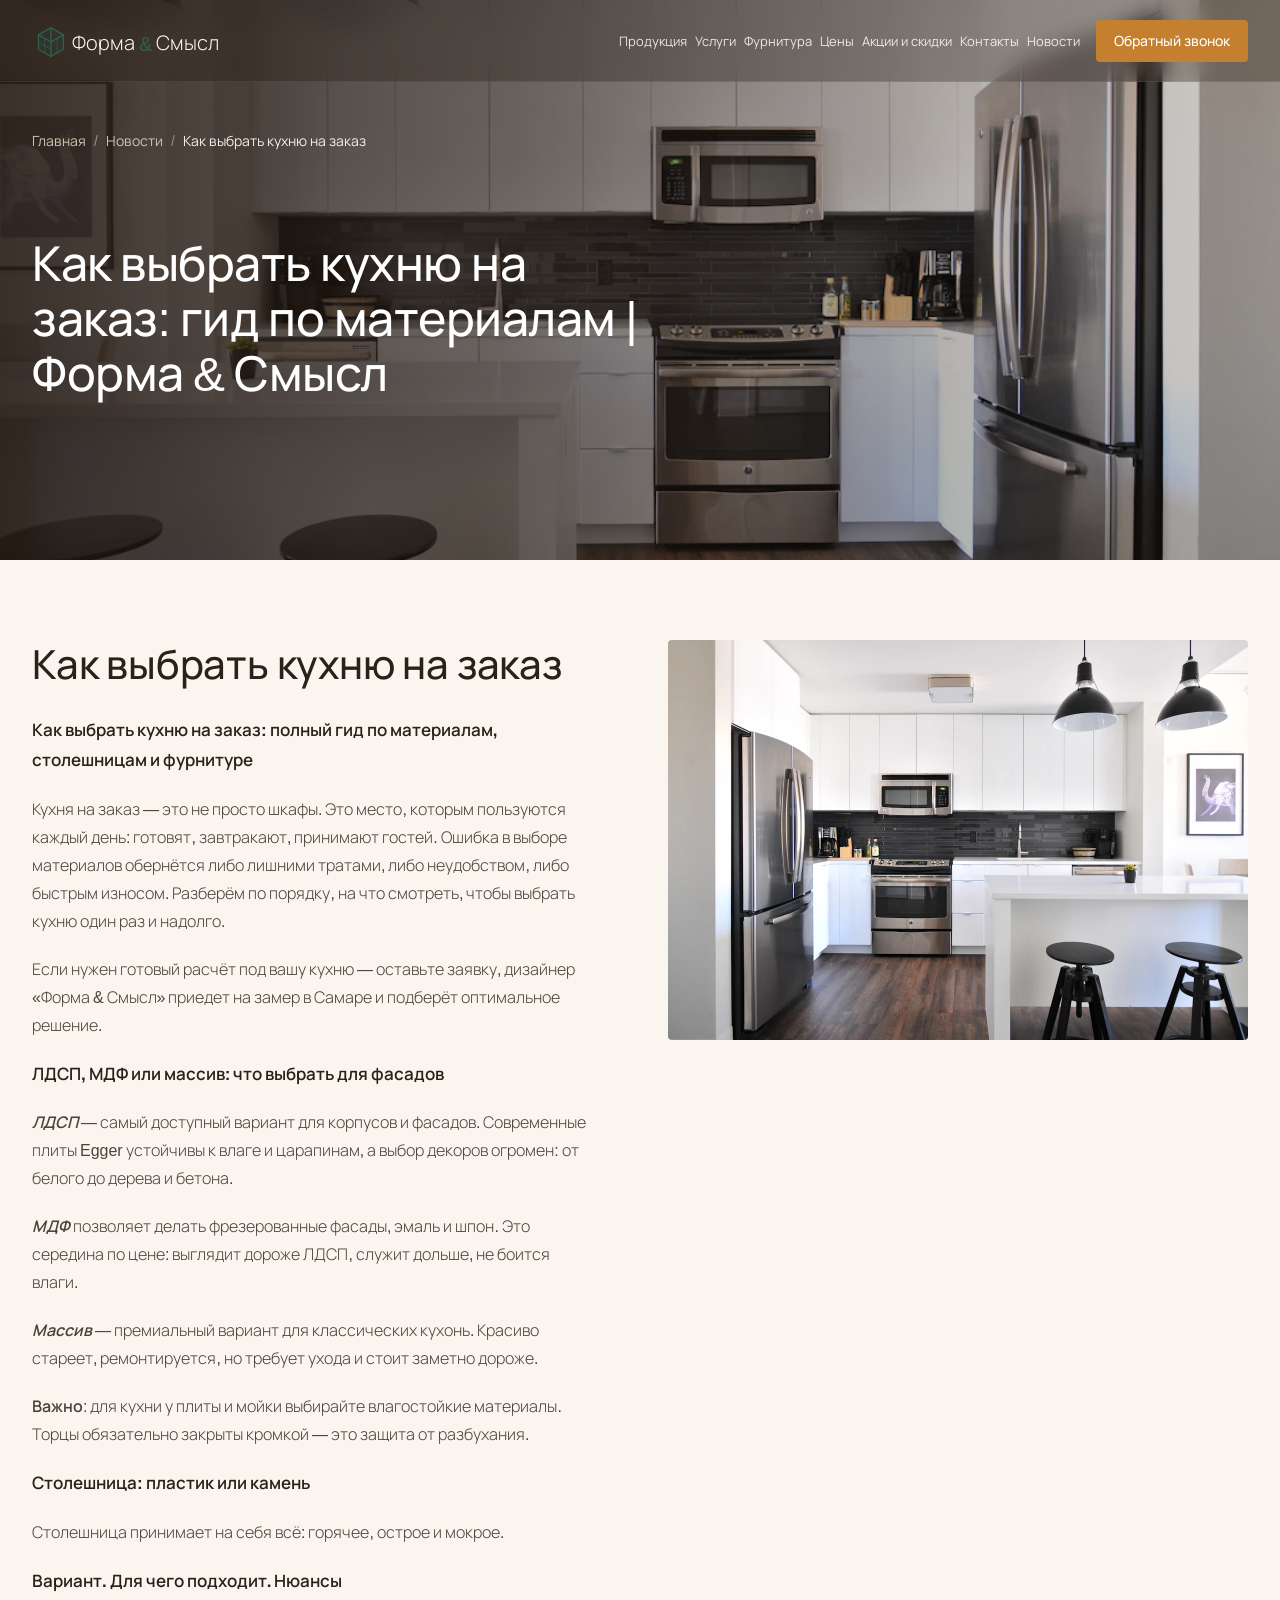
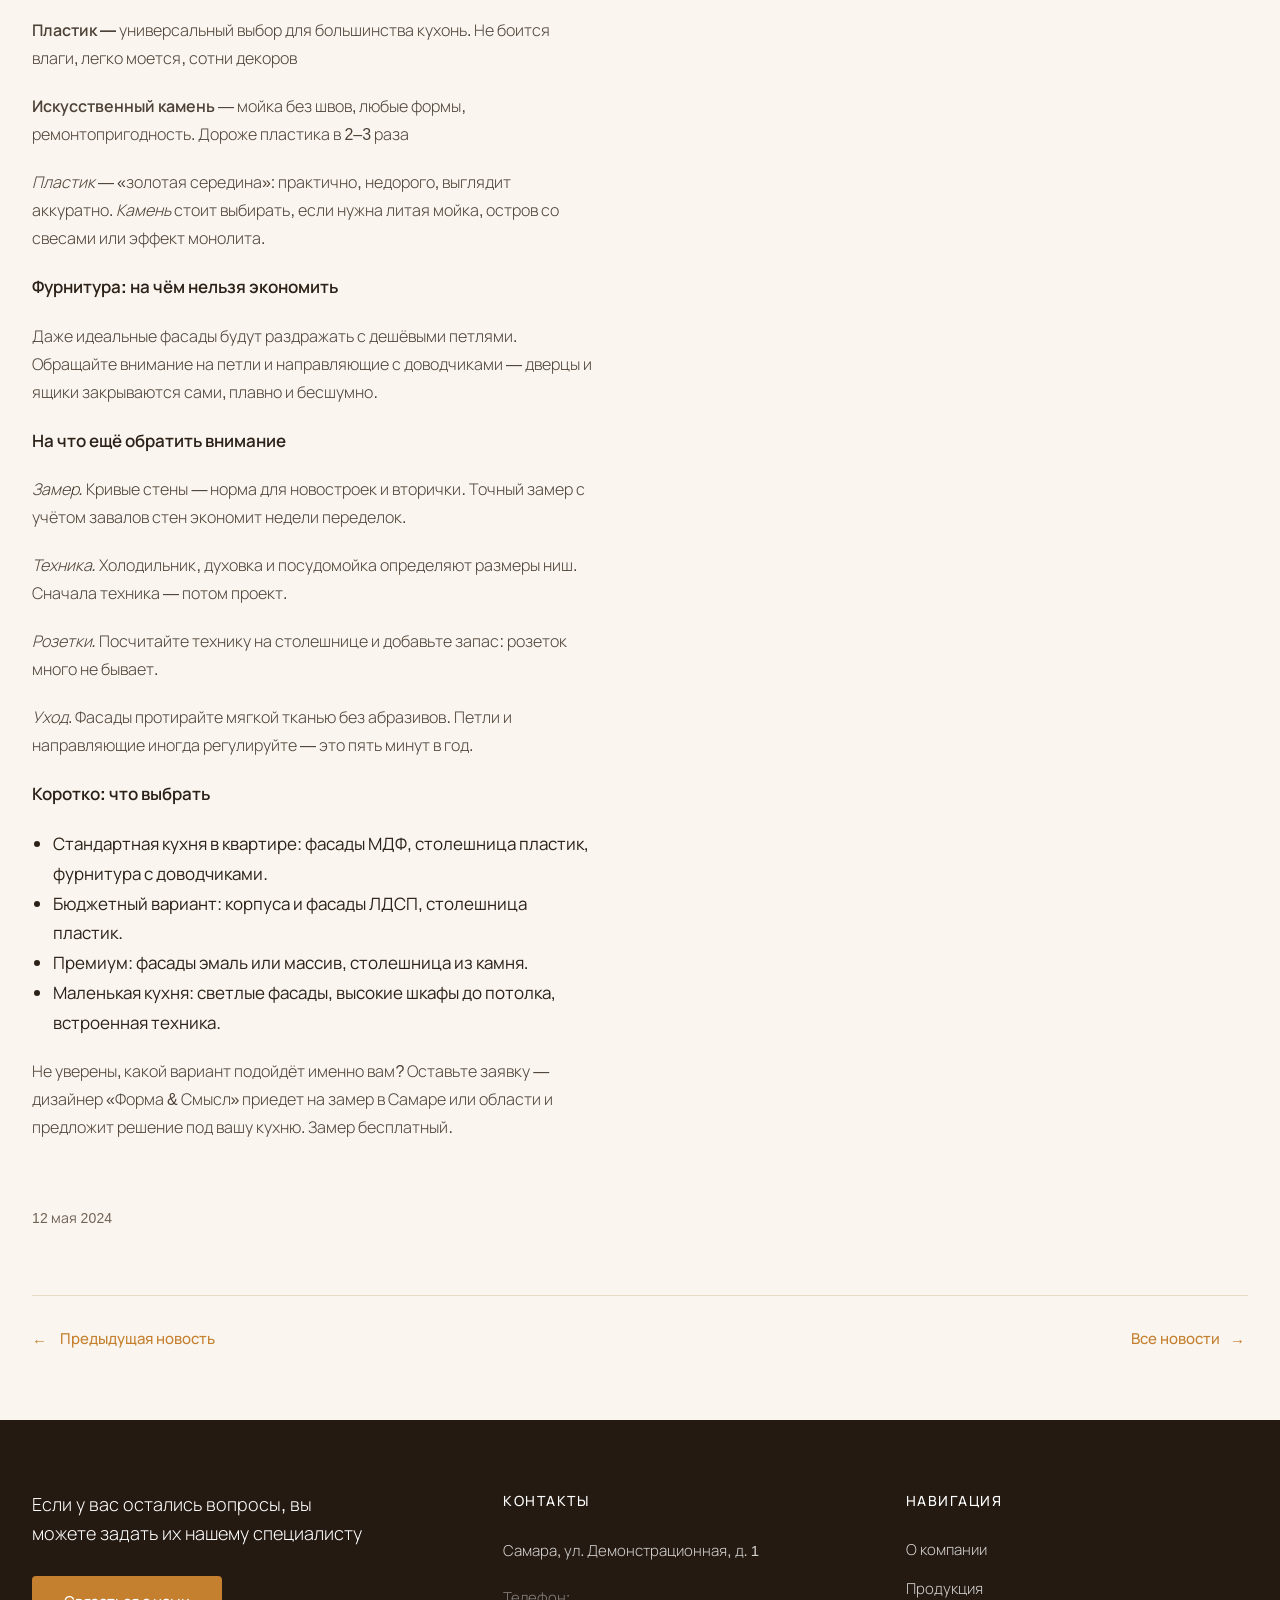
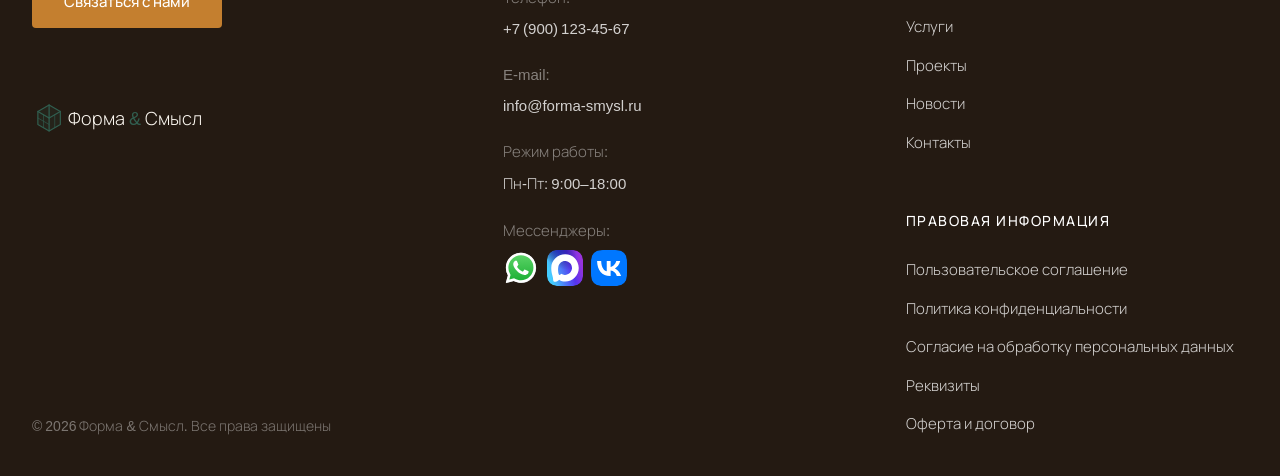
<file: article.html>
﻿<!doctype html>
<html lang="ru">
<head>
	<meta charset="UTF-8">
	<meta name="viewport" content="width=device-width, initial-scale=1">
	
<title>Как выбрать кухню на заказ — гид по материалам | Форма &amp; Смысл</title>
<meta name="description" content="ЛДСП, МДФ или массив: разбираем фасады, столешницы и фурнитуру для кухни на заказ. Гид от Форма &amp; Смысл."/>
<meta name="robots" content="index, follow, max-snippet:-1, max-video-preview:-1, max-image-preview:large"/>
<link rel="canonical" href="article.html" />
<meta property="article:section" content="Без рубрики" />

<link rel="alternate" type="application/rss+xml" title="Форма &amp; Смысл &raquo; Лента комментариев к &laquo;Как выбрать кухню на заказ&raquo;" href="news.html" />








<link rel='stylesheet' id='glass-css' href='assets/css/style.css' media='all' />
<link rel="icon" href="assets/img/icon.svg" sizes="192x192" />
<link rel="apple-touch-icon" href="assets/img/icon.svg" />
<meta name="msapplication-TileImage" content="assets/img/icon.svg" />
</head>
<body class="wp-singular post-template-default single single-post postid-839 single-format-standard wp-embed-responsive wp-theme-glass">

    
    <section class="page-hero page-hero--news page-hero--news-single" data-hero>
      
      <img
        class="page-hero__bg page-hero__bg--flipped"
        src="assets/img/statya-kuhnya-1200x800.webp"
        alt=""
        role="presentation"
        aria-hidden="true"
        decoding="async"
      />

      
      <div class="page-hero__overlay" aria-hidden="true"></div>

      <header class="header">
	<div class="header__container container">
		<a class="logo" href="index.html" aria-label="Форма &amp; Смысл — на главную">
							<svg class="logo__img" viewBox="24 18 390 80" role="presentation" aria-hidden="true" focusable="false"><g><g transform="translate(60, 60) scale(0.55)" stroke="#315f50" stroke-width="4.5" fill="none" stroke-linecap="round" stroke-linejoin="round"><path d="M 0 -50 L 43 -25 L 43 25 L 0 50 L -43 25 L -43 -25 Z" fill="#315f50" fill-opacity="0.14"/><path d="M 0 -50 L 0 50" /><path d="M 0 0 L 43 -25" /><path d="M 0 0 L -43 -25" /><path d="M -21.5 -12.5 L -21.5 37.5" stroke-width="2.5" /><path d="M 21.5 -12.5 L 21.5 37.5" stroke-width="2.5" /><path d="M -43 0 L 0 25" stroke-width="2.5" /></g><text x="100" y="61" text-anchor="start" class="brand-title" font-size="38" fill="#faf6ef">Форма <tspan fill="#315f50">&amp;</tspan> Смысл</text></g></svg>						
		</a>

		<nav class="nav" aria-label="Основная навигация">
			<ul class="nav__list"><li class="nav__item"><a href="catalog.html" class="nav__link">Продукция</a></li>
<li class="nav__item"><a href="services.html" class="nav__link">Услуги</a></li>
<li class="nav__item"><a href="hardware.html" class="nav__link">Фурнитура</a></li>
<li class="nav__item"><a href="prices.html" class="nav__link">Цены</a></li>
<li class="nav__item"><a href="promotions.html" class="nav__link">Акции и скидки</a></li>


<li class="nav__item"><a href="contacts.html" class="nav__link">Контакты</a></li>
<li class="nav__item"><a href="news.html" class="nav__link">Новости</a></li>
</ul>		</nav>

		<div class="header__actions">
			<a class="btn header__write" href="contacts.html#request">Написать нам</a>
			<button class="btn btn--gold header__cta" type="button" data-modal-open="callback">Обратный звонок</button>
			<a class="header__phone" href="tel:+79001234567">+7 (900) 123-45-67</a>
			<button class="burger" type="button" data-burger aria-controls="mobile-menu" aria-expanded="false" aria-label="Открыть меню">
				<svg class="burger__icon burger__icon--open" viewBox="0 0 24 24" fill="none" aria-hidden="true">
					<path d="M3 6h18M3 12h18M3 18h18" stroke="currentColor" stroke-width="1.8" stroke-linecap="round"/>
				</svg>
				<svg class="burger__icon burger__icon--close" viewBox="0 0 24 24" fill="none" aria-hidden="true">
					<path d="M6 6l12 12M18 6L6 18" stroke="currentColor" stroke-width="1.8" stroke-linecap="round"/>
				</svg>
			</button>
		</div>
	</div>
</header>

<div class="mobile-menu" id="mobile-menu" data-mobile-menu hidden>
	<nav class="mobile-menu__nav" aria-label="Мобильная навигация">
		<ul class="mobile-menu__list"><li class="menu-item-has-children mobile-menu__item"><a href="catalog.html" class="mobile-menu__link">Продукция</a>
<ul class="sub-menu">
	<li class="mobile-menu__item"><a href="product.html" class="mobile-menu__link">Кухни на заказ</a></li>
	<li class="mobile-menu__item"><a href="catalog.html" class="mobile-menu__link">Шкафы-купе на заказ</a></li>
	<li class="mobile-menu__item"><a href="catalog.html" class="mobile-menu__link">Офисная мебель</a></li>
</ul>
</li>
	<li class="menu-item-has-children mobile-menu__item"><a href="services.html" class="mobile-menu__link">Услуги</a>
<ul class="sub-menu">
	<li class="mobile-menu__item"><a href="service.html" class="mobile-menu__link">Замер и дизайн-проект</a></li>
	<li class="mobile-menu__item"><a href="services.html" class="mobile-menu__link">Дизайн-проект</a></li>
	<li class="mobile-menu__item"><a href="services.html" class="mobile-menu__link">Доставка и сборка</a></li>
</ul>
</li>
	<li class="menu-item-has-children mobile-menu__item"><a href="hardware.html" class="mobile-menu__link">Фурнитура</a>
<ul class="sub-menu">
	<li class="mobile-menu__item"><a href="hardware-item.html" class="mobile-menu__link">Петли с доводчиками</a></li>
	<li class="mobile-menu__item"><a href="hardware.html" class="mobile-menu__link">Ручки мебельные</a></li>
	<li class="mobile-menu__item"><a href="hardware.html" class="mobile-menu__link">Направляющие для ящиков</a></li>
</ul>
</li>
	<li class="mobile-menu__item"><a href="prices.html" class="mobile-menu__link">Цены</a></li>
	<li class="mobile-menu__item"><a href="promotions.html" class="mobile-menu__link">Акции и скидки</a></li>
	<li class="mobile-menu__item"><a href="contacts.html" class="mobile-menu__link">Контакты</a></li>
	<li class="mobile-menu__item"><a href="news.html" class="mobile-menu__link">Новости</a></li>
</ul>
	</nav>
	<div class="mobile-menu__footer">
		<a class="mobile-menu__phone" href="tel:+79001234567">+7 (900) 123-45-67</a>
		<nav class="social-links social-links--mobile" aria-label="Мессенджеры">
					<a class="social-links__item social-links__item--whatsapp" href="https://wa.me/79001234567" target="_blank" rel="noopener noreferrer" aria-label="WhatsApp">
			<img class="social-links__icon" src="assets/img/icons/whatsapp.svg" alt="" width="36" height="36" decoding="async">
			<span class="social-links__label">WhatsApp</span>
		</a>
					<a class="social-links__item social-links__item--max" href="https://max.ru/" target="_blank" rel="noopener noreferrer" aria-label="MAX">
			<img class="social-links__icon" src="assets/img/icons/max.svg" alt="" width="36" height="36" decoding="async">
			<span class="social-links__label">MAX</span>
		</a>
					<a class="social-links__item social-links__item--vk" href="https://vk.ru/club123456789" target="_blank" rel="noopener noreferrer" aria-label="ВКонтакте">
			<img class="social-links__icon" src="assets/img/icons/vk.svg" alt="" width="36" height="36" decoding="async">
			<span class="social-links__label">ВКонтакте</span>
		</a>
	</nav>
		<div class="mobile-menu__footer-actions">
			<button class="btn btn--gold mobile-menu__cta" type="button" data-modal-open="callback">Обратный звонок</button>
			<a class="btn mobile-menu__request" href="contacts.html#request">Написать нам</a>
		</div>
	</div>
</div>


      <div class="page-hero__container container">
        
        <nav class="breadcrumbs" aria-label="Хлебные крошки">
          <ol class="breadcrumbs__list">
            <li class="breadcrumbs__item">
              <a class="breadcrumbs__link" href="index.html">Главная</a>
            </li>
            <li class="breadcrumbs__item">
              <a class="breadcrumbs__link" href="news.html">Новости</a>
            </li>
            <li
              class="breadcrumbs__item breadcrumbs__item--current"
              aria-current="page"
            >
              Как выбрать кухню на заказ
            </li>
          </ol>
        </nav>

        <div class="page-hero__content">
          <h1 class="page-hero__title page-hero__title--single">Как выбрать кухню на заказ: гид по материалам | Форма &amp; Смысл</h1>
        </div>
      </div>
    </section><main>

    
    <section class="news-single" data-reveal-root>
      <div class="news-single__container container">
        <article class="news-single__grid">
          
          <div class="news-single__body entry-content">
            <h2 class="news-single__title" data-reveal="title">Как выбрать кухню на заказ</h2>

            <div class="news-single__text" data-reveal="title"><h4><strong>Как выбрать кухню на заказ: полный гид по материалам, столешницам и фурнитуре</strong></h4>
<p>Кухня на заказ — это не просто шкафы. Это место, которым пользуются каждый день: готовят, завтракают, принимают гостей. Ошибка в выборе материалов обернётся либо лишними тратами, либо неудобством, либо быстрым износом. Разберём по порядку, на что смотреть, чтобы выбрать кухню один раз и надолго.</p>
<p>Если нужен готовый расчёт под вашу кухню — оставьте заявку, дизайнер «Форма &amp; Смысл» приедет на замер в Самаре и подберёт оптимальное решение.</p>
<h4><strong>ЛДСП, МДФ или массив: что выбрать для фасадов</strong></h4>
<p><strong><em>ЛДСП</em></strong> — самый доступный вариант для корпусов и фасадов. Современные плиты Egger устойчивы к влаге и царапинам, а выбор декоров огромен: от белого до дерева и бетона.</p>
<p><strong><em>МДФ</em></strong> позволяет делать фрезерованные фасады, эмаль и шпон. Это середина по цене: выглядит дороже ЛДСП, служит дольше, не боится влаги.</p>
<p><strong><em>Массив</em></strong> — премиальный вариант для классических кухонь. Красиво стареет, ремонтируется, но требует ухода и стоит заметно дороже.</p>
<p><strong>Важно</strong>: для кухни у плиты и мойки выбирайте влагостойкие материалы. Торцы обязательно закрыты кромкой — это защита от разбухания.</p>
<h4>Столешница: пластик или камень</h4>
<p>Столешница принимает на себя всё: горячее, острое и мокрое.</p>
<h4>Вариант. Для чего подходит. Нюансы</h4>
<p><strong>Пластик &#8212;</strong> универсальный выбор для большинства кухонь. Не боится влаги, легко моется, сотни декоров</p>
<p><strong>Искусственный камень</strong> &#8212; мойка без швов, любые формы, ремонтопригодность. Дороже пластика в 2–3 раза</p>
<p><em>Пластик</em> — «золотая середина»: практично, недорого, выглядит аккуратно. <em>Камень</em> стоит выбирать, если нужна литая мойка, остров со свесами или эффект монолита.</p>
<h4>Фурнитура: на чём нельзя экономить</h4>
<p>Даже идеальные фасады будут раздражать с дешёвыми петлями. Обращайте внимание на петли и направляющие с доводчиками — дверцы и ящики закрываются сами, плавно и бесшумно.</p>
<h4>На что ещё обратить внимание</h4>
<p><em>Замер.</em> Кривые стены — норма для новостроек и вторички. Точный замер с учётом завалов стен экономит недели переделок.</p>
<p><em>Техника.</em> Холодильник, духовка и посудомойка определяют размеры ниш. Сначала техника — потом проект.</p>
<p><em>Розетки.</em> Посчитайте технику на столешнице и добавьте запас: розеток много не бывает.</p>
<p><em>Уход</em>. Фасады протирайте мягкой тканью без абразивов. Петли и направляющие иногда регулируйте — это пять минут в год.</p>
<h4>Коротко: что выбрать</h4>
<ul>
<li>Стандартная кухня в квартире: фасады МДФ, столешница пластик, фурнитура с доводчиками.</li>
<li>Бюджетный вариант: корпуса и фасады ЛДСП, столешница пластик.</li>
<li>Премиум: фасады эмаль или массив, столешница из камня.</li>
<li>Маленькая кухня: светлые фасады, высокие шкафы до потолка, встроенная техника.</li>
</ul>
<p>Не уверены, какой вариант подойдёт именно вам? Оставьте заявку — дизайнер «Форма &amp; Смысл» приедет на замер в Самаре или области и предложит решение под вашу кухню. Замер бесплатный.</p>
<p>&nbsp;</p>
</div>


            <time
              class="news-single__date"
              datetime="2024-05-12"
              data-reveal="title"
              >12 мая 2024</time
            >
          </div>

          
          <figure class="news-single__media" data-reveal="image">
            <img
              class="news-single__img"
              src="assets/img/statya-kuhnya-1200x800.webp"
              alt="Светлая кухня на заказ"
              loading="lazy"
              decoding="async"
            />
          </figure>
        </article>

        
        <nav class="news-nav" aria-label="Навигация между публикациями"><a class="news-nav__link news-nav__link--prev" href="news.html"><span class="news-nav__arrow" aria-hidden="true">←</span><span class="news-nav__text">Предыдущая новость</span></a><a class="news-nav__link news-nav__link--next" href="news.html"><span class="news-nav__text">Все новости</span><span class="news-nav__arrow" aria-hidden="true">→</span></a></nav>
      </div>
    </section>

    </main><footer class="footer" data-reveal-root>
	<div class="footer__container container">
		<div class="footer__grid">
			<div class="footer__col footer__col--brand">
				<p class="footer__cta-text" data-reveal="title">Если у вас остались вопросы, вы<br>можете задать их нашему специалисту</p>
				<a class="btn btn--gold footer__cta-btn" href="contacts.html#request" data-reveal="title">Связаться с нами</a>

				<a class="footer__logo" href="index.html" aria-label="На главную" data-reveal="title">
											<svg class="footer__logo-img" viewBox="24 18 390 80" role="presentation" aria-hidden="true" focusable="false"><g><g transform="translate(60, 60) scale(0.55)" stroke="#315f50" stroke-width="4.5" fill="none" stroke-linecap="round" stroke-linejoin="round"><path d="M 0 -50 L 43 -25 L 43 25 L 0 50 L -43 25 L -43 -25 Z" fill="#315f50" fill-opacity="0.14"/><path d="M 0 -50 L 0 50" /><path d="M 0 0 L 43 -25" /><path d="M 0 0 L -43 -25" /><path d="M -21.5 -12.5 L -21.5 37.5" stroke-width="2.5" /><path d="M 21.5 -12.5 L 21.5 37.5" stroke-width="2.5" /><path d="M -43 0 L 0 25" stroke-width="2.5" /></g><text x="100" y="61" text-anchor="start" class="brand-title" font-size="38" fill="#faf6ef">Форма <tspan fill="#315f50">&amp;</tspan> Смысл</text></g></svg>										
				</a>

				<p class="footer__copy">© 2026 Форма &amp; Смысл. Все права защищены</p>
			</div>

			<div class="footer__col footer__col--contacts">
				<h2 class="footer__heading">Контакты</h2>
				<div class="footer__block">
					<p class="footer__text">Самара, ул. Демонстрационная, д. 1</p>
									</div>
				<div class="footer__block">
					<p class="footer__label-sm">Телефон:</p>
					<a class="footer__link" href="tel:+79001234567">+7 (900) 123-45-67</a>
				</div>
				<div class="footer__block">
					<p class="footer__label-sm">E-mail:</p>
					<a class="footer__link" href="mailto:info@forma-smysl.ru">info@forma-smysl.ru</a>
				</div>
				<div class="footer__block">
					<p class="footer__label-sm">Режим работы:</p>
					<p class="footer__text">Пн-Пт: 9:00–18:00</p>
				</div>
				<div class="footer__block">
					<p class="footer__label-sm">Мессенджеры:</p>
					<nav class="social-links social-links--footer" aria-label="Мессенджеры">
					<a class="social-links__item social-links__item--whatsapp" href="https://wa.me/79001234567" target="_blank" rel="noopener noreferrer" aria-label="WhatsApp">
			<img class="social-links__icon" src="assets/img/icons/whatsapp.svg" alt="" width="36" height="36" decoding="async">
			<span class="social-links__label">WhatsApp</span>
		</a>
					<a class="social-links__item social-links__item--max" href="https://max.ru/" target="_blank" rel="noopener noreferrer" aria-label="MAX">
			<img class="social-links__icon" src="assets/img/icons/max.svg" alt="" width="36" height="36" decoding="async">
			<span class="social-links__label">MAX</span>
		</a>
					<a class="social-links__item social-links__item--vk" href="https://vk.ru/club123456789" target="_blank" rel="noopener noreferrer" aria-label="ВКонтакте">
			<img class="social-links__icon" src="assets/img/icons/vk.svg" alt="" width="36" height="36" decoding="async">
			<span class="social-links__label">ВКонтакте</span>
		</a>
	</nav>
									</div>
									<div class="footer__block">
					</div>
							</div>

			<div class="footer__col footer__col--nav">
				<h2 class="footer__heading">Навигация</h2>
				<nav class="footer__nav" aria-label="Навигация в подвале">
					<ul class="footer__list"><li><a href="news.html" class="footer__link">О компании</a></li>
<li><a href="catalog.html" class="footer__link">Продукция</a></li>
<li><a href="services.html" class="footer__link">Услуги</a></li>
<li><a href="index.html#projects" class="footer__link">Проекты</a></li>
<li><a href="news.html" class="footer__link">Новости</a></li>
<li><a href="contacts.html" class="footer__link">Контакты</a></li>
</ul>				</nav>

				<h2 class="footer__heading footer__heading--legal">Правовая информация</h2>
				<nav class="footer__nav" aria-label="Правовая информация">
					<ul class="footer__list"><li><a href="#" class="footer__link">Пользовательское соглашение</a></li>
<li><a rel="privacy-policy" href="#" class="footer__link">Политика конфиденциальности</a></li>
<li><a href="#" class="footer__link">Согласие на обработку персональных данных</a></li>
<li><a href="#" class="footer__link">Реквизиты</a></li>
<li><a href="#" class="footer__link">Оферта и договор</a></li>
</ul>				</nav>
			</div>
		</div>
	</div>
</footer>

<div class="fixed-actions" data-fixed-actions>
	<div class="fixed-actions__row fixed-actions__row--info">
		<div class="fixed-actions__message">
			<span class="fixed-actions__eyebrow">Перезвоним</span>
			<strong class="fixed-actions__time">за 20 секунд</strong>
		</div>
		<a class="fixed-actions__phone" href="tel:+79001234567">+7 (900) 123-45-67</a>
		<nav class="social-links social-links--fixed" aria-label="Мессенджеры">
					<a class="social-links__item social-links__item--whatsapp" href="https://wa.me/79001234567" target="_blank" rel="noopener noreferrer" aria-label="WhatsApp">
			<img class="social-links__icon" src="assets/img/icons/whatsapp.svg" alt="" width="36" height="36" decoding="async">
			<span class="social-links__label">WhatsApp</span>
		</a>
					<a class="social-links__item social-links__item--max" href="https://max.ru/" target="_blank" rel="noopener noreferrer" aria-label="MAX">
			<img class="social-links__icon" src="assets/img/icons/max.svg" alt="" width="36" height="36" decoding="async">
			<span class="social-links__label">MAX</span>
		</a>
					<a class="social-links__item social-links__item--vk" href="https://vk.ru/club123456789" target="_blank" rel="noopener noreferrer" aria-label="ВКонтакте">
			<img class="social-links__icon" src="assets/img/icons/vk.svg" alt="" width="36" height="36" decoding="async">
			<span class="social-links__label">ВКонтакте</span>
		</a>
	</nav>
	</div>
	<div class="fixed-actions__row fixed-actions__row--cta">
		<button class="fixed-actions__button fixed-actions__button--callback" type="button" data-modal-open="callback">Обратный звонок</button>
		<a class="fixed-actions__button fixed-actions__button--request" href="contacts.html#request">Отправить заявку</a>
	</div>
</div>

<div class="site-modal" data-modal="callback" hidden>
	<button class="site-modal__backdrop" type="button" data-modal-close aria-label="Закрыть окно"></button>
	<section class="site-modal__dialog" role="dialog" aria-modal="true" aria-labelledby="callback-modal-title">
		<button class="site-modal__close" type="button" data-modal-close aria-label="Закрыть">×</button>
		<p class="site-modal__label">Обратный звонок</p>
		<h2 class="site-modal__title" id="callback-modal-title">Перезвоним и обсудим задачу</h2>
		<p class="site-modal__text">Оставьте номер — специалист свяжется с вами в рабочее время.</p>
			<form class="compact-lead-form" action="article.html" method="post">
		<input type="hidden" name="action" value="glass_lead">
		<input type="hidden" name="name" value="Обратный звонок">
		<input type="hidden" name="message" value="Запрос обратного звонка">
		<input type="hidden" name="lead_source" value="Обратный звонок">
		<input type="hidden" name="redirect_to" value="article.html">
				<label class="compact-lead-form__field">
			<span class="compact-lead-form__label">Телефон</span>
			<input class="compact-lead-form__input" type="tel" name="phone" autocomplete="tel" placeholder="+7 (___) ___-__-__" required>
		</label>
		<label class="lead-form__honeypot" aria-hidden="true">
			<span>Сайт</span>
			<input type="text" name="website" tabindex="-1" autocomplete="off">
		</label>
		<label class="compact-lead-form__consent">
			<input type="checkbox" name="consent" value="1" required>
			<span>Даю <a href="#" target="_blank" rel="noopener noreferrer">согласие на обработку персональных данных</a> и принимаю <a href="#" target="_blank" rel="noopener noreferrer">пользовательское соглашение</a></span>
		</label>
		<button class="btn btn--gold compact-lead-form__submit" type="submit">Отправить</button>
	</form>
		</section>
</div>


		<div class="cookie-bar" id="glass-cookie-bar" hidden role="region" aria-labelledby="glass-cookie-title" aria-describedby="glass-cookie-text">
			<div class="cookie-bar__copy">
				<p class="cookie-bar__title" id="glass-cookie-title">Файлы cookie</p>
				<p class="cookie-bar__text">
					Сайт ставит необходимые cookie, чтобы запомнить ваш выбор в этом окне.
					Аналитические cookie сервиса «Яндекс.Метрика» (включая вебвизор и карту кликов) включаем только после отдельного согласия.
					Отказ не мешает пользоваться сайтом и отправить заявку.
					Подробнее — в <a href="#">политике конфиденциальности</a>.
				</p>
			</div>
			<div class="cookie-bar__actions">
				<button class="btn cookie-bar__reject" type="button" data-cookie-reject>Только необходимые</button>
				<button class="btn btn--gold cookie-bar__accept" type="button" data-cookie-accept>Принять аналитику</button>
			</div>
		</div>
		<script src="assets/js/cookie.js" defer></script>
		
<script defer src="assets/js/main.js"></script>


</body>
</html>
</file>
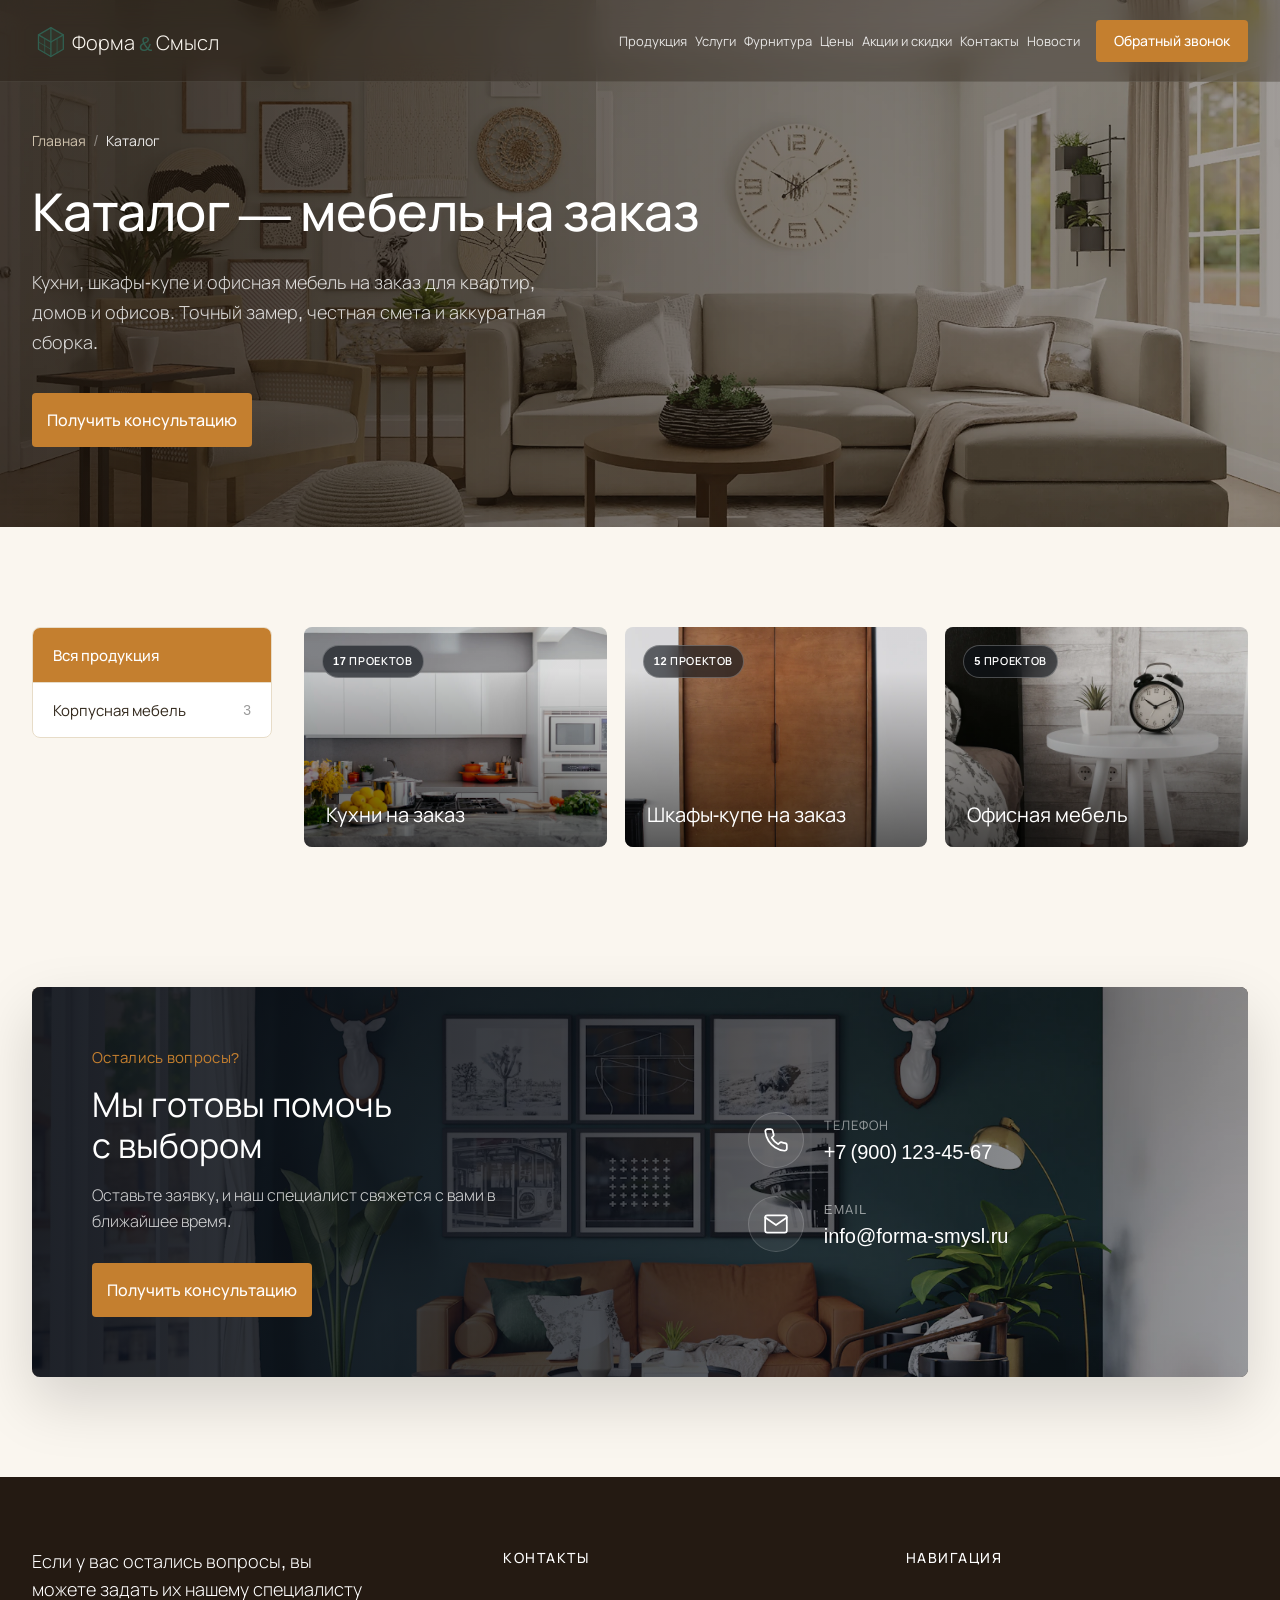
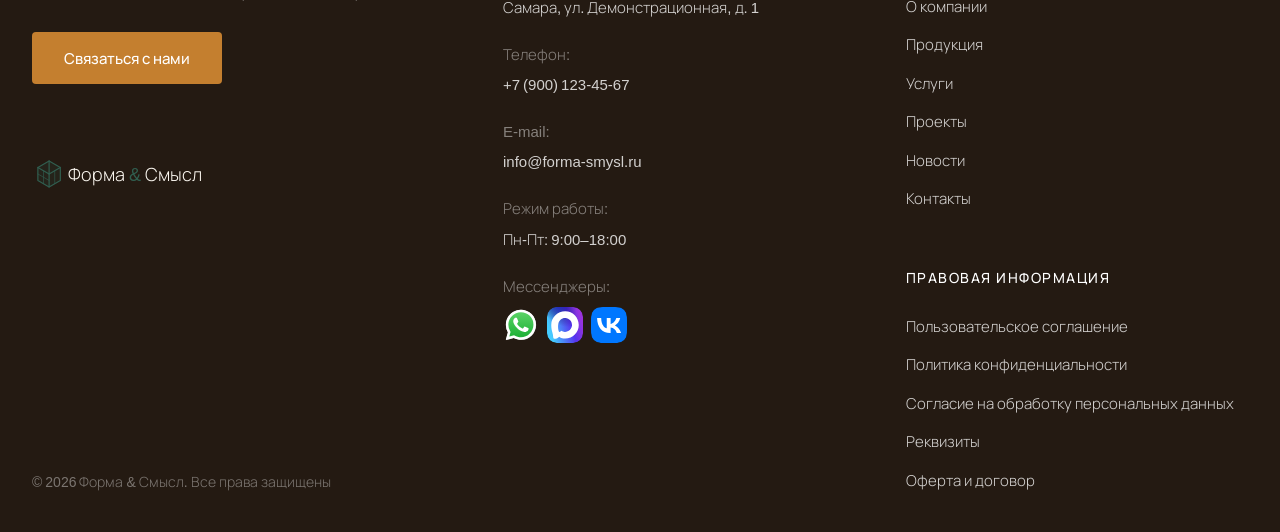
<file: catalog.html>
﻿<!doctype html>
<html lang="ru">
<head>
	<meta charset="UTF-8">
	<meta name="viewport" content="width=device-width, initial-scale=1">
	
<title>Каталог мебели на заказ — Форма &amp; Смысл, Самара</title>
<meta name="description" content="Каталог мебели на заказ: кухни, шкафы-купе, офисная мебель и фурнитура. Расчёт после замера."/>
<meta name="robots" content="index, follow, max-snippet:-1, max-video-preview:-1, max-image-preview:large"/>
<link rel="canonical" href="catalog.html" />









<link rel='stylesheet' id='glass-css' href='assets/css/style.css' media='all' />
<link rel="icon" href="assets/img/icon.svg" sizes="192x192" />
<link rel="apple-touch-icon" href="assets/img/icon.svg" />
<meta name="msapplication-TileImage" content="assets/img/icon.svg" />
</head>
<body class="wp-singular page-template page-template-page-templates page-template-tpl-catalog page-template-page-templatestpl-catalog-php page page-id-7 wp-embed-responsive wp-theme-glass">

    
    <section class="page-hero" data-hero>
      
      <img
        class="page-hero__bg"
        src="assets/img/hero-katalog-1920x733.webp"
        alt=""
        role="presentation"
        aria-hidden="true"
        decoding="async"
      />

      
      <div class="page-hero__overlay" aria-hidden="true"></div>

      <header class="header">
	<div class="header__container container">
		<a class="logo" href="index.html" aria-label="Форма &amp; Смысл — на главную">
							<svg class="logo__img" viewBox="24 18 390 80" role="presentation" aria-hidden="true" focusable="false"><g><g transform="translate(60, 60) scale(0.55)" stroke="#315f50" stroke-width="4.5" fill="none" stroke-linecap="round" stroke-linejoin="round"><path d="M 0 -50 L 43 -25 L 43 25 L 0 50 L -43 25 L -43 -25 Z" fill="#315f50" fill-opacity="0.14"/><path d="M 0 -50 L 0 50" /><path d="M 0 0 L 43 -25" /><path d="M 0 0 L -43 -25" /><path d="M -21.5 -12.5 L -21.5 37.5" stroke-width="2.5" /><path d="M 21.5 -12.5 L 21.5 37.5" stroke-width="2.5" /><path d="M -43 0 L 0 25" stroke-width="2.5" /></g><text x="100" y="61" text-anchor="start" class="brand-title" font-size="38" fill="#faf6ef">Форма <tspan fill="#315f50">&amp;</tspan> Смысл</text></g></svg>						
		</a>

		<nav class="nav" aria-label="Основная навигация">
			<ul class="nav__list"><li class="nav__item"><a href="catalog.html" class="nav__link">Продукция</a></li>
<li class="nav__item"><a href="services.html" class="nav__link">Услуги</a></li>
<li class="nav__item"><a href="hardware.html" class="nav__link">Фурнитура</a></li>
<li class="nav__item"><a href="prices.html" class="nav__link">Цены</a></li>
<li class="nav__item"><a href="promotions.html" class="nav__link">Акции и скидки</a></li>


<li class="nav__item"><a href="contacts.html" class="nav__link">Контакты</a></li>
<li class="nav__item"><a href="news.html" class="nav__link">Новости</a></li>
</ul>		</nav>

		<div class="header__actions">
			<a class="btn header__write" href="contacts.html#request">Написать нам</a>
			<button class="btn btn--gold header__cta" type="button" data-modal-open="callback">Обратный звонок</button>
			<a class="header__phone" href="tel:+79001234567">+7 (900) 123-45-67</a>
			<button class="burger" type="button" data-burger aria-controls="mobile-menu" aria-expanded="false" aria-label="Открыть меню">
				<svg class="burger__icon burger__icon--open" viewBox="0 0 24 24" fill="none" aria-hidden="true">
					<path d="M3 6h18M3 12h18M3 18h18" stroke="currentColor" stroke-width="1.8" stroke-linecap="round"/>
				</svg>
				<svg class="burger__icon burger__icon--close" viewBox="0 0 24 24" fill="none" aria-hidden="true">
					<path d="M6 6l12 12M18 6L6 18" stroke="currentColor" stroke-width="1.8" stroke-linecap="round"/>
				</svg>
			</button>
		</div>
	</div>
</header>

<div class="mobile-menu" id="mobile-menu" data-mobile-menu hidden>
	<nav class="mobile-menu__nav" aria-label="Мобильная навигация">
		<ul class="mobile-menu__list"><li class="menu-item-has-children mobile-menu__item"><a href="catalog.html" class="mobile-menu__link">Продукция</a>
<ul class="sub-menu">
	<li class="mobile-menu__item"><a href="product.html" class="mobile-menu__link">Кухни на заказ</a></li>
	<li class="mobile-menu__item"><a href="catalog.html" class="mobile-menu__link">Шкафы-купе на заказ</a></li>
	<li class="mobile-menu__item"><a href="catalog.html" class="mobile-menu__link">Офисная мебель</a></li>
</ul>
</li>
	<li class="menu-item-has-children mobile-menu__item"><a href="services.html" class="mobile-menu__link">Услуги</a>
<ul class="sub-menu">
	<li class="mobile-menu__item"><a href="service.html" class="mobile-menu__link">Замер и дизайн-проект</a></li>
	<li class="mobile-menu__item"><a href="services.html" class="mobile-menu__link">Дизайн-проект</a></li>
	<li class="mobile-menu__item"><a href="services.html" class="mobile-menu__link">Доставка и сборка</a></li>
</ul>
</li>
	<li class="menu-item-has-children mobile-menu__item"><a href="hardware.html" class="mobile-menu__link">Фурнитура</a>
<ul class="sub-menu">
	<li class="mobile-menu__item"><a href="hardware-item.html" class="mobile-menu__link">Петли с доводчиками</a></li>
	<li class="mobile-menu__item"><a href="hardware.html" class="mobile-menu__link">Ручки мебельные</a></li>
	<li class="mobile-menu__item"><a href="hardware.html" class="mobile-menu__link">Направляющие для ящиков</a></li>
</ul>
</li>
	<li class="mobile-menu__item"><a href="prices.html" class="mobile-menu__link">Цены</a></li>
	<li class="mobile-menu__item"><a href="promotions.html" class="mobile-menu__link">Акции и скидки</a></li>
	<li class="mobile-menu__item"><a href="contacts.html" class="mobile-menu__link">Контакты</a></li>
	<li class="mobile-menu__item"><a href="news.html" class="mobile-menu__link">Новости</a></li>
</ul>
	</nav>
	<div class="mobile-menu__footer">
		<a class="mobile-menu__phone" href="tel:+79001234567">+7 (900) 123-45-67</a>
		<nav class="social-links social-links--mobile" aria-label="Мессенджеры">
					<a class="social-links__item social-links__item--whatsapp" href="https://wa.me/79001234567" target="_blank" rel="noopener noreferrer" aria-label="WhatsApp">
			<img class="social-links__icon" src="assets/img/icons/whatsapp.svg" alt="" width="36" height="36" decoding="async">
			<span class="social-links__label">WhatsApp</span>
		</a>
					<a class="social-links__item social-links__item--max" href="https://max.ru/" target="_blank" rel="noopener noreferrer" aria-label="MAX">
			<img class="social-links__icon" src="assets/img/icons/max.svg" alt="" width="36" height="36" decoding="async">
			<span class="social-links__label">MAX</span>
		</a>
					<a class="social-links__item social-links__item--vk" href="https://vk.ru/club123456789" target="_blank" rel="noopener noreferrer" aria-label="ВКонтакте">
			<img class="social-links__icon" src="assets/img/icons/vk.svg" alt="" width="36" height="36" decoding="async">
			<span class="social-links__label">ВКонтакте</span>
		</a>
	</nav>
		<div class="mobile-menu__footer-actions">
			<button class="btn btn--gold mobile-menu__cta" type="button" data-modal-open="callback">Обратный звонок</button>
			<a class="btn mobile-menu__request" href="contacts.html#request">Написать нам</a>
		</div>
	</div>
</div>


      <div class="page-hero__container container">
        
        <nav class="breadcrumbs" aria-label="Хлебные крошки">
          <ol class="breadcrumbs__list">
            <li class="breadcrumbs__item">
              <a class="breadcrumbs__link" href="index.html">Главная</a>
            </li>
            <li
              class="breadcrumbs__item breadcrumbs__item--current"
              aria-current="page"
            >
              Каталог
            </li>
          </ol>
        </nav>

        <div class="page-hero__content">
          <h1 class="page-hero__title">Каталог — мебель на заказ</h1>

          <p class="page-hero__desc">Кухни, шкафы-купе и офисная мебель на заказ для квартир, домов и офисов. Точный замер, честная смета и аккуратная сборка.</p>

          <a class="btn btn--gold btn--lg page-hero__btn" href="#consultation"
            >Получить консультацию</a
          >
        </div>
      </div>
    </section><main>

    	
	<section class="catalog" id="catalog" data-reveal-root>
		<div class="catalog__container container">
			<div class="catalog__grid">
				<aside class="catalog-filter" aria-label="Категории каталога">
					<h2 class="catalog-filter__title visually-hidden">Категории</h2>
					<ul class="catalog-filter__list">
						<li class="catalog-filter__item catalog-filter__item--active current-menu-item">
							<a class="catalog-filter__link" href="catalog.html#catalog" aria-current="page">
								<span class="catalog-filter__name">Вся продукция</span>
							</a>
						</li>
																													
																							
																							
																							<li class="catalog-filter__item ">
									<a class="catalog-filter__link" href="catalog.html?product_category=glazing#catalog" >
										<span class="catalog-filter__name">Корпусная мебель</span>
										<span class="catalog-filter__count">3</span>
									</a>
								</li>
																							
																							
																		</ul>
				</aside>
				<div class="catalog__grid-items">
												<a class="product-card" href="product.html" data-reveal="product">
					<img class="product-card__img" src="assets/img/kuhnya-01-768x512.webp" alt="Кухни на заказ" loading="lazy" decoding="async">
				<span class="product-card__overlay" aria-hidden="true"></span>
					<span class="product-card__count">
				17 проектов			</span>
				<span class="product-card__name">Кухни на заказ</span>
	</a>
													<a class="product-card" href="catalog.html" data-reveal="product">
					<img class="product-card__img" src="assets/img/shkaf-card-768x512.webp" alt="Шкафы-купе на заказ" loading="lazy" decoding="async">
				<span class="product-card__overlay" aria-hidden="true"></span>
					<span class="product-card__count">
				12 проектов			</span>
				<span class="product-card__name">Шкафы-купе на заказ</span>
	</a>
													<a class="product-card" href="catalog.html" data-reveal="product">
					<img class="product-card__img" src="assets/img/ofis-01-768x512.webp" alt="Офисная мебель" loading="lazy" decoding="async">
				<span class="product-card__overlay" aria-hidden="true"></span>
					<span class="product-card__count">
				5 проектов			</span>
				<span class="product-card__name">Офисная мебель</span>
	</a>
													
													
													
													
													
													
													
													
													
													
													
													
													
													
													
													
													
													
													
													
															</div>
			</div>
		</div>
	</section>
	
    <section class="consult" id="consultation" data-reveal-root>
      <div class="consult__container container">
        <div class="consult__inner">
          
          <img
            class="consult__bg"
            src="assets/img/consult-bg-1600x900.webp"
            alt=""
            role="presentation"
            aria-hidden="true"
            loading="lazy"
            decoding="async"
          />
          <span class="consult__overlay" aria-hidden="true"></span>

          <div class="consult__grid">
            
            <div class="consult__content" data-reveal="title">
              <p class="consult__label">Остались вопросы?</p>
              <h2 class="consult__title">Мы готовы помочь<br />с выбором</h2>
              <p class="consult__desc">
                Оставьте заявку, и наш специалист свяжется с вами в ближайшее
                время.
              </p>
              <a
                class="btn btn--gold btn--lg consult__btn"
                href="contacts.html#request"
                >Получить консультацию</a
              >
            </div>

            
            <div class="consult__contacts" data-reveal="card">
              <div class="consult-contact">
                <span class="consult-contact__icon" aria-hidden="true">
                  <svg viewBox="0 0 24 24" fill="none">
                    <path
                      d="M22 16.92v3a2 2 0 0 1-2.18 2 19.86 19.86 0 0 1-8.63-3.07 19.5 19.5 0 0 1-6-6A19.86 19.86 0 0 1 2.12 4.18 2 2 0 0 1 4.11 2h3a2 2 0 0 1 2 1.72 12.7 12.7 0 0 0 .7 2.81 2 2 0 0 1-.45 2.11L8.1 9.9a16 16 0 0 0 6 6l1.26-1.26a2 2 0 0 1 2.11-.45 12.7 12.7 0 0 0 2.81.7A2 2 0 0 1 22 16.92z"
                      stroke="currentColor"
                      stroke-width="1.6"
                      stroke-linecap="round"
                      stroke-linejoin="round"
                    />
                  </svg>
                </span>
                <div class="consult-contact__body">
                  <p class="consult-contact__label">Телефон</p>
                  <a class="consult-contact__value" href="tel:+79001234567"
                    >+7 (900) 123-45-67</a
                  >
                </div>
              </div>

              <div class="consult-contact">
                <span class="consult-contact__icon" aria-hidden="true">
                  <svg viewBox="0 0 24 24" fill="none">
                    <path
                      d="M4 4h16c1.1 0 2 .9 2 2v12c0 1.1-.9 2-2 2H4c-1.1 0-2-.9-2-2V6c0-1.1.9-2 2-2z"
                      stroke="currentColor"
                      stroke-width="1.6"
                      stroke-linecap="round"
                      stroke-linejoin="round"
                    />
                    <path
                      d="M22 6l-10 7L2 6"
                      stroke="currentColor"
                      stroke-width="1.6"
                      stroke-linecap="round"
                      stroke-linejoin="round"
                    />
                  </svg>
                </span>
                <div class="consult-contact__body">
                  <p class="consult-contact__label">Email</p>
                  <a class="consult-contact__value" href="mailto:info@forma-smysl.ru">info@forma-smysl.ru</a>
                </div>
              </div>
            </div>
            
          </div>
          
        </div>
        
      </div>
      
    </section>

    </main><footer class="footer" data-reveal-root>
	<div class="footer__container container">
		<div class="footer__grid">
			<div class="footer__col footer__col--brand">
				<p class="footer__cta-text" data-reveal="title">Если у вас остались вопросы, вы<br>можете задать их нашему специалисту</p>
				<a class="btn btn--gold footer__cta-btn" href="contacts.html#request" data-reveal="title">Связаться с нами</a>

				<a class="footer__logo" href="index.html" aria-label="На главную" data-reveal="title">
											<svg class="footer__logo-img" viewBox="24 18 390 80" role="presentation" aria-hidden="true" focusable="false"><g><g transform="translate(60, 60) scale(0.55)" stroke="#315f50" stroke-width="4.5" fill="none" stroke-linecap="round" stroke-linejoin="round"><path d="M 0 -50 L 43 -25 L 43 25 L 0 50 L -43 25 L -43 -25 Z" fill="#315f50" fill-opacity="0.14"/><path d="M 0 -50 L 0 50" /><path d="M 0 0 L 43 -25" /><path d="M 0 0 L -43 -25" /><path d="M -21.5 -12.5 L -21.5 37.5" stroke-width="2.5" /><path d="M 21.5 -12.5 L 21.5 37.5" stroke-width="2.5" /><path d="M -43 0 L 0 25" stroke-width="2.5" /></g><text x="100" y="61" text-anchor="start" class="brand-title" font-size="38" fill="#faf6ef">Форма <tspan fill="#315f50">&amp;</tspan> Смысл</text></g></svg>										
				</a>

				<p class="footer__copy">© 2026 Форма &amp; Смысл. Все права защищены</p>
			</div>

			<div class="footer__col footer__col--contacts">
				<h2 class="footer__heading">Контакты</h2>
				<div class="footer__block">
					<p class="footer__text">Самара, ул. Демонстрационная, д. 1</p>
									</div>
				<div class="footer__block">
					<p class="footer__label-sm">Телефон:</p>
					<a class="footer__link" href="tel:+79001234567">+7 (900) 123-45-67</a>
				</div>
				<div class="footer__block">
					<p class="footer__label-sm">E-mail:</p>
					<a class="footer__link" href="mailto:info@forma-smysl.ru">info@forma-smysl.ru</a>
				</div>
				<div class="footer__block">
					<p class="footer__label-sm">Режим работы:</p>
					<p class="footer__text">Пн-Пт: 9:00–18:00</p>
				</div>
				<div class="footer__block">
					<p class="footer__label-sm">Мессенджеры:</p>
					<nav class="social-links social-links--footer" aria-label="Мессенджеры">
					<a class="social-links__item social-links__item--whatsapp" href="https://wa.me/79001234567" target="_blank" rel="noopener noreferrer" aria-label="WhatsApp">
			<img class="social-links__icon" src="assets/img/icons/whatsapp.svg" alt="" width="36" height="36" decoding="async">
			<span class="social-links__label">WhatsApp</span>
		</a>
					<a class="social-links__item social-links__item--max" href="https://max.ru/" target="_blank" rel="noopener noreferrer" aria-label="MAX">
			<img class="social-links__icon" src="assets/img/icons/max.svg" alt="" width="36" height="36" decoding="async">
			<span class="social-links__label">MAX</span>
		</a>
					<a class="social-links__item social-links__item--vk" href="https://vk.ru/club123456789" target="_blank" rel="noopener noreferrer" aria-label="ВКонтакте">
			<img class="social-links__icon" src="assets/img/icons/vk.svg" alt="" width="36" height="36" decoding="async">
			<span class="social-links__label">ВКонтакте</span>
		</a>
	</nav>
									</div>
									<div class="footer__block">
					</div>
							</div>

			<div class="footer__col footer__col--nav">
				<h2 class="footer__heading">Навигация</h2>
				<nav class="footer__nav" aria-label="Навигация в подвале">
					<ul class="footer__list"><li><a href="news.html" class="footer__link">О компании</a></li>
<li><a href="catalog.html" class="footer__link">Продукция</a></li>
<li><a href="services.html" class="footer__link">Услуги</a></li>
<li><a href="index.html#projects" class="footer__link">Проекты</a></li>
<li><a href="news.html" class="footer__link">Новости</a></li>
<li><a href="contacts.html" class="footer__link">Контакты</a></li>
</ul>				</nav>

				<h2 class="footer__heading footer__heading--legal">Правовая информация</h2>
				<nav class="footer__nav" aria-label="Правовая информация">
					<ul class="footer__list"><li><a href="#" class="footer__link">Пользовательское соглашение</a></li>
<li><a rel="privacy-policy" href="#" class="footer__link">Политика конфиденциальности</a></li>
<li><a href="#" class="footer__link">Согласие на обработку персональных данных</a></li>
<li><a href="#" class="footer__link">Реквизиты</a></li>
<li><a href="#" class="footer__link">Оферта и договор</a></li>
</ul>				</nav>
			</div>
		</div>
	</div>
</footer>

<div class="fixed-actions" data-fixed-actions>
	<div class="fixed-actions__row fixed-actions__row--info">
		<div class="fixed-actions__message">
			<span class="fixed-actions__eyebrow">Перезвоним</span>
			<strong class="fixed-actions__time">за 20 секунд</strong>
		</div>
		<a class="fixed-actions__phone" href="tel:+79001234567">+7 (900) 123-45-67</a>
		<nav class="social-links social-links--fixed" aria-label="Мессенджеры">
					<a class="social-links__item social-links__item--whatsapp" href="https://wa.me/79001234567" target="_blank" rel="noopener noreferrer" aria-label="WhatsApp">
			<img class="social-links__icon" src="assets/img/icons/whatsapp.svg" alt="" width="36" height="36" decoding="async">
			<span class="social-links__label">WhatsApp</span>
		</a>
					<a class="social-links__item social-links__item--max" href="https://max.ru/" target="_blank" rel="noopener noreferrer" aria-label="MAX">
			<img class="social-links__icon" src="assets/img/icons/max.svg" alt="" width="36" height="36" decoding="async">
			<span class="social-links__label">MAX</span>
		</a>
					<a class="social-links__item social-links__item--vk" href="https://vk.ru/club123456789" target="_blank" rel="noopener noreferrer" aria-label="ВКонтакте">
			<img class="social-links__icon" src="assets/img/icons/vk.svg" alt="" width="36" height="36" decoding="async">
			<span class="social-links__label">ВКонтакте</span>
		</a>
	</nav>
	</div>
	<div class="fixed-actions__row fixed-actions__row--cta">
		<button class="fixed-actions__button fixed-actions__button--callback" type="button" data-modal-open="callback">Обратный звонок</button>
		<a class="fixed-actions__button fixed-actions__button--request" href="contacts.html#request">Отправить заявку</a>
	</div>
</div>

<div class="site-modal" data-modal="callback" hidden>
	<button class="site-modal__backdrop" type="button" data-modal-close aria-label="Закрыть окно"></button>
	<section class="site-modal__dialog" role="dialog" aria-modal="true" aria-labelledby="callback-modal-title">
		<button class="site-modal__close" type="button" data-modal-close aria-label="Закрыть">×</button>
		<p class="site-modal__label">Обратный звонок</p>
		<h2 class="site-modal__title" id="callback-modal-title">Перезвоним и обсудим задачу</h2>
		<p class="site-modal__text">Оставьте номер — специалист свяжется с вами в рабочее время.</p>
			<form class="compact-lead-form" action="catalog.html" method="post">
		<input type="hidden" name="action" value="glass_lead">
		<input type="hidden" name="name" value="Обратный звонок">
		<input type="hidden" name="message" value="Запрос обратного звонка">
		<input type="hidden" name="lead_source" value="Обратный звонок">
		<input type="hidden" name="redirect_to" value="catalog.html">
				<label class="compact-lead-form__field">
			<span class="compact-lead-form__label">Телефон</span>
			<input class="compact-lead-form__input" type="tel" name="phone" autocomplete="tel" placeholder="+7 (___) ___-__-__" required>
		</label>
		<label class="lead-form__honeypot" aria-hidden="true">
			<span>Сайт</span>
			<input type="text" name="website" tabindex="-1" autocomplete="off">
		</label>
		<label class="compact-lead-form__consent">
			<input type="checkbox" name="consent" value="1" required>
			<span>Даю <a href="#" target="_blank" rel="noopener noreferrer">согласие на обработку персональных данных</a> и принимаю <a href="#" target="_blank" rel="noopener noreferrer">пользовательское соглашение</a></span>
		</label>
		<button class="btn btn--gold compact-lead-form__submit" type="submit">Отправить</button>
	</form>
		</section>
</div>


		<div class="cookie-bar" id="glass-cookie-bar" hidden role="region" aria-labelledby="glass-cookie-title" aria-describedby="glass-cookie-text">
			<div class="cookie-bar__copy">
				<p class="cookie-bar__title" id="glass-cookie-title">Файлы cookie</p>
				<p class="cookie-bar__text">
					Сайт ставит необходимые cookie, чтобы запомнить ваш выбор в этом окне.
					Аналитические cookie сервиса «Яндекс.Метрика» (включая вебвизор и карту кликов) включаем только после отдельного согласия.
					Отказ не мешает пользоваться сайтом и отправить заявку.
					Подробнее — в <a href="#">политике конфиденциальности</a>.
				</p>
			</div>
			<div class="cookie-bar__actions">
				<button class="btn cookie-bar__reject" type="button" data-cookie-reject>Только необходимые</button>
				<button class="btn btn--gold cookie-bar__accept" type="button" data-cookie-accept>Принять аналитику</button>
			</div>
		</div>
		<script src="assets/js/cookie.js" defer></script>
		
<script defer src="assets/js/main.js"></script>


</body>
</html>
</file>
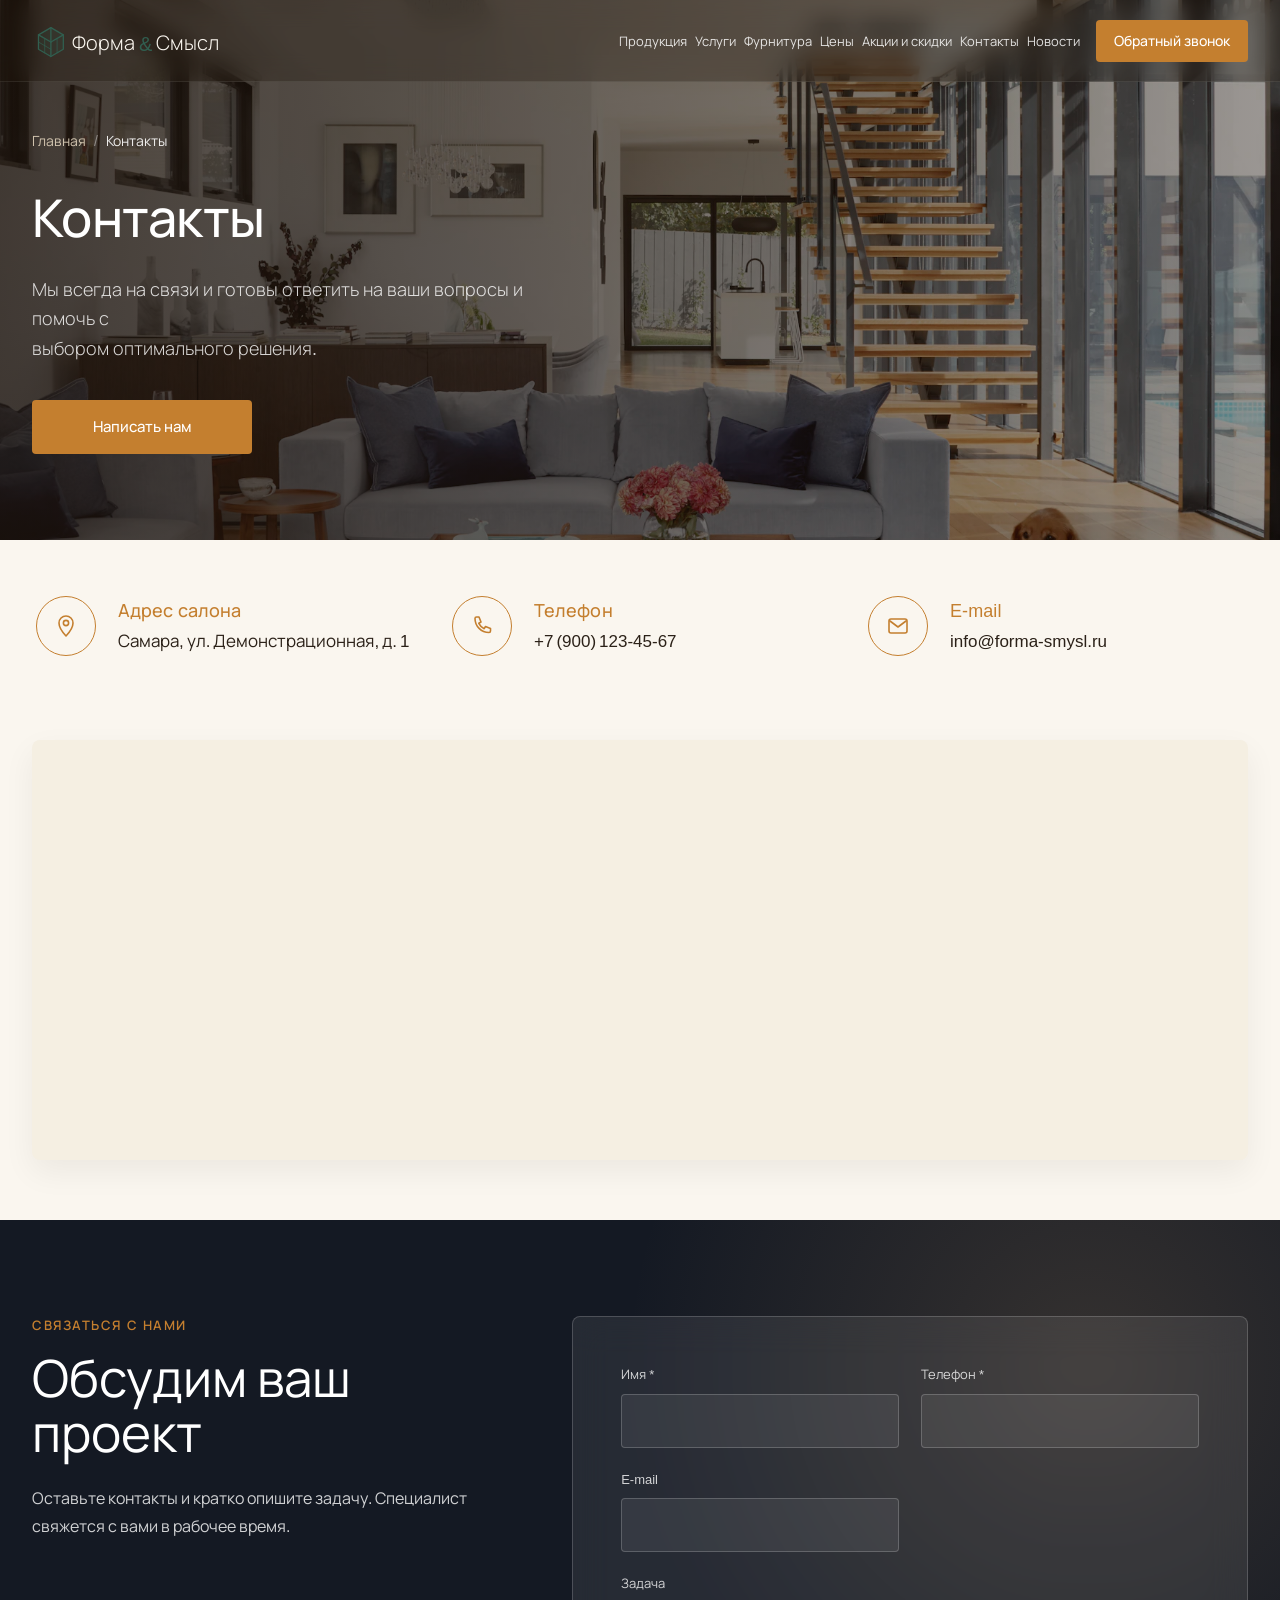
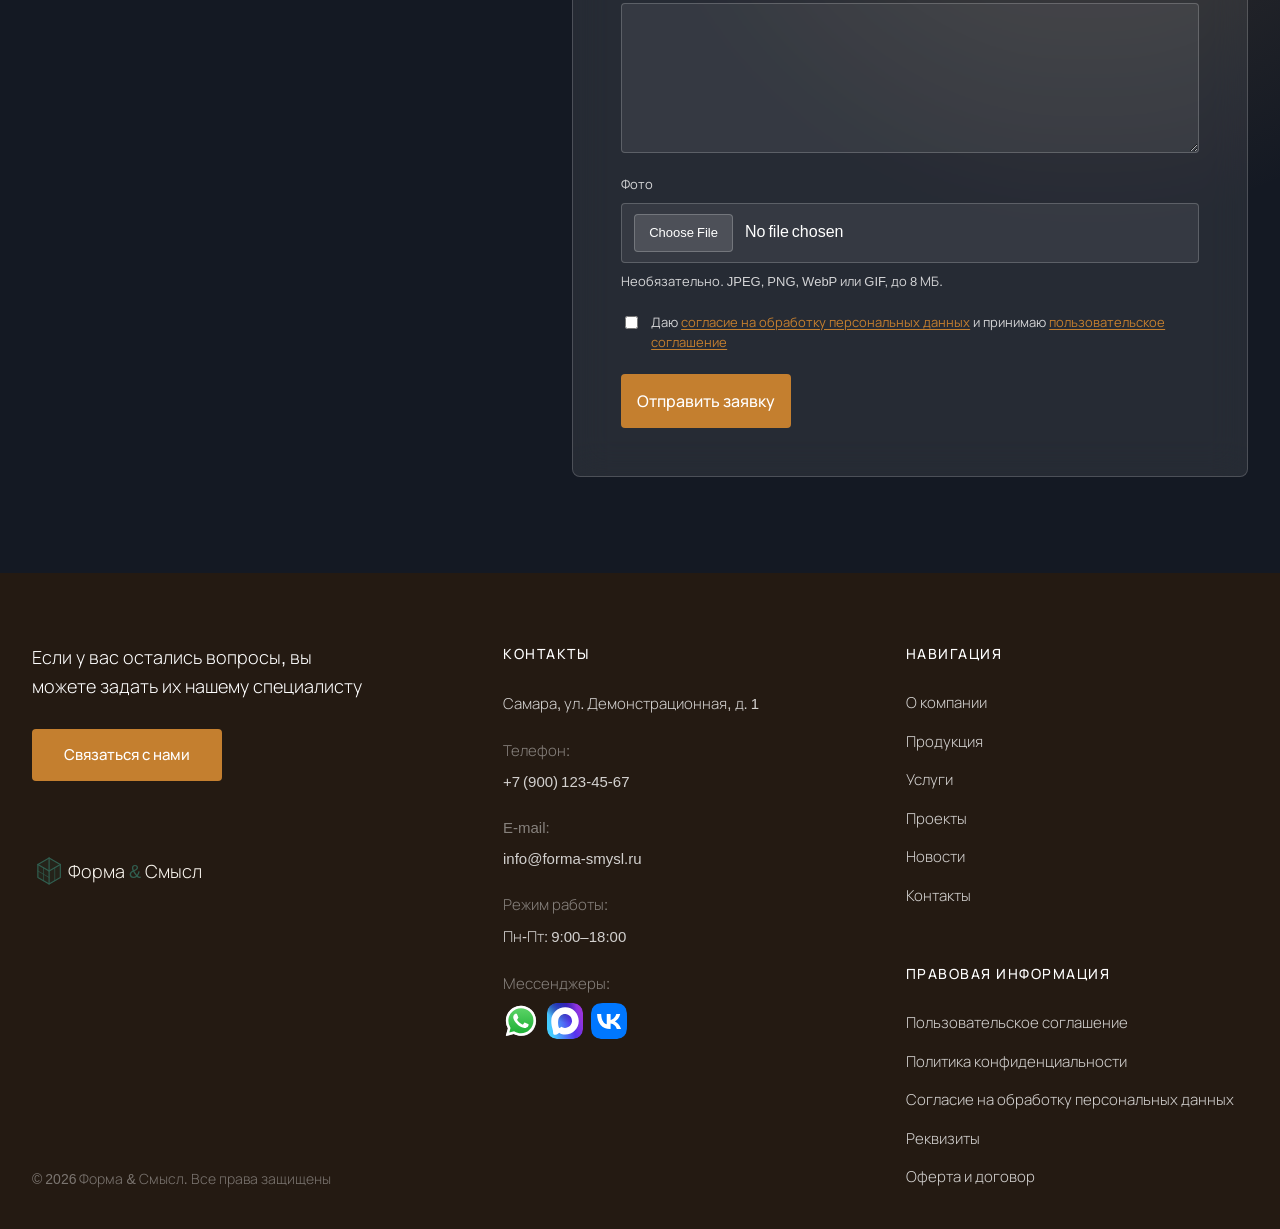
<file: contacts.html>
﻿<!doctype html>
<html lang="ru">
<head>
	<meta charset="UTF-8">
	<meta name="viewport" content="width=device-width, initial-scale=1">
	
<title>Контакты — Форма &amp; Смысл, Самара</title>
<meta name="description" content="Контакты Форма &amp; Смысл в Самаре: телефон, мессенджеры, адрес салона и форма заявки на замер."/>
<meta name="robots" content="index, follow, max-snippet:-1, max-video-preview:-1, max-image-preview:large"/>
<link rel="canonical" href="contacts.html" />









<link rel='stylesheet' id='glass-css' href='assets/css/style.css' media='all' />
<link rel="icon" href="assets/img/icon.svg" sizes="192x192" />
<link rel="apple-touch-icon" href="assets/img/icon.svg" />
<meta name="msapplication-TileImage" content="assets/img/icon.svg" />
</head>
<body class="wp-singular page-template page-template-page-templates page-template-tpl-contacts page-template-page-templatestpl-contacts-php page page-id-13 wp-embed-responsive wp-theme-glass">

    
    <section class="page-hero page-hero--contacts" data-hero>
      
      <img
        class="page-hero__bg page-hero__bg--flipped"
        src="assets/img/hero-kontakty-1920x1080.webp"
        alt=""
        role="presentation"
        aria-hidden="true"
        decoding="async"
      />

      
      <div class="page-hero__overlay" aria-hidden="true"></div>

      <header class="header">
	<div class="header__container container">
		<a class="logo" href="index.html" aria-label="Форма &amp; Смысл — на главную">
							<svg class="logo__img" viewBox="24 18 390 80" role="presentation" aria-hidden="true" focusable="false"><g><g transform="translate(60, 60) scale(0.55)" stroke="#315f50" stroke-width="4.5" fill="none" stroke-linecap="round" stroke-linejoin="round"><path d="M 0 -50 L 43 -25 L 43 25 L 0 50 L -43 25 L -43 -25 Z" fill="#315f50" fill-opacity="0.14"/><path d="M 0 -50 L 0 50" /><path d="M 0 0 L 43 -25" /><path d="M 0 0 L -43 -25" /><path d="M -21.5 -12.5 L -21.5 37.5" stroke-width="2.5" /><path d="M 21.5 -12.5 L 21.5 37.5" stroke-width="2.5" /><path d="M -43 0 L 0 25" stroke-width="2.5" /></g><text x="100" y="61" text-anchor="start" class="brand-title" font-size="38" fill="#faf6ef">Форма <tspan fill="#315f50">&amp;</tspan> Смысл</text></g></svg>						
		</a>

		<nav class="nav" aria-label="Основная навигация">
			<ul class="nav__list"><li class="nav__item"><a href="catalog.html" class="nav__link">Продукция</a></li>
<li class="nav__item"><a href="services.html" class="nav__link">Услуги</a></li>
<li class="nav__item"><a href="hardware.html" class="nav__link">Фурнитура</a></li>
<li class="nav__item"><a href="prices.html" class="nav__link">Цены</a></li>
<li class="nav__item"><a href="promotions.html" class="nav__link">Акции и скидки</a></li>


<li class="nav__item"><a href="contacts.html" class="nav__link">Контакты</a></li>
<li class="nav__item"><a href="news.html" class="nav__link">Новости</a></li>
</ul>		</nav>

		<div class="header__actions">
			<a class="btn header__write" href="contacts.html#request">Написать нам</a>
			<button class="btn btn--gold header__cta" type="button" data-modal-open="callback">Обратный звонок</button>
			<a class="header__phone" href="tel:+79001234567">+7 (900) 123-45-67</a>
			<button class="burger" type="button" data-burger aria-controls="mobile-menu" aria-expanded="false" aria-label="Открыть меню">
				<svg class="burger__icon burger__icon--open" viewBox="0 0 24 24" fill="none" aria-hidden="true">
					<path d="M3 6h18M3 12h18M3 18h18" stroke="currentColor" stroke-width="1.8" stroke-linecap="round"/>
				</svg>
				<svg class="burger__icon burger__icon--close" viewBox="0 0 24 24" fill="none" aria-hidden="true">
					<path d="M6 6l12 12M18 6L6 18" stroke="currentColor" stroke-width="1.8" stroke-linecap="round"/>
				</svg>
			</button>
		</div>
	</div>
</header>

<div class="mobile-menu" id="mobile-menu" data-mobile-menu hidden>
	<nav class="mobile-menu__nav" aria-label="Мобильная навигация">
		<ul class="mobile-menu__list"><li class="menu-item-has-children mobile-menu__item"><a href="catalog.html" class="mobile-menu__link">Продукция</a>
<ul class="sub-menu">
	<li class="mobile-menu__item"><a href="product.html" class="mobile-menu__link">Кухни на заказ</a></li>
	<li class="mobile-menu__item"><a href="catalog.html" class="mobile-menu__link">Шкафы-купе на заказ</a></li>
	<li class="mobile-menu__item"><a href="catalog.html" class="mobile-menu__link">Офисная мебель</a></li>
</ul>
</li>
	<li class="menu-item-has-children mobile-menu__item"><a href="services.html" class="mobile-menu__link">Услуги</a>
<ul class="sub-menu">
	<li class="mobile-menu__item"><a href="service.html" class="mobile-menu__link">Замер и дизайн-проект</a></li>
	<li class="mobile-menu__item"><a href="services.html" class="mobile-menu__link">Дизайн-проект</a></li>
	<li class="mobile-menu__item"><a href="services.html" class="mobile-menu__link">Доставка и сборка</a></li>
</ul>
</li>
	<li class="menu-item-has-children mobile-menu__item"><a href="hardware.html" class="mobile-menu__link">Фурнитура</a>
<ul class="sub-menu">
	<li class="mobile-menu__item"><a href="hardware-item.html" class="mobile-menu__link">Петли с доводчиками</a></li>
	<li class="mobile-menu__item"><a href="hardware.html" class="mobile-menu__link">Ручки мебельные</a></li>
	<li class="mobile-menu__item"><a href="hardware.html" class="mobile-menu__link">Направляющие для ящиков</a></li>
</ul>
</li>
	<li class="mobile-menu__item"><a href="prices.html" class="mobile-menu__link">Цены</a></li>
	<li class="mobile-menu__item"><a href="promotions.html" class="mobile-menu__link">Акции и скидки</a></li>
	<li class="mobile-menu__item"><a href="contacts.html" class="mobile-menu__link">Контакты</a></li>
	<li class="mobile-menu__item"><a href="news.html" class="mobile-menu__link">Новости</a></li>
</ul>
	</nav>
	<div class="mobile-menu__footer">
		<a class="mobile-menu__phone" href="tel:+79001234567">+7 (900) 123-45-67</a>
		<nav class="social-links social-links--mobile" aria-label="Мессенджеры">
					<a class="social-links__item social-links__item--whatsapp" href="https://wa.me/79001234567" target="_blank" rel="noopener noreferrer" aria-label="WhatsApp">
			<img class="social-links__icon" src="assets/img/icons/whatsapp.svg" alt="" width="36" height="36" decoding="async">
			<span class="social-links__label">WhatsApp</span>
		</a>
					<a class="social-links__item social-links__item--max" href="https://max.ru/" target="_blank" rel="noopener noreferrer" aria-label="MAX">
			<img class="social-links__icon" src="assets/img/icons/max.svg" alt="" width="36" height="36" decoding="async">
			<span class="social-links__label">MAX</span>
		</a>
					<a class="social-links__item social-links__item--vk" href="https://vk.ru/club123456789" target="_blank" rel="noopener noreferrer" aria-label="ВКонтакте">
			<img class="social-links__icon" src="assets/img/icons/vk.svg" alt="" width="36" height="36" decoding="async">
			<span class="social-links__label">ВКонтакте</span>
		</a>
	</nav>
		<div class="mobile-menu__footer-actions">
			<button class="btn btn--gold mobile-menu__cta" type="button" data-modal-open="callback">Обратный звонок</button>
			<a class="btn mobile-menu__request" href="contacts.html#request">Написать нам</a>
		</div>
	</div>
</div>


      <div class="page-hero__container container">
        
        <nav class="breadcrumbs" aria-label="Хлебные крошки">
          <ol class="breadcrumbs__list">
            <li class="breadcrumbs__item">
              <a class="breadcrumbs__link" href="index.html">Главная</a>
            </li>
            <li
              class="breadcrumbs__item breadcrumbs__item--current"
              aria-current="page"
            >
              Контакты
            </li>
          </ol>
        </nav>

        <div class="page-hero__content">
          <h1 class="page-hero__title">Контакты</h1>

          <p class="page-hero__desc">Мы всегда на связи и готовы ответить на ваши вопросы и помочь с<br />
            выбором оптимального решения.</p>

          <a class="btn btn--gold page-hero__btn" href="contacts.html#request"
            >Написать нам</a
          >
        </div>
      </div>
    </section><main>

    
    <section class="contacts-info" data-reveal-root>
      <div class="contacts-info__container container">
        <div class="contacts-info__grid">
          
          <article class="contact-card" data-reveal="product">
            <div class="contact-card__icon" aria-hidden="true">
              <svg viewBox="0 0 24 24" fill="none">
                <path
                  d="M12 22s-7-7.5-7-13a7 7 0 1 1 14 0c0 5.5-7 13-7 13Z"
                  stroke="currentColor"
                  stroke-width="1.6"
                  stroke-linejoin="round"
                />
                <circle
                  cx="12"
                  cy="9"
                  r="2.6"
                  stroke="currentColor"
                  stroke-width="1.6"
                />
              </svg>
            </div>
            <div class="contact-card__body">
              <h3 class="contact-card__title">Адрес салона</h3>
              <p class="contact-card__value">
                Самара, ул. Демонстрационная, д. 1
              </p>
            </div>
          </article>

          
          <article class="contact-card" data-reveal="product">
            <div class="contact-card__icon" aria-hidden="true">
              <svg viewBox="0 0 24 24" fill="none">
                <path
                  d="M5 4.5c0-.83.67-1.5 1.5-1.5H9l2 5-2.2 1.3a12 12 0 0 0 5.4 5.4L15.5 12.5l5 2v2.5c0 .83-.67 1.5-1.5 1.5A14 14 0 0 1 5 4.5Z"
                  stroke="currentColor"
                  stroke-width="1.6"
                  stroke-linejoin="round"
                />
              </svg>
            </div>
            <div class="contact-card__body">
              <h3 class="contact-card__title">Телефон</h3>
              <a class="contact-card__value" href="tel:+79001234567"
                >+7 (900) 123-45-67</a
              >
            </div>
          </article>

          
          <article class="contact-card" data-reveal="product">
            <div class="contact-card__icon" aria-hidden="true">
              <svg viewBox="0 0 24 24" fill="none">
                <rect
                  x="3"
                  y="5"
                  width="18"
                  height="14"
                  rx="2"
                  stroke="currentColor"
                  stroke-width="1.6"
                />
                <path
                  d="m4 7 8 6 8-6"
                  stroke="currentColor"
                  stroke-width="1.6"
                  stroke-linecap="round"
                  stroke-linejoin="round"
                />
              </svg>
            </div>
            <div class="contact-card__body">
              <h3 class="contact-card__title">E-mail</h3>
              <a class="contact-card__value" href="mailto:info@forma-smysl.ru">info@forma-smysl.ru</a>
            </div>
          </article>
        </div>
      </div>
    </section>

    
    <section class="contacts-map" data-reveal-root>
      <div class="contacts-map__container container">
        
        <div class="contacts-map__frame" data-reveal="image">
          <iframe
            class="contacts-map__iframe"
            src="https://yandex.ru/map-widget/v1/?ll=50.1002%2C53.1958&z=11"
            title="Расположение салона: Самара, ул. Демонстрационная, д. 1"
            loading="lazy"
            allowfullscreen
            referrerpolicy="no-referrer-when-downgrade"
          ></iframe>
        </div>
      </div>
    </section>

    <section class="lead-section" id="request" data-reveal-root>
	<div class="lead-section__container container">
		<div class="lead-section__intro" data-reveal="title">
			<p class="lead-section__label">Связаться с нами</p>
			<h2 class="lead-section__title">Обсудим ваш проект</h2>
			<p class="lead-section__text">Оставьте контакты и кратко опишите задачу. Специалист свяжется с вами в рабочее время.</p>
		</div>

		
		<form class="lead-form" action="contacts.html" method="post" enctype="multipart/form-data" data-reveal="card">
			<input type="hidden" name="action" value="glass_lead">
			<input type="hidden" name="redirect_to" value="contacts.html">
						<label class="lead-form__field">
				<span class="lead-form__label">Имя *</span>
				<input class="lead-form__input" type="text" name="name" autocomplete="name" required>
			</label>
			<label class="lead-form__field">
				<span class="lead-form__label">Телефон *</span>
				<input class="lead-form__input" type="tel" name="phone" autocomplete="tel" required>
			</label>
			<label class="lead-form__field">
				<span class="lead-form__label">E-mail</span>
				<input class="lead-form__input" type="email" name="email" autocomplete="email">
			</label>
			<label class="lead-form__field lead-form__field--wide">
				<span class="lead-form__label">Задача</span>
				<textarea class="lead-form__textarea" name="message" rows="5"></textarea>
			</label>
			<label class="lead-form__field lead-form__field--wide">
				<span class="lead-form__label">Фото</span>
				<input class="lead-form__input lead-form__file" type="file" name="lead_file" accept="image/jpeg,image/png,image/webp,image/gif">
				<span class="lead-form__hint">Необязательно. JPEG, PNG, WebP или GIF, до 8 МБ.</span>
			</label>
			<label class="lead-form__honeypot" aria-hidden="true">
				<span>Сайт</span>
				<input type="text" name="website" tabindex="-1" autocomplete="off">
			</label>
			<label class="lead-form__consent lead-form__field--wide">
				<input type="checkbox" name="consent" value="1" required>
				<span>Даю <a href="#" target="_blank" rel="noopener noreferrer">согласие на обработку персональных данных</a> и принимаю <a href="#" target="_blank" rel="noopener noreferrer">пользовательское соглашение</a></span>
			</label>
			<div class="lead-form__actions lead-form__field--wide">
				<button class="btn btn--gold btn--lg" type="submit">Отправить заявку</button>
			</div>
		</form>
	</div>
</section>
</main><footer class="footer" data-reveal-root>
	<div class="footer__container container">
		<div class="footer__grid">
			<div class="footer__col footer__col--brand">
				<p class="footer__cta-text" data-reveal="title">Если у вас остались вопросы, вы<br>можете задать их нашему специалисту</p>
				<a class="btn btn--gold footer__cta-btn" href="contacts.html#request" data-reveal="title">Связаться с нами</a>

				<a class="footer__logo" href="index.html" aria-label="На главную" data-reveal="title">
											<svg class="footer__logo-img" viewBox="24 18 390 80" role="presentation" aria-hidden="true" focusable="false"><g><g transform="translate(60, 60) scale(0.55)" stroke="#315f50" stroke-width="4.5" fill="none" stroke-linecap="round" stroke-linejoin="round"><path d="M 0 -50 L 43 -25 L 43 25 L 0 50 L -43 25 L -43 -25 Z" fill="#315f50" fill-opacity="0.14"/><path d="M 0 -50 L 0 50" /><path d="M 0 0 L 43 -25" /><path d="M 0 0 L -43 -25" /><path d="M -21.5 -12.5 L -21.5 37.5" stroke-width="2.5" /><path d="M 21.5 -12.5 L 21.5 37.5" stroke-width="2.5" /><path d="M -43 0 L 0 25" stroke-width="2.5" /></g><text x="100" y="61" text-anchor="start" class="brand-title" font-size="38" fill="#faf6ef">Форма <tspan fill="#315f50">&amp;</tspan> Смысл</text></g></svg>										
				</a>

				<p class="footer__copy">© 2026 Форма &amp; Смысл. Все права защищены</p>
			</div>

			<div class="footer__col footer__col--contacts">
				<h2 class="footer__heading">Контакты</h2>
				<div class="footer__block">
					<p class="footer__text">Самара, ул. Демонстрационная, д. 1</p>
									</div>
				<div class="footer__block">
					<p class="footer__label-sm">Телефон:</p>
					<a class="footer__link" href="tel:+79001234567">+7 (900) 123-45-67</a>
				</div>
				<div class="footer__block">
					<p class="footer__label-sm">E-mail:</p>
					<a class="footer__link" href="mailto:info@forma-smysl.ru">info@forma-smysl.ru</a>
				</div>
				<div class="footer__block">
					<p class="footer__label-sm">Режим работы:</p>
					<p class="footer__text">Пн-Пт: 9:00–18:00</p>
				</div>
				<div class="footer__block">
					<p class="footer__label-sm">Мессенджеры:</p>
					<nav class="social-links social-links--footer" aria-label="Мессенджеры">
					<a class="social-links__item social-links__item--whatsapp" href="https://wa.me/79001234567" target="_blank" rel="noopener noreferrer" aria-label="WhatsApp">
			<img class="social-links__icon" src="assets/img/icons/whatsapp.svg" alt="" width="36" height="36" decoding="async">
			<span class="social-links__label">WhatsApp</span>
		</a>
					<a class="social-links__item social-links__item--max" href="https://max.ru/" target="_blank" rel="noopener noreferrer" aria-label="MAX">
			<img class="social-links__icon" src="assets/img/icons/max.svg" alt="" width="36" height="36" decoding="async">
			<span class="social-links__label">MAX</span>
		</a>
					<a class="social-links__item social-links__item--vk" href="https://vk.ru/club123456789" target="_blank" rel="noopener noreferrer" aria-label="ВКонтакте">
			<img class="social-links__icon" src="assets/img/icons/vk.svg" alt="" width="36" height="36" decoding="async">
			<span class="social-links__label">ВКонтакте</span>
		</a>
	</nav>
									</div>
									<div class="footer__block">
					</div>
							</div>

			<div class="footer__col footer__col--nav">
				<h2 class="footer__heading">Навигация</h2>
				<nav class="footer__nav" aria-label="Навигация в подвале">
					<ul class="footer__list"><li><a href="news.html" class="footer__link">О компании</a></li>
<li><a href="catalog.html" class="footer__link">Продукция</a></li>
<li><a href="services.html" class="footer__link">Услуги</a></li>
<li><a href="index.html#projects" class="footer__link">Проекты</a></li>
<li><a href="news.html" class="footer__link">Новости</a></li>
<li><a href="contacts.html" class="footer__link">Контакты</a></li>
</ul>				</nav>

				<h2 class="footer__heading footer__heading--legal">Правовая информация</h2>
				<nav class="footer__nav" aria-label="Правовая информация">
					<ul class="footer__list"><li><a href="#" class="footer__link">Пользовательское соглашение</a></li>
<li><a rel="privacy-policy" href="#" class="footer__link">Политика конфиденциальности</a></li>
<li><a href="#" class="footer__link">Согласие на обработку персональных данных</a></li>
<li><a href="#" class="footer__link">Реквизиты</a></li>
<li><a href="#" class="footer__link">Оферта и договор</a></li>
</ul>				</nav>
			</div>
		</div>
	</div>
</footer>

<div class="fixed-actions" data-fixed-actions>
	<div class="fixed-actions__row fixed-actions__row--info">
		<div class="fixed-actions__message">
			<span class="fixed-actions__eyebrow">Перезвоним</span>
			<strong class="fixed-actions__time">за 20 секунд</strong>
		</div>
		<a class="fixed-actions__phone" href="tel:+79001234567">+7 (900) 123-45-67</a>
		<nav class="social-links social-links--fixed" aria-label="Мессенджеры">
					<a class="social-links__item social-links__item--whatsapp" href="https://wa.me/79001234567" target="_blank" rel="noopener noreferrer" aria-label="WhatsApp">
			<img class="social-links__icon" src="assets/img/icons/whatsapp.svg" alt="" width="36" height="36" decoding="async">
			<span class="social-links__label">WhatsApp</span>
		</a>
					<a class="social-links__item social-links__item--max" href="https://max.ru/" target="_blank" rel="noopener noreferrer" aria-label="MAX">
			<img class="social-links__icon" src="assets/img/icons/max.svg" alt="" width="36" height="36" decoding="async">
			<span class="social-links__label">MAX</span>
		</a>
					<a class="social-links__item social-links__item--vk" href="https://vk.ru/club123456789" target="_blank" rel="noopener noreferrer" aria-label="ВКонтакте">
			<img class="social-links__icon" src="assets/img/icons/vk.svg" alt="" width="36" height="36" decoding="async">
			<span class="social-links__label">ВКонтакте</span>
		</a>
	</nav>
	</div>
	<div class="fixed-actions__row fixed-actions__row--cta">
		<button class="fixed-actions__button fixed-actions__button--callback" type="button" data-modal-open="callback">Обратный звонок</button>
		<a class="fixed-actions__button fixed-actions__button--request" href="contacts.html#request">Отправить заявку</a>
	</div>
</div>

<div class="site-modal" data-modal="callback" hidden>
	<button class="site-modal__backdrop" type="button" data-modal-close aria-label="Закрыть окно"></button>
	<section class="site-modal__dialog" role="dialog" aria-modal="true" aria-labelledby="callback-modal-title">
		<button class="site-modal__close" type="button" data-modal-close aria-label="Закрыть">×</button>
		<p class="site-modal__label">Обратный звонок</p>
		<h2 class="site-modal__title" id="callback-modal-title">Перезвоним и обсудим задачу</h2>
		<p class="site-modal__text">Оставьте номер — специалист свяжется с вами в рабочее время.</p>
			<form class="compact-lead-form" action="contacts.html" method="post">
		<input type="hidden" name="action" value="glass_lead">
		<input type="hidden" name="name" value="Обратный звонок">
		<input type="hidden" name="message" value="Запрос обратного звонка">
		<input type="hidden" name="lead_source" value="Обратный звонок">
		<input type="hidden" name="redirect_to" value="contacts.html">
				<label class="compact-lead-form__field">
			<span class="compact-lead-form__label">Телефон</span>
			<input class="compact-lead-form__input" type="tel" name="phone" autocomplete="tel" placeholder="+7 (___) ___-__-__" required>
		</label>
		<label class="lead-form__honeypot" aria-hidden="true">
			<span>Сайт</span>
			<input type="text" name="website" tabindex="-1" autocomplete="off">
		</label>
		<label class="compact-lead-form__consent">
			<input type="checkbox" name="consent" value="1" required>
			<span>Даю <a href="#" target="_blank" rel="noopener noreferrer">согласие на обработку персональных данных</a> и принимаю <a href="#" target="_blank" rel="noopener noreferrer">пользовательское соглашение</a></span>
		</label>
		<button class="btn btn--gold compact-lead-form__submit" type="submit">Отправить</button>
	</form>
		</section>
</div>


		<div class="cookie-bar" id="glass-cookie-bar" hidden role="region" aria-labelledby="glass-cookie-title" aria-describedby="glass-cookie-text">
			<div class="cookie-bar__copy">
				<p class="cookie-bar__title" id="glass-cookie-title">Файлы cookie</p>
				<p class="cookie-bar__text">
					Сайт ставит необходимые cookie, чтобы запомнить ваш выбор в этом окне.
					Аналитические cookie сервиса «Яндекс.Метрика» (включая вебвизор и карту кликов) включаем только после отдельного согласия.
					Отказ не мешает пользоваться сайтом и отправить заявку.
					Подробнее — в <a href="#">политике конфиденциальности</a>.
				</p>
			</div>
			<div class="cookie-bar__actions">
				<button class="btn cookie-bar__reject" type="button" data-cookie-reject>Только необходимые</button>
				<button class="btn btn--gold cookie-bar__accept" type="button" data-cookie-accept>Принять аналитику</button>
			</div>
		</div>
		<script src="assets/js/cookie.js" defer></script>
		
<script defer src="assets/js/main.js"></script>


</body>
</html>
</file>
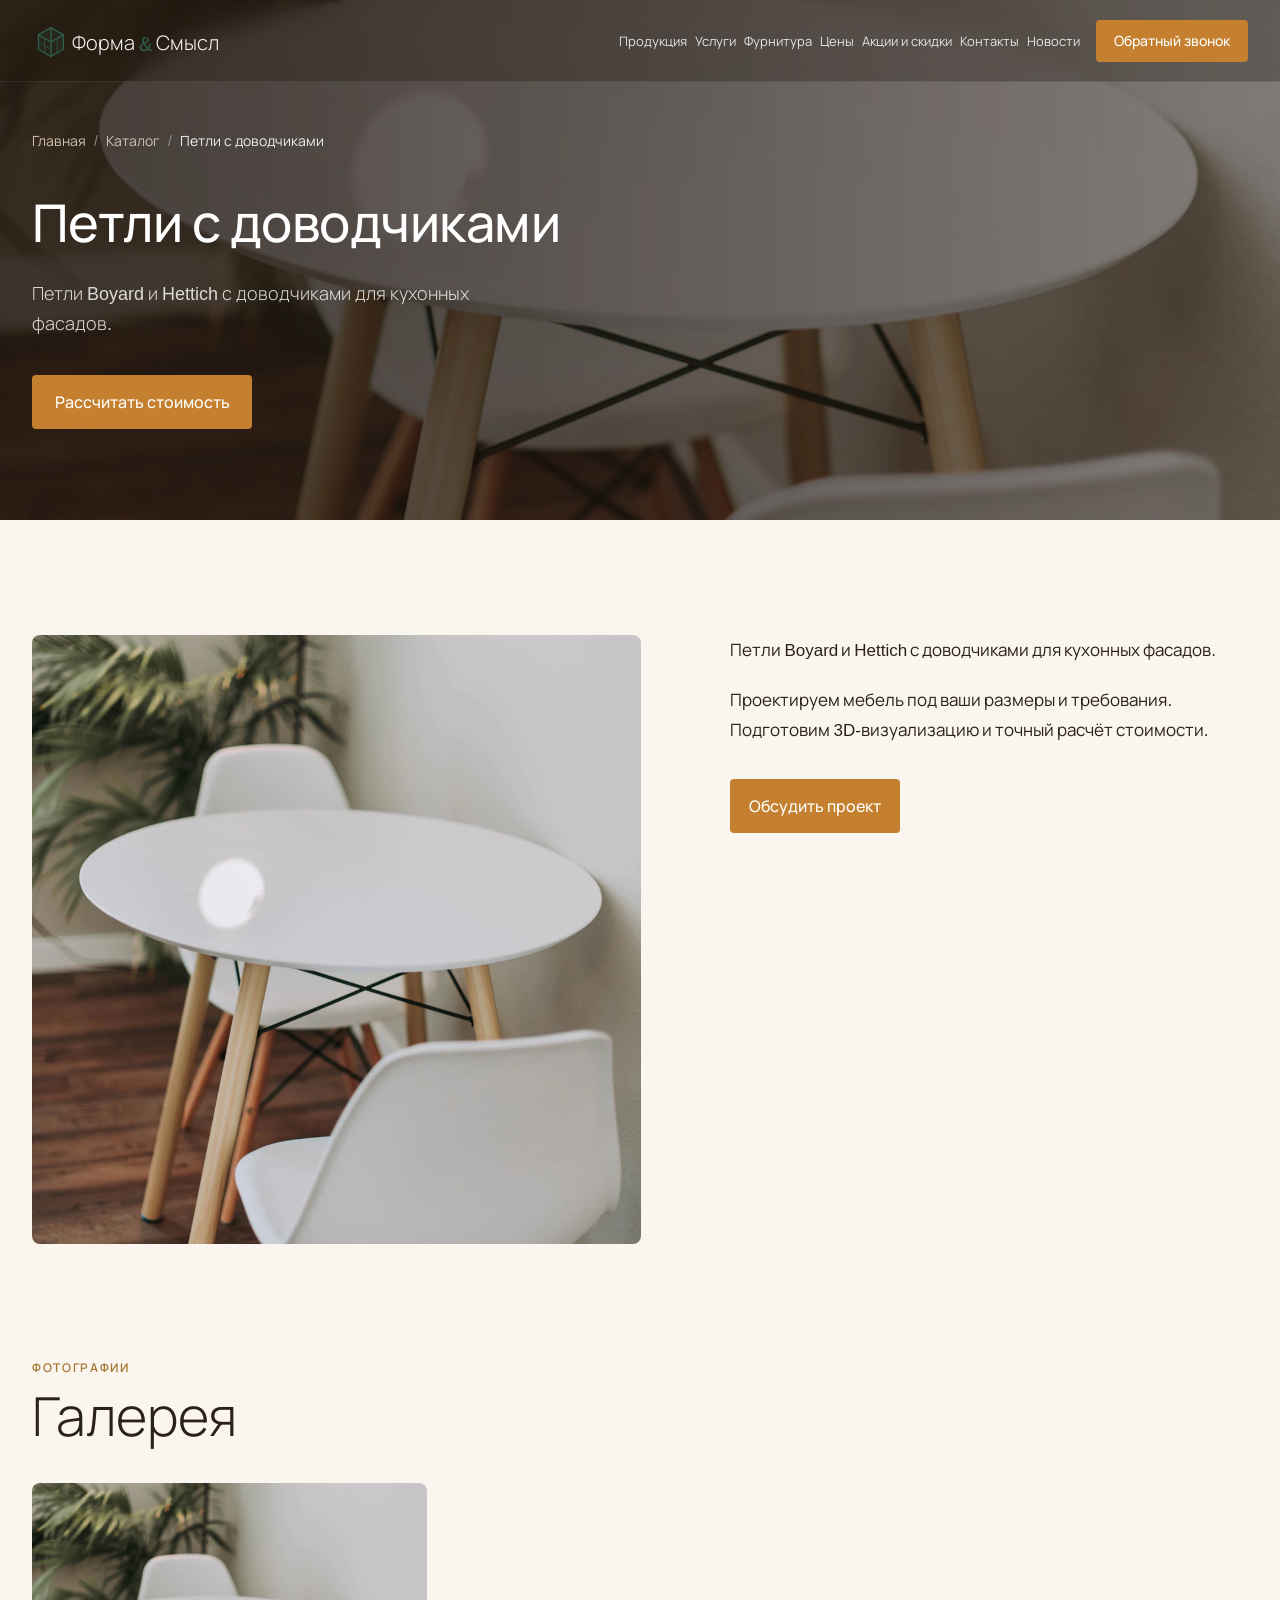
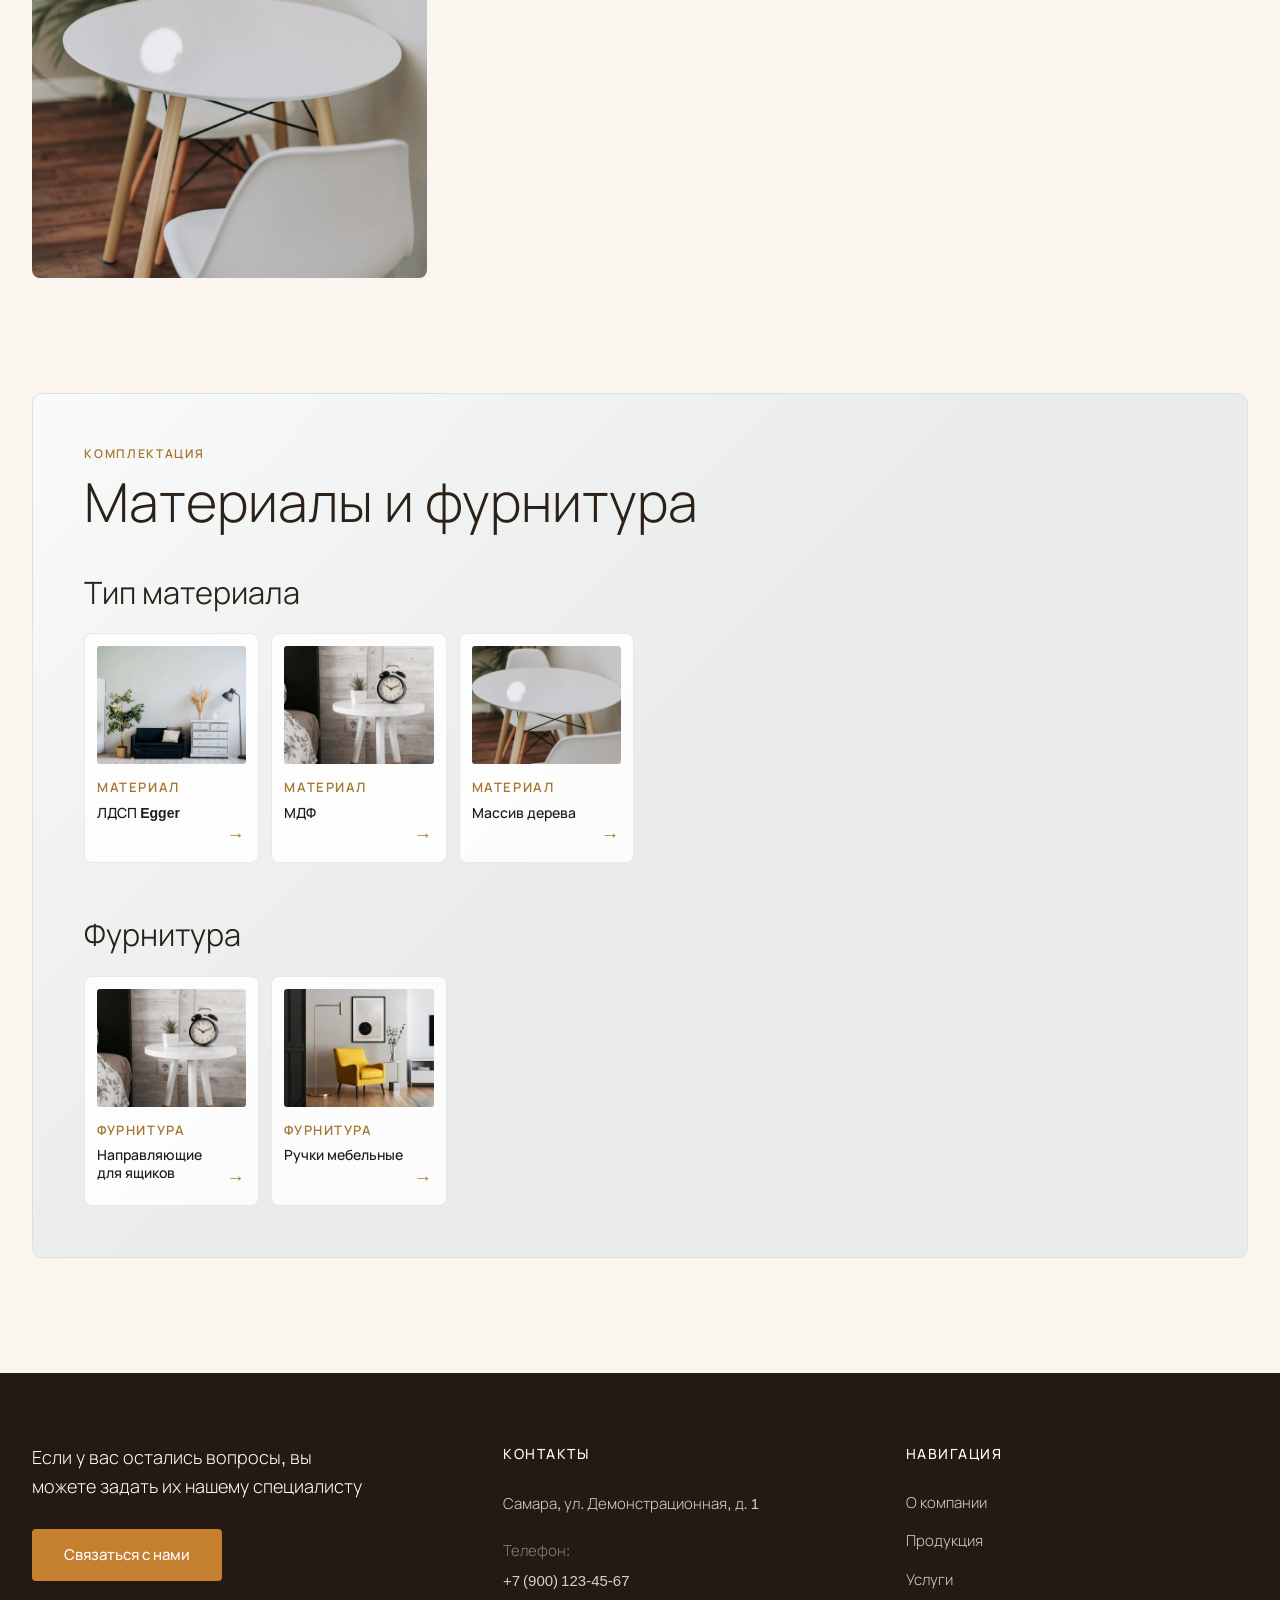
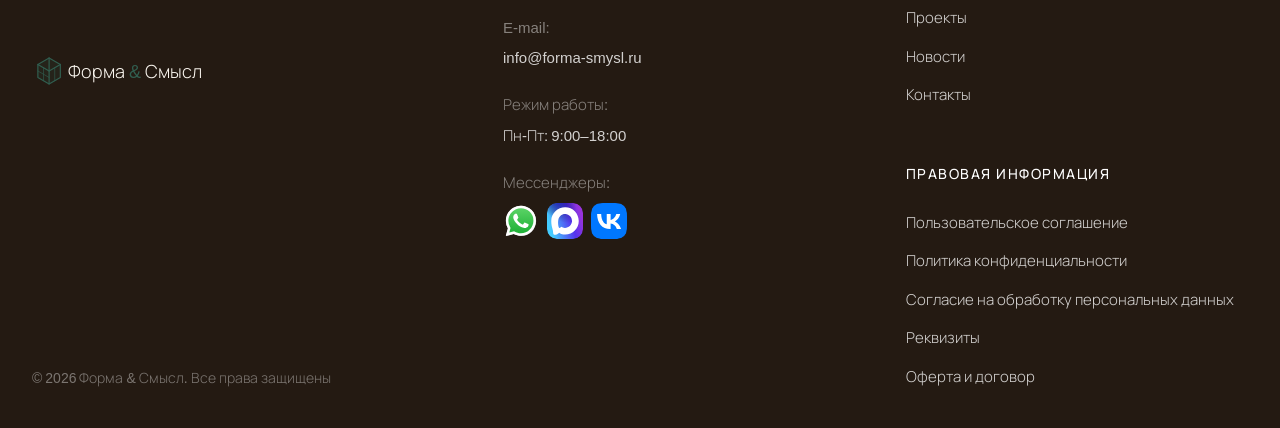
<file: hardware-item.html>
﻿<!doctype html>
<html lang="ru">
<head>
	<meta charset="UTF-8">
	<meta name="viewport" content="width=device-width, initial-scale=1">
	
<title>Петли с доводчиками — Форма &amp; Смысл, Самара</title>
<meta name="description" content="Мебельные петли с доводчиками для кухонных фасадов. Плавное закрывание, регулировка, гарантия."/>
<meta name="robots" content="index, follow, max-snippet:-1, max-video-preview:-1, max-image-preview:large"/>
<link rel="canonical" href="hardware-item.html" />









<link rel='stylesheet' id='glass-css' href='assets/css/style.css' media='all' />
<link rel="icon" href="assets/img/icon.svg" sizes="192x192" />
<link rel="apple-touch-icon" href="assets/img/icon.svg" />
<meta name="msapplication-TileImage" content="assets/img/icon.svg" />
</head>
<body class="wp-singular glass_product-template-default single single-glass_product postid-29 wp-embed-responsive wp-theme-glass">
<section class="page-hero page-hero--entity" data-hero>
			<img width="1254" height="1080" src="assets/img/petli-03-1254x1080.webp" class="page-hero__bg" alt="" decoding="async" sizes="(max-width: 768px) 100vw, 1920px" loading="eager" fetchpriority="high" />		<div class="page-hero__overlay" aria-hidden="true"></div>
	<header class="header">
	<div class="header__container container">
		<a class="logo" href="index.html" aria-label="Форма &amp; Смысл — на главную">
							<svg class="logo__img" viewBox="24 18 390 80" role="presentation" aria-hidden="true" focusable="false"><g><g transform="translate(60, 60) scale(0.55)" stroke="#315f50" stroke-width="4.5" fill="none" stroke-linecap="round" stroke-linejoin="round"><path d="M 0 -50 L 43 -25 L 43 25 L 0 50 L -43 25 L -43 -25 Z" fill="#315f50" fill-opacity="0.14"/><path d="M 0 -50 L 0 50" /><path d="M 0 0 L 43 -25" /><path d="M 0 0 L -43 -25" /><path d="M -21.5 -12.5 L -21.5 37.5" stroke-width="2.5" /><path d="M 21.5 -12.5 L 21.5 37.5" stroke-width="2.5" /><path d="M -43 0 L 0 25" stroke-width="2.5" /></g><text x="100" y="61" text-anchor="start" class="brand-title" font-size="38" fill="#faf6ef">Форма <tspan fill="#315f50">&amp;</tspan> Смысл</text></g></svg>						
		</a>

		<nav class="nav" aria-label="Основная навигация">
			<ul class="nav__list"><li class="nav__item"><a href="catalog.html" class="nav__link">Продукция</a></li>
<li class="nav__item"><a href="services.html" class="nav__link">Услуги</a></li>
<li class="nav__item"><a href="hardware.html" class="nav__link">Фурнитура</a></li>
<li class="nav__item"><a href="prices.html" class="nav__link">Цены</a></li>
<li class="nav__item"><a href="promotions.html" class="nav__link">Акции и скидки</a></li>


<li class="nav__item"><a href="contacts.html" class="nav__link">Контакты</a></li>
<li class="nav__item"><a href="news.html" class="nav__link">Новости</a></li>
</ul>		</nav>

		<div class="header__actions">
			<a class="btn header__write" href="contacts.html#request">Написать нам</a>
			<button class="btn btn--gold header__cta" type="button" data-modal-open="callback">Обратный звонок</button>
			<a class="header__phone" href="tel:+79001234567">+7 (900) 123-45-67</a>
			<button class="burger" type="button" data-burger aria-controls="mobile-menu" aria-expanded="false" aria-label="Открыть меню">
				<svg class="burger__icon burger__icon--open" viewBox="0 0 24 24" fill="none" aria-hidden="true">
					<path d="M3 6h18M3 12h18M3 18h18" stroke="currentColor" stroke-width="1.8" stroke-linecap="round"/>
				</svg>
				<svg class="burger__icon burger__icon--close" viewBox="0 0 24 24" fill="none" aria-hidden="true">
					<path d="M6 6l12 12M18 6L6 18" stroke="currentColor" stroke-width="1.8" stroke-linecap="round"/>
				</svg>
			</button>
		</div>
	</div>
</header>

<div class="mobile-menu" id="mobile-menu" data-mobile-menu hidden>
	<nav class="mobile-menu__nav" aria-label="Мобильная навигация">
		<ul class="mobile-menu__list"><li class="menu-item-has-children mobile-menu__item"><a href="catalog.html" class="mobile-menu__link">Продукция</a>
<ul class="sub-menu">
	<li class="mobile-menu__item"><a href="product.html" class="mobile-menu__link">Кухни на заказ</a></li>
	<li class="mobile-menu__item"><a href="catalog.html" class="mobile-menu__link">Шкафы-купе на заказ</a></li>
	<li class="mobile-menu__item"><a href="catalog.html" class="mobile-menu__link">Офисная мебель</a></li>
</ul>
</li>
	<li class="menu-item-has-children mobile-menu__item"><a href="services.html" class="mobile-menu__link">Услуги</a>
<ul class="sub-menu">
	<li class="mobile-menu__item"><a href="service.html" class="mobile-menu__link">Замер и дизайн-проект</a></li>
	<li class="mobile-menu__item"><a href="services.html" class="mobile-menu__link">Дизайн-проект</a></li>
	<li class="mobile-menu__item"><a href="services.html" class="mobile-menu__link">Доставка и сборка</a></li>
</ul>
</li>
	<li class="menu-item-has-children mobile-menu__item"><a href="hardware.html" class="mobile-menu__link">Фурнитура</a>
<ul class="sub-menu">
	<li class="mobile-menu__item"><a href="hardware-item.html" class="mobile-menu__link">Петли с доводчиками</a></li>
	<li class="mobile-menu__item"><a href="hardware.html" class="mobile-menu__link">Ручки мебельные</a></li>
	<li class="mobile-menu__item"><a href="hardware.html" class="mobile-menu__link">Направляющие для ящиков</a></li>
</ul>
</li>
	<li class="mobile-menu__item"><a href="prices.html" class="mobile-menu__link">Цены</a></li>
	<li class="mobile-menu__item"><a href="promotions.html" class="mobile-menu__link">Акции и скидки</a></li>
	<li class="mobile-menu__item"><a href="contacts.html" class="mobile-menu__link">Контакты</a></li>
	<li class="mobile-menu__item"><a href="news.html" class="mobile-menu__link">Новости</a></li>
</ul>
	</nav>
	<div class="mobile-menu__footer">
		<a class="mobile-menu__phone" href="tel:+79001234567">+7 (900) 123-45-67</a>
		<nav class="social-links social-links--mobile" aria-label="Мессенджеры">
					<a class="social-links__item social-links__item--whatsapp" href="https://wa.me/79001234567" target="_blank" rel="noopener noreferrer" aria-label="WhatsApp">
			<img class="social-links__icon" src="assets/img/icons/whatsapp.svg" alt="" width="36" height="36" decoding="async">
			<span class="social-links__label">WhatsApp</span>
		</a>
					<a class="social-links__item social-links__item--max" href="https://max.ru/" target="_blank" rel="noopener noreferrer" aria-label="MAX">
			<img class="social-links__icon" src="assets/img/icons/max.svg" alt="" width="36" height="36" decoding="async">
			<span class="social-links__label">MAX</span>
		</a>
					<a class="social-links__item social-links__item--vk" href="https://vk.ru/club123456789" target="_blank" rel="noopener noreferrer" aria-label="ВКонтакте">
			<img class="social-links__icon" src="assets/img/icons/vk.svg" alt="" width="36" height="36" decoding="async">
			<span class="social-links__label">ВКонтакте</span>
		</a>
	</nav>
		<div class="mobile-menu__footer-actions">
			<button class="btn btn--gold mobile-menu__cta" type="button" data-modal-open="callback">Обратный звонок</button>
			<a class="btn mobile-menu__request" href="contacts.html#request">Написать нам</a>
		</div>
	</div>
</div>

	<div class="page-hero__container container">
		<nav class="breadcrumbs" aria-label="Хлебные крошки">
			<ol class="breadcrumbs__list">
				<li class="breadcrumbs__item"><a class="breadcrumbs__link" href="index.html">Главная</a></li>
				<li class="breadcrumbs__item"><a class="breadcrumbs__link" href="catalog.html">Каталог</a></li>
								<li class="breadcrumbs__item breadcrumbs__item--current" aria-current="page">Петли с доводчиками</li>
			</ol>
		</nav>
		<div class="page-hero__content">
			<h1 class="page-hero__title">Петли с доводчиками</h1>
							<p class="page-hero__desc">Петли Boyard и Hettich с доводчиками для кухонных фасадов.</p>
						<a class="btn btn--gold btn--lg page-hero__btn" href="contacts.html#request">Рассчитать стоимость</a>
		</div>
	</div>
</section>

<main class="entity" data-reveal-root>
	<div class="entity__container container">
		<article class="entity__grid">
							<figure class="entity__media" data-reveal="image">
					<img class="entity__image" src="assets/img/petli-02-1024x1024.webp" alt="Петли с доводчиками" loading="lazy" decoding="async">
				</figure>
									<div class="entity__content entry-content" data-reveal="card">
								<p>Петли Boyard и Hettich с доводчиками для кухонных фасадов.</p>
<p>Проектируем мебель под ваши размеры и требования. Подготовим 3D-визуализацию и точный расчёт стоимости.</p>
								<a class="btn btn--gold btn--lg entity__cta" href="contacts.html#request">Обсудить проект</a>
			</div>
			</article>

		
					<section class="entity-gallery" data-reveal-root aria-labelledby="entity-gallery-title">
				<div class="entity-related__head" data-reveal="title">
					<p class="entity-related__label">Фотографии</p>
					<h2 class="entity-related__title" id="entity-gallery-title">Галерея</h2>
				</div>
				<div class="entity-gallery__grid">
											<figure class="entity-gallery__item" data-reveal="product">
							<img class="entity-gallery__image" src="assets/img/petli-02-1024x1024.webp" alt="Петли с доводчиками" loading="lazy" decoding="async">
						</figure>
									</div>
			</section>
		
		
		
					<section class="entity-components" data-reveal-root aria-labelledby="entity-components-title">
				<div class="entity-related__head" data-reveal="title">
					<p class="entity-related__label">Комплектация</p>
					<h2 class="entity-related__title" id="entity-components-title">Материалы и фурнитура</h2>
				</div>
									<div class="entity-components__group">
						<h3 class="entity-components__subtitle">Тип материала</h3>
						<div class="entity-components__grid">
																<a class="component-card" href="catalog.html">
		<span class="component-card__media">
							<img class="component-card__image" src="assets/img/material-ldsp-768x512.webp" alt="ЛДСП Egger" loading="lazy" decoding="async">
					</span>
		<span class="component-card__label">Материал</span>
		<strong class="component-card__title">ЛДСП Egger</strong>
		<span class="component-card__arrow" aria-hidden="true">→</span>
	</a>
																	<a class="component-card" href="catalog.html">
		<span class="component-card__media">
							<img class="component-card__image" src="assets/img/material-mdf-768x512.webp" alt="МДФ" loading="lazy" decoding="async">
					</span>
		<span class="component-card__label">Материал</span>
		<strong class="component-card__title">МДФ</strong>
		<span class="component-card__arrow" aria-hidden="true">→</span>
	</a>
																	<a class="component-card" href="catalog.html">
		<span class="component-card__media">
							<img class="component-card__image" src="assets/img/material-massiv-768x512.webp" alt="Массив дерева" loading="lazy" decoding="async">
					</span>
		<span class="component-card__label">Материал</span>
		<strong class="component-card__title">Массив дерева</strong>
		<span class="component-card__arrow" aria-hidden="true">→</span>
	</a>
																	
																	
																	
														</div>
					</div>
													<div class="entity-components__group">
						<h3 class="entity-components__subtitle">Фурнитура</h3>
						<div class="entity-components__grid">
																<a class="component-card" href="catalog.html">
		<span class="component-card__media">
							<img class="component-card__image" src="assets/img/napravlyayushie-01-768x512.webp" alt="Направляющие для ящиков" loading="lazy" decoding="async">
					</span>
		<span class="component-card__label">Фурнитура</span>
		<strong class="component-card__title">Направляющие для ящиков</strong>
		<span class="component-card__arrow" aria-hidden="true">→</span>
	</a>
																	<a class="component-card" href="catalog.html">
		<span class="component-card__media">
							<img class="component-card__image" src="assets/img/ruchki-01-768x512.webp" alt="Ручки мебельные" loading="lazy" decoding="async">
					</span>
		<span class="component-card__label">Фурнитура</span>
		<strong class="component-card__title">Ручки мебельные</strong>
		<span class="component-card__arrow" aria-hidden="true">→</span>
	</a>
																	
																	
														</div>
					</div>
							</section>
			</div>
</main>


<footer class="footer" data-reveal-root>
	<div class="footer__container container">
		<div class="footer__grid">
			<div class="footer__col footer__col--brand">
				<p class="footer__cta-text" data-reveal="title">Если у вас остались вопросы, вы<br>можете задать их нашему специалисту</p>
				<a class="btn btn--gold footer__cta-btn" href="contacts.html#request" data-reveal="title">Связаться с нами</a>

				<a class="footer__logo" href="index.html" aria-label="На главную" data-reveal="title">
											<svg class="footer__logo-img" viewBox="24 18 390 80" role="presentation" aria-hidden="true" focusable="false"><g><g transform="translate(60, 60) scale(0.55)" stroke="#315f50" stroke-width="4.5" fill="none" stroke-linecap="round" stroke-linejoin="round"><path d="M 0 -50 L 43 -25 L 43 25 L 0 50 L -43 25 L -43 -25 Z" fill="#315f50" fill-opacity="0.14"/><path d="M 0 -50 L 0 50" /><path d="M 0 0 L 43 -25" /><path d="M 0 0 L -43 -25" /><path d="M -21.5 -12.5 L -21.5 37.5" stroke-width="2.5" /><path d="M 21.5 -12.5 L 21.5 37.5" stroke-width="2.5" /><path d="M -43 0 L 0 25" stroke-width="2.5" /></g><text x="100" y="61" text-anchor="start" class="brand-title" font-size="38" fill="#faf6ef">Форма <tspan fill="#315f50">&amp;</tspan> Смысл</text></g></svg>										
				</a>

				<p class="footer__copy">© 2026 Форма &amp; Смысл. Все права защищены</p>
			</div>

			<div class="footer__col footer__col--contacts">
				<h2 class="footer__heading">Контакты</h2>
				<div class="footer__block">
					<p class="footer__text">Самара, ул. Демонстрационная, д. 1</p>
									</div>
				<div class="footer__block">
					<p class="footer__label-sm">Телефон:</p>
					<a class="footer__link" href="tel:+79001234567">+7 (900) 123-45-67</a>
				</div>
				<div class="footer__block">
					<p class="footer__label-sm">E-mail:</p>
					<a class="footer__link" href="mailto:info@forma-smysl.ru">info@forma-smysl.ru</a>
				</div>
				<div class="footer__block">
					<p class="footer__label-sm">Режим работы:</p>
					<p class="footer__text">Пн-Пт: 9:00–18:00</p>
				</div>
				<div class="footer__block">
					<p class="footer__label-sm">Мессенджеры:</p>
					<nav class="social-links social-links--footer" aria-label="Мессенджеры">
					<a class="social-links__item social-links__item--whatsapp" href="https://wa.me/79001234567" target="_blank" rel="noopener noreferrer" aria-label="WhatsApp">
			<img class="social-links__icon" src="assets/img/icons/whatsapp.svg" alt="" width="36" height="36" decoding="async">
			<span class="social-links__label">WhatsApp</span>
		</a>
					<a class="social-links__item social-links__item--max" href="https://max.ru/" target="_blank" rel="noopener noreferrer" aria-label="MAX">
			<img class="social-links__icon" src="assets/img/icons/max.svg" alt="" width="36" height="36" decoding="async">
			<span class="social-links__label">MAX</span>
		</a>
					<a class="social-links__item social-links__item--vk" href="https://vk.ru/club123456789" target="_blank" rel="noopener noreferrer" aria-label="ВКонтакте">
			<img class="social-links__icon" src="assets/img/icons/vk.svg" alt="" width="36" height="36" decoding="async">
			<span class="social-links__label">ВКонтакте</span>
		</a>
	</nav>
									</div>
									<div class="footer__block">
					</div>
							</div>

			<div class="footer__col footer__col--nav">
				<h2 class="footer__heading">Навигация</h2>
				<nav class="footer__nav" aria-label="Навигация в подвале">
					<ul class="footer__list"><li><a href="news.html" class="footer__link">О компании</a></li>
<li><a href="catalog.html" class="footer__link">Продукция</a></li>
<li><a href="services.html" class="footer__link">Услуги</a></li>
<li><a href="index.html#projects" class="footer__link">Проекты</a></li>
<li><a href="news.html" class="footer__link">Новости</a></li>
<li><a href="contacts.html" class="footer__link">Контакты</a></li>
</ul>				</nav>

				<h2 class="footer__heading footer__heading--legal">Правовая информация</h2>
				<nav class="footer__nav" aria-label="Правовая информация">
					<ul class="footer__list"><li><a href="#" class="footer__link">Пользовательское соглашение</a></li>
<li><a rel="privacy-policy" href="#" class="footer__link">Политика конфиденциальности</a></li>
<li><a href="#" class="footer__link">Согласие на обработку персональных данных</a></li>
<li><a href="#" class="footer__link">Реквизиты</a></li>
<li><a href="#" class="footer__link">Оферта и договор</a></li>
</ul>				</nav>
			</div>
		</div>
	</div>
</footer>

<div class="fixed-actions" data-fixed-actions>
	<div class="fixed-actions__row fixed-actions__row--info">
		<div class="fixed-actions__message">
			<span class="fixed-actions__eyebrow">Перезвоним</span>
			<strong class="fixed-actions__time">за 20 секунд</strong>
		</div>
		<a class="fixed-actions__phone" href="tel:+79001234567">+7 (900) 123-45-67</a>
		<nav class="social-links social-links--fixed" aria-label="Мессенджеры">
					<a class="social-links__item social-links__item--whatsapp" href="https://wa.me/79001234567" target="_blank" rel="noopener noreferrer" aria-label="WhatsApp">
			<img class="social-links__icon" src="assets/img/icons/whatsapp.svg" alt="" width="36" height="36" decoding="async">
			<span class="social-links__label">WhatsApp</span>
		</a>
					<a class="social-links__item social-links__item--max" href="https://max.ru/" target="_blank" rel="noopener noreferrer" aria-label="MAX">
			<img class="social-links__icon" src="assets/img/icons/max.svg" alt="" width="36" height="36" decoding="async">
			<span class="social-links__label">MAX</span>
		</a>
					<a class="social-links__item social-links__item--vk" href="https://vk.ru/club123456789" target="_blank" rel="noopener noreferrer" aria-label="ВКонтакте">
			<img class="social-links__icon" src="assets/img/icons/vk.svg" alt="" width="36" height="36" decoding="async">
			<span class="social-links__label">ВКонтакте</span>
		</a>
	</nav>
	</div>
	<div class="fixed-actions__row fixed-actions__row--cta">
		<button class="fixed-actions__button fixed-actions__button--callback" type="button" data-modal-open="callback">Обратный звонок</button>
		<a class="fixed-actions__button fixed-actions__button--request" href="contacts.html#request">Отправить заявку</a>
	</div>
</div>

<div class="site-modal" data-modal="callback" hidden>
	<button class="site-modal__backdrop" type="button" data-modal-close aria-label="Закрыть окно"></button>
	<section class="site-modal__dialog" role="dialog" aria-modal="true" aria-labelledby="callback-modal-title">
		<button class="site-modal__close" type="button" data-modal-close aria-label="Закрыть">×</button>
		<p class="site-modal__label">Обратный звонок</p>
		<h2 class="site-modal__title" id="callback-modal-title">Перезвоним и обсудим задачу</h2>
		<p class="site-modal__text">Оставьте номер — специалист свяжется с вами в рабочее время.</p>
			<form class="compact-lead-form" action="hardware-item.html" method="post">
		<input type="hidden" name="action" value="glass_lead">
		<input type="hidden" name="name" value="Обратный звонок">
		<input type="hidden" name="message" value="Запрос обратного звонка">
		<input type="hidden" name="lead_source" value="Обратный звонок">
		<input type="hidden" name="redirect_to" value="hardware-item.html">
				<label class="compact-lead-form__field">
			<span class="compact-lead-form__label">Телефон</span>
			<input class="compact-lead-form__input" type="tel" name="phone" autocomplete="tel" placeholder="+7 (___) ___-__-__" required>
		</label>
		<label class="lead-form__honeypot" aria-hidden="true">
			<span>Сайт</span>
			<input type="text" name="website" tabindex="-1" autocomplete="off">
		</label>
		<label class="compact-lead-form__consent">
			<input type="checkbox" name="consent" value="1" required>
			<span>Даю <a href="#" target="_blank" rel="noopener noreferrer">согласие на обработку персональных данных</a> и принимаю <a href="#" target="_blank" rel="noopener noreferrer">пользовательское соглашение</a></span>
		</label>
		<button class="btn btn--gold compact-lead-form__submit" type="submit">Отправить</button>
	</form>
		</section>
</div>


		<div class="cookie-bar" id="glass-cookie-bar" hidden role="region" aria-labelledby="glass-cookie-title" aria-describedby="glass-cookie-text">
			<div class="cookie-bar__copy">
				<p class="cookie-bar__title" id="glass-cookie-title">Файлы cookie</p>
				<p class="cookie-bar__text">
					Сайт ставит необходимые cookie, чтобы запомнить ваш выбор в этом окне.
					Аналитические cookie сервиса «Яндекс.Метрика» (включая вебвизор и карту кликов) включаем только после отдельного согласия.
					Отказ не мешает пользоваться сайтом и отправить заявку.
					Подробнее — в <a href="#">политике конфиденциальности</a>.
				</p>
			</div>
			<div class="cookie-bar__actions">
				<button class="btn cookie-bar__reject" type="button" data-cookie-reject>Только необходимые</button>
				<button class="btn btn--gold cookie-bar__accept" type="button" data-cookie-accept>Принять аналитику</button>
			</div>
		</div>
		<script src="assets/js/cookie.js" defer></script>
		
<script defer src="assets/js/main.js"></script>


</body>
</html>
</file>
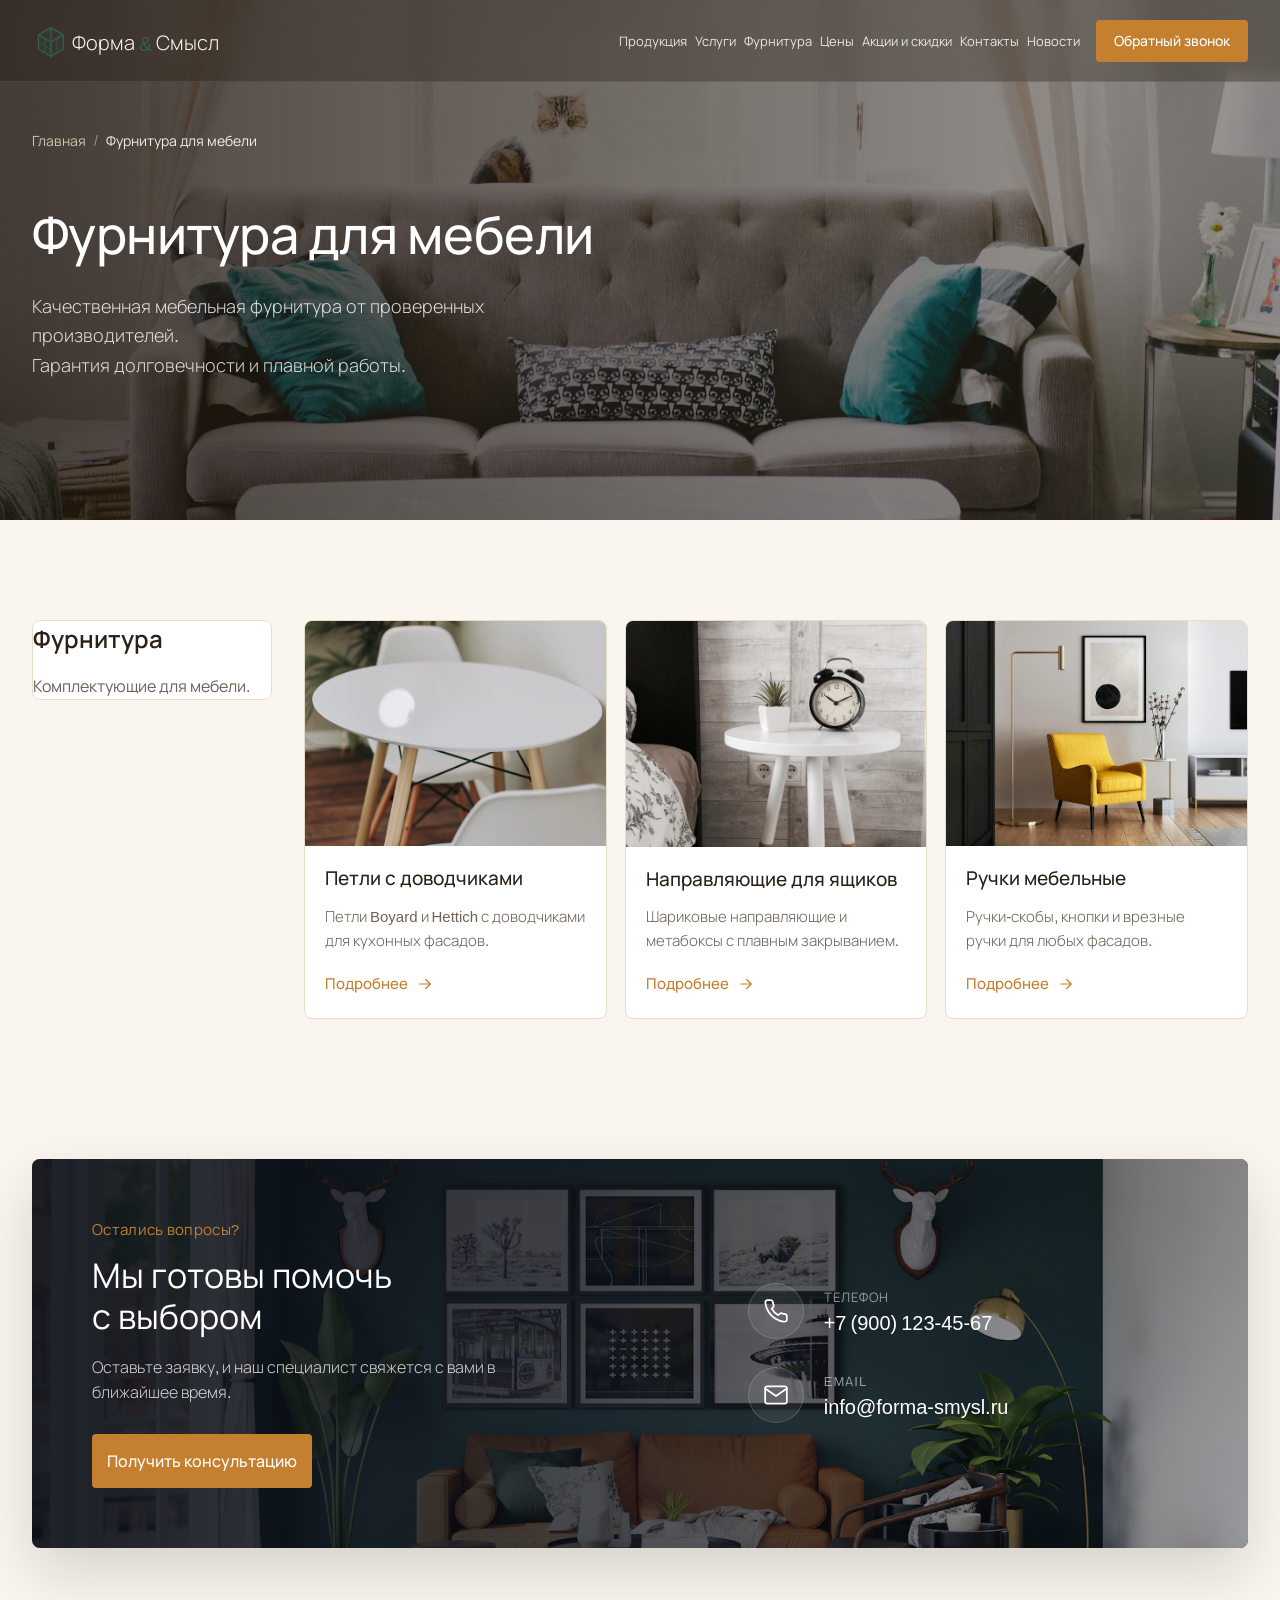
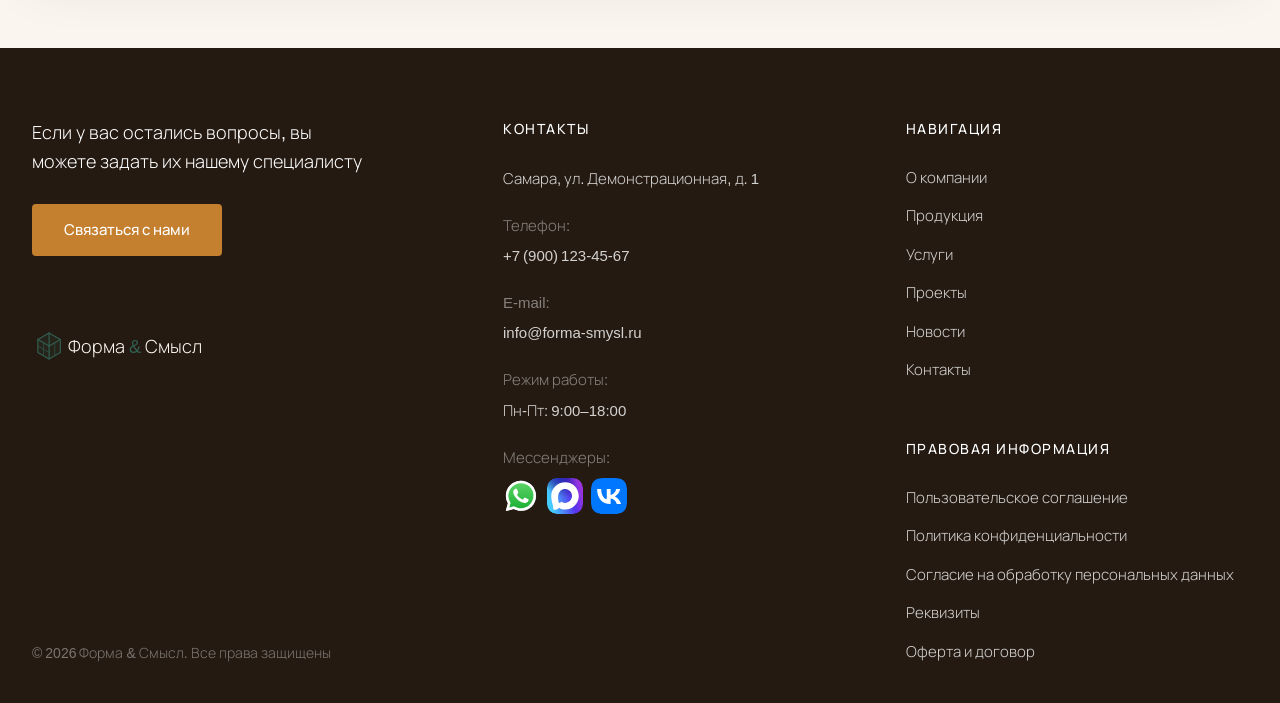
<file: hardware.html>
﻿<!doctype html>
<html lang="ru">
<head>
	<meta charset="UTF-8">
	<meta name="viewport" content="width=device-width, initial-scale=1">
	
<title>Мебельная фурнитура — Форма &amp; Смысл, Самара</title>
<meta name="description" content="Мебельная фурнитура: петли с доводчиками, ручки, направляющие для ящиков."/>
<meta name="robots" content="index, follow, max-snippet:-1, max-video-preview:-1, max-image-preview:large"/>
<link rel="canonical" href="hardware.html" />









<link rel='stylesheet' id='glass-css' href='assets/css/style.css' media='all' />
<link rel="icon" href="assets/img/icon.svg" sizes="192x192" />
<link rel="apple-touch-icon" href="assets/img/icon.svg" />
<meta name="msapplication-TileImage" content="assets/img/icon.svg" />
</head>
<body class="wp-singular page-template page-template-page-templates page-template-tpl-hardware page-template-page-templatestpl-hardware-php page page-id-9 wp-embed-responsive wp-theme-glass">

    
    <section class="page-hero" data-hero>
      
      <img
        class="page-hero__bg"
        src="assets/img/hero-furnitura-1920x724.webp"
        alt=""
        role="presentation"
        aria-hidden="true"
        decoding="async"
      />

      
      <div class="page-hero__overlay" aria-hidden="true"></div>

      <header class="header">
	<div class="header__container container">
		<a class="logo" href="index.html" aria-label="Форма &amp; Смысл — на главную">
							<svg class="logo__img" viewBox="24 18 390 80" role="presentation" aria-hidden="true" focusable="false"><g><g transform="translate(60, 60) scale(0.55)" stroke="#315f50" stroke-width="4.5" fill="none" stroke-linecap="round" stroke-linejoin="round"><path d="M 0 -50 L 43 -25 L 43 25 L 0 50 L -43 25 L -43 -25 Z" fill="#315f50" fill-opacity="0.14"/><path d="M 0 -50 L 0 50" /><path d="M 0 0 L 43 -25" /><path d="M 0 0 L -43 -25" /><path d="M -21.5 -12.5 L -21.5 37.5" stroke-width="2.5" /><path d="M 21.5 -12.5 L 21.5 37.5" stroke-width="2.5" /><path d="M -43 0 L 0 25" stroke-width="2.5" /></g><text x="100" y="61" text-anchor="start" class="brand-title" font-size="38" fill="#faf6ef">Форма <tspan fill="#315f50">&amp;</tspan> Смысл</text></g></svg>						
		</a>

		<nav class="nav" aria-label="Основная навигация">
			<ul class="nav__list"><li class="nav__item"><a href="catalog.html" class="nav__link">Продукция</a></li>
<li class="nav__item"><a href="services.html" class="nav__link">Услуги</a></li>
<li class="nav__item"><a href="hardware.html" class="nav__link">Фурнитура</a></li>
<li class="nav__item"><a href="prices.html" class="nav__link">Цены</a></li>
<li class="nav__item"><a href="promotions.html" class="nav__link">Акции и скидки</a></li>


<li class="nav__item"><a href="contacts.html" class="nav__link">Контакты</a></li>
<li class="nav__item"><a href="news.html" class="nav__link">Новости</a></li>
</ul>		</nav>

		<div class="header__actions">
			<a class="btn header__write" href="contacts.html#request">Написать нам</a>
			<button class="btn btn--gold header__cta" type="button" data-modal-open="callback">Обратный звонок</button>
			<a class="header__phone" href="tel:+79001234567">+7 (900) 123-45-67</a>
			<button class="burger" type="button" data-burger aria-controls="mobile-menu" aria-expanded="false" aria-label="Открыть меню">
				<svg class="burger__icon burger__icon--open" viewBox="0 0 24 24" fill="none" aria-hidden="true">
					<path d="M3 6h18M3 12h18M3 18h18" stroke="currentColor" stroke-width="1.8" stroke-linecap="round"/>
				</svg>
				<svg class="burger__icon burger__icon--close" viewBox="0 0 24 24" fill="none" aria-hidden="true">
					<path d="M6 6l12 12M18 6L6 18" stroke="currentColor" stroke-width="1.8" stroke-linecap="round"/>
				</svg>
			</button>
		</div>
	</div>
</header>

<div class="mobile-menu" id="mobile-menu" data-mobile-menu hidden>
	<nav class="mobile-menu__nav" aria-label="Мобильная навигация">
		<ul class="mobile-menu__list"><li class="menu-item-has-children mobile-menu__item"><a href="catalog.html" class="mobile-menu__link">Продукция</a>
<ul class="sub-menu">
	<li class="mobile-menu__item"><a href="product.html" class="mobile-menu__link">Кухни на заказ</a></li>
	<li class="mobile-menu__item"><a href="catalog.html" class="mobile-menu__link">Шкафы-купе на заказ</a></li>
	<li class="mobile-menu__item"><a href="catalog.html" class="mobile-menu__link">Офисная мебель</a></li>
</ul>
</li>
	<li class="menu-item-has-children mobile-menu__item"><a href="services.html" class="mobile-menu__link">Услуги</a>
<ul class="sub-menu">
	<li class="mobile-menu__item"><a href="service.html" class="mobile-menu__link">Замер и дизайн-проект</a></li>
	<li class="mobile-menu__item"><a href="services.html" class="mobile-menu__link">Дизайн-проект</a></li>
	<li class="mobile-menu__item"><a href="services.html" class="mobile-menu__link">Доставка и сборка</a></li>
</ul>
</li>
	<li class="menu-item-has-children mobile-menu__item"><a href="hardware.html" class="mobile-menu__link">Фурнитура</a>
<ul class="sub-menu">
	<li class="mobile-menu__item"><a href="hardware-item.html" class="mobile-menu__link">Петли с доводчиками</a></li>
	<li class="mobile-menu__item"><a href="hardware.html" class="mobile-menu__link">Ручки мебельные</a></li>
	<li class="mobile-menu__item"><a href="hardware.html" class="mobile-menu__link">Направляющие для ящиков</a></li>
</ul>
</li>
	<li class="mobile-menu__item"><a href="prices.html" class="mobile-menu__link">Цены</a></li>
	<li class="mobile-menu__item"><a href="promotions.html" class="mobile-menu__link">Акции и скидки</a></li>
	<li class="mobile-menu__item"><a href="contacts.html" class="mobile-menu__link">Контакты</a></li>
	<li class="mobile-menu__item"><a href="news.html" class="mobile-menu__link">Новости</a></li>
</ul>
	</nav>
	<div class="mobile-menu__footer">
		<a class="mobile-menu__phone" href="tel:+79001234567">+7 (900) 123-45-67</a>
		<nav class="social-links social-links--mobile" aria-label="Мессенджеры">
					<a class="social-links__item social-links__item--whatsapp" href="https://wa.me/79001234567" target="_blank" rel="noopener noreferrer" aria-label="WhatsApp">
			<img class="social-links__icon" src="assets/img/icons/whatsapp.svg" alt="" width="36" height="36" decoding="async">
			<span class="social-links__label">WhatsApp</span>
		</a>
					<a class="social-links__item social-links__item--max" href="https://max.ru/" target="_blank" rel="noopener noreferrer" aria-label="MAX">
			<img class="social-links__icon" src="assets/img/icons/max.svg" alt="" width="36" height="36" decoding="async">
			<span class="social-links__label">MAX</span>
		</a>
					<a class="social-links__item social-links__item--vk" href="https://vk.ru/club123456789" target="_blank" rel="noopener noreferrer" aria-label="ВКонтакте">
			<img class="social-links__icon" src="assets/img/icons/vk.svg" alt="" width="36" height="36" decoding="async">
			<span class="social-links__label">ВКонтакте</span>
		</a>
	</nav>
		<div class="mobile-menu__footer-actions">
			<button class="btn btn--gold mobile-menu__cta" type="button" data-modal-open="callback">Обратный звонок</button>
			<a class="btn mobile-menu__request" href="contacts.html#request">Написать нам</a>
		</div>
	</div>
</div>


      <div class="page-hero__container container">
        
        <nav class="breadcrumbs" aria-label="Хлебные крошки">
          <ol class="breadcrumbs__list">
            <li class="breadcrumbs__item">
              <a class="breadcrumbs__link" href="index.html">Главная</a>
            </li>
            <li
              class="breadcrumbs__item breadcrumbs__item--current"
              aria-current="page"
            >
              Фурнитура для мебели
            </li>
          </ol>
        </nav>

        <div class="page-hero__content">
          <h1 class="page-hero__title">Фурнитура для мебели</h1>

          <p class="page-hero__desc">Качественная мебельная фурнитура от проверенных производителей.<br />
            Гарантия долговечности и плавной работы.</p>
        </div>
      </div>
    </section><main>

    
    	<section class="catalog" data-reveal-root>
		<div class="catalog__container container">
			<div class="catalog__grid">
				<aside class="catalog-filter" aria-label="Фурнитура">
					<h2 class="catalog-filter__title">Фурнитура</h2>
					<p class="catalog-filter__intro">Комплектующие для мебели.</p>
				</aside>
				<div class="hardware">
					<div class="hardware__grid">
														<article class="hardware-card" data-reveal="product">
		<a class="hardware-card__link" href="hardware-item.html">
			<div class="hardware-card__media">
									<img class="hardware-card__img" src="assets/img/petli-01-768x512.webp" alt="Петли с доводчиками" loading="lazy" decoding="async">
							</div>
			<div class="hardware-card__body">
				<h2 class="hardware-card__title">Петли с доводчиками</h2>
				<p class="hardware-card__text">Петли Boyard и Hettich с доводчиками для кухонных фасадов.</p>
				<span class="hardware-card__more">Подробнее <svg class="hardware-card__arrow" viewBox="0 0 24 24" fill="none" aria-hidden="true"><path d="M5 12h14M13 6l6 6-6 6" stroke="currentColor" stroke-width="1.6" stroke-linecap="round" stroke-linejoin="round"/></svg></span>
			</div>
		</a>
	</article>
															<article class="hardware-card" data-reveal="product">
		<a class="hardware-card__link" href="catalog.html">
			<div class="hardware-card__media">
									<img class="hardware-card__img" src="assets/img/napravlyayushie-01-768x512.webp" alt="Направляющие для ящиков" loading="lazy" decoding="async">
							</div>
			<div class="hardware-card__body">
				<h2 class="hardware-card__title">Направляющие для ящиков</h2>
				<p class="hardware-card__text">Шариковые направляющие и метабоксы с плавным закрыванием.</p>
				<span class="hardware-card__more">Подробнее <svg class="hardware-card__arrow" viewBox="0 0 24 24" fill="none" aria-hidden="true"><path d="M5 12h14M13 6l6 6-6 6" stroke="currentColor" stroke-width="1.6" stroke-linecap="round" stroke-linejoin="round"/></svg></span>
			</div>
		</a>
	</article>
															<article class="hardware-card" data-reveal="product">
		<a class="hardware-card__link" href="catalog.html">
			<div class="hardware-card__media">
									<img class="hardware-card__img" src="assets/img/ruchki-01-768x512.webp" alt="Ручки мебельные" loading="lazy" decoding="async">
							</div>
			<div class="hardware-card__body">
				<h2 class="hardware-card__title">Ручки мебельные</h2>
				<p class="hardware-card__text">Ручки-скобы, кнопки и врезные ручки для любых фасадов.</p>
				<span class="hardware-card__more">Подробнее <svg class="hardware-card__arrow" viewBox="0 0 24 24" fill="none" aria-hidden="true"><path d="M5 12h14M13 6l6 6-6 6" stroke="currentColor" stroke-width="1.6" stroke-linecap="round" stroke-linejoin="round"/></svg></span>
			</div>
		</a>
	</article>
															
															
															
															
															
															
															
															
															
												</div>
				</div>
			</div>
		</div>
	</section>
	
    <section class="consult" data-reveal-root>
      <div class="consult__container container">
        <div class="consult__inner">
          
          <img
            class="consult__bg"
            src="assets/img/consult-bg-1600x900.webp"
            alt=""
            role="presentation"
            aria-hidden="true"
            loading="lazy"
            decoding="async"
          />
          <span class="consult__overlay" aria-hidden="true"></span>

          <div class="consult__grid">
            
            <div class="consult__content" data-reveal="title">
              <p class="consult__label">Остались вопросы?</p>
              <h2 class="consult__title">Мы готовы помочь<br />с выбором</h2>
              <p class="consult__desc">
                Оставьте заявку, и наш специалист свяжется с вами в ближайшее
                время.
              </p>
              <a
                class="btn btn--gold btn--lg consult__btn"
                href="contacts.html#request"
                >Получить консультацию</a
              >
            </div>

            
            <div class="consult__contacts" data-reveal="card">
              <div class="consult-contact">
                <span class="consult-contact__icon" aria-hidden="true">
                  <svg viewBox="0 0 24 24" fill="none">
                    <path
                      d="M22 16.92v3a2 2 0 0 1-2.18 2 19.86 19.86 0 0 1-8.63-3.07 19.5 19.5 0 0 1-6-6A19.86 19.86 0 0 1 2.12 4.18 2 2 0 0 1 4.11 2h3a2 2 0 0 1 2 1.72 12.7 12.7 0 0 0 .7 2.81 2 2 0 0 1-.45 2.11L8.1 9.9a16 16 0 0 0 6 6l1.26-1.26a2 2 0 0 1 2.11-.45 12.7 12.7 0 0 0 2.81.7A2 2 0 0 1 22 16.92z"
                      stroke="currentColor"
                      stroke-width="1.6"
                      stroke-linecap="round"
                      stroke-linejoin="round"
                    />
                  </svg>
                </span>
                <div class="consult-contact__body">
                  <p class="consult-contact__label">Телефон</p>
                  <a class="consult-contact__value" href="tel:+79001234567"
                    >+7 (900) 123-45-67</a
                  >
                </div>
              </div>

              <div class="consult-contact">
                <span class="consult-contact__icon" aria-hidden="true">
                  <svg viewBox="0 0 24 24" fill="none">
                    <path
                      d="M4 4h16c1.1 0 2 .9 2 2v12c0 1.1-.9 2-2 2H4c-1.1 0-2-.9-2-2V6c0-1.1.9-2 2-2z"
                      stroke="currentColor"
                      stroke-width="1.6"
                      stroke-linecap="round"
                      stroke-linejoin="round"
                    />
                    <path
                      d="M22 6l-10 7L2 6"
                      stroke="currentColor"
                      stroke-width="1.6"
                      stroke-linecap="round"
                      stroke-linejoin="round"
                    />
                  </svg>
                </span>
                <div class="consult-contact__body">
                  <p class="consult-contact__label">Email</p>
                  <a class="consult-contact__value" href="mailto:info@forma-smysl.ru">info@forma-smysl.ru</a>
                </div>
              </div>
            </div>
            
          </div>
          
        </div>
        
      </div>
      
    </section>

    </main><footer class="footer" data-reveal-root>
	<div class="footer__container container">
		<div class="footer__grid">
			<div class="footer__col footer__col--brand">
				<p class="footer__cta-text" data-reveal="title">Если у вас остались вопросы, вы<br>можете задать их нашему специалисту</p>
				<a class="btn btn--gold footer__cta-btn" href="contacts.html#request" data-reveal="title">Связаться с нами</a>

				<a class="footer__logo" href="index.html" aria-label="На главную" data-reveal="title">
											<svg class="footer__logo-img" viewBox="24 18 390 80" role="presentation" aria-hidden="true" focusable="false"><g><g transform="translate(60, 60) scale(0.55)" stroke="#315f50" stroke-width="4.5" fill="none" stroke-linecap="round" stroke-linejoin="round"><path d="M 0 -50 L 43 -25 L 43 25 L 0 50 L -43 25 L -43 -25 Z" fill="#315f50" fill-opacity="0.14"/><path d="M 0 -50 L 0 50" /><path d="M 0 0 L 43 -25" /><path d="M 0 0 L -43 -25" /><path d="M -21.5 -12.5 L -21.5 37.5" stroke-width="2.5" /><path d="M 21.5 -12.5 L 21.5 37.5" stroke-width="2.5" /><path d="M -43 0 L 0 25" stroke-width="2.5" /></g><text x="100" y="61" text-anchor="start" class="brand-title" font-size="38" fill="#faf6ef">Форма <tspan fill="#315f50">&amp;</tspan> Смысл</text></g></svg>										
				</a>

				<p class="footer__copy">© 2026 Форма &amp; Смысл. Все права защищены</p>
			</div>

			<div class="footer__col footer__col--contacts">
				<h2 class="footer__heading">Контакты</h2>
				<div class="footer__block">
					<p class="footer__text">Самара, ул. Демонстрационная, д. 1</p>
									</div>
				<div class="footer__block">
					<p class="footer__label-sm">Телефон:</p>
					<a class="footer__link" href="tel:+79001234567">+7 (900) 123-45-67</a>
				</div>
				<div class="footer__block">
					<p class="footer__label-sm">E-mail:</p>
					<a class="footer__link" href="mailto:info@forma-smysl.ru">info@forma-smysl.ru</a>
				</div>
				<div class="footer__block">
					<p class="footer__label-sm">Режим работы:</p>
					<p class="footer__text">Пн-Пт: 9:00–18:00</p>
				</div>
				<div class="footer__block">
					<p class="footer__label-sm">Мессенджеры:</p>
					<nav class="social-links social-links--footer" aria-label="Мессенджеры">
					<a class="social-links__item social-links__item--whatsapp" href="https://wa.me/79001234567" target="_blank" rel="noopener noreferrer" aria-label="WhatsApp">
			<img class="social-links__icon" src="assets/img/icons/whatsapp.svg" alt="" width="36" height="36" decoding="async">
			<span class="social-links__label">WhatsApp</span>
		</a>
					<a class="social-links__item social-links__item--max" href="https://max.ru/" target="_blank" rel="noopener noreferrer" aria-label="MAX">
			<img class="social-links__icon" src="assets/img/icons/max.svg" alt="" width="36" height="36" decoding="async">
			<span class="social-links__label">MAX</span>
		</a>
					<a class="social-links__item social-links__item--vk" href="https://vk.ru/club123456789" target="_blank" rel="noopener noreferrer" aria-label="ВКонтакте">
			<img class="social-links__icon" src="assets/img/icons/vk.svg" alt="" width="36" height="36" decoding="async">
			<span class="social-links__label">ВКонтакте</span>
		</a>
	</nav>
									</div>
									<div class="footer__block">
					</div>
							</div>

			<div class="footer__col footer__col--nav">
				<h2 class="footer__heading">Навигация</h2>
				<nav class="footer__nav" aria-label="Навигация в подвале">
					<ul class="footer__list"><li><a href="news.html" class="footer__link">О компании</a></li>
<li><a href="catalog.html" class="footer__link">Продукция</a></li>
<li><a href="services.html" class="footer__link">Услуги</a></li>
<li><a href="index.html#projects" class="footer__link">Проекты</a></li>
<li><a href="news.html" class="footer__link">Новости</a></li>
<li><a href="contacts.html" class="footer__link">Контакты</a></li>
</ul>				</nav>

				<h2 class="footer__heading footer__heading--legal">Правовая информация</h2>
				<nav class="footer__nav" aria-label="Правовая информация">
					<ul class="footer__list"><li><a href="#" class="footer__link">Пользовательское соглашение</a></li>
<li><a rel="privacy-policy" href="#" class="footer__link">Политика конфиденциальности</a></li>
<li><a href="#" class="footer__link">Согласие на обработку персональных данных</a></li>
<li><a href="#" class="footer__link">Реквизиты</a></li>
<li><a href="#" class="footer__link">Оферта и договор</a></li>
</ul>				</nav>
			</div>
		</div>
	</div>
</footer>

<div class="fixed-actions" data-fixed-actions>
	<div class="fixed-actions__row fixed-actions__row--info">
		<div class="fixed-actions__message">
			<span class="fixed-actions__eyebrow">Перезвоним</span>
			<strong class="fixed-actions__time">за 20 секунд</strong>
		</div>
		<a class="fixed-actions__phone" href="tel:+79001234567">+7 (900) 123-45-67</a>
		<nav class="social-links social-links--fixed" aria-label="Мессенджеры">
					<a class="social-links__item social-links__item--whatsapp" href="https://wa.me/79001234567" target="_blank" rel="noopener noreferrer" aria-label="WhatsApp">
			<img class="social-links__icon" src="assets/img/icons/whatsapp.svg" alt="" width="36" height="36" decoding="async">
			<span class="social-links__label">WhatsApp</span>
		</a>
					<a class="social-links__item social-links__item--max" href="https://max.ru/" target="_blank" rel="noopener noreferrer" aria-label="MAX">
			<img class="social-links__icon" src="assets/img/icons/max.svg" alt="" width="36" height="36" decoding="async">
			<span class="social-links__label">MAX</span>
		</a>
					<a class="social-links__item social-links__item--vk" href="https://vk.ru/club123456789" target="_blank" rel="noopener noreferrer" aria-label="ВКонтакте">
			<img class="social-links__icon" src="assets/img/icons/vk.svg" alt="" width="36" height="36" decoding="async">
			<span class="social-links__label">ВКонтакте</span>
		</a>
	</nav>
	</div>
	<div class="fixed-actions__row fixed-actions__row--cta">
		<button class="fixed-actions__button fixed-actions__button--callback" type="button" data-modal-open="callback">Обратный звонок</button>
		<a class="fixed-actions__button fixed-actions__button--request" href="contacts.html#request">Отправить заявку</a>
	</div>
</div>

<div class="site-modal" data-modal="callback" hidden>
	<button class="site-modal__backdrop" type="button" data-modal-close aria-label="Закрыть окно"></button>
	<section class="site-modal__dialog" role="dialog" aria-modal="true" aria-labelledby="callback-modal-title">
		<button class="site-modal__close" type="button" data-modal-close aria-label="Закрыть">×</button>
		<p class="site-modal__label">Обратный звонок</p>
		<h2 class="site-modal__title" id="callback-modal-title">Перезвоним и обсудим задачу</h2>
		<p class="site-modal__text">Оставьте номер — специалист свяжется с вами в рабочее время.</p>
			<form class="compact-lead-form" action="hardware.html" method="post">
		<input type="hidden" name="action" value="glass_lead">
		<input type="hidden" name="name" value="Обратный звонок">
		<input type="hidden" name="message" value="Запрос обратного звонка">
		<input type="hidden" name="lead_source" value="Обратный звонок">
		<input type="hidden" name="redirect_to" value="hardware.html">
				<label class="compact-lead-form__field">
			<span class="compact-lead-form__label">Телефон</span>
			<input class="compact-lead-form__input" type="tel" name="phone" autocomplete="tel" placeholder="+7 (___) ___-__-__" required>
		</label>
		<label class="lead-form__honeypot" aria-hidden="true">
			<span>Сайт</span>
			<input type="text" name="website" tabindex="-1" autocomplete="off">
		</label>
		<label class="compact-lead-form__consent">
			<input type="checkbox" name="consent" value="1" required>
			<span>Даю <a href="#" target="_blank" rel="noopener noreferrer">согласие на обработку персональных данных</a> и принимаю <a href="#" target="_blank" rel="noopener noreferrer">пользовательское соглашение</a></span>
		</label>
		<button class="btn btn--gold compact-lead-form__submit" type="submit">Отправить</button>
	</form>
		</section>
</div>


		<div class="cookie-bar" id="glass-cookie-bar" hidden role="region" aria-labelledby="glass-cookie-title" aria-describedby="glass-cookie-text">
			<div class="cookie-bar__copy">
				<p class="cookie-bar__title" id="glass-cookie-title">Файлы cookie</p>
				<p class="cookie-bar__text">
					Сайт ставит необходимые cookie, чтобы запомнить ваш выбор в этом окне.
					Аналитические cookie сервиса «Яндекс.Метрика» (включая вебвизор и карту кликов) включаем только после отдельного согласия.
					Отказ не мешает пользоваться сайтом и отправить заявку.
					Подробнее — в <a href="#">политике конфиденциальности</a>.
				</p>
			</div>
			<div class="cookie-bar__actions">
				<button class="btn cookie-bar__reject" type="button" data-cookie-reject>Только необходимые</button>
				<button class="btn btn--gold cookie-bar__accept" type="button" data-cookie-accept>Принять аналитику</button>
			</div>
		</div>
		<script src="assets/js/cookie.js" defer></script>
		
<script defer src="assets/js/main.js"></script>


</body>
</html>
</file>
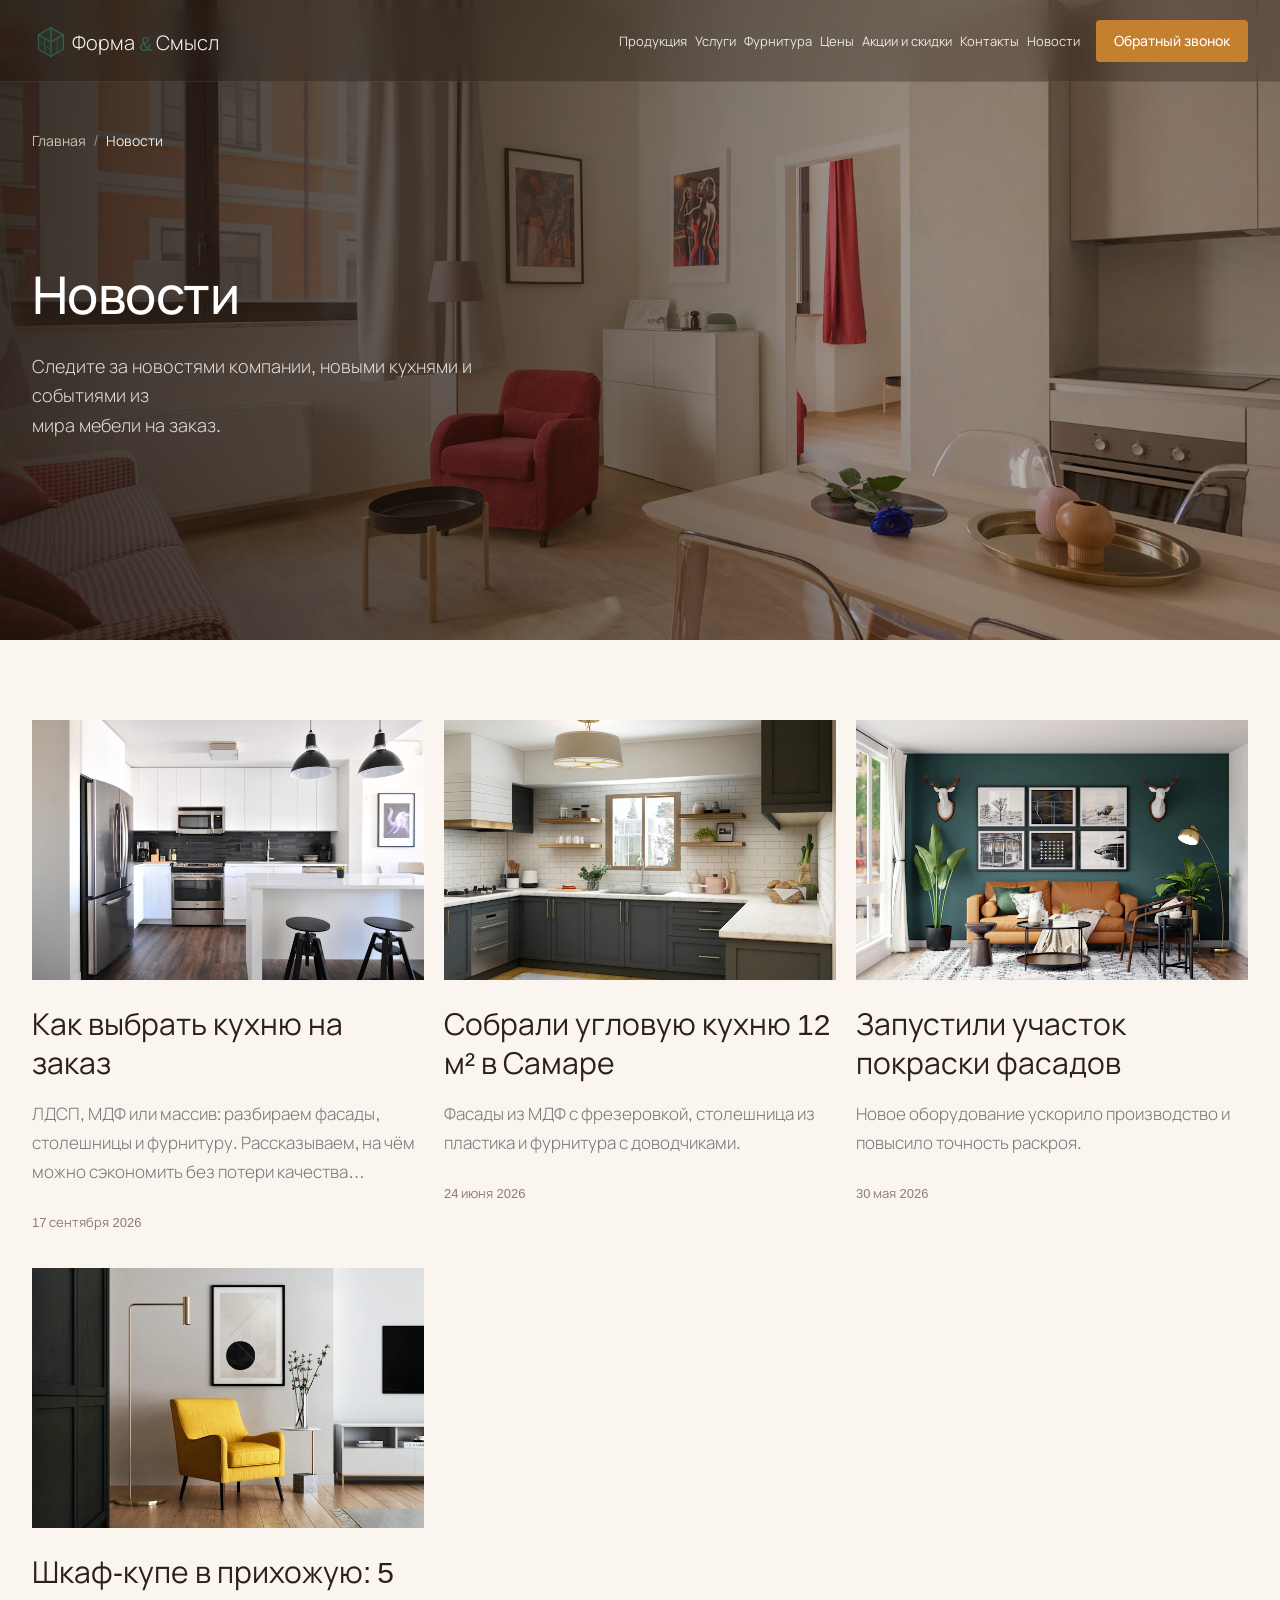
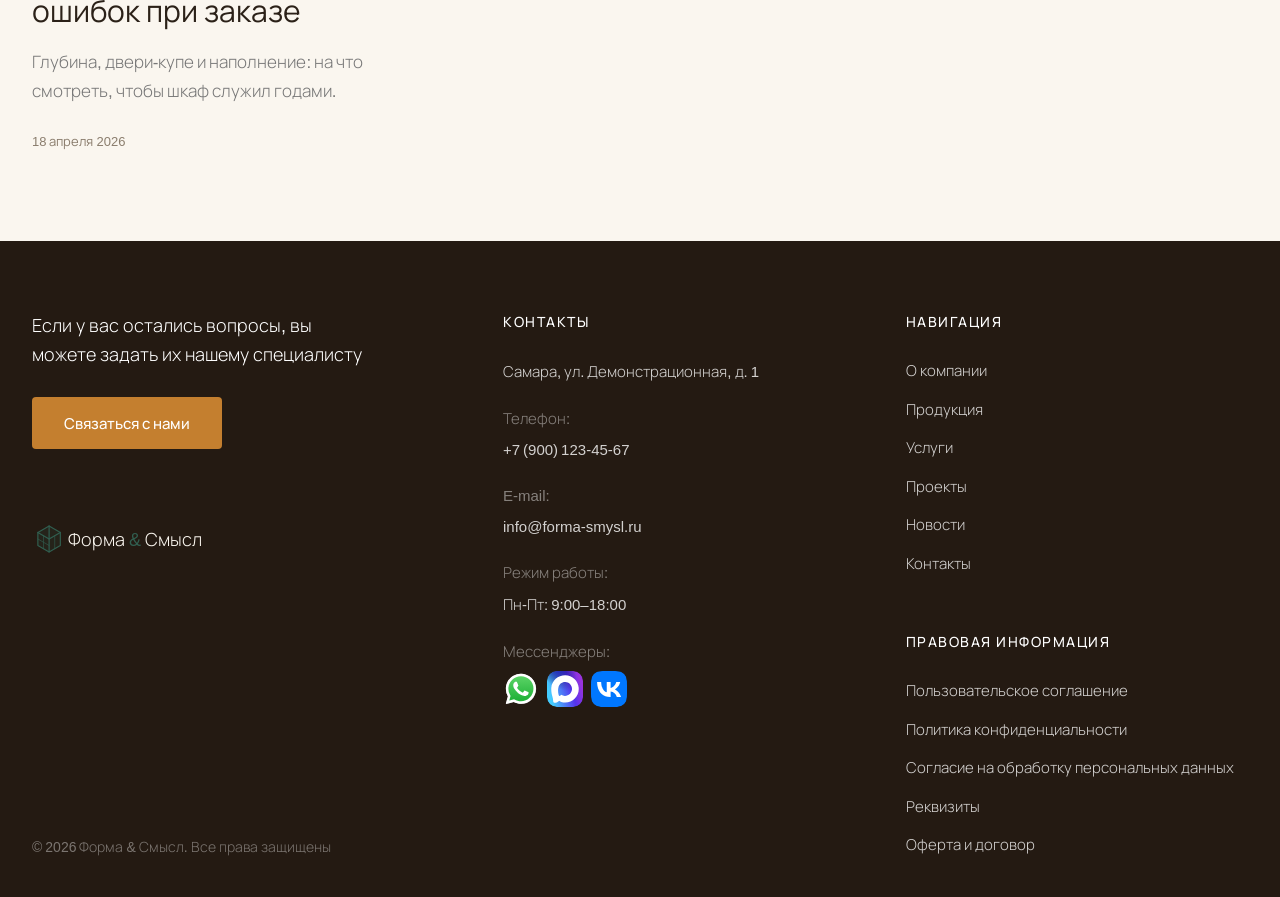
<file: news.html>
﻿<!doctype html>
<html lang="ru">
<head>
	<meta charset="UTF-8">
	<meta name="viewport" content="width=device-width, initial-scale=1">
	
<title>Новости — Форма &amp; Смысл</title>
<meta name="description" content="Новости компании: новые кухни и шкафы, материалы и полезные статьи о мебели на заказ."/>
<meta name="robots" content="index, follow, max-snippet:-1, max-video-preview:-1, max-image-preview:large"/>
<link rel="canonical" href="news.html" />










<link rel='stylesheet' id='glass-css' href='assets/css/style.css' media='all' />
<link rel="icon" href="assets/img/icon.svg" sizes="192x192" />
<link rel="apple-touch-icon" href="assets/img/icon.svg" />
<meta name="msapplication-TileImage" content="assets/img/icon.svg" />
</head>
<body class="blog wp-embed-responsive wp-theme-glass">

    
    <section class="page-hero page-hero--news" data-hero>
      
      <img
        class="page-hero__bg page-hero__bg--flipped"
        src="assets/img/hero-novosti-1920x1080.webp"
        alt=""
        role="presentation"
        aria-hidden="true"
        decoding="async"
      />

      
      <div class="page-hero__overlay" aria-hidden="true"></div>

      <header class="header">
	<div class="header__container container">
		<a class="logo" href="index.html" aria-label="Форма &amp; Смысл — на главную">
							<svg class="logo__img" viewBox="24 18 390 80" role="presentation" aria-hidden="true" focusable="false"><g><g transform="translate(60, 60) scale(0.55)" stroke="#315f50" stroke-width="4.5" fill="none" stroke-linecap="round" stroke-linejoin="round"><path d="M 0 -50 L 43 -25 L 43 25 L 0 50 L -43 25 L -43 -25 Z" fill="#315f50" fill-opacity="0.14"/><path d="M 0 -50 L 0 50" /><path d="M 0 0 L 43 -25" /><path d="M 0 0 L -43 -25" /><path d="M -21.5 -12.5 L -21.5 37.5" stroke-width="2.5" /><path d="M 21.5 -12.5 L 21.5 37.5" stroke-width="2.5" /><path d="M -43 0 L 0 25" stroke-width="2.5" /></g><text x="100" y="61" text-anchor="start" class="brand-title" font-size="38" fill="#faf6ef">Форма <tspan fill="#315f50">&amp;</tspan> Смысл</text></g></svg>						
		</a>

		<nav class="nav" aria-label="Основная навигация">
			<ul class="nav__list"><li class="nav__item"><a href="catalog.html" class="nav__link">Продукция</a></li>
<li class="nav__item"><a href="services.html" class="nav__link">Услуги</a></li>
<li class="nav__item"><a href="hardware.html" class="nav__link">Фурнитура</a></li>
<li class="nav__item"><a href="prices.html" class="nav__link">Цены</a></li>
<li class="nav__item"><a href="promotions.html" class="nav__link">Акции и скидки</a></li>


<li class="nav__item"><a href="contacts.html" class="nav__link">Контакты</a></li>
<li class="nav__item"><a href="news.html" class="nav__link">Новости</a></li>
</ul>		</nav>

		<div class="header__actions">
			<a class="btn header__write" href="contacts.html#request">Написать нам</a>
			<button class="btn btn--gold header__cta" type="button" data-modal-open="callback">Обратный звонок</button>
			<a class="header__phone" href="tel:+79001234567">+7 (900) 123-45-67</a>
			<button class="burger" type="button" data-burger aria-controls="mobile-menu" aria-expanded="false" aria-label="Открыть меню">
				<svg class="burger__icon burger__icon--open" viewBox="0 0 24 24" fill="none" aria-hidden="true">
					<path d="M3 6h18M3 12h18M3 18h18" stroke="currentColor" stroke-width="1.8" stroke-linecap="round"/>
				</svg>
				<svg class="burger__icon burger__icon--close" viewBox="0 0 24 24" fill="none" aria-hidden="true">
					<path d="M6 6l12 12M18 6L6 18" stroke="currentColor" stroke-width="1.8" stroke-linecap="round"/>
				</svg>
			</button>
		</div>
	</div>
</header>

<div class="mobile-menu" id="mobile-menu" data-mobile-menu hidden>
	<nav class="mobile-menu__nav" aria-label="Мобильная навигация">
		<ul class="mobile-menu__list"><li class="menu-item-has-children mobile-menu__item"><a href="catalog.html" class="mobile-menu__link">Продукция</a>
<ul class="sub-menu">
	<li class="mobile-menu__item"><a href="product.html" class="mobile-menu__link">Кухни на заказ</a></li>
	<li class="mobile-menu__item"><a href="catalog.html" class="mobile-menu__link">Шкафы-купе на заказ</a></li>
	<li class="mobile-menu__item"><a href="catalog.html" class="mobile-menu__link">Офисная мебель</a></li>
</ul>
</li>
	<li class="menu-item-has-children mobile-menu__item"><a href="services.html" class="mobile-menu__link">Услуги</a>
<ul class="sub-menu">
	<li class="mobile-menu__item"><a href="service.html" class="mobile-menu__link">Замер и дизайн-проект</a></li>
	<li class="mobile-menu__item"><a href="services.html" class="mobile-menu__link">Дизайн-проект</a></li>
	<li class="mobile-menu__item"><a href="services.html" class="mobile-menu__link">Доставка и сборка</a></li>
</ul>
</li>
	<li class="menu-item-has-children mobile-menu__item"><a href="hardware.html" class="mobile-menu__link">Фурнитура</a>
<ul class="sub-menu">
	<li class="mobile-menu__item"><a href="hardware-item.html" class="mobile-menu__link">Петли с доводчиками</a></li>
	<li class="mobile-menu__item"><a href="hardware.html" class="mobile-menu__link">Ручки мебельные</a></li>
	<li class="mobile-menu__item"><a href="hardware.html" class="mobile-menu__link">Направляющие для ящиков</a></li>
</ul>
</li>
	<li class="mobile-menu__item"><a href="prices.html" class="mobile-menu__link">Цены</a></li>
	<li class="mobile-menu__item"><a href="promotions.html" class="mobile-menu__link">Акции и скидки</a></li>
	<li class="mobile-menu__item"><a href="contacts.html" class="mobile-menu__link">Контакты</a></li>
	<li class="mobile-menu__item"><a href="news.html" class="mobile-menu__link">Новости</a></li>
</ul>
	</nav>
	<div class="mobile-menu__footer">
		<a class="mobile-menu__phone" href="tel:+79001234567">+7 (900) 123-45-67</a>
		<nav class="social-links social-links--mobile" aria-label="Мессенджеры">
					<a class="social-links__item social-links__item--whatsapp" href="https://wa.me/79001234567" target="_blank" rel="noopener noreferrer" aria-label="WhatsApp">
			<img class="social-links__icon" src="assets/img/icons/whatsapp.svg" alt="" width="36" height="36" decoding="async">
			<span class="social-links__label">WhatsApp</span>
		</a>
					<a class="social-links__item social-links__item--max" href="https://max.ru/" target="_blank" rel="noopener noreferrer" aria-label="MAX">
			<img class="social-links__icon" src="assets/img/icons/max.svg" alt="" width="36" height="36" decoding="async">
			<span class="social-links__label">MAX</span>
		</a>
					<a class="social-links__item social-links__item--vk" href="https://vk.ru/club123456789" target="_blank" rel="noopener noreferrer" aria-label="ВКонтакте">
			<img class="social-links__icon" src="assets/img/icons/vk.svg" alt="" width="36" height="36" decoding="async">
			<span class="social-links__label">ВКонтакте</span>
		</a>
	</nav>
		<div class="mobile-menu__footer-actions">
			<button class="btn btn--gold mobile-menu__cta" type="button" data-modal-open="callback">Обратный звонок</button>
			<a class="btn mobile-menu__request" href="contacts.html#request">Написать нам</a>
		</div>
	</div>
</div>


      <div class="page-hero__container container">
        
        <nav class="breadcrumbs" aria-label="Хлебные крошки">
          <ol class="breadcrumbs__list">
            <li class="breadcrumbs__item">
              <a class="breadcrumbs__link" href="index.html">Главная</a>
            </li>
            <li
              class="breadcrumbs__item breadcrumbs__item--current"
              aria-current="page"
            >
              Новости
            </li>
          </ol>
        </nav>

        <div class="page-hero__content">
          <h1 class="page-hero__title">Новости</h1>

          <p class="page-hero__desc">Следите за новостями компании, новыми кухнями и событиями из<br />
            мира мебели на заказ.</p>
        </div>
      </div>
    </section><main>

    	
	<section class="news-archive" data-reveal-root>
		<div class="news-archive__container container">
			<div class="news__grid news-archive__grid">
										<article class="news-card" data-reveal="product">
		<a class="news-card__link" href="article.html">
			<div class="news-card__media">
									<img class="news-card__img" src="assets/img/gid-kuhnya-768x512.webp" alt="Как выбрать кухню на заказ" loading="lazy" decoding="async">
							</div>
			<h2 class="news-card__title">Как выбрать кухню на заказ</h2>
			<p class="news-card__text">ЛДСП, МДФ или массив: разбираем фасады, столешницы и фурнитуру. Рассказываем, на чём можно сэкономить без потери качества&hellip;</p>
			<time class="news-card__date" datetime="2026-09-17T00:24:43+03:00">17 сентября 2026</time>
		</a>
	</article>
											<article class="news-card" data-reveal="product">
		<a class="news-card__link" href="news.html">
			<div class="news-card__media">
									<img class="news-card__img" src="assets/img/kuhnya-news-768x512.webp" alt="Собрали угловую кухню 12 м² в Самаре" loading="lazy" decoding="async">
							</div>
			<h2 class="news-card__title">Собрали угловую кухню 12 м² в Самаре</h2>
			<p class="news-card__text">Фасады из МДФ с фрезеровкой, столешница из пластика и фурнитура с доводчиками.</p>
			<time class="news-card__date" datetime="2026-06-24T10:00:00+03:00">24 июня 2026</time>
		</a>
	</article>
											<article class="news-card" data-reveal="product">
		<a class="news-card__link" href="news.html">
			<div class="news-card__media">
									<img class="news-card__img" src="assets/img/ceh-news-768x512.webp" alt="Запустили участок покраски фасадов" loading="lazy" decoding="async">
							</div>
			<h2 class="news-card__title">Запустили участок покраски фасадов</h2>
			<p class="news-card__text">Новое оборудование ускорило производство и повысило точность раскроя.</p>
			<time class="news-card__date" datetime="2026-05-30T10:00:00+03:00">30 мая 2026</time>
		</a>
	</article>
											<article class="news-card" data-reveal="product">
		<a class="news-card__link" href="news.html">
			<div class="news-card__media">
									<img class="news-card__img" src="assets/img/prihozhaya-news-768x512.webp" alt="Шкаф-купе в прихожую: 5 ошибок при заказе" loading="lazy" decoding="async">
							</div>
			<h2 class="news-card__title">Шкаф-купе в прихожую: 5 ошибок при заказе</h2>
			<p class="news-card__text">Глубина, двери-купе и наполнение: на что смотреть, чтобы шкаф служил годами.</p>
			<time class="news-card__date" datetime="2026-04-18T10:00:00+03:00">18 апреля 2026</time>
		</a>
	</article>
								</div>
								</div>
	</section>
	</main><footer class="footer" data-reveal-root>
	<div class="footer__container container">
		<div class="footer__grid">
			<div class="footer__col footer__col--brand">
				<p class="footer__cta-text" data-reveal="title">Если у вас остались вопросы, вы<br>можете задать их нашему специалисту</p>
				<a class="btn btn--gold footer__cta-btn" href="contacts.html#request" data-reveal="title">Связаться с нами</a>

				<a class="footer__logo" href="index.html" aria-label="На главную" data-reveal="title">
											<svg class="footer__logo-img" viewBox="24 18 390 80" role="presentation" aria-hidden="true" focusable="false"><g><g transform="translate(60, 60) scale(0.55)" stroke="#315f50" stroke-width="4.5" fill="none" stroke-linecap="round" stroke-linejoin="round"><path d="M 0 -50 L 43 -25 L 43 25 L 0 50 L -43 25 L -43 -25 Z" fill="#315f50" fill-opacity="0.14"/><path d="M 0 -50 L 0 50" /><path d="M 0 0 L 43 -25" /><path d="M 0 0 L -43 -25" /><path d="M -21.5 -12.5 L -21.5 37.5" stroke-width="2.5" /><path d="M 21.5 -12.5 L 21.5 37.5" stroke-width="2.5" /><path d="M -43 0 L 0 25" stroke-width="2.5" /></g><text x="100" y="61" text-anchor="start" class="brand-title" font-size="38" fill="#faf6ef">Форма <tspan fill="#315f50">&amp;</tspan> Смысл</text></g></svg>										
				</a>

				<p class="footer__copy">© 2026 Форма &amp; Смысл. Все права защищены</p>
			</div>

			<div class="footer__col footer__col--contacts">
				<h2 class="footer__heading">Контакты</h2>
				<div class="footer__block">
					<p class="footer__text">Самара, ул. Демонстрационная, д. 1</p>
									</div>
				<div class="footer__block">
					<p class="footer__label-sm">Телефон:</p>
					<a class="footer__link" href="tel:+79001234567">+7 (900) 123-45-67</a>
				</div>
				<div class="footer__block">
					<p class="footer__label-sm">E-mail:</p>
					<a class="footer__link" href="mailto:info@forma-smysl.ru">info@forma-smysl.ru</a>
				</div>
				<div class="footer__block">
					<p class="footer__label-sm">Режим работы:</p>
					<p class="footer__text">Пн-Пт: 9:00–18:00</p>
				</div>
				<div class="footer__block">
					<p class="footer__label-sm">Мессенджеры:</p>
					<nav class="social-links social-links--footer" aria-label="Мессенджеры">
					<a class="social-links__item social-links__item--whatsapp" href="https://wa.me/79001234567" target="_blank" rel="noopener noreferrer" aria-label="WhatsApp">
			<img class="social-links__icon" src="assets/img/icons/whatsapp.svg" alt="" width="36" height="36" decoding="async">
			<span class="social-links__label">WhatsApp</span>
		</a>
					<a class="social-links__item social-links__item--max" href="https://max.ru/" target="_blank" rel="noopener noreferrer" aria-label="MAX">
			<img class="social-links__icon" src="assets/img/icons/max.svg" alt="" width="36" height="36" decoding="async">
			<span class="social-links__label">MAX</span>
		</a>
					<a class="social-links__item social-links__item--vk" href="https://vk.ru/club123456789" target="_blank" rel="noopener noreferrer" aria-label="ВКонтакте">
			<img class="social-links__icon" src="assets/img/icons/vk.svg" alt="" width="36" height="36" decoding="async">
			<span class="social-links__label">ВКонтакте</span>
		</a>
	</nav>
									</div>
									<div class="footer__block">
					</div>
							</div>

			<div class="footer__col footer__col--nav">
				<h2 class="footer__heading">Навигация</h2>
				<nav class="footer__nav" aria-label="Навигация в подвале">
					<ul class="footer__list"><li><a href="news.html" class="footer__link">О компании</a></li>
<li><a href="catalog.html" class="footer__link">Продукция</a></li>
<li><a href="services.html" class="footer__link">Услуги</a></li>
<li><a href="index.html#projects" class="footer__link">Проекты</a></li>
<li><a href="news.html" class="footer__link">Новости</a></li>
<li><a href="contacts.html" class="footer__link">Контакты</a></li>
</ul>				</nav>

				<h2 class="footer__heading footer__heading--legal">Правовая информация</h2>
				<nav class="footer__nav" aria-label="Правовая информация">
					<ul class="footer__list"><li><a href="#" class="footer__link">Пользовательское соглашение</a></li>
<li><a rel="privacy-policy" href="#" class="footer__link">Политика конфиденциальности</a></li>
<li><a href="#" class="footer__link">Согласие на обработку персональных данных</a></li>
<li><a href="#" class="footer__link">Реквизиты</a></li>
<li><a href="#" class="footer__link">Оферта и договор</a></li>
</ul>				</nav>
			</div>
		</div>
	</div>
</footer>

<div class="fixed-actions" data-fixed-actions>
	<div class="fixed-actions__row fixed-actions__row--info">
		<div class="fixed-actions__message">
			<span class="fixed-actions__eyebrow">Перезвоним</span>
			<strong class="fixed-actions__time">за 20 секунд</strong>
		</div>
		<a class="fixed-actions__phone" href="tel:+79001234567">+7 (900) 123-45-67</a>
		<nav class="social-links social-links--fixed" aria-label="Мессенджеры">
					<a class="social-links__item social-links__item--whatsapp" href="https://wa.me/79001234567" target="_blank" rel="noopener noreferrer" aria-label="WhatsApp">
			<img class="social-links__icon" src="assets/img/icons/whatsapp.svg" alt="" width="36" height="36" decoding="async">
			<span class="social-links__label">WhatsApp</span>
		</a>
					<a class="social-links__item social-links__item--max" href="https://max.ru/" target="_blank" rel="noopener noreferrer" aria-label="MAX">
			<img class="social-links__icon" src="assets/img/icons/max.svg" alt="" width="36" height="36" decoding="async">
			<span class="social-links__label">MAX</span>
		</a>
					<a class="social-links__item social-links__item--vk" href="https://vk.ru/club123456789" target="_blank" rel="noopener noreferrer" aria-label="ВКонтакте">
			<img class="social-links__icon" src="assets/img/icons/vk.svg" alt="" width="36" height="36" decoding="async">
			<span class="social-links__label">ВКонтакте</span>
		</a>
	</nav>
	</div>
	<div class="fixed-actions__row fixed-actions__row--cta">
		<button class="fixed-actions__button fixed-actions__button--callback" type="button" data-modal-open="callback">Обратный звонок</button>
		<a class="fixed-actions__button fixed-actions__button--request" href="contacts.html#request">Отправить заявку</a>
	</div>
</div>

<div class="site-modal" data-modal="callback" hidden>
	<button class="site-modal__backdrop" type="button" data-modal-close aria-label="Закрыть окно"></button>
	<section class="site-modal__dialog" role="dialog" aria-modal="true" aria-labelledby="callback-modal-title">
		<button class="site-modal__close" type="button" data-modal-close aria-label="Закрыть">×</button>
		<p class="site-modal__label">Обратный звонок</p>
		<h2 class="site-modal__title" id="callback-modal-title">Перезвоним и обсудим задачу</h2>
		<p class="site-modal__text">Оставьте номер — специалист свяжется с вами в рабочее время.</p>
			<form class="compact-lead-form" action="news.html" method="post">
		<input type="hidden" name="action" value="glass_lead">
		<input type="hidden" name="name" value="Обратный звонок">
		<input type="hidden" name="message" value="Запрос обратного звонка">
		<input type="hidden" name="lead_source" value="Обратный звонок">
		<input type="hidden" name="redirect_to" value="news.html">
				<label class="compact-lead-form__field">
			<span class="compact-lead-form__label">Телефон</span>
			<input class="compact-lead-form__input" type="tel" name="phone" autocomplete="tel" placeholder="+7 (___) ___-__-__" required>
		</label>
		<label class="lead-form__honeypot" aria-hidden="true">
			<span>Сайт</span>
			<input type="text" name="website" tabindex="-1" autocomplete="off">
		</label>
		<label class="compact-lead-form__consent">
			<input type="checkbox" name="consent" value="1" required>
			<span>Даю <a href="#" target="_blank" rel="noopener noreferrer">согласие на обработку персональных данных</a> и принимаю <a href="#" target="_blank" rel="noopener noreferrer">пользовательское соглашение</a></span>
		</label>
		<button class="btn btn--gold compact-lead-form__submit" type="submit">Отправить</button>
	</form>
		</section>
</div>


		<div class="cookie-bar" id="glass-cookie-bar" hidden role="region" aria-labelledby="glass-cookie-title" aria-describedby="glass-cookie-text">
			<div class="cookie-bar__copy">
				<p class="cookie-bar__title" id="glass-cookie-title">Файлы cookie</p>
				<p class="cookie-bar__text">
					Сайт ставит необходимые cookie, чтобы запомнить ваш выбор в этом окне.
					Аналитические cookie сервиса «Яндекс.Метрика» (включая вебвизор и карту кликов) включаем только после отдельного согласия.
					Отказ не мешает пользоваться сайтом и отправить заявку.
					Подробнее — в <a href="#">политике конфиденциальности</a>.
				</p>
			</div>
			<div class="cookie-bar__actions">
				<button class="btn cookie-bar__reject" type="button" data-cookie-reject>Только необходимые</button>
				<button class="btn btn--gold cookie-bar__accept" type="button" data-cookie-accept>Принять аналитику</button>
			</div>
		</div>
		<script src="assets/js/cookie.js" defer></script>
		
<script defer src="assets/js/main.js"></script>


</body>
</html>
</file>
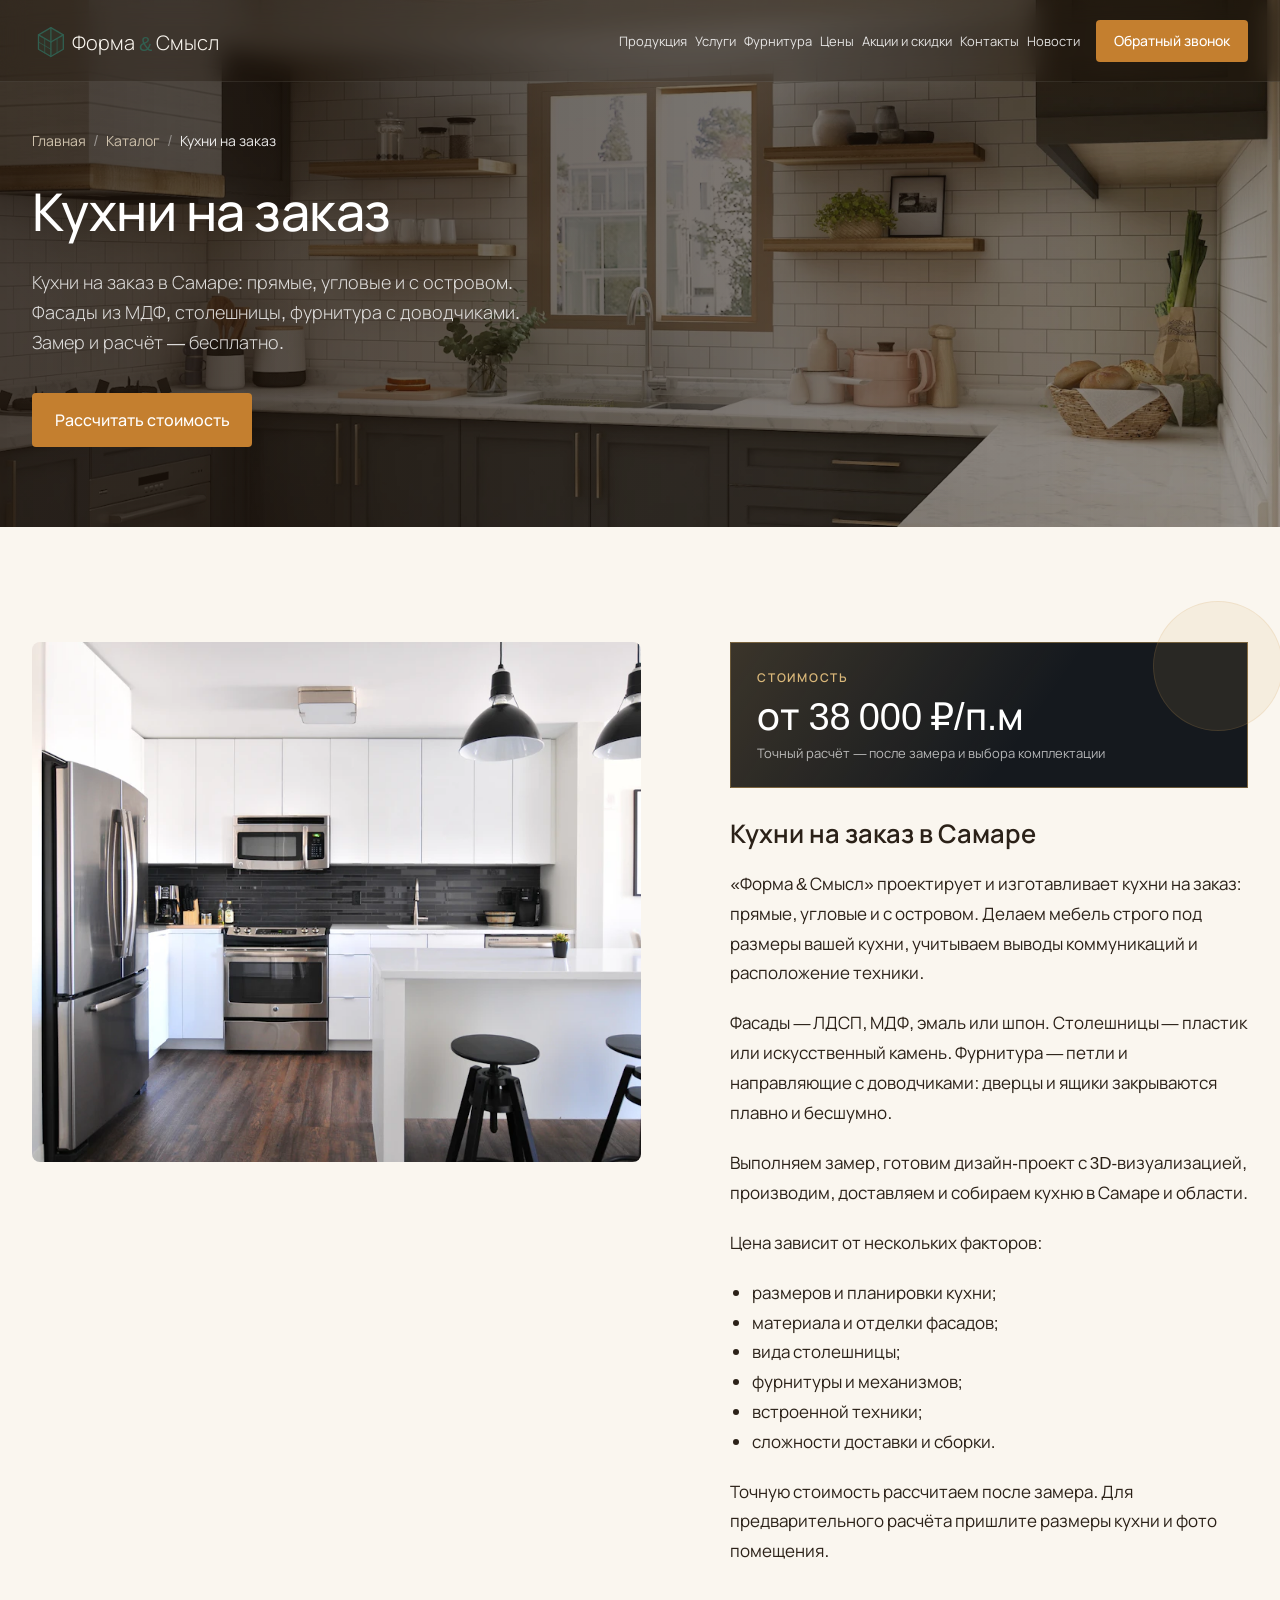
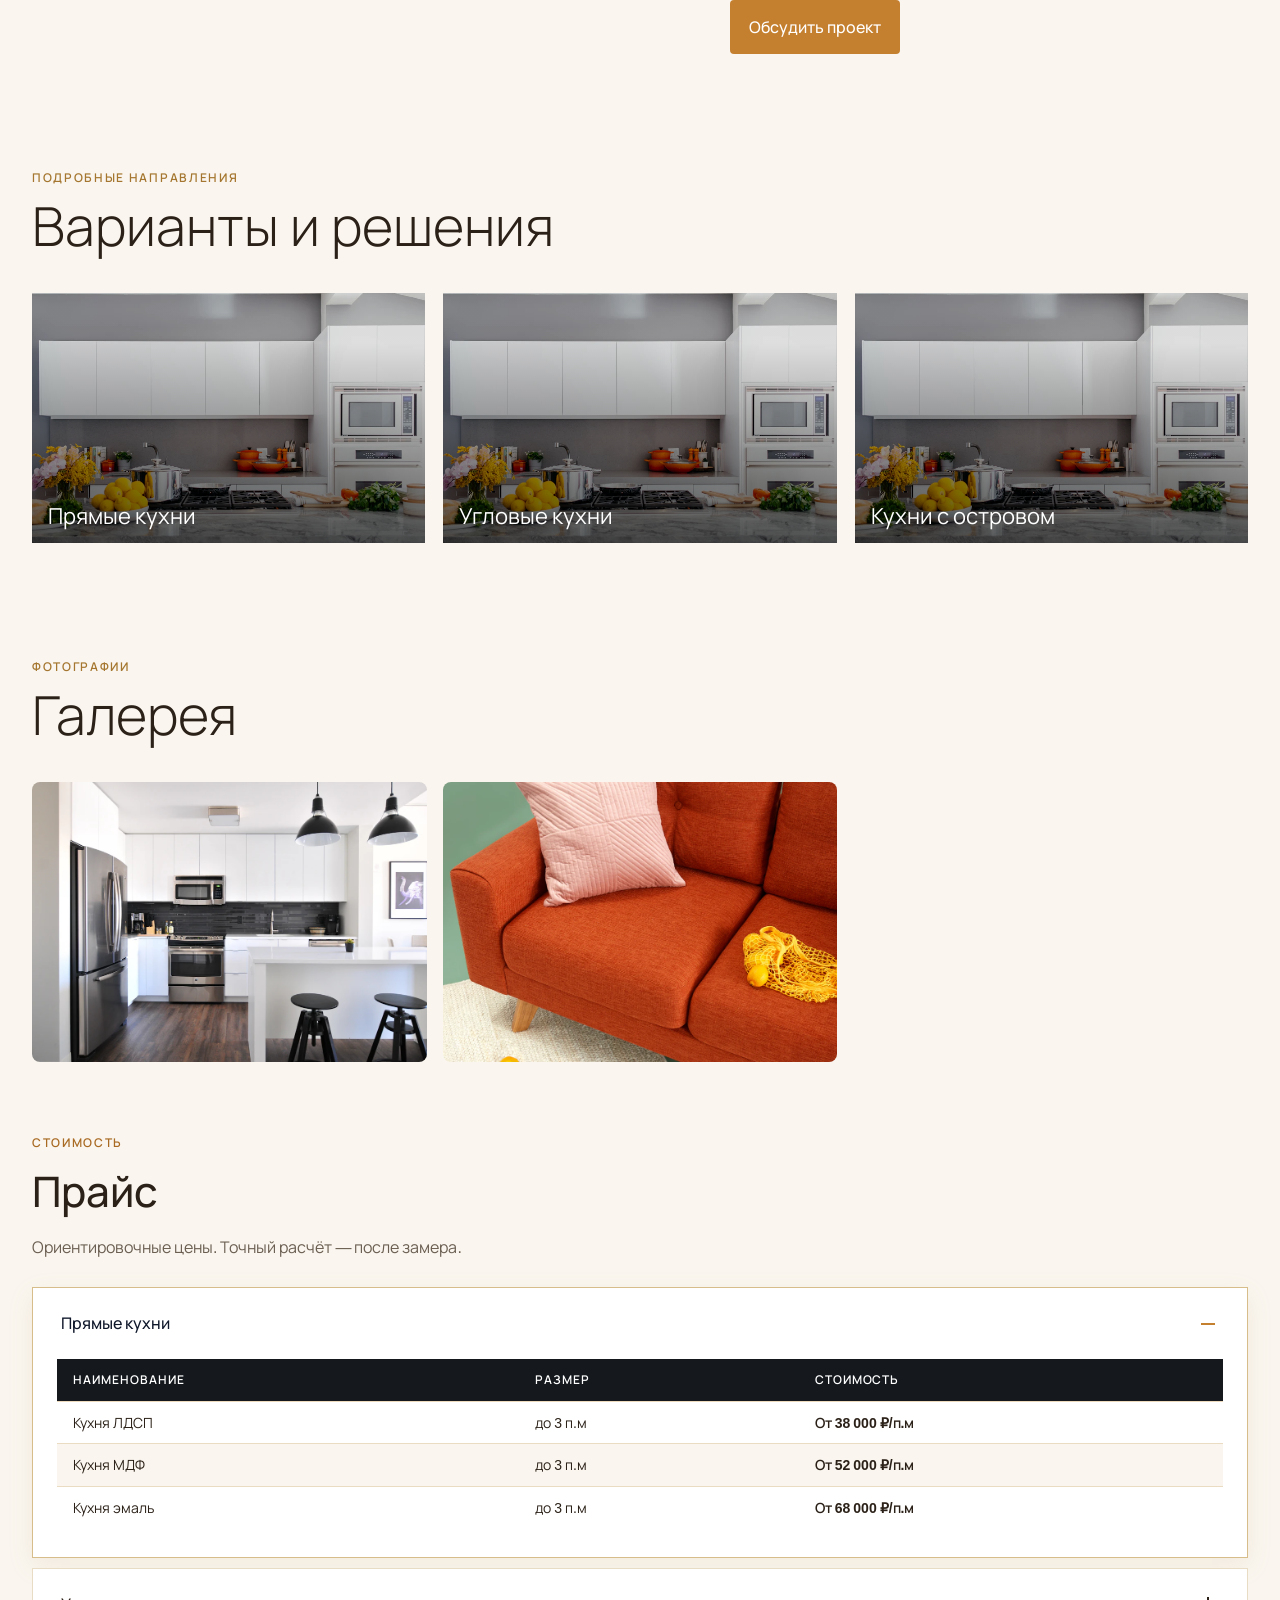
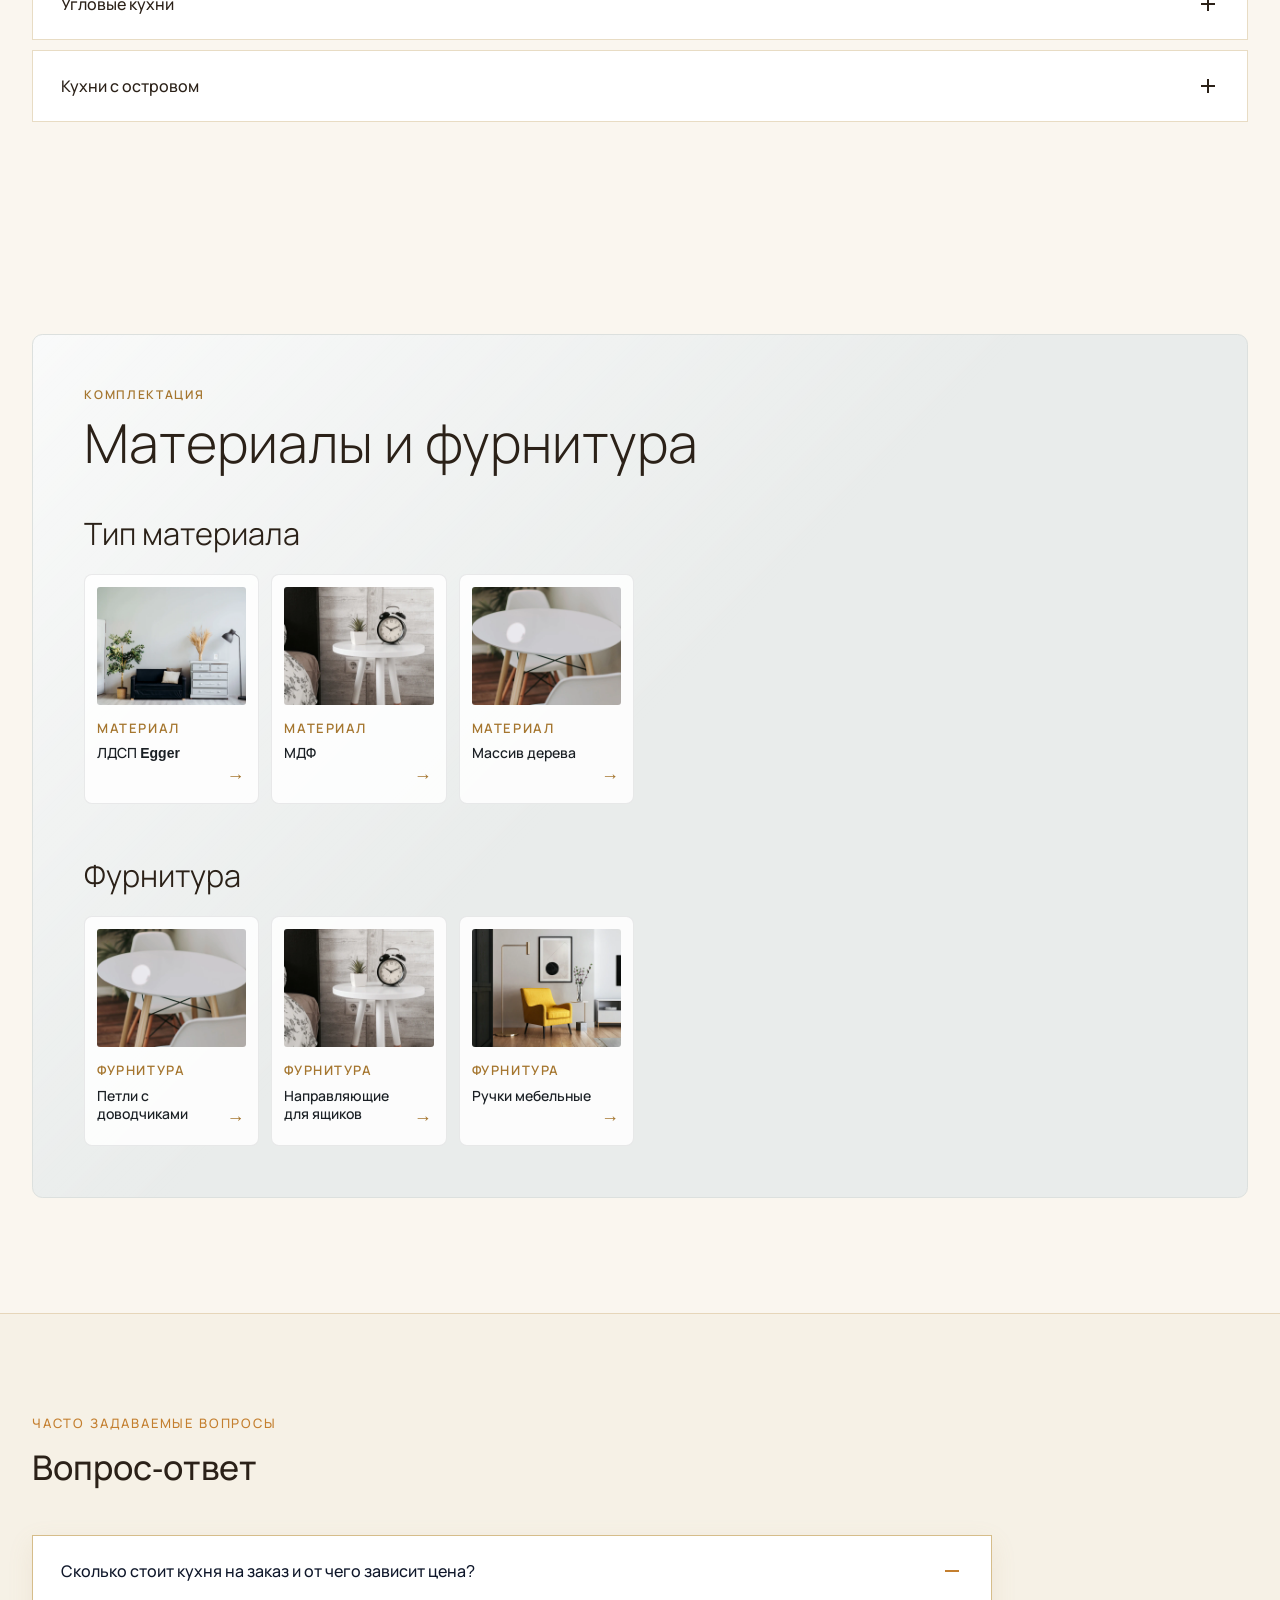
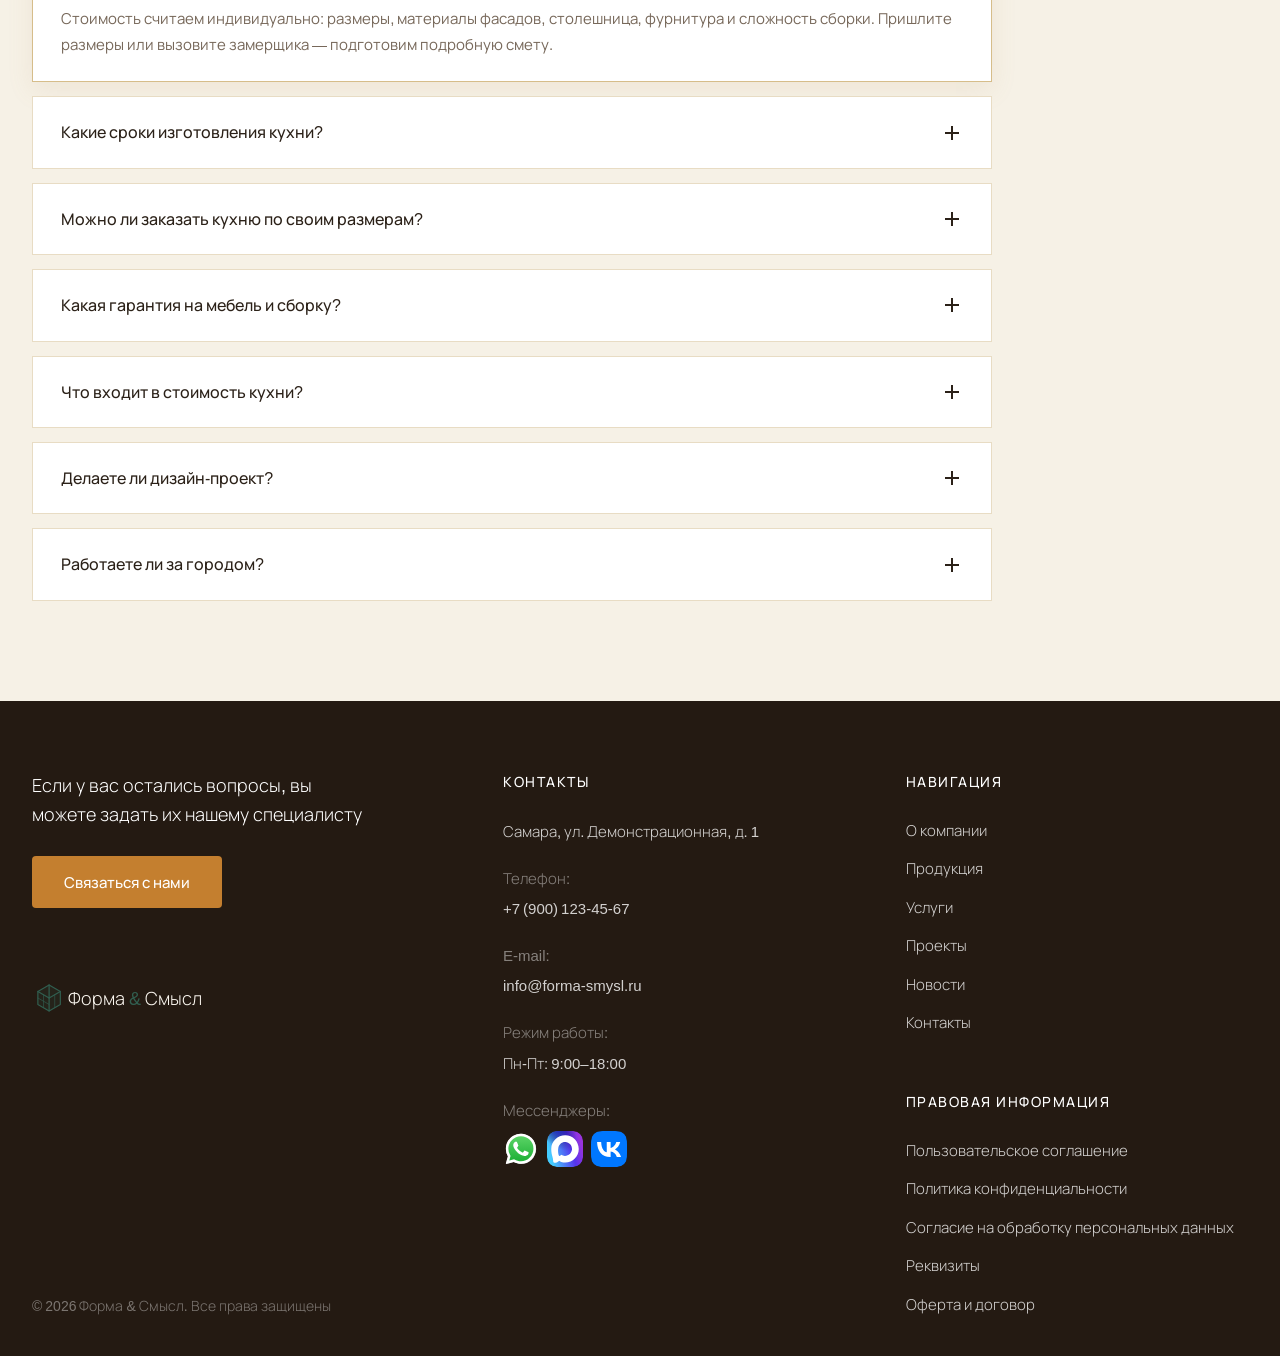
<file: product.html>
﻿<!doctype html>
<html lang="ru">
<head>
	<meta charset="UTF-8">
	<meta name="viewport" content="width=device-width, initial-scale=1">
	
<title>Кухни на заказ в Самаре — Форма &amp; Смысл</title>
<meta name="description" content="Кухни на заказ в Самаре: прямые, угловые и с островом. Фасады МДФ, столешницы, фурнитура с доводчиками. Замер и расчёт бесплатно."/>
<meta name="robots" content="index, follow, max-snippet:-1, max-video-preview:-1, max-image-preview:large"/>
<link rel="canonical" href="product.html" />









<link rel='stylesheet' id='glass-css' href='assets/css/style.css' media='all' />
<link rel="icon" href="assets/img/icon.svg" sizes="192x192" />
<link rel="apple-touch-icon" href="assets/img/icon.svg" />
<meta name="msapplication-TileImage" content="assets/img/icon.svg" />
</head>
<body class="wp-singular glass_product-template-default single single-glass_product postid-17 wp-embed-responsive wp-theme-glass">
<section class="page-hero page-hero--entity" data-hero>
			<img width="1536" height="1024" src="assets/img/kuhnya-03-1536x1024.webp" class="page-hero__bg" alt="" decoding="async" sizes="(max-width: 768px) 100vw, 1920px" loading="eager" fetchpriority="high" srcset="assets/img/kuhnya-03-1536x1024.webp 1536w, assets/img/kuhnya-03-300x200.webp 300w, assets/img/kuhnya-02-1024x683.webp 1024w, assets/img/kuhnya-01-768x512.webp 768w" />		<div class="page-hero__overlay" aria-hidden="true"></div>
	<header class="header">
	<div class="header__container container">
		<a class="logo" href="index.html" aria-label="Форма &amp; Смысл — на главную">
							<svg class="logo__img" viewBox="24 18 390 80" role="presentation" aria-hidden="true" focusable="false"><g><g transform="translate(60, 60) scale(0.55)" stroke="#315f50" stroke-width="4.5" fill="none" stroke-linecap="round" stroke-linejoin="round"><path d="M 0 -50 L 43 -25 L 43 25 L 0 50 L -43 25 L -43 -25 Z" fill="#315f50" fill-opacity="0.14"/><path d="M 0 -50 L 0 50" /><path d="M 0 0 L 43 -25" /><path d="M 0 0 L -43 -25" /><path d="M -21.5 -12.5 L -21.5 37.5" stroke-width="2.5" /><path d="M 21.5 -12.5 L 21.5 37.5" stroke-width="2.5" /><path d="M -43 0 L 0 25" stroke-width="2.5" /></g><text x="100" y="61" text-anchor="start" class="brand-title" font-size="38" fill="#faf6ef">Форма <tspan fill="#315f50">&amp;</tspan> Смысл</text></g></svg>						
		</a>

		<nav class="nav" aria-label="Основная навигация">
			<ul class="nav__list"><li class="nav__item"><a href="catalog.html" class="nav__link">Продукция</a></li>
<li class="nav__item"><a href="services.html" class="nav__link">Услуги</a></li>
<li class="nav__item"><a href="hardware.html" class="nav__link">Фурнитура</a></li>
<li class="nav__item"><a href="prices.html" class="nav__link">Цены</a></li>
<li class="nav__item"><a href="promotions.html" class="nav__link">Акции и скидки</a></li>


<li class="nav__item"><a href="contacts.html" class="nav__link">Контакты</a></li>
<li class="nav__item"><a href="news.html" class="nav__link">Новости</a></li>
</ul>		</nav>

		<div class="header__actions">
			<a class="btn header__write" href="contacts.html#request">Написать нам</a>
			<button class="btn btn--gold header__cta" type="button" data-modal-open="callback">Обратный звонок</button>
			<a class="header__phone" href="tel:+79001234567">+7 (900) 123-45-67</a>
			<button class="burger" type="button" data-burger aria-controls="mobile-menu" aria-expanded="false" aria-label="Открыть меню">
				<svg class="burger__icon burger__icon--open" viewBox="0 0 24 24" fill="none" aria-hidden="true">
					<path d="M3 6h18M3 12h18M3 18h18" stroke="currentColor" stroke-width="1.8" stroke-linecap="round"/>
				</svg>
				<svg class="burger__icon burger__icon--close" viewBox="0 0 24 24" fill="none" aria-hidden="true">
					<path d="M6 6l12 12M18 6L6 18" stroke="currentColor" stroke-width="1.8" stroke-linecap="round"/>
				</svg>
			</button>
		</div>
	</div>
</header>

<div class="mobile-menu" id="mobile-menu" data-mobile-menu hidden>
	<nav class="mobile-menu__nav" aria-label="Мобильная навигация">
		<ul class="mobile-menu__list"><li class="menu-item-has-children mobile-menu__item"><a href="catalog.html" class="mobile-menu__link">Продукция</a>
<ul class="sub-menu">
	<li class="mobile-menu__item"><a href="product.html" class="mobile-menu__link">Кухни на заказ</a></li>
	<li class="mobile-menu__item"><a href="catalog.html" class="mobile-menu__link">Шкафы-купе на заказ</a></li>
	<li class="mobile-menu__item"><a href="catalog.html" class="mobile-menu__link">Офисная мебель</a></li>
</ul>
</li>
	<li class="menu-item-has-children mobile-menu__item"><a href="services.html" class="mobile-menu__link">Услуги</a>
<ul class="sub-menu">
	<li class="mobile-menu__item"><a href="service.html" class="mobile-menu__link">Замер и дизайн-проект</a></li>
	<li class="mobile-menu__item"><a href="services.html" class="mobile-menu__link">Дизайн-проект</a></li>
	<li class="mobile-menu__item"><a href="services.html" class="mobile-menu__link">Доставка и сборка</a></li>
</ul>
</li>
	<li class="menu-item-has-children mobile-menu__item"><a href="hardware.html" class="mobile-menu__link">Фурнитура</a>
<ul class="sub-menu">
	<li class="mobile-menu__item"><a href="hardware-item.html" class="mobile-menu__link">Петли с доводчиками</a></li>
	<li class="mobile-menu__item"><a href="hardware.html" class="mobile-menu__link">Ручки мебельные</a></li>
	<li class="mobile-menu__item"><a href="hardware.html" class="mobile-menu__link">Направляющие для ящиков</a></li>
</ul>
</li>
	<li class="mobile-menu__item"><a href="prices.html" class="mobile-menu__link">Цены</a></li>
	<li class="mobile-menu__item"><a href="promotions.html" class="mobile-menu__link">Акции и скидки</a></li>
	<li class="mobile-menu__item"><a href="contacts.html" class="mobile-menu__link">Контакты</a></li>
	<li class="mobile-menu__item"><a href="news.html" class="mobile-menu__link">Новости</a></li>
</ul>
	</nav>
	<div class="mobile-menu__footer">
		<a class="mobile-menu__phone" href="tel:+79001234567">+7 (900) 123-45-67</a>
		<nav class="social-links social-links--mobile" aria-label="Мессенджеры">
					<a class="social-links__item social-links__item--whatsapp" href="https://wa.me/79001234567" target="_blank" rel="noopener noreferrer" aria-label="WhatsApp">
			<img class="social-links__icon" src="assets/img/icons/whatsapp.svg" alt="" width="36" height="36" decoding="async">
			<span class="social-links__label">WhatsApp</span>
		</a>
					<a class="social-links__item social-links__item--max" href="https://max.ru/" target="_blank" rel="noopener noreferrer" aria-label="MAX">
			<img class="social-links__icon" src="assets/img/icons/max.svg" alt="" width="36" height="36" decoding="async">
			<span class="social-links__label">MAX</span>
		</a>
					<a class="social-links__item social-links__item--vk" href="https://vk.ru/club123456789" target="_blank" rel="noopener noreferrer" aria-label="ВКонтакте">
			<img class="social-links__icon" src="assets/img/icons/vk.svg" alt="" width="36" height="36" decoding="async">
			<span class="social-links__label">ВКонтакте</span>
		</a>
	</nav>
		<div class="mobile-menu__footer-actions">
			<button class="btn btn--gold mobile-menu__cta" type="button" data-modal-open="callback">Обратный звонок</button>
			<a class="btn mobile-menu__request" href="contacts.html#request">Написать нам</a>
		</div>
	</div>
</div>

	<div class="page-hero__container container">
		<nav class="breadcrumbs" aria-label="Хлебные крошки">
			<ol class="breadcrumbs__list">
				<li class="breadcrumbs__item"><a class="breadcrumbs__link" href="index.html">Главная</a></li>
				<li class="breadcrumbs__item"><a class="breadcrumbs__link" href="catalog.html">Каталог</a></li>
								<li class="breadcrumbs__item breadcrumbs__item--current" aria-current="page">Кухни на заказ</li>
			</ol>
		</nav>
		<div class="page-hero__content">
			<h1 class="page-hero__title">Кухни на заказ </h1>
							<p class="page-hero__desc">Кухни на заказ в Самаре: прямые, угловые и с островом. Фасады из МДФ, столешницы, фурнитура с доводчиками. Замер и расчёт — бесплатно.</p>
						<a class="btn btn--gold btn--lg page-hero__btn" href="contacts.html#request">Рассчитать стоимость</a>
		</div>
	</div>
</section>

<main class="entity" data-reveal-root>
	<div class="entity__container container">
		<article class="entity__grid">
							<figure class="entity__media" data-reveal="image">
					<img class="entity__image" src="assets/img/kuhnya-02-1024x683.webp" alt="Кухни на заказ" loading="lazy" decoding="async">
				</figure>
									<div class="entity__content entry-content" data-reveal="card">
									<aside class="entity-price-card" aria-label="Стоимость">
						<span class="entity-price-card__label">Стоимость</span>
						<strong class="entity-price-card__value">от 38 000 ₽/п.м</strong>
						<span class="entity-price-card__note">Точный расчёт — после замера и выбора комплектации</span>
					</aside>
								<h2>Кухни на заказ в Самаре</h2>
<p>«Форма &amp; Смысл» проектирует и изготавливает кухни на заказ: прямые, угловые и с островом. Делаем мебель строго под размеры вашей кухни, учитываем выводы коммуникаций и расположение техники.</p>
<p>Фасады — ЛДСП, МДФ, эмаль или шпон. Столешницы — пластик или искусственный камень. Фурнитура — петли и направляющие с доводчиками: дверцы и ящики закрываются плавно и бесшумно.</p>
<p>Выполняем замер, готовим дизайн-проект с 3D-визуализацией, производим, доставляем и собираем кухню в Самаре и области.</p>
<p>Цена зависит от нескольких факторов:</p>
<ul>
<li>размеров и планировки кухни;</li>
<li>материала и отделки фасадов;</li>
<li>вида столешницы;</li>
<li>фурнитуры и механизмов;</li>
<li>встроенной техники;</li>
<li>сложности доставки и сборки.</li>
</ul>
<p>Точную стоимость рассчитаем после замера. Для предварительного расчёта пришлите размеры кухни и фото помещения.</p>
<a class="btn btn--gold btn--lg entity__cta" href="contacts.html#request">Обсудить проект</a>
			</div>
			</article>

					<section class="entity-related" data-reveal-root aria-labelledby="entity-children-title">
				<div class="entity-related__head" data-reveal="title">
					<p class="entity-related__label">Подробные направления</p>
					<h2 class="entity-related__title" id="entity-children-title">Варианты и решения</h2>
				</div>
				<div class="entity-related__grid">
												<a class="product-card" href="catalog.html" data-reveal="product">
					<img class="product-card__img" src="assets/img/kuhnya-01-768x512.webp" alt="Прямые кухни" loading="lazy" decoding="async">
				<span class="product-card__overlay" aria-hidden="true"></span>
				<span class="product-card__name">Прямые кухни</span>
	</a>
													<a class="product-card" href="catalog.html" data-reveal="product">
					<img class="product-card__img" src="assets/img/kuhnya-01-768x512.webp" alt="Угловые кухни" loading="lazy" decoding="async">
				<span class="product-card__overlay" aria-hidden="true"></span>
				<span class="product-card__name">Угловые кухни</span>
	</a>
													<a class="product-card" href="catalog.html" data-reveal="product">
					<img class="product-card__img" src="assets/img/kuhnya-01-768x512.webp" alt="Кухни с островом" loading="lazy" decoding="async">
				<span class="product-card__overlay" aria-hidden="true"></span>
				<span class="product-card__name">Кухни с островом</span>
	</a>
													
													
													
													
													
													
													
													
													
													
													
													
													
													
										</div>
			</section>
		
					<section class="entity-gallery" data-reveal-root aria-labelledby="entity-gallery-title">
				<div class="entity-related__head" data-reveal="title">
					<p class="entity-related__label">Фотографии</p>
					<h2 class="entity-related__title" id="entity-gallery-title">Галерея</h2>
				</div>
				<div class="entity-gallery__grid">
											<figure class="entity-gallery__item" data-reveal="product">
							<img class="entity-gallery__image" src="assets/img/kuhnya-02-1024x683.webp" alt="Кухни на заказ" loading="lazy" decoding="async">
						</figure>
											<figure class="entity-gallery__item" data-reveal="product">
							<img class="entity-gallery__image" src="assets/img/shkaf-02-1024x683.webp" alt="Кухни на заказ" loading="lazy" decoding="async">
						</figure>
									</div>
			</section>
		
		
		<section class="price-list" aria-labelledby="product-prices-17-title">
	<div class="price-list__container container">
		<header class="price-list__head">
			<p class="price-list__label">Стоимость</p>
			<h2 class="price-list__title" id="product-prices-17-title">Прайс</h2>
							<p class="price-list__intro">Ориентировочные цены. Точный расчёт — после замера.</p>
					</header>
		<div class="price-list__items" data-accordion data-accordion-multiple="false"><div class="faq-item price-list__item is-open" data-accordion-item data-open>
					<button class="faq-item__head" type="button" data-accordion-trigger aria-expanded="true" aria-controls="product-prices-17-panel-1">
						<span class="faq-item__question">Прямые кухни</span>
						<span class="faq-item__icon" aria-hidden="true"></span>
					</button>
					<div class="faq-item__body" id="product-prices-17-panel-1" data-accordion-panel>
						<div class="faq-item__inner price-list__panel">
														<div class="price-table-wrap">
								<table class="price-table">
																			<thead>
											<tr>
																									<th>Наименование</th>
																									<th>Размер</th>
																									<th>Стоимость</th>
																							</tr>
										</thead>
																		<tbody>
																																												<tr>
																											<td data-label="Наименование">Кухня ЛДСП</td>
																											<td data-label="Размер">до 3 п.м</td>
																											<td data-label="Стоимость">От 38 000 ₽/п.м</td>
																									</tr>
																																																							<tr>
																											<td data-label="Наименование">Кухня МДФ</td>
																											<td data-label="Размер">до 3 п.м</td>
																											<td data-label="Стоимость">От 52 000 ₽/п.м</td>
																									</tr>
																																																							<tr>
																											<td data-label="Наименование">Кухня эмаль</td>
																											<td data-label="Размер">до 3 п.м</td>
																											<td data-label="Стоимость">От 68 000 ₽/п.м</td>
																									</tr>
																														</tbody>
								</table>
							</div>
						</div>
					</div>
				</div>
											<div class="faq-item price-list__item" data-accordion-item>
					<button class="faq-item__head" type="button" data-accordion-trigger aria-expanded="false" aria-controls="product-prices-17-panel-2">
						<span class="faq-item__question">Угловые кухни</span>
						<span class="faq-item__icon" aria-hidden="true"></span>
					</button>
					<div class="faq-item__body" id="product-prices-17-panel-2" data-accordion-panel>
						<div class="faq-item__inner price-list__panel">
														<div class="price-table-wrap">
								<table class="price-table">
																			<thead>
											<tr>
																									<th>Наименование</th>
																									<th>Размер</th>
																									<th>Стоимость</th>
																							</tr>
										</thead>
																		<tbody>
																																												<tr>
																											<td data-label="Наименование">Угловая кухня ЛДСП</td>
																											<td data-label="Размер">до 8 м²</td>
																											<td data-label="Стоимость">От 45 000 ₽/п.м</td>
																									</tr>
																																																							<tr>
																											<td data-label="Наименование">Угловая кухня МДФ</td>
																											<td data-label="Размер">до 8 м²</td>
																											<td data-label="Стоимость">От 62 000 ₽/п.м</td>
																									</tr>
																																																							<tr>
																											<td data-label="Наименование">Угловая кухня эмаль</td>
																											<td data-label="Размер">от 8 м²</td>
																											<td data-label="Стоимость">От 78 000 ₽/п.м</td>
																									</tr>
																														</tbody>
								</table>
							</div>
						</div>
					</div>
				</div>
											<div class="faq-item price-list__item" data-accordion-item>
					<button class="faq-item__head" type="button" data-accordion-trigger aria-expanded="false" aria-controls="product-prices-17-panel-3">
						<span class="faq-item__question">Кухни с островом</span>
						<span class="faq-item__icon" aria-hidden="true"></span>
					</button>
					<div class="faq-item__body" id="product-prices-17-panel-3" data-accordion-panel>
						<div class="faq-item__inner price-list__panel">
														<div class="price-table-wrap">
								<table class="price-table">
																			<thead>
											<tr>
																									<th>Наименование</th>
																									<th>Размер</th>
																									<th>Стоимость</th>
																							</tr>
										</thead>
																		<tbody>
																																												<tr>
																											<td data-label="Наименование">Кухня с островом МДФ</td>
																											<td data-label="Размер">от 10 м²</td>
																											<td data-label="Стоимость">От 95 000 ₽/п.м</td>
																									</tr>
																																																							<tr>
																											<td data-label="Наименование">Кухня с островом и барной стойкой</td>
																											<td data-label="Размер">от 12 м²</td>
																											<td data-label="Стоимость">От 120 000 ₽/п.м</td>
																									</tr>
																														</tbody>
								</table>
							</div>
						</div>
					</div>
				</div>
</div>
	</div>
</section>

					<section class="entity-components" data-reveal-root aria-labelledby="entity-components-title">
				<div class="entity-related__head" data-reveal="title">
					<p class="entity-related__label">Комплектация</p>
					<h2 class="entity-related__title" id="entity-components-title">Материалы и фурнитура</h2>
				</div>
									<div class="entity-components__group">
						<h3 class="entity-components__subtitle">Тип материала</h3>
						<div class="entity-components__grid">
																<a class="component-card" href="catalog.html">
		<span class="component-card__media">
							<img class="component-card__image" src="assets/img/material-ldsp-768x512.webp" alt="ЛДСП Egger" loading="lazy" decoding="async">
					</span>
		<span class="component-card__label">Материал</span>
		<strong class="component-card__title">ЛДСП Egger</strong>
		<span class="component-card__arrow" aria-hidden="true">→</span>
	</a>
																	<a class="component-card" href="catalog.html">
		<span class="component-card__media">
							<img class="component-card__image" src="assets/img/material-mdf-768x512.webp" alt="МДФ" loading="lazy" decoding="async">
					</span>
		<span class="component-card__label">Материал</span>
		<strong class="component-card__title">МДФ</strong>
		<span class="component-card__arrow" aria-hidden="true">→</span>
	</a>
																	<a class="component-card" href="catalog.html">
		<span class="component-card__media">
							<img class="component-card__image" src="assets/img/material-massiv-768x512.webp" alt="Массив дерева" loading="lazy" decoding="async">
					</span>
		<span class="component-card__label">Материал</span>
		<strong class="component-card__title">Массив дерева</strong>
		<span class="component-card__arrow" aria-hidden="true">→</span>
	</a>
																	
																	
																	
														</div>
					</div>
													<div class="entity-components__group">
						<h3 class="entity-components__subtitle">Фурнитура</h3>
						<div class="entity-components__grid">
																<a class="component-card" href="hardware-item.html">
		<span class="component-card__media">
							<img class="component-card__image" src="assets/img/petli-01-768x512.webp" alt="Петли с доводчиками" loading="lazy" decoding="async">
					</span>
		<span class="component-card__label">Фурнитура</span>
		<strong class="component-card__title">Петли с доводчиками</strong>
		<span class="component-card__arrow" aria-hidden="true">→</span>
	</a>
																	<a class="component-card" href="catalog.html">
		<span class="component-card__media">
							<img class="component-card__image" src="assets/img/napravlyayushie-01-768x512.webp" alt="Направляющие для ящиков" loading="lazy" decoding="async">
					</span>
		<span class="component-card__label">Фурнитура</span>
		<strong class="component-card__title">Направляющие для ящиков</strong>
		<span class="component-card__arrow" aria-hidden="true">→</span>
	</a>
																	<a class="component-card" href="catalog.html">
		<span class="component-card__media">
							<img class="component-card__image" src="assets/img/ruchki-01-768x512.webp" alt="Ручки мебельные" loading="lazy" decoding="async">
					</span>
		<span class="component-card__label">Фурнитура</span>
		<strong class="component-card__title">Ручки мебельные</strong>
		<span class="component-card__arrow" aria-hidden="true">→</span>
	</a>
																	
																	
																	
														</div>
					</div>
							</section>
			</div>
</main>

	<section class="faq entity-faq" data-reveal-root aria-labelledby="entity-faq-title-17">
		<div class="faq__container container">
			<header class="faq__head">
				<p class="faq__label" data-reveal="title">Часто задаваемые вопросы</p>
				<h2 class="faq__title" id="entity-faq-title-17" data-reveal="title">Вопрос-ответ</h2>
			</header>
			<div class="faq__list" data-accordion data-accordion-multiple="false" data-reveal="product"><div class="faq-item is-open" data-accordion-item data-open>
						<button class="faq-item__head" type="button" data-accordion-trigger aria-expanded="true" aria-controls="product-faq-17-1">
							<span class="faq-item__question">Сколько стоит кухня на заказ и от чего зависит цена?</span>
							<span class="faq-item__icon" aria-hidden="true"></span>
						</button>
						<div class="faq-item__body" id="product-faq-17-1" data-accordion-panel>
							<div class="faq-item__inner"><p>Стоимость считаем индивидуально: размеры, материалы фасадов, столешница, фурнитура и сложность сборки. Пришлите размеры или вызовите замерщика — подготовим подробную смету.</p>
</div>
						</div>
					</div>
														<div class="faq-item" data-accordion-item>
						<button class="faq-item__head" type="button" data-accordion-trigger aria-expanded="false" aria-controls="product-faq-17-2">
							<span class="faq-item__question">Какие сроки изготовления кухни?</span>
							<span class="faq-item__icon" aria-hidden="true"></span>
						</button>
						<div class="faq-item__body" id="product-faq-17-2" data-accordion-panel>
							<div class="faq-item__inner"><p>Обычно от 10 до 25 рабочих дней после замера и подписания договора. Точный срок фиксируем в договоре.</p>
</div>
						</div>
					</div>
														<div class="faq-item" data-accordion-item>
						<button class="faq-item__head" type="button" data-accordion-trigger aria-expanded="false" aria-controls="product-faq-17-3">
							<span class="faq-item__question">Можно ли заказать кухню по своим размерам?</span>
							<span class="faq-item__icon" aria-hidden="true"></span>
						</button>
						<div class="faq-item__body" id="product-faq-17-3" data-accordion-panel>
							<div class="faq-item__inner"><p>Да, вся мебель делается строго под ваши размеры: замерим помещение, учтём выводы коммуникаций и расположение техники.</p>
</div>
						</div>
					</div>
														<div class="faq-item" data-accordion-item>
						<button class="faq-item__head" type="button" data-accordion-trigger aria-expanded="false" aria-controls="product-faq-17-4">
							<span class="faq-item__question">Какая гарантия на мебель и сборку?</span>
							<span class="faq-item__icon" aria-hidden="true"></span>
						</button>
						<div class="faq-item__body" id="product-faq-17-4" data-accordion-panel>
							<div class="faq-item__inner"><p>Гарантия от 2 лет на мебель и сборку. Обслуживаем свои заказы и после окончания гарантии.</p>
</div>
						</div>
					</div>
														<div class="faq-item" data-accordion-item>
						<button class="faq-item__head" type="button" data-accordion-trigger aria-expanded="false" aria-controls="product-faq-17-5">
							<span class="faq-item__question">Что входит в стоимость кухни?</span>
							<span class="faq-item__icon" aria-hidden="true"></span>
						</button>
						<div class="faq-item__body" id="product-faq-17-5" data-accordion-panel>
							<div class="faq-item__inner"><p>Корпуса, фасады, столешница, фурнитура, доставка и сборка. Технику подбираем и встраиваем по вашему желанию.</p>
</div>
						</div>
					</div>
														<div class="faq-item" data-accordion-item>
						<button class="faq-item__head" type="button" data-accordion-trigger aria-expanded="false" aria-controls="product-faq-17-6">
							<span class="faq-item__question">Делаете ли дизайн-проект?</span>
							<span class="faq-item__icon" aria-hidden="true"></span>
						</button>
						<div class="faq-item__body" id="product-faq-17-6" data-accordion-panel>
							<div class="faq-item__inner"><p>Да, готовим дизайн-проект с 3D-визуализацией. Вы увидите будущую кухню до начала производства.</p>
</div>
						</div>
					</div>
														<div class="faq-item" data-accordion-item>
						<button class="faq-item__head" type="button" data-accordion-trigger aria-expanded="false" aria-controls="product-faq-17-7">
							<span class="faq-item__question">Работаете ли за городом?</span>
							<span class="faq-item__icon" aria-hidden="true"></span>
						</button>
						<div class="faq-item__body" id="product-faq-17-7" data-accordion-panel>
							<div class="faq-item__inner"><p>Да, замеряем и собираем по Самаре, области и соседним регионам. Выезд замерщика по городу — бесплатно.</p>
</div>
						</div>
					</div>
</div>
		</div>
	</section>
		

<footer class="footer" data-reveal-root>
	<div class="footer__container container">
		<div class="footer__grid">
			<div class="footer__col footer__col--brand">
				<p class="footer__cta-text" data-reveal="title">Если у вас остались вопросы, вы<br>можете задать их нашему специалисту</p>
				<a class="btn btn--gold footer__cta-btn" href="contacts.html#request" data-reveal="title">Связаться с нами</a>

				<a class="footer__logo" href="index.html" aria-label="На главную" data-reveal="title">
											<svg class="footer__logo-img" viewBox="24 18 390 80" role="presentation" aria-hidden="true" focusable="false"><g><g transform="translate(60, 60) scale(0.55)" stroke="#315f50" stroke-width="4.5" fill="none" stroke-linecap="round" stroke-linejoin="round"><path d="M 0 -50 L 43 -25 L 43 25 L 0 50 L -43 25 L -43 -25 Z" fill="#315f50" fill-opacity="0.14"/><path d="M 0 -50 L 0 50" /><path d="M 0 0 L 43 -25" /><path d="M 0 0 L -43 -25" /><path d="M -21.5 -12.5 L -21.5 37.5" stroke-width="2.5" /><path d="M 21.5 -12.5 L 21.5 37.5" stroke-width="2.5" /><path d="M -43 0 L 0 25" stroke-width="2.5" /></g><text x="100" y="61" text-anchor="start" class="brand-title" font-size="38" fill="#faf6ef">Форма <tspan fill="#315f50">&amp;</tspan> Смысл</text></g></svg>										
				</a>

				<p class="footer__copy">© 2026 Форма &amp; Смысл. Все права защищены</p>
			</div>

			<div class="footer__col footer__col--contacts">
				<h2 class="footer__heading">Контакты</h2>
				<div class="footer__block">
					<p class="footer__text">Самара, ул. Демонстрационная, д. 1</p>
									</div>
				<div class="footer__block">
					<p class="footer__label-sm">Телефон:</p>
					<a class="footer__link" href="tel:+79001234567">+7 (900) 123-45-67</a>
				</div>
				<div class="footer__block">
					<p class="footer__label-sm">E-mail:</p>
					<a class="footer__link" href="mailto:info@forma-smysl.ru">info@forma-smysl.ru</a>
				</div>
				<div class="footer__block">
					<p class="footer__label-sm">Режим работы:</p>
					<p class="footer__text">Пн-Пт: 9:00–18:00</p>
				</div>
				<div class="footer__block">
					<p class="footer__label-sm">Мессенджеры:</p>
					<nav class="social-links social-links--footer" aria-label="Мессенджеры">
					<a class="social-links__item social-links__item--whatsapp" href="https://wa.me/79001234567" target="_blank" rel="noopener noreferrer" aria-label="WhatsApp">
			<img class="social-links__icon" src="assets/img/icons/whatsapp.svg" alt="" width="36" height="36" decoding="async">
			<span class="social-links__label">WhatsApp</span>
		</a>
					<a class="social-links__item social-links__item--max" href="https://max.ru/" target="_blank" rel="noopener noreferrer" aria-label="MAX">
			<img class="social-links__icon" src="assets/img/icons/max.svg" alt="" width="36" height="36" decoding="async">
			<span class="social-links__label">MAX</span>
		</a>
					<a class="social-links__item social-links__item--vk" href="https://vk.ru/club123456789" target="_blank" rel="noopener noreferrer" aria-label="ВКонтакте">
			<img class="social-links__icon" src="assets/img/icons/vk.svg" alt="" width="36" height="36" decoding="async">
			<span class="social-links__label">ВКонтакте</span>
		</a>
	</nav>
									</div>
									<div class="footer__block">
					</div>
							</div>

			<div class="footer__col footer__col--nav">
				<h2 class="footer__heading">Навигация</h2>
				<nav class="footer__nav" aria-label="Навигация в подвале">
					<ul class="footer__list"><li><a href="news.html" class="footer__link">О компании</a></li>
<li><a href="catalog.html" class="footer__link">Продукция</a></li>
<li><a href="services.html" class="footer__link">Услуги</a></li>
<li><a href="index.html#projects" class="footer__link">Проекты</a></li>
<li><a href="news.html" class="footer__link">Новости</a></li>
<li><a href="contacts.html" class="footer__link">Контакты</a></li>
</ul>				</nav>

				<h2 class="footer__heading footer__heading--legal">Правовая информация</h2>
				<nav class="footer__nav" aria-label="Правовая информация">
					<ul class="footer__list"><li><a href="#" class="footer__link">Пользовательское соглашение</a></li>
<li><a rel="privacy-policy" href="#" class="footer__link">Политика конфиденциальности</a></li>
<li><a href="#" class="footer__link">Согласие на обработку персональных данных</a></li>
<li><a href="#" class="footer__link">Реквизиты</a></li>
<li><a href="#" class="footer__link">Оферта и договор</a></li>
</ul>				</nav>
			</div>
		</div>
	</div>
</footer>

<div class="fixed-actions" data-fixed-actions>
	<div class="fixed-actions__row fixed-actions__row--info">
		<div class="fixed-actions__message">
			<span class="fixed-actions__eyebrow">Перезвоним</span>
			<strong class="fixed-actions__time">за 20 секунд</strong>
		</div>
		<a class="fixed-actions__phone" href="tel:+79001234567">+7 (900) 123-45-67</a>
		<nav class="social-links social-links--fixed" aria-label="Мессенджеры">
					<a class="social-links__item social-links__item--whatsapp" href="https://wa.me/79001234567" target="_blank" rel="noopener noreferrer" aria-label="WhatsApp">
			<img class="social-links__icon" src="assets/img/icons/whatsapp.svg" alt="" width="36" height="36" decoding="async">
			<span class="social-links__label">WhatsApp</span>
		</a>
					<a class="social-links__item social-links__item--max" href="https://max.ru/" target="_blank" rel="noopener noreferrer" aria-label="MAX">
			<img class="social-links__icon" src="assets/img/icons/max.svg" alt="" width="36" height="36" decoding="async">
			<span class="social-links__label">MAX</span>
		</a>
					<a class="social-links__item social-links__item--vk" href="https://vk.ru/club123456789" target="_blank" rel="noopener noreferrer" aria-label="ВКонтакте">
			<img class="social-links__icon" src="assets/img/icons/vk.svg" alt="" width="36" height="36" decoding="async">
			<span class="social-links__label">ВКонтакте</span>
		</a>
	</nav>
	</div>
	<div class="fixed-actions__row fixed-actions__row--cta">
		<button class="fixed-actions__button fixed-actions__button--callback" type="button" data-modal-open="callback">Обратный звонок</button>
		<a class="fixed-actions__button fixed-actions__button--request" href="contacts.html#request">Отправить заявку</a>
	</div>
</div>

<div class="site-modal" data-modal="callback" hidden>
	<button class="site-modal__backdrop" type="button" data-modal-close aria-label="Закрыть окно"></button>
	<section class="site-modal__dialog" role="dialog" aria-modal="true" aria-labelledby="callback-modal-title">
		<button class="site-modal__close" type="button" data-modal-close aria-label="Закрыть">×</button>
		<p class="site-modal__label">Обратный звонок</p>
		<h2 class="site-modal__title" id="callback-modal-title">Перезвоним и обсудим задачу</h2>
		<p class="site-modal__text">Оставьте номер — специалист свяжется с вами в рабочее время.</p>
			<form class="compact-lead-form" action="product.html" method="post">
		<input type="hidden" name="action" value="glass_lead">
		<input type="hidden" name="name" value="Обратный звонок">
		<input type="hidden" name="message" value="Запрос обратного звонка">
		<input type="hidden" name="lead_source" value="Обратный звонок">
		<input type="hidden" name="redirect_to" value="product.html">
				<label class="compact-lead-form__field">
			<span class="compact-lead-form__label">Телефон</span>
			<input class="compact-lead-form__input" type="tel" name="phone" autocomplete="tel" placeholder="+7 (___) ___-__-__" required>
		</label>
		<label class="lead-form__honeypot" aria-hidden="true">
			<span>Сайт</span>
			<input type="text" name="website" tabindex="-1" autocomplete="off">
		</label>
		<label class="compact-lead-form__consent">
			<input type="checkbox" name="consent" value="1" required>
			<span>Даю <a href="#" target="_blank" rel="noopener noreferrer">согласие на обработку персональных данных</a> и принимаю <a href="#" target="_blank" rel="noopener noreferrer">пользовательское соглашение</a></span>
		</label>
		<button class="btn btn--gold compact-lead-form__submit" type="submit">Отправить</button>
	</form>
		</section>
</div>


		<div class="cookie-bar" id="glass-cookie-bar" hidden role="region" aria-labelledby="glass-cookie-title" aria-describedby="glass-cookie-text">
			<div class="cookie-bar__copy">
				<p class="cookie-bar__title" id="glass-cookie-title">Файлы cookie</p>
				<p class="cookie-bar__text">
					Сайт ставит необходимые cookie, чтобы запомнить ваш выбор в этом окне.
					Аналитические cookie сервиса «Яндекс.Метрика» (включая вебвизор и карту кликов) включаем только после отдельного согласия.
					Отказ не мешает пользоваться сайтом и отправить заявку.
					Подробнее — в <a href="#">политике конфиденциальности</a>.
				</p>
			</div>
			<div class="cookie-bar__actions">
				<button class="btn cookie-bar__reject" type="button" data-cookie-reject>Только необходимые</button>
				<button class="btn btn--gold cookie-bar__accept" type="button" data-cookie-accept>Принять аналитику</button>
			</div>
		</div>
		<script src="assets/js/cookie.js" defer></script>
		
<script defer src="assets/js/main.js"></script>


</body>
</html>
</file>
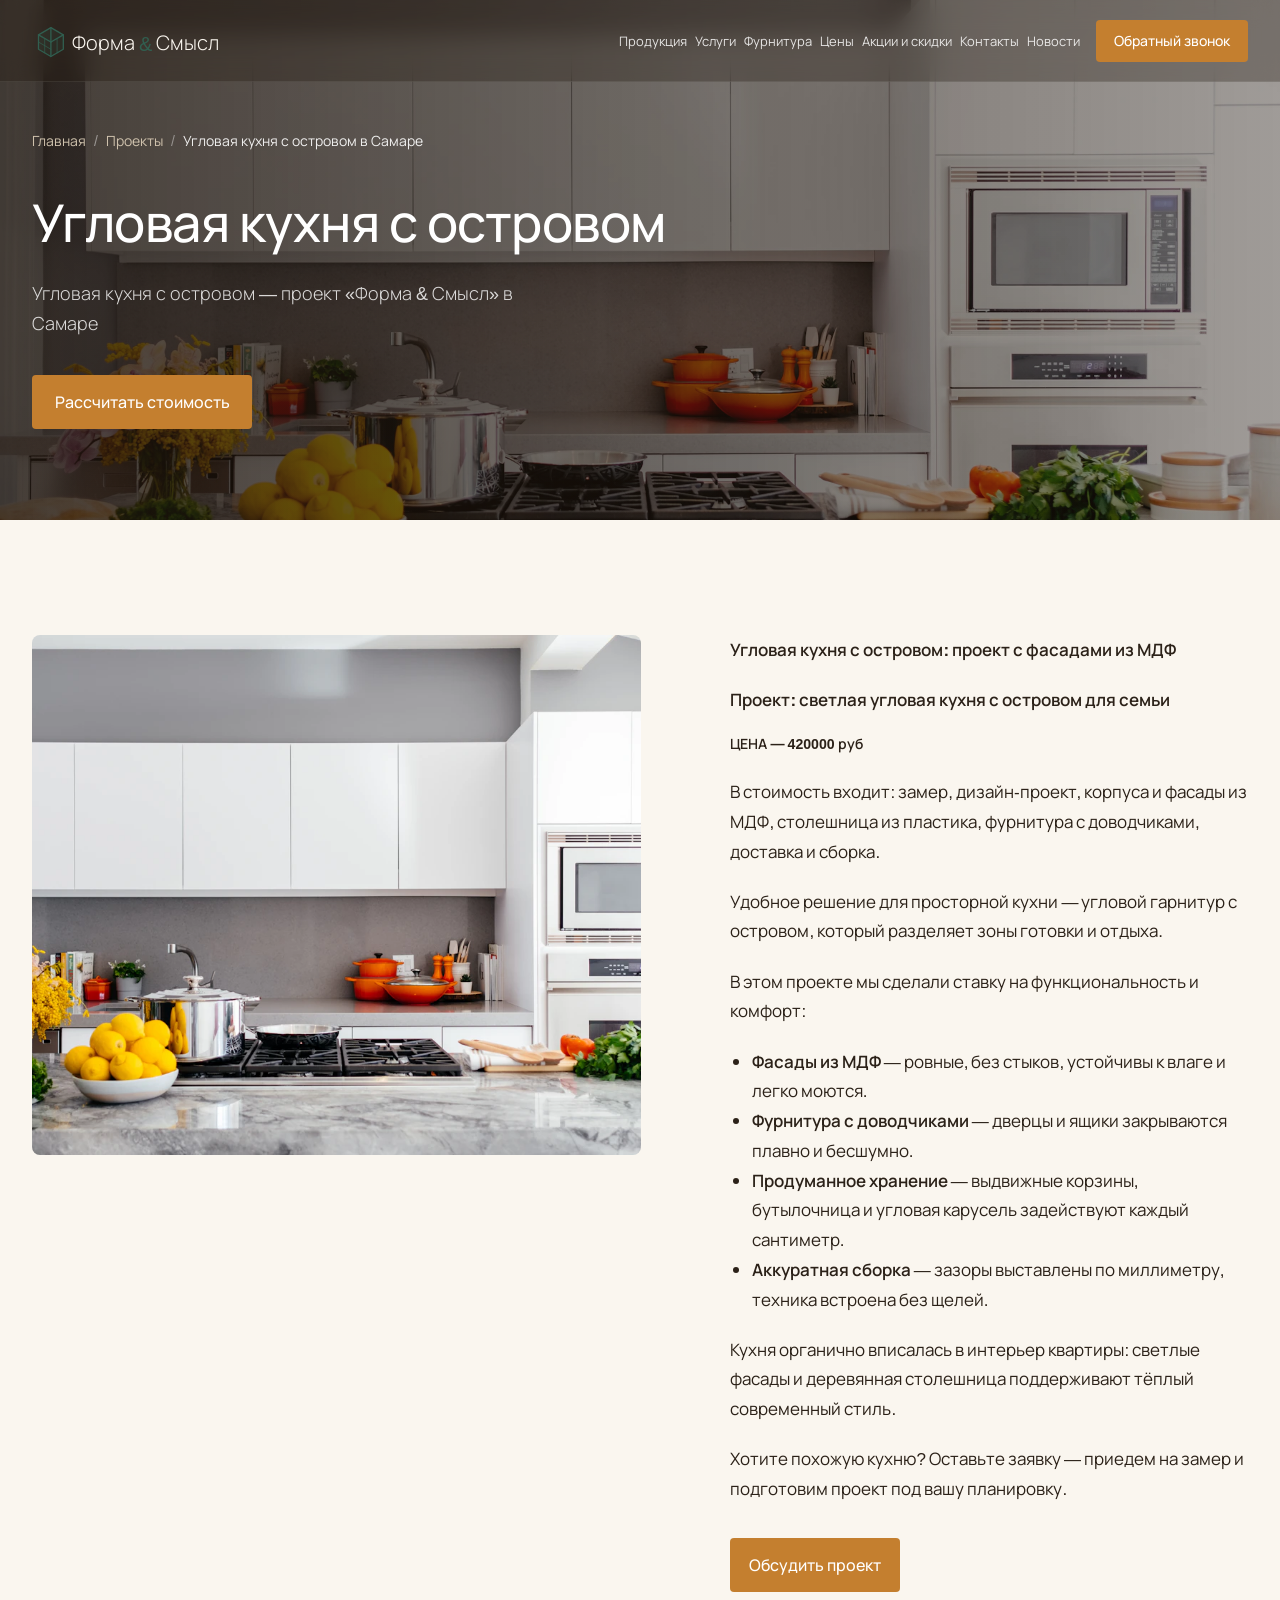
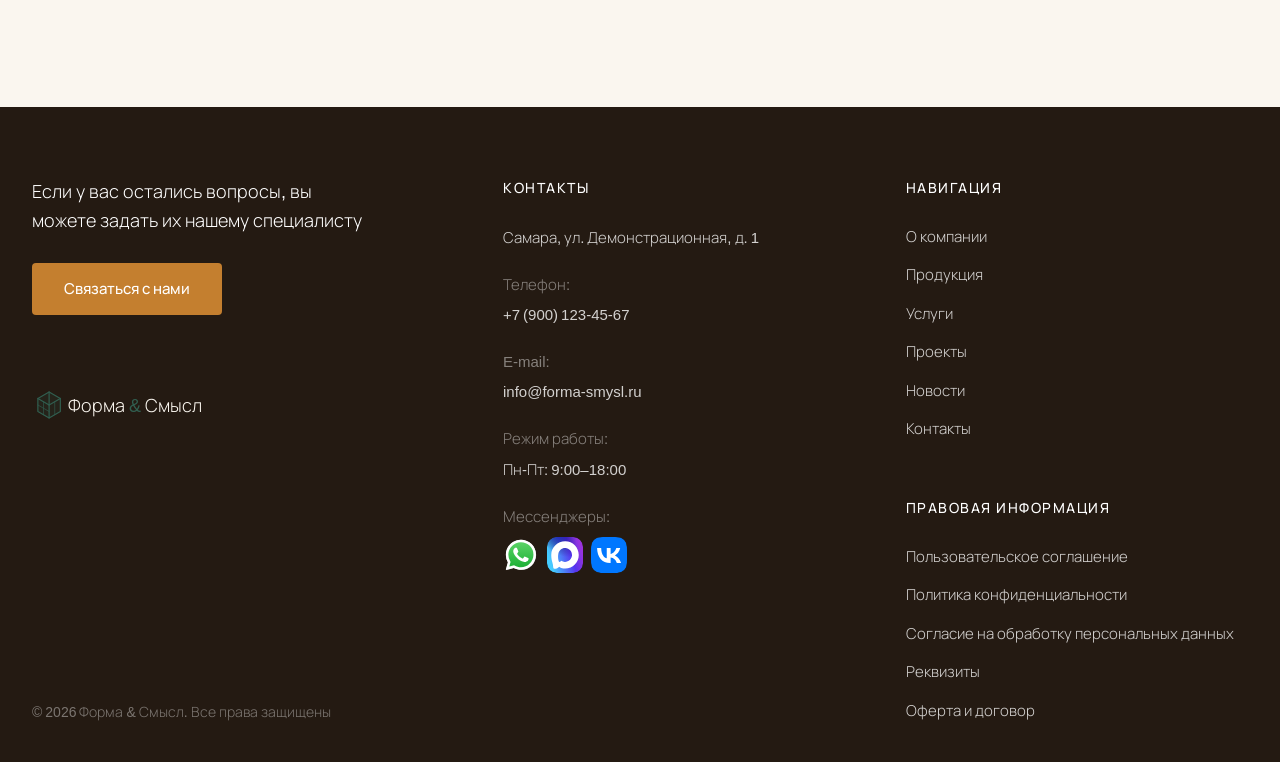
<file: project.html>
﻿<!doctype html>
<html lang="ru">
<head>
	<meta charset="UTF-8">
	<meta name="viewport" content="width=device-width, initial-scale=1">
	
<title>Угловая кухня с островом — проект Форма &amp; Смысл, Самара</title>
<meta name="description" content="Реализованный проект: угловая кухня с островом, фасады МДФ, столешница из пластика. Смотрите фото и заказывайте похожую кухню."/>
<meta name="robots" content="index, follow, max-snippet:-1, max-video-preview:-1, max-image-preview:large"/>
<link rel="canonical" href="project.html" />









<link rel='stylesheet' id='glass-css' href='assets/css/style.css' media='all' />
<link rel="icon" href="assets/img/icon.svg" sizes="192x192" />
<link rel="apple-touch-icon" href="assets/img/icon.svg" />
<meta name="msapplication-TileImage" content="assets/img/icon.svg" />
</head>
<body class="wp-singular glass_project-template-default single single-glass_project postid-843 wp-embed-responsive wp-theme-glass">
<section class="page-hero page-hero--entity" data-hero>
			<img width="1920" height="1080" src="assets/img/proekt-kuhnya-1920x1080.webp" class="page-hero__bg" alt="" decoding="async" sizes="(max-width: 768px) 100vw, 1920px" loading="eager" fetchpriority="high" />		<div class="page-hero__overlay" aria-hidden="true"></div>
	<header class="header">
	<div class="header__container container">
		<a class="logo" href="index.html" aria-label="Форма &amp; Смысл — на главную">
							<svg class="logo__img" viewBox="24 18 390 80" role="presentation" aria-hidden="true" focusable="false"><g><g transform="translate(60, 60) scale(0.55)" stroke="#315f50" stroke-width="4.5" fill="none" stroke-linecap="round" stroke-linejoin="round"><path d="M 0 -50 L 43 -25 L 43 25 L 0 50 L -43 25 L -43 -25 Z" fill="#315f50" fill-opacity="0.14"/><path d="M 0 -50 L 0 50" /><path d="M 0 0 L 43 -25" /><path d="M 0 0 L -43 -25" /><path d="M -21.5 -12.5 L -21.5 37.5" stroke-width="2.5" /><path d="M 21.5 -12.5 L 21.5 37.5" stroke-width="2.5" /><path d="M -43 0 L 0 25" stroke-width="2.5" /></g><text x="100" y="61" text-anchor="start" class="brand-title" font-size="38" fill="#faf6ef">Форма <tspan fill="#315f50">&amp;</tspan> Смысл</text></g></svg>						
		</a>

		<nav class="nav" aria-label="Основная навигация">
			<ul class="nav__list"><li class="nav__item"><a href="catalog.html" class="nav__link">Продукция</a></li>
<li class="nav__item"><a href="services.html" class="nav__link">Услуги</a></li>
<li class="nav__item"><a href="hardware.html" class="nav__link">Фурнитура</a></li>
<li class="nav__item"><a href="prices.html" class="nav__link">Цены</a></li>
<li class="nav__item"><a href="promotions.html" class="nav__link">Акции и скидки</a></li>


<li class="nav__item"><a href="contacts.html" class="nav__link">Контакты</a></li>
<li class="nav__item"><a href="news.html" class="nav__link">Новости</a></li>
</ul>		</nav>

		<div class="header__actions">
			<a class="btn header__write" href="contacts.html#request">Написать нам</a>
			<button class="btn btn--gold header__cta" type="button" data-modal-open="callback">Обратный звонок</button>
			<a class="header__phone" href="tel:+79001234567">+7 (900) 123-45-67</a>
			<button class="burger" type="button" data-burger aria-controls="mobile-menu" aria-expanded="false" aria-label="Открыть меню">
				<svg class="burger__icon burger__icon--open" viewBox="0 0 24 24" fill="none" aria-hidden="true">
					<path d="M3 6h18M3 12h18M3 18h18" stroke="currentColor" stroke-width="1.8" stroke-linecap="round"/>
				</svg>
				<svg class="burger__icon burger__icon--close" viewBox="0 0 24 24" fill="none" aria-hidden="true">
					<path d="M6 6l12 12M18 6L6 18" stroke="currentColor" stroke-width="1.8" stroke-linecap="round"/>
				</svg>
			</button>
		</div>
	</div>
</header>

<div class="mobile-menu" id="mobile-menu" data-mobile-menu hidden>
	<nav class="mobile-menu__nav" aria-label="Мобильная навигация">
		<ul class="mobile-menu__list"><li class="menu-item-has-children mobile-menu__item"><a href="catalog.html" class="mobile-menu__link">Продукция</a>
<ul class="sub-menu">
	<li class="mobile-menu__item"><a href="product.html" class="mobile-menu__link">Кухни на заказ</a></li>
	<li class="mobile-menu__item"><a href="catalog.html" class="mobile-menu__link">Шкафы-купе на заказ</a></li>
	<li class="mobile-menu__item"><a href="catalog.html" class="mobile-menu__link">Офисная мебель</a></li>
</ul>
</li>
	<li class="menu-item-has-children mobile-menu__item"><a href="services.html" class="mobile-menu__link">Услуги</a>
<ul class="sub-menu">
	<li class="mobile-menu__item"><a href="service.html" class="mobile-menu__link">Замер и дизайн-проект</a></li>
	<li class="mobile-menu__item"><a href="services.html" class="mobile-menu__link">Дизайн-проект</a></li>
	<li class="mobile-menu__item"><a href="services.html" class="mobile-menu__link">Доставка и сборка</a></li>
</ul>
</li>
	<li class="menu-item-has-children mobile-menu__item"><a href="hardware.html" class="mobile-menu__link">Фурнитура</a>
<ul class="sub-menu">
	<li class="mobile-menu__item"><a href="hardware-item.html" class="mobile-menu__link">Петли с доводчиками</a></li>
	<li class="mobile-menu__item"><a href="hardware.html" class="mobile-menu__link">Ручки мебельные</a></li>
	<li class="mobile-menu__item"><a href="hardware.html" class="mobile-menu__link">Направляющие для ящиков</a></li>
</ul>
</li>
	<li class="mobile-menu__item"><a href="prices.html" class="mobile-menu__link">Цены</a></li>
	<li class="mobile-menu__item"><a href="promotions.html" class="mobile-menu__link">Акции и скидки</a></li>
	<li class="mobile-menu__item"><a href="contacts.html" class="mobile-menu__link">Контакты</a></li>
	<li class="mobile-menu__item"><a href="news.html" class="mobile-menu__link">Новости</a></li>
</ul>
	</nav>
	<div class="mobile-menu__footer">
		<a class="mobile-menu__phone" href="tel:+79001234567">+7 (900) 123-45-67</a>
		<nav class="social-links social-links--mobile" aria-label="Мессенджеры">
					<a class="social-links__item social-links__item--whatsapp" href="https://wa.me/79001234567" target="_blank" rel="noopener noreferrer" aria-label="WhatsApp">
			<img class="social-links__icon" src="assets/img/icons/whatsapp.svg" alt="" width="36" height="36" decoding="async">
			<span class="social-links__label">WhatsApp</span>
		</a>
					<a class="social-links__item social-links__item--max" href="https://max.ru/" target="_blank" rel="noopener noreferrer" aria-label="MAX">
			<img class="social-links__icon" src="assets/img/icons/max.svg" alt="" width="36" height="36" decoding="async">
			<span class="social-links__label">MAX</span>
		</a>
					<a class="social-links__item social-links__item--vk" href="https://vk.ru/club123456789" target="_blank" rel="noopener noreferrer" aria-label="ВКонтакте">
			<img class="social-links__icon" src="assets/img/icons/vk.svg" alt="" width="36" height="36" decoding="async">
			<span class="social-links__label">ВКонтакте</span>
		</a>
	</nav>
		<div class="mobile-menu__footer-actions">
			<button class="btn btn--gold mobile-menu__cta" type="button" data-modal-open="callback">Обратный звонок</button>
			<a class="btn mobile-menu__request" href="contacts.html#request">Написать нам</a>
		</div>
	</div>
</div>

	<div class="page-hero__container container">
		<nav class="breadcrumbs" aria-label="Хлебные крошки">
			<ol class="breadcrumbs__list">
				<li class="breadcrumbs__item"><a class="breadcrumbs__link" href="index.html">Главная</a></li>
				<li class="breadcrumbs__item"><a class="breadcrumbs__link" href="index.html#projects">Проекты</a></li>
								<li class="breadcrumbs__item breadcrumbs__item--current" aria-current="page">Угловая кухня с островом в Самаре</li>
			</ol>
		</nav>
		<div class="page-hero__content">
			<h1 class="page-hero__title">Угловая кухня с островом </h1>
							<p class="page-hero__desc">Угловая кухня с островом — проект «Форма &amp; Смысл» в Самаре</p>
						<a class="btn btn--gold btn--lg page-hero__btn" href="contacts.html#request">Рассчитать стоимость</a>
		</div>
	</div>
</section>

<main class="entity" data-reveal-root>
	<div class="entity__container container">
		<article class="entity__grid">
							<figure class="entity__media" data-reveal="image">
					<img class="entity__image" src="assets/img/proekt-kuhnya-1024x727.webp" alt="Угловая кухня с островом в Самаре" loading="lazy" decoding="async">
				</figure>
									<div class="entity__content entry-content" data-reveal="card"><h4>Угловая кухня с островом: проект с фасадами из МДФ</h4>
<p><strong>Проект: светлая угловая кухня с островом для семьи</strong></p>
<h5>ЦЕНА — 420000 руб</h5>
<p>В стоимость входит: замер, дизайн-проект, корпуса и фасады из МДФ, столешница из пластика, фурнитура с доводчиками, доставка и сборка.</p>
<p>Удобное решение для просторной кухни — угловой гарнитур с островом, который разделяет зоны готовки и отдыха.</p>
<p>В этом проекте мы сделали ставку на функциональность и комфорт:</p>
<ul>
<li><strong>Фасады из МДФ</strong> — ровные, без стыков, устойчивы к влаге и легко моются.</li>
<li><strong>Фурнитура с доводчиками</strong> — дверцы и ящики закрываются плавно и бесшумно.</li>
<li><strong>Продуманное хранение</strong> — выдвижные корзины, бутылочница и угловая карусель задействуют каждый сантиметр.</li>
<li><strong>Аккуратная сборка</strong> — зазоры выставлены по миллиметру, техника встроена без щелей.</li>
</ul>
<p>Кухня органично вписалась в интерьер квартиры: светлые фасады и деревянная столешница поддерживают тёплый современный стиль.</p>
<p>Хотите похожую кухню? Оставьте заявку — приедем на замер и подготовим проект под вашу планировку.</p>
<a class="btn btn--gold btn--lg entity__cta" href="contacts.html#request">Обсудить проект</a>
			</div>
			</article>

		
		
		
		
			</div>
</main>


<footer class="footer" data-reveal-root>
	<div class="footer__container container">
		<div class="footer__grid">
			<div class="footer__col footer__col--brand">
				<p class="footer__cta-text" data-reveal="title">Если у вас остались вопросы, вы<br>можете задать их нашему специалисту</p>
				<a class="btn btn--gold footer__cta-btn" href="contacts.html#request" data-reveal="title">Связаться с нами</a>

				<a class="footer__logo" href="index.html" aria-label="На главную" data-reveal="title">
											<svg class="footer__logo-img" viewBox="24 18 390 80" role="presentation" aria-hidden="true" focusable="false"><g><g transform="translate(60, 60) scale(0.55)" stroke="#315f50" stroke-width="4.5" fill="none" stroke-linecap="round" stroke-linejoin="round"><path d="M 0 -50 L 43 -25 L 43 25 L 0 50 L -43 25 L -43 -25 Z" fill="#315f50" fill-opacity="0.14"/><path d="M 0 -50 L 0 50" /><path d="M 0 0 L 43 -25" /><path d="M 0 0 L -43 -25" /><path d="M -21.5 -12.5 L -21.5 37.5" stroke-width="2.5" /><path d="M 21.5 -12.5 L 21.5 37.5" stroke-width="2.5" /><path d="M -43 0 L 0 25" stroke-width="2.5" /></g><text x="100" y="61" text-anchor="start" class="brand-title" font-size="38" fill="#faf6ef">Форма <tspan fill="#315f50">&amp;</tspan> Смысл</text></g></svg>										
				</a>

				<p class="footer__copy">© 2026 Форма &amp; Смысл. Все права защищены</p>
			</div>

			<div class="footer__col footer__col--contacts">
				<h2 class="footer__heading">Контакты</h2>
				<div class="footer__block">
					<p class="footer__text">Самара, ул. Демонстрационная, д. 1</p>
									</div>
				<div class="footer__block">
					<p class="footer__label-sm">Телефон:</p>
					<a class="footer__link" href="tel:+79001234567">+7 (900) 123-45-67</a>
				</div>
				<div class="footer__block">
					<p class="footer__label-sm">E-mail:</p>
					<a class="footer__link" href="mailto:info@forma-smysl.ru">info@forma-smysl.ru</a>
				</div>
				<div class="footer__block">
					<p class="footer__label-sm">Режим работы:</p>
					<p class="footer__text">Пн-Пт: 9:00–18:00</p>
				</div>
				<div class="footer__block">
					<p class="footer__label-sm">Мессенджеры:</p>
					<nav class="social-links social-links--footer" aria-label="Мессенджеры">
					<a class="social-links__item social-links__item--whatsapp" href="https://wa.me/79001234567" target="_blank" rel="noopener noreferrer" aria-label="WhatsApp">
			<img class="social-links__icon" src="assets/img/icons/whatsapp.svg" alt="" width="36" height="36" decoding="async">
			<span class="social-links__label">WhatsApp</span>
		</a>
					<a class="social-links__item social-links__item--max" href="https://max.ru/" target="_blank" rel="noopener noreferrer" aria-label="MAX">
			<img class="social-links__icon" src="assets/img/icons/max.svg" alt="" width="36" height="36" decoding="async">
			<span class="social-links__label">MAX</span>
		</a>
					<a class="social-links__item social-links__item--vk" href="https://vk.ru/club123456789" target="_blank" rel="noopener noreferrer" aria-label="ВКонтакте">
			<img class="social-links__icon" src="assets/img/icons/vk.svg" alt="" width="36" height="36" decoding="async">
			<span class="social-links__label">ВКонтакте</span>
		</a>
	</nav>
									</div>
									<div class="footer__block">
					</div>
							</div>

			<div class="footer__col footer__col--nav">
				<h2 class="footer__heading">Навигация</h2>
				<nav class="footer__nav" aria-label="Навигация в подвале">
					<ul class="footer__list"><li><a href="news.html" class="footer__link">О компании</a></li>
<li><a href="catalog.html" class="footer__link">Продукция</a></li>
<li><a href="services.html" class="footer__link">Услуги</a></li>
<li><a href="index.html#projects" class="footer__link">Проекты</a></li>
<li><a href="news.html" class="footer__link">Новости</a></li>
<li><a href="contacts.html" class="footer__link">Контакты</a></li>
</ul>				</nav>

				<h2 class="footer__heading footer__heading--legal">Правовая информация</h2>
				<nav class="footer__nav" aria-label="Правовая информация">
					<ul class="footer__list"><li><a href="#" class="footer__link">Пользовательское соглашение</a></li>
<li><a rel="privacy-policy" href="#" class="footer__link">Политика конфиденциальности</a></li>
<li><a href="#" class="footer__link">Согласие на обработку персональных данных</a></li>
<li><a href="#" class="footer__link">Реквизиты</a></li>
<li><a href="#" class="footer__link">Оферта и договор</a></li>
</ul>				</nav>
			</div>
		</div>
	</div>
</footer>

<div class="fixed-actions" data-fixed-actions>
	<div class="fixed-actions__row fixed-actions__row--info">
		<div class="fixed-actions__message">
			<span class="fixed-actions__eyebrow">Перезвоним</span>
			<strong class="fixed-actions__time">за 20 секунд</strong>
		</div>
		<a class="fixed-actions__phone" href="tel:+79001234567">+7 (900) 123-45-67</a>
		<nav class="social-links social-links--fixed" aria-label="Мессенджеры">
					<a class="social-links__item social-links__item--whatsapp" href="https://wa.me/79001234567" target="_blank" rel="noopener noreferrer" aria-label="WhatsApp">
			<img class="social-links__icon" src="assets/img/icons/whatsapp.svg" alt="" width="36" height="36" decoding="async">
			<span class="social-links__label">WhatsApp</span>
		</a>
					<a class="social-links__item social-links__item--max" href="https://max.ru/" target="_blank" rel="noopener noreferrer" aria-label="MAX">
			<img class="social-links__icon" src="assets/img/icons/max.svg" alt="" width="36" height="36" decoding="async">
			<span class="social-links__label">MAX</span>
		</a>
					<a class="social-links__item social-links__item--vk" href="https://vk.ru/club123456789" target="_blank" rel="noopener noreferrer" aria-label="ВКонтакте">
			<img class="social-links__icon" src="assets/img/icons/vk.svg" alt="" width="36" height="36" decoding="async">
			<span class="social-links__label">ВКонтакте</span>
		</a>
	</nav>
	</div>
	<div class="fixed-actions__row fixed-actions__row--cta">
		<button class="fixed-actions__button fixed-actions__button--callback" type="button" data-modal-open="callback">Обратный звонок</button>
		<a class="fixed-actions__button fixed-actions__button--request" href="contacts.html#request">Отправить заявку</a>
	</div>
</div>

<div class="site-modal" data-modal="callback" hidden>
	<button class="site-modal__backdrop" type="button" data-modal-close aria-label="Закрыть окно"></button>
	<section class="site-modal__dialog" role="dialog" aria-modal="true" aria-labelledby="callback-modal-title">
		<button class="site-modal__close" type="button" data-modal-close aria-label="Закрыть">×</button>
		<p class="site-modal__label">Обратный звонок</p>
		<h2 class="site-modal__title" id="callback-modal-title">Перезвоним и обсудим задачу</h2>
		<p class="site-modal__text">Оставьте номер — специалист свяжется с вами в рабочее время.</p>
			<form class="compact-lead-form" action="project.html" method="post">
		<input type="hidden" name="action" value="glass_lead">
		<input type="hidden" name="name" value="Обратный звонок">
		<input type="hidden" name="message" value="Запрос обратного звонка">
		<input type="hidden" name="lead_source" value="Обратный звонок">
		<input type="hidden" name="redirect_to" value="project.html">
				<label class="compact-lead-form__field">
			<span class="compact-lead-form__label">Телефон</span>
			<input class="compact-lead-form__input" type="tel" name="phone" autocomplete="tel" placeholder="+7 (___) ___-__-__" required>
		</label>
		<label class="lead-form__honeypot" aria-hidden="true">
			<span>Сайт</span>
			<input type="text" name="website" tabindex="-1" autocomplete="off">
		</label>
		<label class="compact-lead-form__consent">
			<input type="checkbox" name="consent" value="1" required>
			<span>Даю <a href="#" target="_blank" rel="noopener noreferrer">согласие на обработку персональных данных</a> и принимаю <a href="#" target="_blank" rel="noopener noreferrer">пользовательское соглашение</a></span>
		</label>
		<button class="btn btn--gold compact-lead-form__submit" type="submit">Отправить</button>
	</form>
		</section>
</div>


		<div class="cookie-bar" id="glass-cookie-bar" hidden role="region" aria-labelledby="glass-cookie-title" aria-describedby="glass-cookie-text">
			<div class="cookie-bar__copy">
				<p class="cookie-bar__title" id="glass-cookie-title">Файлы cookie</p>
				<p class="cookie-bar__text">
					Сайт ставит необходимые cookie, чтобы запомнить ваш выбор в этом окне.
					Аналитические cookie сервиса «Яндекс.Метрика» (включая вебвизор и карту кликов) включаем только после отдельного согласия.
					Отказ не мешает пользоваться сайтом и отправить заявку.
					Подробнее — в <a href="#">политике конфиденциальности</a>.
				</p>
			</div>
			<div class="cookie-bar__actions">
				<button class="btn cookie-bar__reject" type="button" data-cookie-reject>Только необходимые</button>
				<button class="btn btn--gold cookie-bar__accept" type="button" data-cookie-accept>Принять аналитику</button>
			</div>
		</div>
		<script src="assets/js/cookie.js" defer></script>
		
<script defer src="assets/js/main.js"></script>


</body>
</html>
</file>
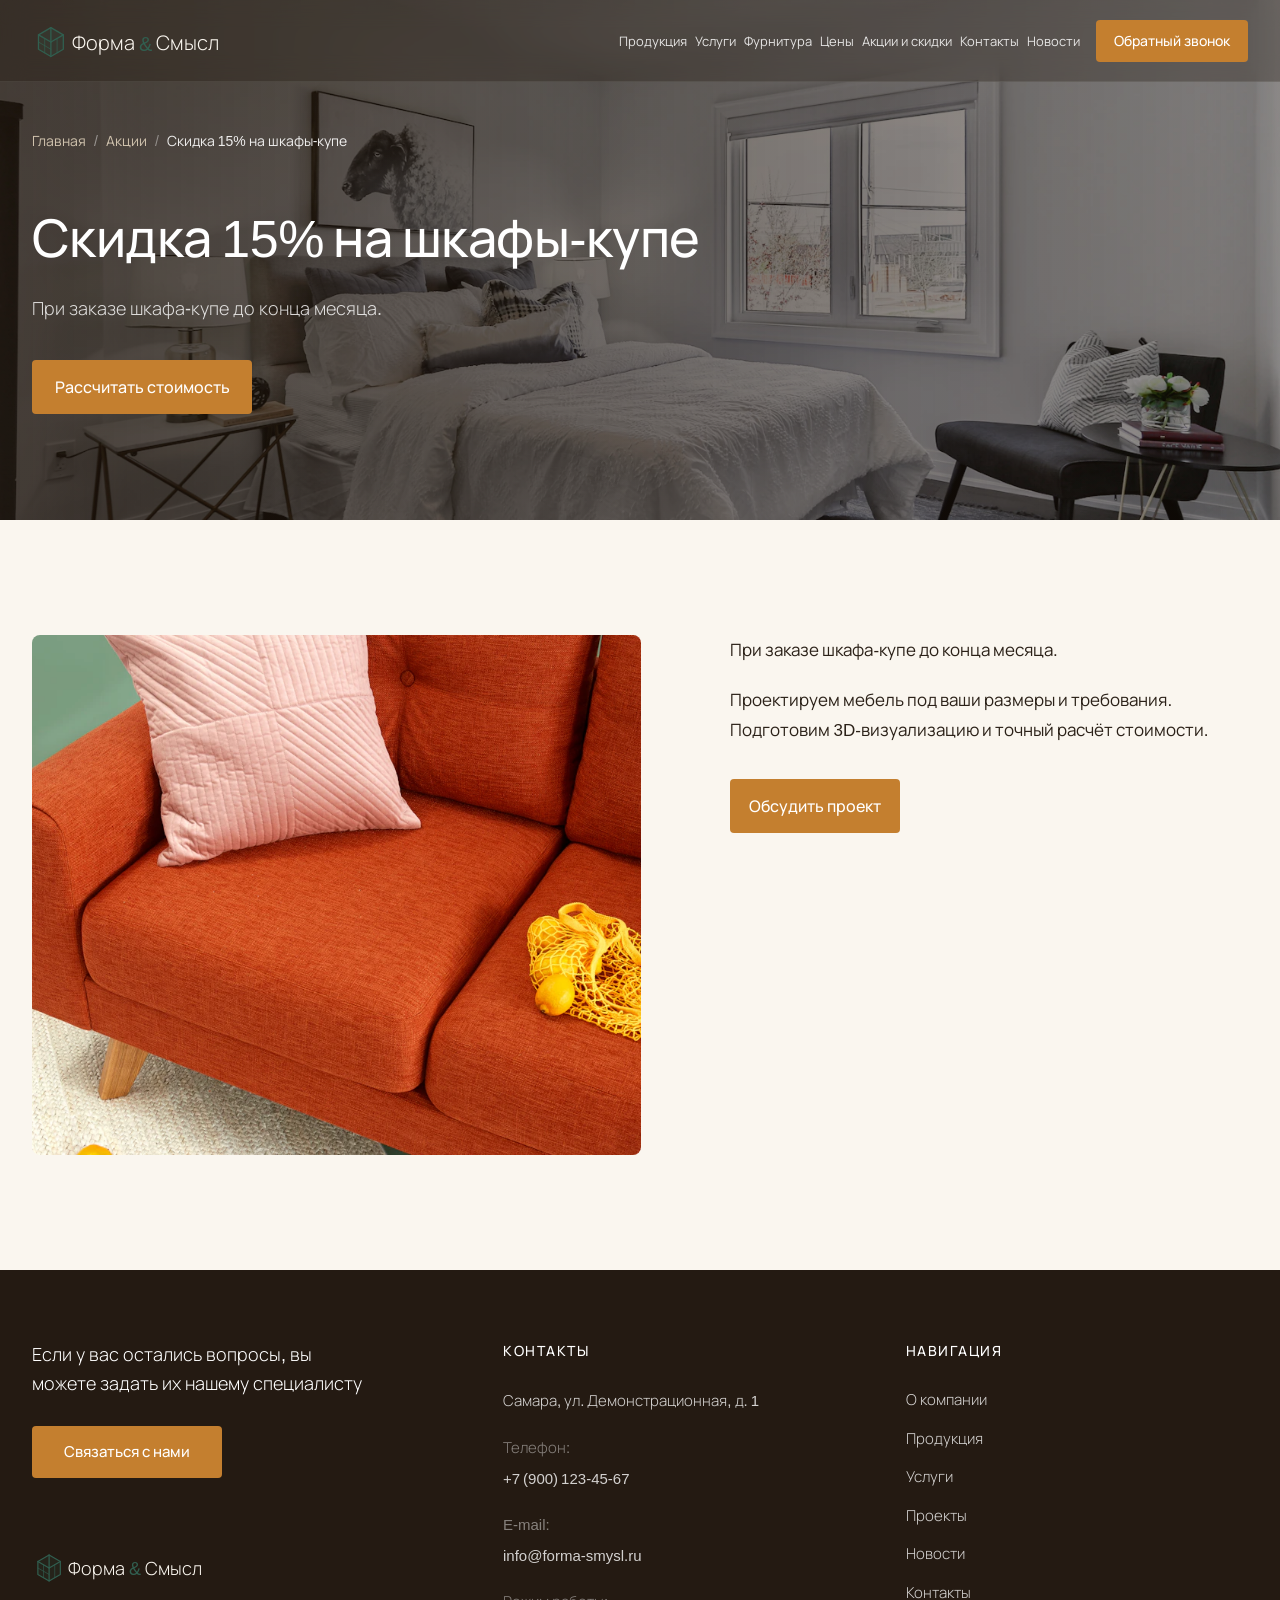
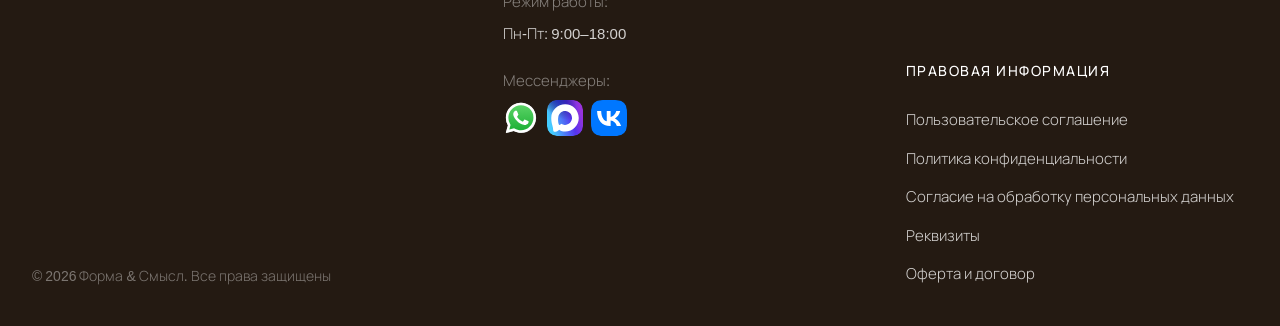
<file: promo.html>
﻿<!doctype html>
<html lang="ru">
<head>
	<meta charset="UTF-8">
	<meta name="viewport" content="width=device-width, initial-scale=1">
	
<title>Скидка 15% на шкафы-купе — акция Форма &amp; Смысл</title>
<meta name="description" content="Скидка 15% на шкафы-купе при заказе до конца месяца. Замер и дизайн-проект — бесплатно."/>
<meta name="robots" content="index, follow, max-snippet:-1, max-video-preview:-1, max-image-preview:large"/>
<link rel="canonical" href="promo.html" />









<link rel='stylesheet' id='glass-css' href='assets/css/style.css' media='all' />
<link rel="icon" href="assets/img/icon.svg" sizes="192x192" />
<link rel="apple-touch-icon" href="assets/img/icon.svg" />
<meta name="msapplication-TileImage" content="assets/img/icon.svg" />
</head>
<body class="wp-singular glass_promotion-template-default single single-glass_promotion postid-54 wp-embed-responsive wp-theme-glass">
<section class="page-hero page-hero--entity" data-hero>
			<img width="1536" height="1024" src="assets/img/shkaf-promo-1536x1024.webp" class="page-hero__bg" alt="" decoding="async" sizes="(max-width: 768px) 100vw, 1920px" loading="eager" fetchpriority="high" srcset="assets/img/shkaf-promo-1536x1024.webp 1536w, assets/img/shkaf-promo-300x200.webp 300w, assets/img/shkaf-promo-1024x683.webp 1024w, assets/img/shkaf-promo-768x512.webp 768w" />		<div class="page-hero__overlay" aria-hidden="true"></div>
	<header class="header">
	<div class="header__container container">
		<a class="logo" href="index.html" aria-label="Форма &amp; Смысл — на главную">
							<svg class="logo__img" viewBox="24 18 390 80" role="presentation" aria-hidden="true" focusable="false"><g><g transform="translate(60, 60) scale(0.55)" stroke="#315f50" stroke-width="4.5" fill="none" stroke-linecap="round" stroke-linejoin="round"><path d="M 0 -50 L 43 -25 L 43 25 L 0 50 L -43 25 L -43 -25 Z" fill="#315f50" fill-opacity="0.14"/><path d="M 0 -50 L 0 50" /><path d="M 0 0 L 43 -25" /><path d="M 0 0 L -43 -25" /><path d="M -21.5 -12.5 L -21.5 37.5" stroke-width="2.5" /><path d="M 21.5 -12.5 L 21.5 37.5" stroke-width="2.5" /><path d="M -43 0 L 0 25" stroke-width="2.5" /></g><text x="100" y="61" text-anchor="start" class="brand-title" font-size="38" fill="#faf6ef">Форма <tspan fill="#315f50">&amp;</tspan> Смысл</text></g></svg>						
		</a>

		<nav class="nav" aria-label="Основная навигация">
			<ul class="nav__list"><li class="nav__item"><a href="catalog.html" class="nav__link">Продукция</a></li>
<li class="nav__item"><a href="services.html" class="nav__link">Услуги</a></li>
<li class="nav__item"><a href="hardware.html" class="nav__link">Фурнитура</a></li>
<li class="nav__item"><a href="prices.html" class="nav__link">Цены</a></li>
<li class="nav__item"><a href="promotions.html" class="nav__link">Акции и скидки</a></li>


<li class="nav__item"><a href="contacts.html" class="nav__link">Контакты</a></li>
<li class="nav__item"><a href="news.html" class="nav__link">Новости</a></li>
</ul>		</nav>

		<div class="header__actions">
			<a class="btn header__write" href="contacts.html#request">Написать нам</a>
			<button class="btn btn--gold header__cta" type="button" data-modal-open="callback">Обратный звонок</button>
			<a class="header__phone" href="tel:+79001234567">+7 (900) 123-45-67</a>
			<button class="burger" type="button" data-burger aria-controls="mobile-menu" aria-expanded="false" aria-label="Открыть меню">
				<svg class="burger__icon burger__icon--open" viewBox="0 0 24 24" fill="none" aria-hidden="true">
					<path d="M3 6h18M3 12h18M3 18h18" stroke="currentColor" stroke-width="1.8" stroke-linecap="round"/>
				</svg>
				<svg class="burger__icon burger__icon--close" viewBox="0 0 24 24" fill="none" aria-hidden="true">
					<path d="M6 6l12 12M18 6L6 18" stroke="currentColor" stroke-width="1.8" stroke-linecap="round"/>
				</svg>
			</button>
		</div>
	</div>
</header>

<div class="mobile-menu" id="mobile-menu" data-mobile-menu hidden>
	<nav class="mobile-menu__nav" aria-label="Мобильная навигация">
		<ul class="mobile-menu__list"><li class="menu-item-has-children mobile-menu__item"><a href="catalog.html" class="mobile-menu__link">Продукция</a>
<ul class="sub-menu">
	<li class="mobile-menu__item"><a href="product.html" class="mobile-menu__link">Кухни на заказ</a></li>
	<li class="mobile-menu__item"><a href="catalog.html" class="mobile-menu__link">Шкафы-купе на заказ</a></li>
	<li class="mobile-menu__item"><a href="catalog.html" class="mobile-menu__link">Офисная мебель</a></li>
</ul>
</li>
	<li class="menu-item-has-children mobile-menu__item"><a href="services.html" class="mobile-menu__link">Услуги</a>
<ul class="sub-menu">
	<li class="mobile-menu__item"><a href="service.html" class="mobile-menu__link">Замер и дизайн-проект</a></li>
	<li class="mobile-menu__item"><a href="services.html" class="mobile-menu__link">Дизайн-проект</a></li>
	<li class="mobile-menu__item"><a href="services.html" class="mobile-menu__link">Доставка и сборка</a></li>
</ul>
</li>
	<li class="menu-item-has-children mobile-menu__item"><a href="hardware.html" class="mobile-menu__link">Фурнитура</a>
<ul class="sub-menu">
	<li class="mobile-menu__item"><a href="hardware-item.html" class="mobile-menu__link">Петли с доводчиками</a></li>
	<li class="mobile-menu__item"><a href="hardware.html" class="mobile-menu__link">Ручки мебельные</a></li>
	<li class="mobile-menu__item"><a href="hardware.html" class="mobile-menu__link">Направляющие для ящиков</a></li>
</ul>
</li>
	<li class="mobile-menu__item"><a href="prices.html" class="mobile-menu__link">Цены</a></li>
	<li class="mobile-menu__item"><a href="promotions.html" class="mobile-menu__link">Акции и скидки</a></li>
	<li class="mobile-menu__item"><a href="contacts.html" class="mobile-menu__link">Контакты</a></li>
	<li class="mobile-menu__item"><a href="news.html" class="mobile-menu__link">Новости</a></li>
</ul>
	</nav>
	<div class="mobile-menu__footer">
		<a class="mobile-menu__phone" href="tel:+79001234567">+7 (900) 123-45-67</a>
		<nav class="social-links social-links--mobile" aria-label="Мессенджеры">
					<a class="social-links__item social-links__item--whatsapp" href="https://wa.me/79001234567" target="_blank" rel="noopener noreferrer" aria-label="WhatsApp">
			<img class="social-links__icon" src="assets/img/icons/whatsapp.svg" alt="" width="36" height="36" decoding="async">
			<span class="social-links__label">WhatsApp</span>
		</a>
					<a class="social-links__item social-links__item--max" href="https://max.ru/" target="_blank" rel="noopener noreferrer" aria-label="MAX">
			<img class="social-links__icon" src="assets/img/icons/max.svg" alt="" width="36" height="36" decoding="async">
			<span class="social-links__label">MAX</span>
		</a>
					<a class="social-links__item social-links__item--vk" href="https://vk.ru/club123456789" target="_blank" rel="noopener noreferrer" aria-label="ВКонтакте">
			<img class="social-links__icon" src="assets/img/icons/vk.svg" alt="" width="36" height="36" decoding="async">
			<span class="social-links__label">ВКонтакте</span>
		</a>
	</nav>
		<div class="mobile-menu__footer-actions">
			<button class="btn btn--gold mobile-menu__cta" type="button" data-modal-open="callback">Обратный звонок</button>
			<a class="btn mobile-menu__request" href="contacts.html#request">Написать нам</a>
		</div>
	</div>
</div>

	<div class="page-hero__container container">
		<nav class="breadcrumbs" aria-label="Хлебные крошки">
			<ol class="breadcrumbs__list">
				<li class="breadcrumbs__item"><a class="breadcrumbs__link" href="index.html">Главная</a></li>
				<li class="breadcrumbs__item"><a class="breadcrumbs__link" href="promotions.html">Акции</a></li>
								<li class="breadcrumbs__item breadcrumbs__item--current" aria-current="page">Скидка 15% на шкафы-купе</li>
			</ol>
		</nav>
		<div class="page-hero__content">
			<h1 class="page-hero__title">Скидка 15% на шкафы-купе</h1>
							<p class="page-hero__desc">При заказе шкафа-купе до конца месяца.</p>
						<a class="btn btn--gold btn--lg page-hero__btn" href="contacts.html#request">Рассчитать стоимость</a>
		</div>
	</div>
</section>

<main class="entity" data-reveal-root>
	<div class="entity__container container">
		<article class="entity__grid">
							<figure class="entity__media" data-reveal="image">
					<img class="entity__image" src="assets/img/shkaf-promo-1024x683.webp" alt="Скидка 15% на шкафы-купе" loading="lazy" decoding="async">
				</figure>
									<div class="entity__content entry-content" data-reveal="card">
								<p>При заказе шкафа-купе до конца месяца.</p>
<p>Проектируем мебель под ваши размеры и требования. Подготовим 3D-визуализацию и точный расчёт стоимости.</p>
								<a class="btn btn--gold btn--lg entity__cta" href="contacts.html#request">Обсудить проект</a>
			</div>
			</article>

		
		
		
		
			</div>
</main>


<footer class="footer" data-reveal-root>
	<div class="footer__container container">
		<div class="footer__grid">
			<div class="footer__col footer__col--brand">
				<p class="footer__cta-text" data-reveal="title">Если у вас остались вопросы, вы<br>можете задать их нашему специалисту</p>
				<a class="btn btn--gold footer__cta-btn" href="contacts.html#request" data-reveal="title">Связаться с нами</a>

				<a class="footer__logo" href="index.html" aria-label="На главную" data-reveal="title">
											<svg class="footer__logo-img" viewBox="24 18 390 80" role="presentation" aria-hidden="true" focusable="false"><g><g transform="translate(60, 60) scale(0.55)" stroke="#315f50" stroke-width="4.5" fill="none" stroke-linecap="round" stroke-linejoin="round"><path d="M 0 -50 L 43 -25 L 43 25 L 0 50 L -43 25 L -43 -25 Z" fill="#315f50" fill-opacity="0.14"/><path d="M 0 -50 L 0 50" /><path d="M 0 0 L 43 -25" /><path d="M 0 0 L -43 -25" /><path d="M -21.5 -12.5 L -21.5 37.5" stroke-width="2.5" /><path d="M 21.5 -12.5 L 21.5 37.5" stroke-width="2.5" /><path d="M -43 0 L 0 25" stroke-width="2.5" /></g><text x="100" y="61" text-anchor="start" class="brand-title" font-size="38" fill="#faf6ef">Форма <tspan fill="#315f50">&amp;</tspan> Смысл</text></g></svg>										
				</a>

				<p class="footer__copy">© 2026 Форма &amp; Смысл. Все права защищены</p>
			</div>

			<div class="footer__col footer__col--contacts">
				<h2 class="footer__heading">Контакты</h2>
				<div class="footer__block">
					<p class="footer__text">Самара, ул. Демонстрационная, д. 1</p>
									</div>
				<div class="footer__block">
					<p class="footer__label-sm">Телефон:</p>
					<a class="footer__link" href="tel:+79001234567">+7 (900) 123-45-67</a>
				</div>
				<div class="footer__block">
					<p class="footer__label-sm">E-mail:</p>
					<a class="footer__link" href="mailto:info@forma-smysl.ru">info@forma-smysl.ru</a>
				</div>
				<div class="footer__block">
					<p class="footer__label-sm">Режим работы:</p>
					<p class="footer__text">Пн-Пт: 9:00–18:00</p>
				</div>
				<div class="footer__block">
					<p class="footer__label-sm">Мессенджеры:</p>
					<nav class="social-links social-links--footer" aria-label="Мессенджеры">
					<a class="social-links__item social-links__item--whatsapp" href="https://wa.me/79001234567" target="_blank" rel="noopener noreferrer" aria-label="WhatsApp">
			<img class="social-links__icon" src="assets/img/icons/whatsapp.svg" alt="" width="36" height="36" decoding="async">
			<span class="social-links__label">WhatsApp</span>
		</a>
					<a class="social-links__item social-links__item--max" href="https://max.ru/" target="_blank" rel="noopener noreferrer" aria-label="MAX">
			<img class="social-links__icon" src="assets/img/icons/max.svg" alt="" width="36" height="36" decoding="async">
			<span class="social-links__label">MAX</span>
		</a>
					<a class="social-links__item social-links__item--vk" href="https://vk.ru/club123456789" target="_blank" rel="noopener noreferrer" aria-label="ВКонтакте">
			<img class="social-links__icon" src="assets/img/icons/vk.svg" alt="" width="36" height="36" decoding="async">
			<span class="social-links__label">ВКонтакте</span>
		</a>
	</nav>
									</div>
									<div class="footer__block">
					</div>
							</div>

			<div class="footer__col footer__col--nav">
				<h2 class="footer__heading">Навигация</h2>
				<nav class="footer__nav" aria-label="Навигация в подвале">
					<ul class="footer__list"><li><a href="news.html" class="footer__link">О компании</a></li>
<li><a href="catalog.html" class="footer__link">Продукция</a></li>
<li><a href="services.html" class="footer__link">Услуги</a></li>
<li><a href="index.html#projects" class="footer__link">Проекты</a></li>
<li><a href="news.html" class="footer__link">Новости</a></li>
<li><a href="contacts.html" class="footer__link">Контакты</a></li>
</ul>				</nav>

				<h2 class="footer__heading footer__heading--legal">Правовая информация</h2>
				<nav class="footer__nav" aria-label="Правовая информация">
					<ul class="footer__list"><li><a href="#" class="footer__link">Пользовательское соглашение</a></li>
<li><a rel="privacy-policy" href="#" class="footer__link">Политика конфиденциальности</a></li>
<li><a href="#" class="footer__link">Согласие на обработку персональных данных</a></li>
<li><a href="#" class="footer__link">Реквизиты</a></li>
<li><a href="#" class="footer__link">Оферта и договор</a></li>
</ul>				</nav>
			</div>
		</div>
	</div>
</footer>

<div class="fixed-actions" data-fixed-actions>
	<div class="fixed-actions__row fixed-actions__row--info">
		<div class="fixed-actions__message">
			<span class="fixed-actions__eyebrow">Перезвоним</span>
			<strong class="fixed-actions__time">за 20 секунд</strong>
		</div>
		<a class="fixed-actions__phone" href="tel:+79001234567">+7 (900) 123-45-67</a>
		<nav class="social-links social-links--fixed" aria-label="Мессенджеры">
					<a class="social-links__item social-links__item--whatsapp" href="https://wa.me/79001234567" target="_blank" rel="noopener noreferrer" aria-label="WhatsApp">
			<img class="social-links__icon" src="assets/img/icons/whatsapp.svg" alt="" width="36" height="36" decoding="async">
			<span class="social-links__label">WhatsApp</span>
		</a>
					<a class="social-links__item social-links__item--max" href="https://max.ru/" target="_blank" rel="noopener noreferrer" aria-label="MAX">
			<img class="social-links__icon" src="assets/img/icons/max.svg" alt="" width="36" height="36" decoding="async">
			<span class="social-links__label">MAX</span>
		</a>
					<a class="social-links__item social-links__item--vk" href="https://vk.ru/club123456789" target="_blank" rel="noopener noreferrer" aria-label="ВКонтакте">
			<img class="social-links__icon" src="assets/img/icons/vk.svg" alt="" width="36" height="36" decoding="async">
			<span class="social-links__label">ВКонтакте</span>
		</a>
	</nav>
	</div>
	<div class="fixed-actions__row fixed-actions__row--cta">
		<button class="fixed-actions__button fixed-actions__button--callback" type="button" data-modal-open="callback">Обратный звонок</button>
		<a class="fixed-actions__button fixed-actions__button--request" href="contacts.html#request">Отправить заявку</a>
	</div>
</div>

<div class="site-modal" data-modal="callback" hidden>
	<button class="site-modal__backdrop" type="button" data-modal-close aria-label="Закрыть окно"></button>
	<section class="site-modal__dialog" role="dialog" aria-modal="true" aria-labelledby="callback-modal-title">
		<button class="site-modal__close" type="button" data-modal-close aria-label="Закрыть">×</button>
		<p class="site-modal__label">Обратный звонок</p>
		<h2 class="site-modal__title" id="callback-modal-title">Перезвоним и обсудим задачу</h2>
		<p class="site-modal__text">Оставьте номер — специалист свяжется с вами в рабочее время.</p>
			<form class="compact-lead-form" action="promo.html" method="post">
		<input type="hidden" name="action" value="glass_lead">
		<input type="hidden" name="name" value="Обратный звонок">
		<input type="hidden" name="message" value="Запрос обратного звонка">
		<input type="hidden" name="lead_source" value="Обратный звонок">
		<input type="hidden" name="redirect_to" value="promo.html">
				<label class="compact-lead-form__field">
			<span class="compact-lead-form__label">Телефон</span>
			<input class="compact-lead-form__input" type="tel" name="phone" autocomplete="tel" placeholder="+7 (___) ___-__-__" required>
		</label>
		<label class="lead-form__honeypot" aria-hidden="true">
			<span>Сайт</span>
			<input type="text" name="website" tabindex="-1" autocomplete="off">
		</label>
		<label class="compact-lead-form__consent">
			<input type="checkbox" name="consent" value="1" required>
			<span>Даю <a href="#" target="_blank" rel="noopener noreferrer">согласие на обработку персональных данных</a> и принимаю <a href="#" target="_blank" rel="noopener noreferrer">пользовательское соглашение</a></span>
		</label>
		<button class="btn btn--gold compact-lead-form__submit" type="submit">Отправить</button>
	</form>
		</section>
</div>


		<div class="cookie-bar" id="glass-cookie-bar" hidden role="region" aria-labelledby="glass-cookie-title" aria-describedby="glass-cookie-text">
			<div class="cookie-bar__copy">
				<p class="cookie-bar__title" id="glass-cookie-title">Файлы cookie</p>
				<p class="cookie-bar__text">
					Сайт ставит необходимые cookie, чтобы запомнить ваш выбор в этом окне.
					Аналитические cookie сервиса «Яндекс.Метрика» (включая вебвизор и карту кликов) включаем только после отдельного согласия.
					Отказ не мешает пользоваться сайтом и отправить заявку.
					Подробнее — в <a href="#">политике конфиденциальности</a>.
				</p>
			</div>
			<div class="cookie-bar__actions">
				<button class="btn cookie-bar__reject" type="button" data-cookie-reject>Только необходимые</button>
				<button class="btn btn--gold cookie-bar__accept" type="button" data-cookie-accept>Принять аналитику</button>
			</div>
		</div>
		<script src="assets/js/cookie.js" defer></script>
		
<script defer src="assets/js/main.js"></script>


</body>
</html>
</file>
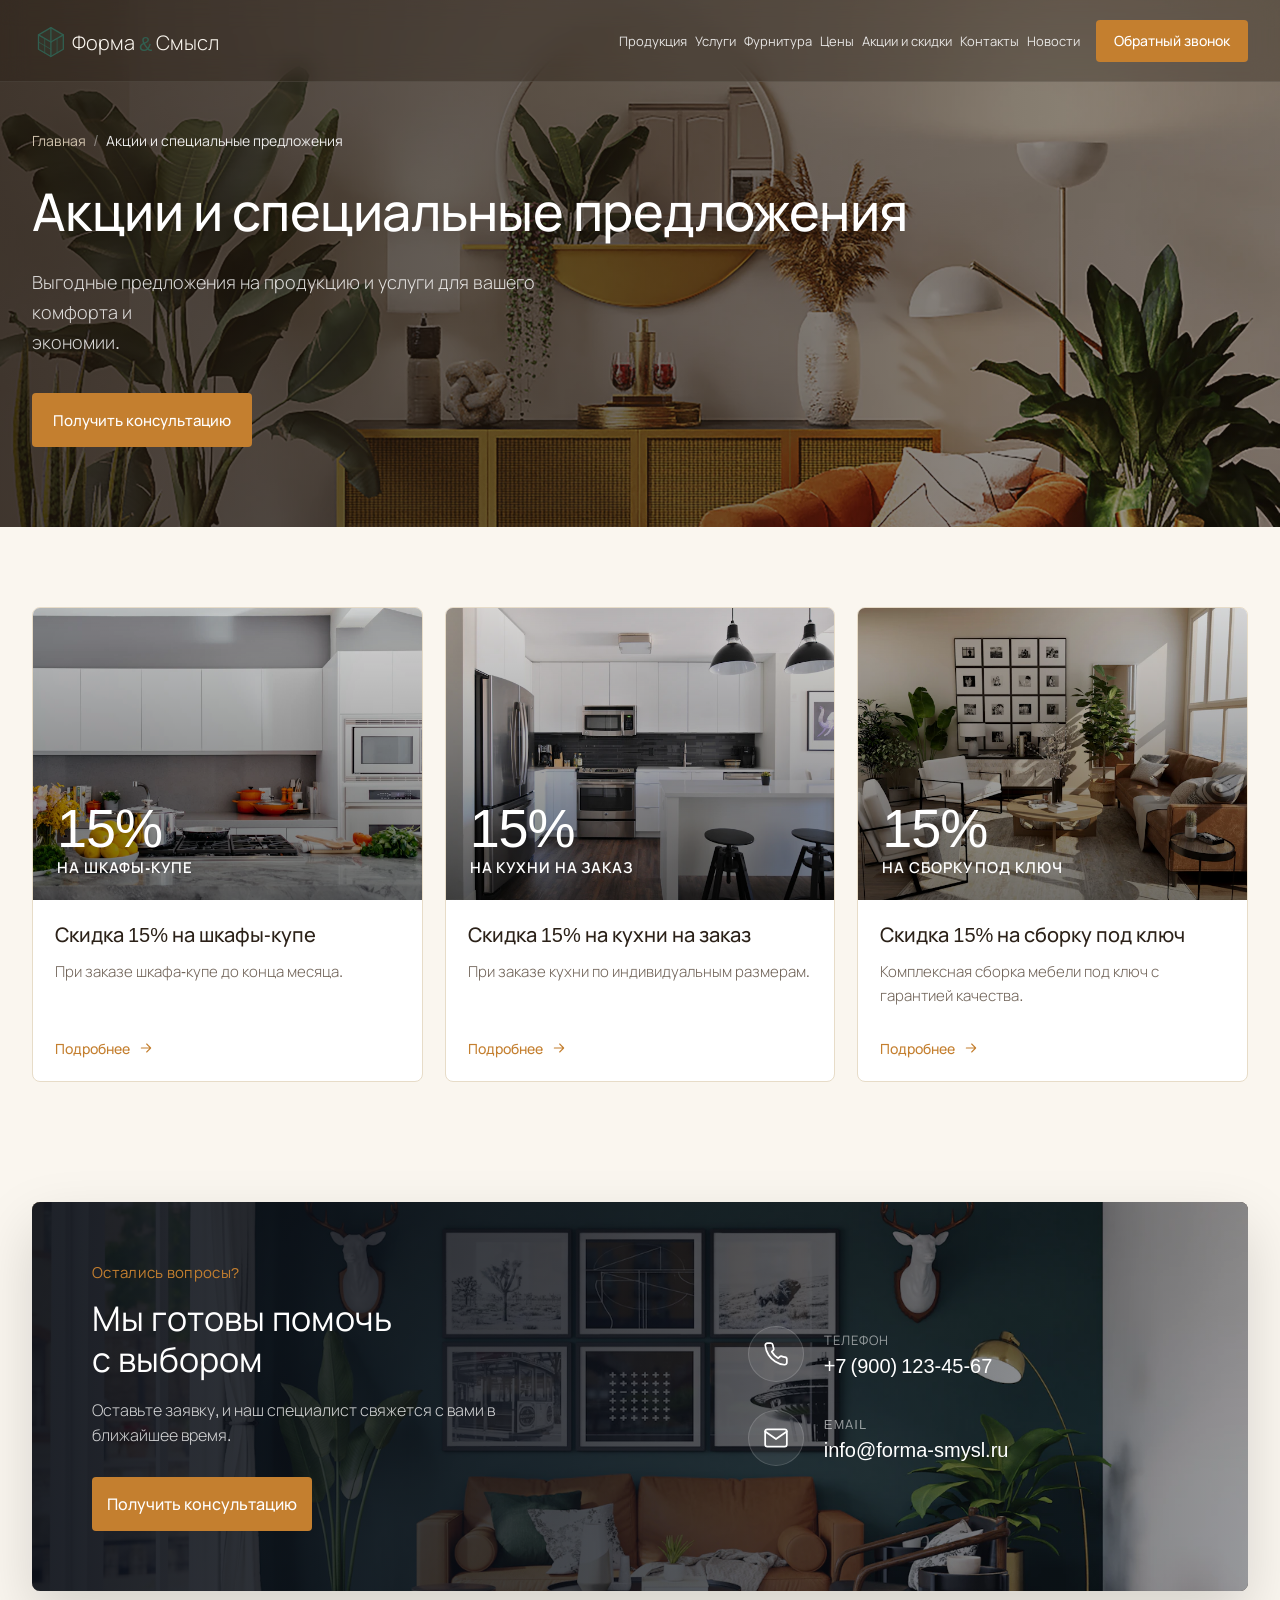
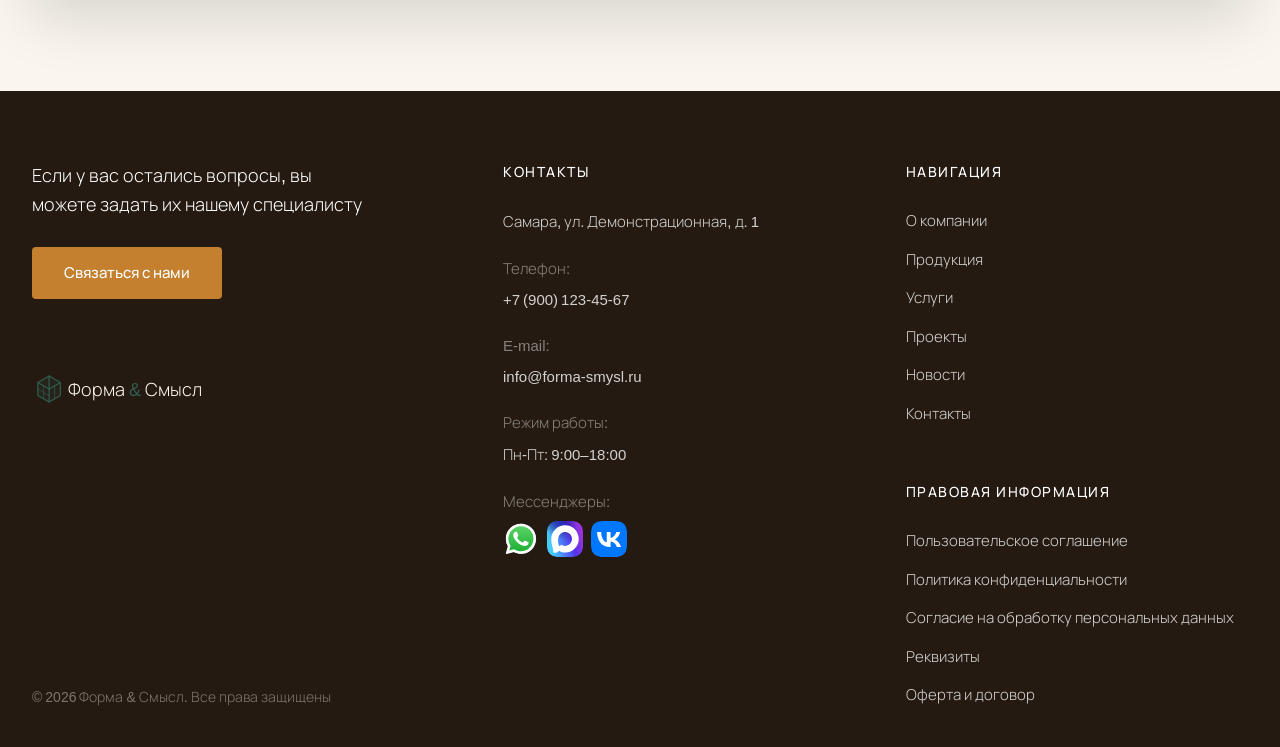
<file: promotions.html>
﻿<!doctype html>
<html lang="ru">
<head>
	<meta charset="UTF-8">
	<meta name="viewport" content="width=device-width, initial-scale=1">
	
<title>Акции и скидки — Форма &amp; Смысл</title>
<meta name="description" content="Акции и скидки на кухни, шкафы-купе и сборку мебели под ключ."/>
<meta name="robots" content="index, follow, max-snippet:-1, max-video-preview:-1, max-image-preview:large"/>
<link rel="canonical" href="promotions.html" />









<link rel='stylesheet' id='glass-css' href='assets/css/style.css' media='all' />
<link rel="icon" href="assets/img/icon.svg" sizes="192x192" />
<link rel="apple-touch-icon" href="assets/img/icon.svg" />
<meta name="msapplication-TileImage" content="assets/img/icon.svg" />
</head>
<body class="wp-singular page-template page-template-page-templates page-template-tpl-promotions page-template-page-templatestpl-promotions-php page page-id-10 wp-embed-responsive wp-theme-glass">

    
    <section class="page-hero" data-hero>
      
      <img
        class="page-hero__bg"
        src="assets/img/hero-akcii-1920x1080.webp"
        alt=""
        role="presentation"
        aria-hidden="true"
        decoding="async"
      />

      
      <div class="page-hero__overlay" aria-hidden="true"></div>

      <header class="header">
	<div class="header__container container">
		<a class="logo" href="index.html" aria-label="Форма &amp; Смысл — на главную">
							<svg class="logo__img" viewBox="24 18 390 80" role="presentation" aria-hidden="true" focusable="false"><g><g transform="translate(60, 60) scale(0.55)" stroke="#315f50" stroke-width="4.5" fill="none" stroke-linecap="round" stroke-linejoin="round"><path d="M 0 -50 L 43 -25 L 43 25 L 0 50 L -43 25 L -43 -25 Z" fill="#315f50" fill-opacity="0.14"/><path d="M 0 -50 L 0 50" /><path d="M 0 0 L 43 -25" /><path d="M 0 0 L -43 -25" /><path d="M -21.5 -12.5 L -21.5 37.5" stroke-width="2.5" /><path d="M 21.5 -12.5 L 21.5 37.5" stroke-width="2.5" /><path d="M -43 0 L 0 25" stroke-width="2.5" /></g><text x="100" y="61" text-anchor="start" class="brand-title" font-size="38" fill="#faf6ef">Форма <tspan fill="#315f50">&amp;</tspan> Смысл</text></g></svg>						
		</a>

		<nav class="nav" aria-label="Основная навигация">
			<ul class="nav__list"><li class="nav__item"><a href="catalog.html" class="nav__link">Продукция</a></li>
<li class="nav__item"><a href="services.html" class="nav__link">Услуги</a></li>
<li class="nav__item"><a href="hardware.html" class="nav__link">Фурнитура</a></li>
<li class="nav__item"><a href="prices.html" class="nav__link">Цены</a></li>
<li class="nav__item"><a href="promotions.html" class="nav__link">Акции и скидки</a></li>


<li class="nav__item"><a href="contacts.html" class="nav__link">Контакты</a></li>
<li class="nav__item"><a href="news.html" class="nav__link">Новости</a></li>
</ul>		</nav>

		<div class="header__actions">
			<a class="btn header__write" href="contacts.html#request">Написать нам</a>
			<button class="btn btn--gold header__cta" type="button" data-modal-open="callback">Обратный звонок</button>
			<a class="header__phone" href="tel:+79001234567">+7 (900) 123-45-67</a>
			<button class="burger" type="button" data-burger aria-controls="mobile-menu" aria-expanded="false" aria-label="Открыть меню">
				<svg class="burger__icon burger__icon--open" viewBox="0 0 24 24" fill="none" aria-hidden="true">
					<path d="M3 6h18M3 12h18M3 18h18" stroke="currentColor" stroke-width="1.8" stroke-linecap="round"/>
				</svg>
				<svg class="burger__icon burger__icon--close" viewBox="0 0 24 24" fill="none" aria-hidden="true">
					<path d="M6 6l12 12M18 6L6 18" stroke="currentColor" stroke-width="1.8" stroke-linecap="round"/>
				</svg>
			</button>
		</div>
	</div>
</header>

<div class="mobile-menu" id="mobile-menu" data-mobile-menu hidden>
	<nav class="mobile-menu__nav" aria-label="Мобильная навигация">
		<ul class="mobile-menu__list"><li class="menu-item-has-children mobile-menu__item"><a href="catalog.html" class="mobile-menu__link">Продукция</a>
<ul class="sub-menu">
	<li class="mobile-menu__item"><a href="product.html" class="mobile-menu__link">Кухни на заказ</a></li>
	<li class="mobile-menu__item"><a href="catalog.html" class="mobile-menu__link">Шкафы-купе на заказ</a></li>
	<li class="mobile-menu__item"><a href="catalog.html" class="mobile-menu__link">Офисная мебель</a></li>
</ul>
</li>
	<li class="menu-item-has-children mobile-menu__item"><a href="services.html" class="mobile-menu__link">Услуги</a>
<ul class="sub-menu">
	<li class="mobile-menu__item"><a href="service.html" class="mobile-menu__link">Замер и дизайн-проект</a></li>
	<li class="mobile-menu__item"><a href="services.html" class="mobile-menu__link">Дизайн-проект</a></li>
	<li class="mobile-menu__item"><a href="services.html" class="mobile-menu__link">Доставка и сборка</a></li>
</ul>
</li>
	<li class="menu-item-has-children mobile-menu__item"><a href="hardware.html" class="mobile-menu__link">Фурнитура</a>
<ul class="sub-menu">
	<li class="mobile-menu__item"><a href="hardware-item.html" class="mobile-menu__link">Петли с доводчиками</a></li>
	<li class="mobile-menu__item"><a href="hardware.html" class="mobile-menu__link">Ручки мебельные</a></li>
	<li class="mobile-menu__item"><a href="hardware.html" class="mobile-menu__link">Направляющие для ящиков</a></li>
</ul>
</li>
	<li class="mobile-menu__item"><a href="prices.html" class="mobile-menu__link">Цены</a></li>
	<li class="mobile-menu__item"><a href="promotions.html" class="mobile-menu__link">Акции и скидки</a></li>
	<li class="mobile-menu__item"><a href="contacts.html" class="mobile-menu__link">Контакты</a></li>
	<li class="mobile-menu__item"><a href="news.html" class="mobile-menu__link">Новости</a></li>
</ul>
	</nav>
	<div class="mobile-menu__footer">
		<a class="mobile-menu__phone" href="tel:+79001234567">+7 (900) 123-45-67</a>
		<nav class="social-links social-links--mobile" aria-label="Мессенджеры">
					<a class="social-links__item social-links__item--whatsapp" href="https://wa.me/79001234567" target="_blank" rel="noopener noreferrer" aria-label="WhatsApp">
			<img class="social-links__icon" src="assets/img/icons/whatsapp.svg" alt="" width="36" height="36" decoding="async">
			<span class="social-links__label">WhatsApp</span>
		</a>
					<a class="social-links__item social-links__item--max" href="https://max.ru/" target="_blank" rel="noopener noreferrer" aria-label="MAX">
			<img class="social-links__icon" src="assets/img/icons/max.svg" alt="" width="36" height="36" decoding="async">
			<span class="social-links__label">MAX</span>
		</a>
					<a class="social-links__item social-links__item--vk" href="https://vk.ru/club123456789" target="_blank" rel="noopener noreferrer" aria-label="ВКонтакте">
			<img class="social-links__icon" src="assets/img/icons/vk.svg" alt="" width="36" height="36" decoding="async">
			<span class="social-links__label">ВКонтакте</span>
		</a>
	</nav>
		<div class="mobile-menu__footer-actions">
			<button class="btn btn--gold mobile-menu__cta" type="button" data-modal-open="callback">Обратный звонок</button>
			<a class="btn mobile-menu__request" href="contacts.html#request">Написать нам</a>
		</div>
	</div>
</div>


      <div class="page-hero__container container">
        
        <nav class="breadcrumbs" aria-label="Хлебные крошки">
          <ol class="breadcrumbs__list">
            <li class="breadcrumbs__item">
              <a class="breadcrumbs__link" href="index.html">Главная</a>
            </li>
            <li
              class="breadcrumbs__item breadcrumbs__item--current"
              aria-current="page"
            >
              Акции и специальные предложения
            </li>
          </ol>
        </nav>

        <div class="page-hero__content">
          <h1 class="page-hero__title">Акции и специальные предложения</h1>

          <p class="page-hero__desc">Выгодные предложения на продукцию и услуги для вашего комфорта и<br />
            экономии.</p>

          <a class="btn btn--gold page-hero__btn" href="#consultation"
            >Получить консультацию</a
          >
        </div>
      </div>
    </section><main>

    	
	<section class="promotions" data-reveal-root>
		<div class="promotions__container container">
			<div class="promotions__grid">
										<article class="promo-card" data-reveal="product">
		<a class="promo-card__link" href="promo.html">
			<div class="promo-card__media">
									<img class="promo-card__img" src="assets/img/kuhnya-01-768x512.webp" alt="Скидка 15% на шкафы-купе" loading="lazy" decoding="async">
								<span class="promo-card__media-overlay" aria-hidden="true"></span>
				<div class="promo-card__badge">
					<span class="promo-card__percent">15%</span>
					<span class="promo-card__badge-text">НА ШКАФЫ-КУПЕ</span>
				</div>
			</div>
			<div class="promo-card__body">
				<h2 class="promo-card__title">Скидка 15% на шкафы-купе</h2>
				<p class="promo-card__text">При заказе шкафа-купе до конца месяца.</p>
				<div class="promo-card__footer">
										<span class="promo-card__more">Подробнее <svg class="promo-card__arrow" viewBox="0 0 24 24" fill="none" aria-hidden="true"><path d="M5 12h14M13 6l6 6-6 6" stroke="currentColor" stroke-width="1.6" stroke-linecap="round" stroke-linejoin="round"/></svg></span>
				</div>
			</div>
		</a>
	</article>
											<article class="promo-card" data-reveal="product">
		<a class="promo-card__link" href="promotions.html">
			<div class="promo-card__media">
									<img class="promo-card__img" src="assets/img/kuhnya-promo-768x512.webp" alt="Скидка 15% на кухни на заказ" loading="lazy" decoding="async">
								<span class="promo-card__media-overlay" aria-hidden="true"></span>
				<div class="promo-card__badge">
					<span class="promo-card__percent">15%</span>
					<span class="promo-card__badge-text">НА КУХНИ НА ЗАКАЗ</span>
				</div>
			</div>
			<div class="promo-card__body">
				<h2 class="promo-card__title">Скидка 15% на кухни на заказ</h2>
				<p class="promo-card__text">При заказе кухни по индивидуальным размерам.</p>
				<div class="promo-card__footer">
										<span class="promo-card__more">Подробнее <svg class="promo-card__arrow" viewBox="0 0 24 24" fill="none" aria-hidden="true"><path d="M5 12h14M13 6l6 6-6 6" stroke="currentColor" stroke-width="1.6" stroke-linecap="round" stroke-linejoin="round"/></svg></span>
				</div>
			</div>
		</a>
	</article>
											<article class="promo-card" data-reveal="product">
		<a class="promo-card__link" href="promotions.html">
			<div class="promo-card__media">
									<img class="promo-card__img" src="assets/img/sborka-promo-768x512.webp" alt="Скидка 15% на сборку под ключ" loading="lazy" decoding="async">
								<span class="promo-card__media-overlay" aria-hidden="true"></span>
				<div class="promo-card__badge">
					<span class="promo-card__percent">15%</span>
					<span class="promo-card__badge-text">НА СБОРКУ ПОД КЛЮЧ</span>
				</div>
			</div>
			<div class="promo-card__body">
				<h2 class="promo-card__title">Скидка 15% на сборку под ключ</h2>
				<p class="promo-card__text">Комплексная сборка мебели под ключ с гарантией качества.</p>
				<div class="promo-card__footer">
										<span class="promo-card__more">Подробнее <svg class="promo-card__arrow" viewBox="0 0 24 24" fill="none" aria-hidden="true"><path d="M5 12h14M13 6l6 6-6 6" stroke="currentColor" stroke-width="1.6" stroke-linecap="round" stroke-linejoin="round"/></svg></span>
				</div>
			</div>
		</a>
	</article>
								</div>
		</div>
	</section>
	
    <section class="consult" id="consultation" data-reveal-root>
      <div class="consult__container container">
        <div class="consult__inner">
          
          <img
            class="consult__bg"
            src="assets/img/consult-bg-1600x900.webp"
            alt=""
            role="presentation"
            aria-hidden="true"
            loading="lazy"
            decoding="async"
          />
          <span class="consult__overlay" aria-hidden="true"></span>

          <div class="consult__grid">
            
            <div class="consult__content" data-reveal="title">
              <p class="consult__label">Остались вопросы?</p>
              <h2 class="consult__title">Мы готовы помочь<br />с выбором</h2>
              <p class="consult__desc">
                Оставьте заявку, и наш специалист свяжется с вами в ближайшее
                время.
              </p>
              <a
                class="btn btn--gold btn--lg consult__btn"
                href="contacts.html#request"
                >Получить консультацию</a
              >
            </div>

            
            <div class="consult__contacts" data-reveal="card">
              <div class="consult-contact">
                <span class="consult-contact__icon" aria-hidden="true">
                  <svg viewBox="0 0 24 24" fill="none">
                    <path
                      d="M22 16.92v3a2 2 0 0 1-2.18 2 19.86 19.86 0 0 1-8.63-3.07 19.5 19.5 0 0 1-6-6A19.86 19.86 0 0 1 2.12 4.18 2 2 0 0 1 4.11 2h3a2 2 0 0 1 2 1.72 12.7 12.7 0 0 0 .7 2.81 2 2 0 0 1-.45 2.11L8.1 9.9a16 16 0 0 0 6 6l1.26-1.26a2 2 0 0 1 2.11-.45 12.7 12.7 0 0 0 2.81.7A2 2 0 0 1 22 16.92z"
                      stroke="currentColor"
                      stroke-width="1.6"
                      stroke-linecap="round"
                      stroke-linejoin="round"
                    />
                  </svg>
                </span>
                <div class="consult-contact__body">
                  <p class="consult-contact__label">Телефон</p>
                  <a class="consult-contact__value" href="tel:+79001234567"
                    >+7 (900) 123-45-67</a
                  >
                </div>
              </div>

              <div class="consult-contact">
                <span class="consult-contact__icon" aria-hidden="true">
                  <svg viewBox="0 0 24 24" fill="none">
                    <path
                      d="M4 4h16c1.1 0 2 .9 2 2v12c0 1.1-.9 2-2 2H4c-1.1 0-2-.9-2-2V6c0-1.1.9-2 2-2z"
                      stroke="currentColor"
                      stroke-width="1.6"
                      stroke-linecap="round"
                      stroke-linejoin="round"
                    />
                    <path
                      d="M22 6l-10 7L2 6"
                      stroke="currentColor"
                      stroke-width="1.6"
                      stroke-linecap="round"
                      stroke-linejoin="round"
                    />
                  </svg>
                </span>
                <div class="consult-contact__body">
                  <p class="consult-contact__label">Email</p>
                  <a class="consult-contact__value" href="mailto:info@forma-smysl.ru">info@forma-smysl.ru</a>
                </div>
              </div>
            </div>
          </div>
        </div>
      </div>
    </section>

    </main><footer class="footer" data-reveal-root>
	<div class="footer__container container">
		<div class="footer__grid">
			<div class="footer__col footer__col--brand">
				<p class="footer__cta-text" data-reveal="title">Если у вас остались вопросы, вы<br>можете задать их нашему специалисту</p>
				<a class="btn btn--gold footer__cta-btn" href="contacts.html#request" data-reveal="title">Связаться с нами</a>

				<a class="footer__logo" href="index.html" aria-label="На главную" data-reveal="title">
											<svg class="footer__logo-img" viewBox="24 18 390 80" role="presentation" aria-hidden="true" focusable="false"><g><g transform="translate(60, 60) scale(0.55)" stroke="#315f50" stroke-width="4.5" fill="none" stroke-linecap="round" stroke-linejoin="round"><path d="M 0 -50 L 43 -25 L 43 25 L 0 50 L -43 25 L -43 -25 Z" fill="#315f50" fill-opacity="0.14"/><path d="M 0 -50 L 0 50" /><path d="M 0 0 L 43 -25" /><path d="M 0 0 L -43 -25" /><path d="M -21.5 -12.5 L -21.5 37.5" stroke-width="2.5" /><path d="M 21.5 -12.5 L 21.5 37.5" stroke-width="2.5" /><path d="M -43 0 L 0 25" stroke-width="2.5" /></g><text x="100" y="61" text-anchor="start" class="brand-title" font-size="38" fill="#faf6ef">Форма <tspan fill="#315f50">&amp;</tspan> Смысл</text></g></svg>										
				</a>

				<p class="footer__copy">© 2026 Форма &amp; Смысл. Все права защищены</p>
			</div>

			<div class="footer__col footer__col--contacts">
				<h2 class="footer__heading">Контакты</h2>
				<div class="footer__block">
					<p class="footer__text">Самара, ул. Демонстрационная, д. 1</p>
									</div>
				<div class="footer__block">
					<p class="footer__label-sm">Телефон:</p>
					<a class="footer__link" href="tel:+79001234567">+7 (900) 123-45-67</a>
				</div>
				<div class="footer__block">
					<p class="footer__label-sm">E-mail:</p>
					<a class="footer__link" href="mailto:info@forma-smysl.ru">info@forma-smysl.ru</a>
				</div>
				<div class="footer__block">
					<p class="footer__label-sm">Режим работы:</p>
					<p class="footer__text">Пн-Пт: 9:00–18:00</p>
				</div>
				<div class="footer__block">
					<p class="footer__label-sm">Мессенджеры:</p>
					<nav class="social-links social-links--footer" aria-label="Мессенджеры">
					<a class="social-links__item social-links__item--whatsapp" href="https://wa.me/79001234567" target="_blank" rel="noopener noreferrer" aria-label="WhatsApp">
			<img class="social-links__icon" src="assets/img/icons/whatsapp.svg" alt="" width="36" height="36" decoding="async">
			<span class="social-links__label">WhatsApp</span>
		</a>
					<a class="social-links__item social-links__item--max" href="https://max.ru/" target="_blank" rel="noopener noreferrer" aria-label="MAX">
			<img class="social-links__icon" src="assets/img/icons/max.svg" alt="" width="36" height="36" decoding="async">
			<span class="social-links__label">MAX</span>
		</a>
					<a class="social-links__item social-links__item--vk" href="https://vk.ru/club123456789" target="_blank" rel="noopener noreferrer" aria-label="ВКонтакте">
			<img class="social-links__icon" src="assets/img/icons/vk.svg" alt="" width="36" height="36" decoding="async">
			<span class="social-links__label">ВКонтакте</span>
		</a>
	</nav>
									</div>
									<div class="footer__block">
					</div>
							</div>

			<div class="footer__col footer__col--nav">
				<h2 class="footer__heading">Навигация</h2>
				<nav class="footer__nav" aria-label="Навигация в подвале">
					<ul class="footer__list"><li><a href="news.html" class="footer__link">О компании</a></li>
<li><a href="catalog.html" class="footer__link">Продукция</a></li>
<li><a href="services.html" class="footer__link">Услуги</a></li>
<li><a href="index.html#projects" class="footer__link">Проекты</a></li>
<li><a href="news.html" class="footer__link">Новости</a></li>
<li><a href="contacts.html" class="footer__link">Контакты</a></li>
</ul>				</nav>

				<h2 class="footer__heading footer__heading--legal">Правовая информация</h2>
				<nav class="footer__nav" aria-label="Правовая информация">
					<ul class="footer__list"><li><a href="#" class="footer__link">Пользовательское соглашение</a></li>
<li><a rel="privacy-policy" href="#" class="footer__link">Политика конфиденциальности</a></li>
<li><a href="#" class="footer__link">Согласие на обработку персональных данных</a></li>
<li><a href="#" class="footer__link">Реквизиты</a></li>
<li><a href="#" class="footer__link">Оферта и договор</a></li>
</ul>				</nav>
			</div>
		</div>
	</div>
</footer>

<div class="fixed-actions" data-fixed-actions>
	<div class="fixed-actions__row fixed-actions__row--info">
		<div class="fixed-actions__message">
			<span class="fixed-actions__eyebrow">Перезвоним</span>
			<strong class="fixed-actions__time">за 20 секунд</strong>
		</div>
		<a class="fixed-actions__phone" href="tel:+79001234567">+7 (900) 123-45-67</a>
		<nav class="social-links social-links--fixed" aria-label="Мессенджеры">
					<a class="social-links__item social-links__item--whatsapp" href="https://wa.me/79001234567" target="_blank" rel="noopener noreferrer" aria-label="WhatsApp">
			<img class="social-links__icon" src="assets/img/icons/whatsapp.svg" alt="" width="36" height="36" decoding="async">
			<span class="social-links__label">WhatsApp</span>
		</a>
					<a class="social-links__item social-links__item--max" href="https://max.ru/" target="_blank" rel="noopener noreferrer" aria-label="MAX">
			<img class="social-links__icon" src="assets/img/icons/max.svg" alt="" width="36" height="36" decoding="async">
			<span class="social-links__label">MAX</span>
		</a>
					<a class="social-links__item social-links__item--vk" href="https://vk.ru/club123456789" target="_blank" rel="noopener noreferrer" aria-label="ВКонтакте">
			<img class="social-links__icon" src="assets/img/icons/vk.svg" alt="" width="36" height="36" decoding="async">
			<span class="social-links__label">ВКонтакте</span>
		</a>
	</nav>
	</div>
	<div class="fixed-actions__row fixed-actions__row--cta">
		<button class="fixed-actions__button fixed-actions__button--callback" type="button" data-modal-open="callback">Обратный звонок</button>
		<a class="fixed-actions__button fixed-actions__button--request" href="contacts.html#request">Отправить заявку</a>
	</div>
</div>

<div class="site-modal" data-modal="callback" hidden>
	<button class="site-modal__backdrop" type="button" data-modal-close aria-label="Закрыть окно"></button>
	<section class="site-modal__dialog" role="dialog" aria-modal="true" aria-labelledby="callback-modal-title">
		<button class="site-modal__close" type="button" data-modal-close aria-label="Закрыть">×</button>
		<p class="site-modal__label">Обратный звонок</p>
		<h2 class="site-modal__title" id="callback-modal-title">Перезвоним и обсудим задачу</h2>
		<p class="site-modal__text">Оставьте номер — специалист свяжется с вами в рабочее время.</p>
			<form class="compact-lead-form" action="promotions.html" method="post">
		<input type="hidden" name="action" value="glass_lead">
		<input type="hidden" name="name" value="Обратный звонок">
		<input type="hidden" name="message" value="Запрос обратного звонка">
		<input type="hidden" name="lead_source" value="Обратный звонок">
		<input type="hidden" name="redirect_to" value="promotions.html">
				<label class="compact-lead-form__field">
			<span class="compact-lead-form__label">Телефон</span>
			<input class="compact-lead-form__input" type="tel" name="phone" autocomplete="tel" placeholder="+7 (___) ___-__-__" required>
		</label>
		<label class="lead-form__honeypot" aria-hidden="true">
			<span>Сайт</span>
			<input type="text" name="website" tabindex="-1" autocomplete="off">
		</label>
		<label class="compact-lead-form__consent">
			<input type="checkbox" name="consent" value="1" required>
			<span>Даю <a href="#" target="_blank" rel="noopener noreferrer">согласие на обработку персональных данных</a> и принимаю <a href="#" target="_blank" rel="noopener noreferrer">пользовательское соглашение</a></span>
		</label>
		<button class="btn btn--gold compact-lead-form__submit" type="submit">Отправить</button>
	</form>
		</section>
</div>


		<div class="cookie-bar" id="glass-cookie-bar" hidden role="region" aria-labelledby="glass-cookie-title" aria-describedby="glass-cookie-text">
			<div class="cookie-bar__copy">
				<p class="cookie-bar__title" id="glass-cookie-title">Файлы cookie</p>
				<p class="cookie-bar__text">
					Сайт ставит необходимые cookie, чтобы запомнить ваш выбор в этом окне.
					Аналитические cookie сервиса «Яндекс.Метрика» (включая вебвизор и карту кликов) включаем только после отдельного согласия.
					Отказ не мешает пользоваться сайтом и отправить заявку.
					Подробнее — в <a href="#">политике конфиденциальности</a>.
				</p>
			</div>
			<div class="cookie-bar__actions">
				<button class="btn cookie-bar__reject" type="button" data-cookie-reject>Только необходимые</button>
				<button class="btn btn--gold cookie-bar__accept" type="button" data-cookie-accept>Принять аналитику</button>
			</div>
		</div>
		<script src="assets/js/cookie.js" defer></script>
		
<script defer src="assets/js/main.js"></script>


</body>
</html>
</file>
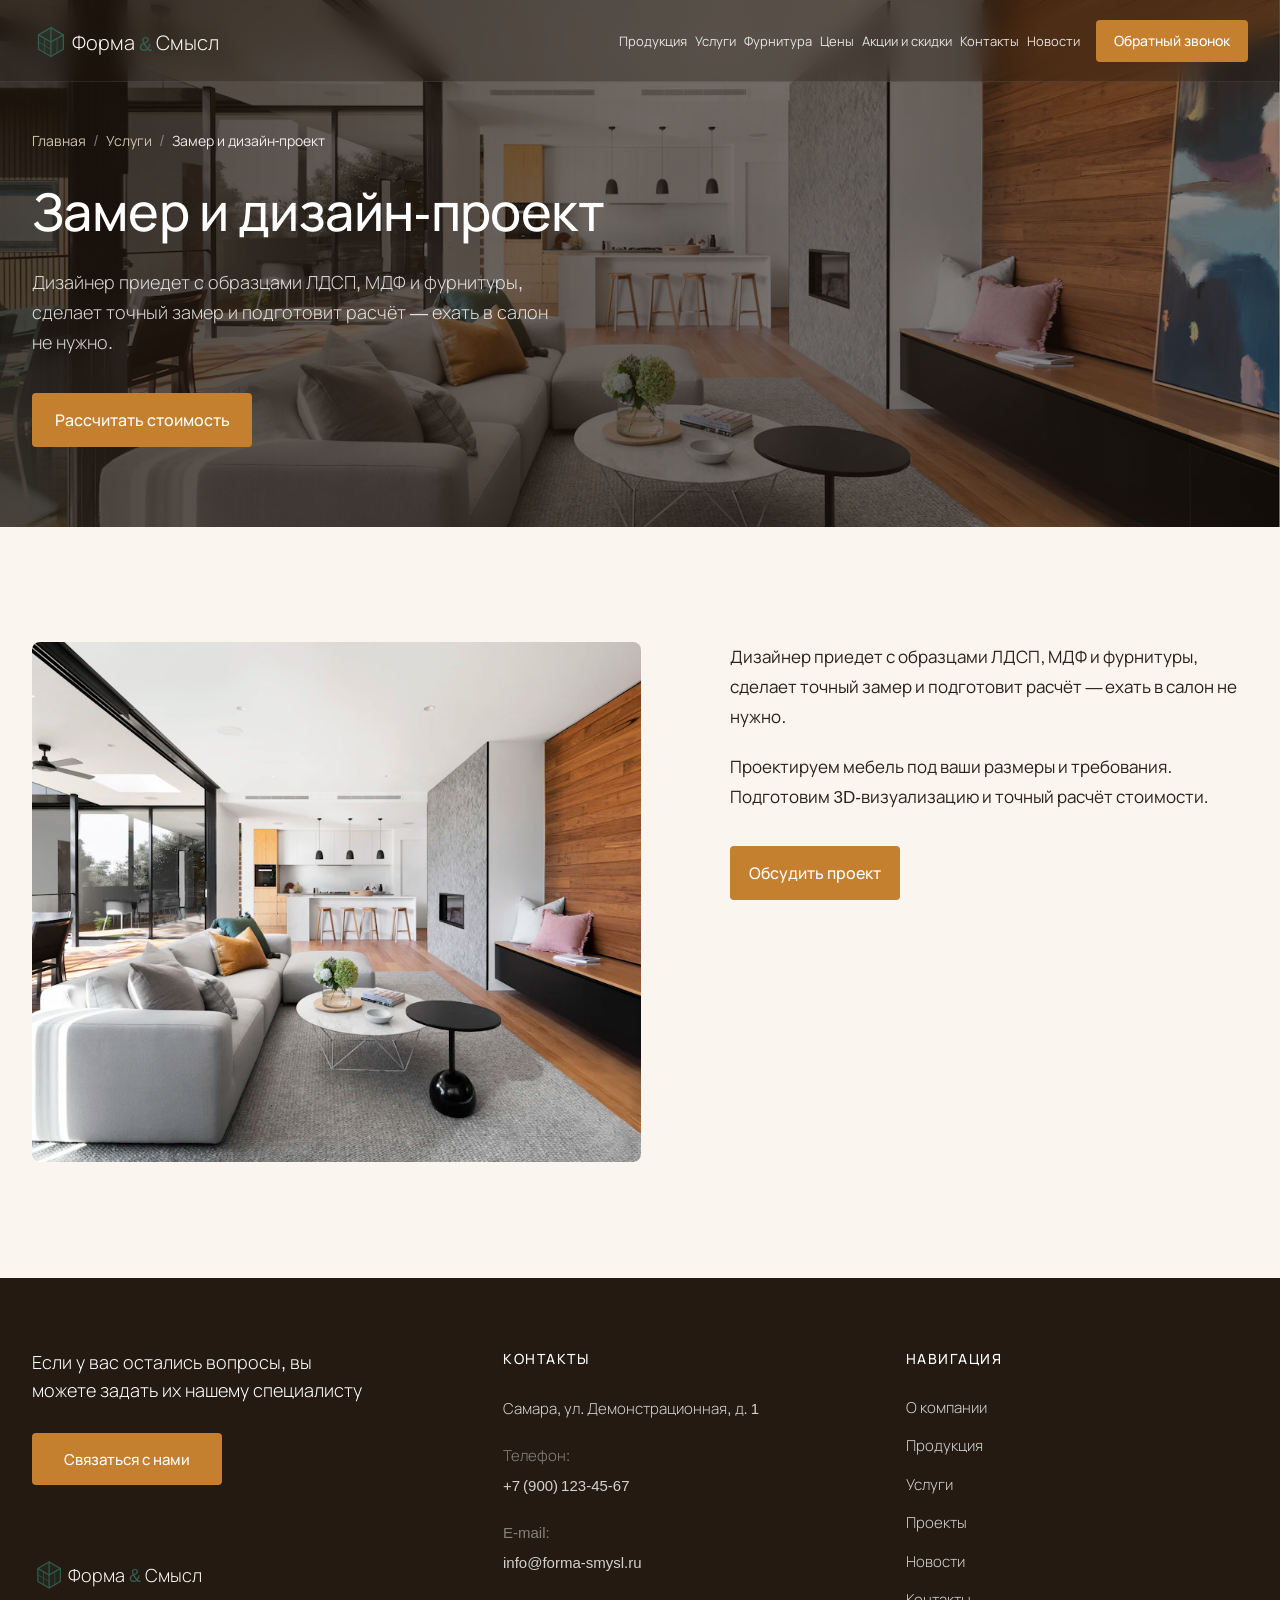
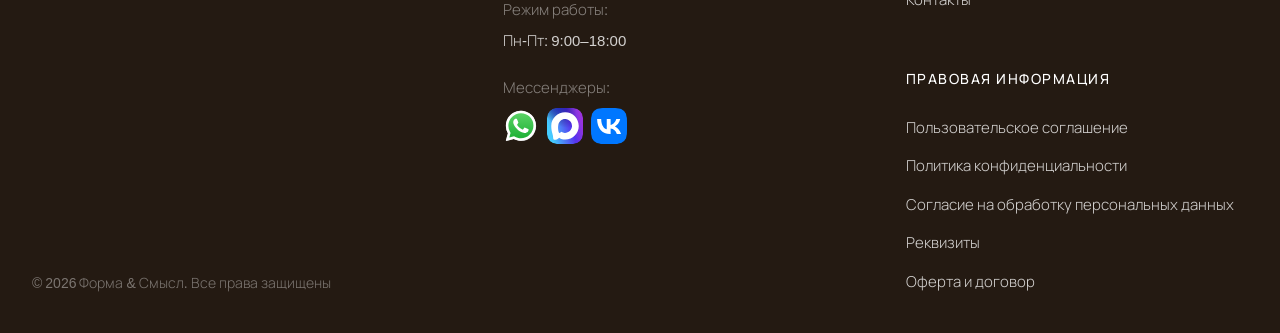
<file: service.html>
﻿<!doctype html>
<html lang="ru">
<head>
	<meta charset="UTF-8">
	<meta name="viewport" content="width=device-width, initial-scale=1">
	
<title>Замер и дизайн-проект мебели — Форма &amp; Смысл, Самара</title>
<meta name="description" content="Дизайнер приедет с образцами ЛДСП, МДФ и фурнитуры, сделает замер и подготовит расчёт. Выезд по Самаре — бесплатно."/>
<meta name="robots" content="index, follow, max-snippet:-1, max-video-preview:-1, max-image-preview:large"/>
<link rel="canonical" href="service.html" />









<link rel='stylesheet' id='glass-css' href='assets/css/style.css' media='all' />
<link rel="icon" href="assets/img/icon.svg" sizes="192x192" />
<link rel="apple-touch-icon" href="assets/img/icon.svg" />
<meta name="msapplication-TileImage" content="assets/img/icon.svg" />
</head>
<body class="wp-singular glass_service-template-default single single-glass_service postid-131 wp-embed-responsive wp-theme-glass">
<section class="page-hero page-hero--entity" data-hero>
			<img width="1536" height="1024" src="assets/img/zamer-03-1536x1024.webp" class="page-hero__bg" alt="" decoding="async" sizes="(max-width: 768px) 100vw, 1920px" loading="eager" fetchpriority="high" srcset="assets/img/zamer-03-1536x1024.webp 1536w, assets/img/zamer-03-300x200.webp 300w, assets/img/zamer-03-1024x683.webp 1024w, assets/img/zamer-03-768x512.webp 768w" />		<div class="page-hero__overlay" aria-hidden="true"></div>
	<header class="header">
	<div class="header__container container">
		<a class="logo" href="index.html" aria-label="Форма &amp; Смысл — на главную">
							<svg class="logo__img" viewBox="24 18 390 80" role="presentation" aria-hidden="true" focusable="false"><g><g transform="translate(60, 60) scale(0.55)" stroke="#315f50" stroke-width="4.5" fill="none" stroke-linecap="round" stroke-linejoin="round"><path d="M 0 -50 L 43 -25 L 43 25 L 0 50 L -43 25 L -43 -25 Z" fill="#315f50" fill-opacity="0.14"/><path d="M 0 -50 L 0 50" /><path d="M 0 0 L 43 -25" /><path d="M 0 0 L -43 -25" /><path d="M -21.5 -12.5 L -21.5 37.5" stroke-width="2.5" /><path d="M 21.5 -12.5 L 21.5 37.5" stroke-width="2.5" /><path d="M -43 0 L 0 25" stroke-width="2.5" /></g><text x="100" y="61" text-anchor="start" class="brand-title" font-size="38" fill="#faf6ef">Форма <tspan fill="#315f50">&amp;</tspan> Смысл</text></g></svg>						
		</a>

		<nav class="nav" aria-label="Основная навигация">
			<ul class="nav__list"><li class="nav__item"><a href="catalog.html" class="nav__link">Продукция</a></li>
<li class="nav__item"><a href="services.html" class="nav__link">Услуги</a></li>
<li class="nav__item"><a href="hardware.html" class="nav__link">Фурнитура</a></li>
<li class="nav__item"><a href="prices.html" class="nav__link">Цены</a></li>
<li class="nav__item"><a href="promotions.html" class="nav__link">Акции и скидки</a></li>


<li class="nav__item"><a href="contacts.html" class="nav__link">Контакты</a></li>
<li class="nav__item"><a href="news.html" class="nav__link">Новости</a></li>
</ul>		</nav>

		<div class="header__actions">
			<a class="btn header__write" href="contacts.html#request">Написать нам</a>
			<button class="btn btn--gold header__cta" type="button" data-modal-open="callback">Обратный звонок</button>
			<a class="header__phone" href="tel:+79001234567">+7 (900) 123-45-67</a>
			<button class="burger" type="button" data-burger aria-controls="mobile-menu" aria-expanded="false" aria-label="Открыть меню">
				<svg class="burger__icon burger__icon--open" viewBox="0 0 24 24" fill="none" aria-hidden="true">
					<path d="M3 6h18M3 12h18M3 18h18" stroke="currentColor" stroke-width="1.8" stroke-linecap="round"/>
				</svg>
				<svg class="burger__icon burger__icon--close" viewBox="0 0 24 24" fill="none" aria-hidden="true">
					<path d="M6 6l12 12M18 6L6 18" stroke="currentColor" stroke-width="1.8" stroke-linecap="round"/>
				</svg>
			</button>
		</div>
	</div>
</header>

<div class="mobile-menu" id="mobile-menu" data-mobile-menu hidden>
	<nav class="mobile-menu__nav" aria-label="Мобильная навигация">
		<ul class="mobile-menu__list"><li class="menu-item-has-children mobile-menu__item"><a href="catalog.html" class="mobile-menu__link">Продукция</a>
<ul class="sub-menu">
	<li class="mobile-menu__item"><a href="product.html" class="mobile-menu__link">Кухни на заказ</a></li>
	<li class="mobile-menu__item"><a href="catalog.html" class="mobile-menu__link">Шкафы-купе на заказ</a></li>
	<li class="mobile-menu__item"><a href="catalog.html" class="mobile-menu__link">Офисная мебель</a></li>
</ul>
</li>
	<li class="menu-item-has-children mobile-menu__item"><a href="services.html" class="mobile-menu__link">Услуги</a>
<ul class="sub-menu">
	<li class="mobile-menu__item"><a href="service.html" class="mobile-menu__link">Замер и дизайн-проект</a></li>
	<li class="mobile-menu__item"><a href="services.html" class="mobile-menu__link">Дизайн-проект</a></li>
	<li class="mobile-menu__item"><a href="services.html" class="mobile-menu__link">Доставка и сборка</a></li>
</ul>
</li>
	<li class="menu-item-has-children mobile-menu__item"><a href="hardware.html" class="mobile-menu__link">Фурнитура</a>
<ul class="sub-menu">
	<li class="mobile-menu__item"><a href="hardware-item.html" class="mobile-menu__link">Петли с доводчиками</a></li>
	<li class="mobile-menu__item"><a href="hardware.html" class="mobile-menu__link">Ручки мебельные</a></li>
	<li class="mobile-menu__item"><a href="hardware.html" class="mobile-menu__link">Направляющие для ящиков</a></li>
</ul>
</li>
	<li class="mobile-menu__item"><a href="prices.html" class="mobile-menu__link">Цены</a></li>
	<li class="mobile-menu__item"><a href="promotions.html" class="mobile-menu__link">Акции и скидки</a></li>
	<li class="mobile-menu__item"><a href="contacts.html" class="mobile-menu__link">Контакты</a></li>
	<li class="mobile-menu__item"><a href="news.html" class="mobile-menu__link">Новости</a></li>
</ul>
	</nav>
	<div class="mobile-menu__footer">
		<a class="mobile-menu__phone" href="tel:+79001234567">+7 (900) 123-45-67</a>
		<nav class="social-links social-links--mobile" aria-label="Мессенджеры">
					<a class="social-links__item social-links__item--whatsapp" href="https://wa.me/79001234567" target="_blank" rel="noopener noreferrer" aria-label="WhatsApp">
			<img class="social-links__icon" src="assets/img/icons/whatsapp.svg" alt="" width="36" height="36" decoding="async">
			<span class="social-links__label">WhatsApp</span>
		</a>
					<a class="social-links__item social-links__item--max" href="https://max.ru/" target="_blank" rel="noopener noreferrer" aria-label="MAX">
			<img class="social-links__icon" src="assets/img/icons/max.svg" alt="" width="36" height="36" decoding="async">
			<span class="social-links__label">MAX</span>
		</a>
					<a class="social-links__item social-links__item--vk" href="https://vk.ru/club123456789" target="_blank" rel="noopener noreferrer" aria-label="ВКонтакте">
			<img class="social-links__icon" src="assets/img/icons/vk.svg" alt="" width="36" height="36" decoding="async">
			<span class="social-links__label">ВКонтакте</span>
		</a>
	</nav>
		<div class="mobile-menu__footer-actions">
			<button class="btn btn--gold mobile-menu__cta" type="button" data-modal-open="callback">Обратный звонок</button>
			<a class="btn mobile-menu__request" href="contacts.html#request">Написать нам</a>
		</div>
	</div>
</div>

	<div class="page-hero__container container">
		<nav class="breadcrumbs" aria-label="Хлебные крошки">
			<ol class="breadcrumbs__list">
				<li class="breadcrumbs__item"><a class="breadcrumbs__link" href="index.html">Главная</a></li>
				<li class="breadcrumbs__item"><a class="breadcrumbs__link" href="services.html">Услуги</a></li>
								<li class="breadcrumbs__item breadcrumbs__item--current" aria-current="page">Замер и дизайн-проект</li>
			</ol>
		</nav>
		<div class="page-hero__content">
			<h1 class="page-hero__title">Замер и дизайн-проект</h1>
							<p class="page-hero__desc">Дизайнер приедет с образцами ЛДСП, МДФ и фурнитуры, сделает точный замер и подготовит расчёт — ехать в салон не нужно.</p>
						<a class="btn btn--gold btn--lg page-hero__btn" href="contacts.html#request">Рассчитать стоимость</a>
		</div>
	</div>
</section>

<main class="entity" data-reveal-root>
	<div class="entity__container container">
		<article class="entity__grid">
							<figure class="entity__media" data-reveal="image">
					<img class="entity__image" src="assets/img/zamer-03-1024x683.webp" alt="Замер и дизайн-проект" loading="lazy" decoding="async">
				</figure>
									<div class="entity__content entry-content" data-reveal="card">
								<p>Дизайнер приедет с образцами ЛДСП, МДФ и фурнитуры, сделает точный замер и подготовит расчёт — ехать в салон не нужно.</p>
<p>Проектируем мебель под ваши размеры и требования. Подготовим 3D-визуализацию и точный расчёт стоимости.</p>
								<a class="btn btn--gold btn--lg entity__cta" href="contacts.html#request">Обсудить проект</a>
			</div>
			</article>

		
		
		
		
			</div>
</main>


<footer class="footer" data-reveal-root>
	<div class="footer__container container">
		<div class="footer__grid">
			<div class="footer__col footer__col--brand">
				<p class="footer__cta-text" data-reveal="title">Если у вас остались вопросы, вы<br>можете задать их нашему специалисту</p>
				<a class="btn btn--gold footer__cta-btn" href="contacts.html#request" data-reveal="title">Связаться с нами</a>

				<a class="footer__logo" href="index.html" aria-label="На главную" data-reveal="title">
											<svg class="footer__logo-img" viewBox="24 18 390 80" role="presentation" aria-hidden="true" focusable="false"><g><g transform="translate(60, 60) scale(0.55)" stroke="#315f50" stroke-width="4.5" fill="none" stroke-linecap="round" stroke-linejoin="round"><path d="M 0 -50 L 43 -25 L 43 25 L 0 50 L -43 25 L -43 -25 Z" fill="#315f50" fill-opacity="0.14"/><path d="M 0 -50 L 0 50" /><path d="M 0 0 L 43 -25" /><path d="M 0 0 L -43 -25" /><path d="M -21.5 -12.5 L -21.5 37.5" stroke-width="2.5" /><path d="M 21.5 -12.5 L 21.5 37.5" stroke-width="2.5" /><path d="M -43 0 L 0 25" stroke-width="2.5" /></g><text x="100" y="61" text-anchor="start" class="brand-title" font-size="38" fill="#faf6ef">Форма <tspan fill="#315f50">&amp;</tspan> Смысл</text></g></svg>										
				</a>

				<p class="footer__copy">© 2026 Форма &amp; Смысл. Все права защищены</p>
			</div>

			<div class="footer__col footer__col--contacts">
				<h2 class="footer__heading">Контакты</h2>
				<div class="footer__block">
					<p class="footer__text">Самара, ул. Демонстрационная, д. 1</p>
									</div>
				<div class="footer__block">
					<p class="footer__label-sm">Телефон:</p>
					<a class="footer__link" href="tel:+79001234567">+7 (900) 123-45-67</a>
				</div>
				<div class="footer__block">
					<p class="footer__label-sm">E-mail:</p>
					<a class="footer__link" href="mailto:info@forma-smysl.ru">info@forma-smysl.ru</a>
				</div>
				<div class="footer__block">
					<p class="footer__label-sm">Режим работы:</p>
					<p class="footer__text">Пн-Пт: 9:00–18:00</p>
				</div>
				<div class="footer__block">
					<p class="footer__label-sm">Мессенджеры:</p>
					<nav class="social-links social-links--footer" aria-label="Мессенджеры">
					<a class="social-links__item social-links__item--whatsapp" href="https://wa.me/79001234567" target="_blank" rel="noopener noreferrer" aria-label="WhatsApp">
			<img class="social-links__icon" src="assets/img/icons/whatsapp.svg" alt="" width="36" height="36" decoding="async">
			<span class="social-links__label">WhatsApp</span>
		</a>
					<a class="social-links__item social-links__item--max" href="https://max.ru/" target="_blank" rel="noopener noreferrer" aria-label="MAX">
			<img class="social-links__icon" src="assets/img/icons/max.svg" alt="" width="36" height="36" decoding="async">
			<span class="social-links__label">MAX</span>
		</a>
					<a class="social-links__item social-links__item--vk" href="https://vk.ru/club123456789" target="_blank" rel="noopener noreferrer" aria-label="ВКонтакте">
			<img class="social-links__icon" src="assets/img/icons/vk.svg" alt="" width="36" height="36" decoding="async">
			<span class="social-links__label">ВКонтакте</span>
		</a>
	</nav>
									</div>
									<div class="footer__block">
					</div>
							</div>

			<div class="footer__col footer__col--nav">
				<h2 class="footer__heading">Навигация</h2>
				<nav class="footer__nav" aria-label="Навигация в подвале">
					<ul class="footer__list"><li><a href="news.html" class="footer__link">О компании</a></li>
<li><a href="catalog.html" class="footer__link">Продукция</a></li>
<li><a href="services.html" class="footer__link">Услуги</a></li>
<li><a href="index.html#projects" class="footer__link">Проекты</a></li>
<li><a href="news.html" class="footer__link">Новости</a></li>
<li><a href="contacts.html" class="footer__link">Контакты</a></li>
</ul>				</nav>

				<h2 class="footer__heading footer__heading--legal">Правовая информация</h2>
				<nav class="footer__nav" aria-label="Правовая информация">
					<ul class="footer__list"><li><a href="#" class="footer__link">Пользовательское соглашение</a></li>
<li><a rel="privacy-policy" href="#" class="footer__link">Политика конфиденциальности</a></li>
<li><a href="#" class="footer__link">Согласие на обработку персональных данных</a></li>
<li><a href="#" class="footer__link">Реквизиты</a></li>
<li><a href="#" class="footer__link">Оферта и договор</a></li>
</ul>				</nav>
			</div>
		</div>
	</div>
</footer>

<div class="fixed-actions" data-fixed-actions>
	<div class="fixed-actions__row fixed-actions__row--info">
		<div class="fixed-actions__message">
			<span class="fixed-actions__eyebrow">Перезвоним</span>
			<strong class="fixed-actions__time">за 20 секунд</strong>
		</div>
		<a class="fixed-actions__phone" href="tel:+79001234567">+7 (900) 123-45-67</a>
		<nav class="social-links social-links--fixed" aria-label="Мессенджеры">
					<a class="social-links__item social-links__item--whatsapp" href="https://wa.me/79001234567" target="_blank" rel="noopener noreferrer" aria-label="WhatsApp">
			<img class="social-links__icon" src="assets/img/icons/whatsapp.svg" alt="" width="36" height="36" decoding="async">
			<span class="social-links__label">WhatsApp</span>
		</a>
					<a class="social-links__item social-links__item--max" href="https://max.ru/" target="_blank" rel="noopener noreferrer" aria-label="MAX">
			<img class="social-links__icon" src="assets/img/icons/max.svg" alt="" width="36" height="36" decoding="async">
			<span class="social-links__label">MAX</span>
		</a>
					<a class="social-links__item social-links__item--vk" href="https://vk.ru/club123456789" target="_blank" rel="noopener noreferrer" aria-label="ВКонтакте">
			<img class="social-links__icon" src="assets/img/icons/vk.svg" alt="" width="36" height="36" decoding="async">
			<span class="social-links__label">ВКонтакте</span>
		</a>
	</nav>
	</div>
	<div class="fixed-actions__row fixed-actions__row--cta">
		<button class="fixed-actions__button fixed-actions__button--callback" type="button" data-modal-open="callback">Обратный звонок</button>
		<a class="fixed-actions__button fixed-actions__button--request" href="contacts.html#request">Отправить заявку</a>
	</div>
</div>

<div class="site-modal" data-modal="callback" hidden>
	<button class="site-modal__backdrop" type="button" data-modal-close aria-label="Закрыть окно"></button>
	<section class="site-modal__dialog" role="dialog" aria-modal="true" aria-labelledby="callback-modal-title">
		<button class="site-modal__close" type="button" data-modal-close aria-label="Закрыть">×</button>
		<p class="site-modal__label">Обратный звонок</p>
		<h2 class="site-modal__title" id="callback-modal-title">Перезвоним и обсудим задачу</h2>
		<p class="site-modal__text">Оставьте номер — специалист свяжется с вами в рабочее время.</p>
			<form class="compact-lead-form" action="service.html" method="post">
		<input type="hidden" name="action" value="glass_lead">
		<input type="hidden" name="name" value="Обратный звонок">
		<input type="hidden" name="message" value="Запрос обратного звонка">
		<input type="hidden" name="lead_source" value="Обратный звонок">
		<input type="hidden" name="redirect_to" value="service.html">
				<label class="compact-lead-form__field">
			<span class="compact-lead-form__label">Телефон</span>
			<input class="compact-lead-form__input" type="tel" name="phone" autocomplete="tel" placeholder="+7 (___) ___-__-__" required>
		</label>
		<label class="lead-form__honeypot" aria-hidden="true">
			<span>Сайт</span>
			<input type="text" name="website" tabindex="-1" autocomplete="off">
		</label>
		<label class="compact-lead-form__consent">
			<input type="checkbox" name="consent" value="1" required>
			<span>Даю <a href="#" target="_blank" rel="noopener noreferrer">согласие на обработку персональных данных</a> и принимаю <a href="#" target="_blank" rel="noopener noreferrer">пользовательское соглашение</a></span>
		</label>
		<button class="btn btn--gold compact-lead-form__submit" type="submit">Отправить</button>
	</form>
		</section>
</div>


		<div class="cookie-bar" id="glass-cookie-bar" hidden role="region" aria-labelledby="glass-cookie-title" aria-describedby="glass-cookie-text">
			<div class="cookie-bar__copy">
				<p class="cookie-bar__title" id="glass-cookie-title">Файлы cookie</p>
				<p class="cookie-bar__text">
					Сайт ставит необходимые cookie, чтобы запомнить ваш выбор в этом окне.
					Аналитические cookie сервиса «Яндекс.Метрика» (включая вебвизор и карту кликов) включаем только после отдельного согласия.
					Отказ не мешает пользоваться сайтом и отправить заявку.
					Подробнее — в <a href="#">политике конфиденциальности</a>.
				</p>
			</div>
			<div class="cookie-bar__actions">
				<button class="btn cookie-bar__reject" type="button" data-cookie-reject>Только необходимые</button>
				<button class="btn btn--gold cookie-bar__accept" type="button" data-cookie-accept>Принять аналитику</button>
			</div>
		</div>
		<script src="assets/js/cookie.js" defer></script>
		
<script defer src="assets/js/main.js"></script>


</body>
</html>
</file>
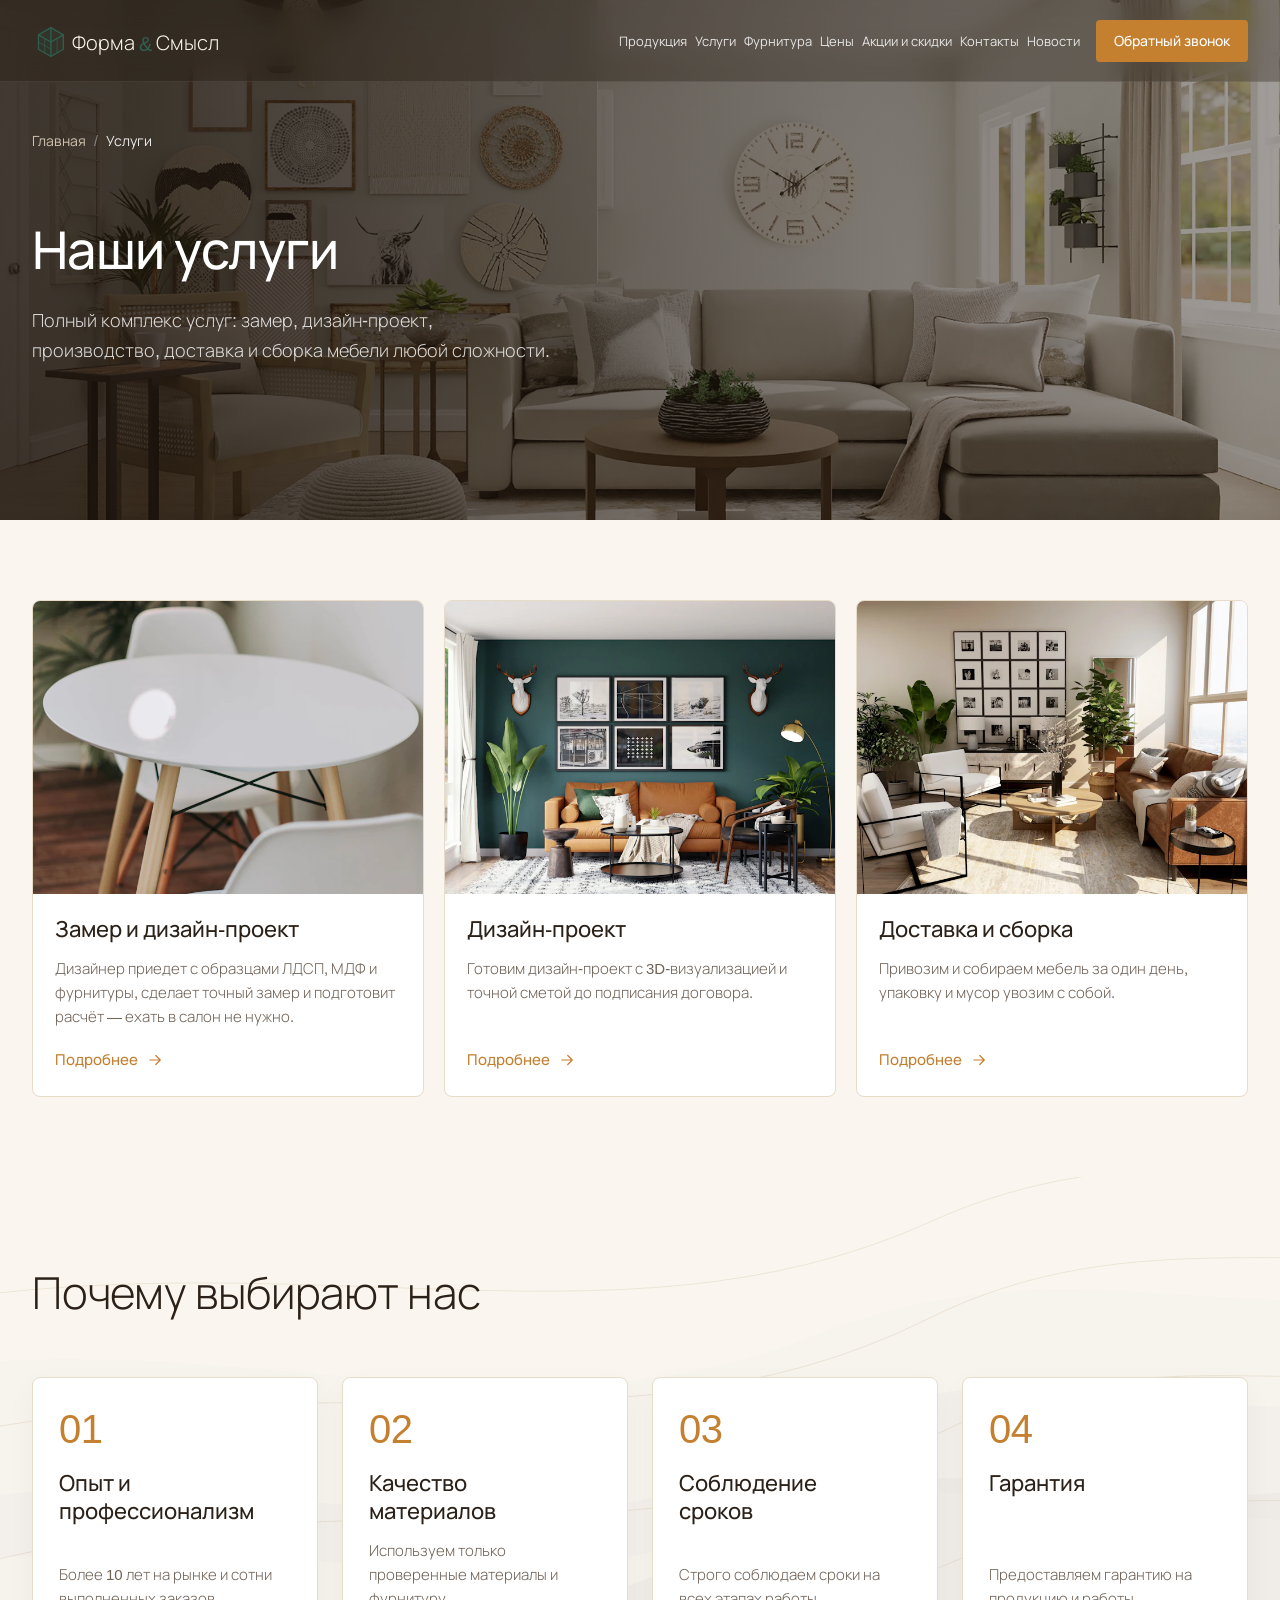
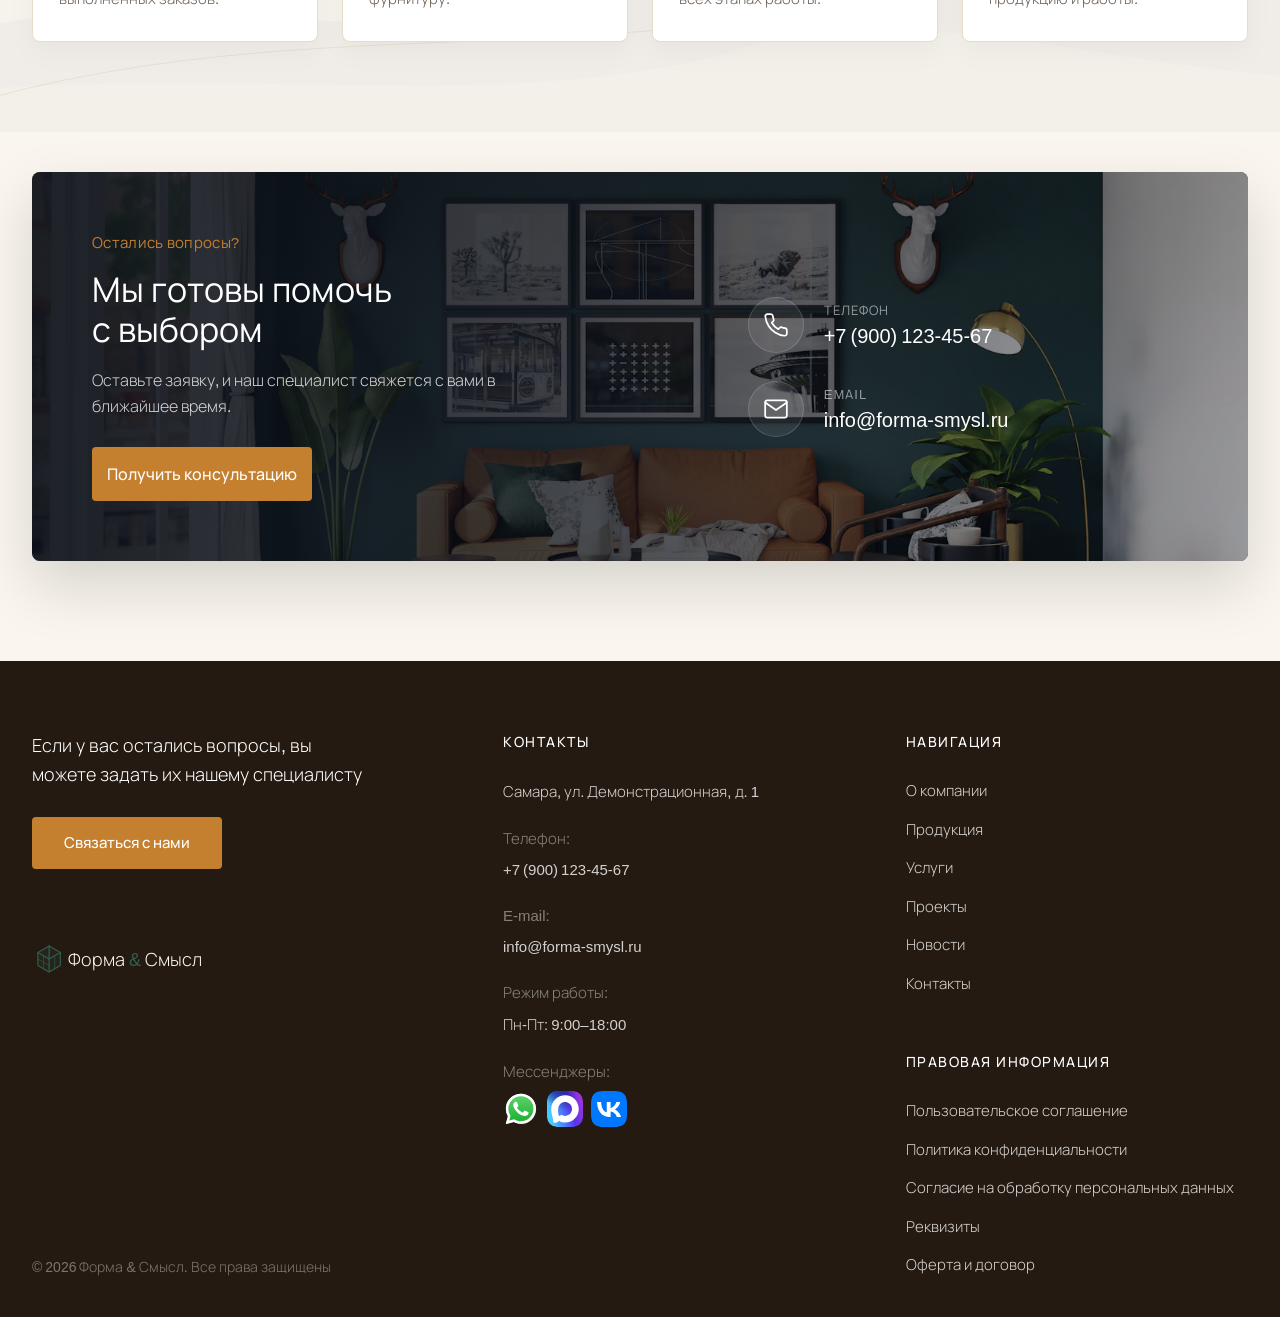
<file: services.html>
﻿<!doctype html>
<html lang="ru">
<head>
	<meta charset="UTF-8">
	<meta name="viewport" content="width=device-width, initial-scale=1">
	
<title>Услуги — Форма &amp; Смысл, Самара</title>
<meta name="description" content="Услуги Форма &amp; Смысл: замер и дизайн-проект, производство, доставка и сборка мебели на заказ."/>
<meta name="robots" content="index, follow, max-snippet:-1, max-video-preview:-1, max-image-preview:large"/>
<link rel="canonical" href="services.html" />









<link rel='stylesheet' id='glass-css' href='assets/css/style.css' media='all' />
<link rel="icon" href="assets/img/icon.svg" sizes="192x192" />
<link rel="apple-touch-icon" href="assets/img/icon.svg" />
<meta name="msapplication-TileImage" content="assets/img/icon.svg" />
</head>
<body class="wp-singular page-template page-template-page-templates page-template-tpl-services page-template-page-templatestpl-services-php page page-id-8 wp-embed-responsive wp-theme-glass">

    
    <section class="page-hero" data-hero>
      
      <img
        class="page-hero__bg"
        src="assets/img/hero-katalog-1920x733.webp"
        alt=""
        role="presentation"
        aria-hidden="true"
        decoding="async"
      />

      
      <div class="page-hero__overlay" aria-hidden="true"></div>

      <header class="header">
	<div class="header__container container">
		<a class="logo" href="index.html" aria-label="Форма &amp; Смысл — на главную">
							<svg class="logo__img" viewBox="24 18 390 80" role="presentation" aria-hidden="true" focusable="false"><g><g transform="translate(60, 60) scale(0.55)" stroke="#315f50" stroke-width="4.5" fill="none" stroke-linecap="round" stroke-linejoin="round"><path d="M 0 -50 L 43 -25 L 43 25 L 0 50 L -43 25 L -43 -25 Z" fill="#315f50" fill-opacity="0.14"/><path d="M 0 -50 L 0 50" /><path d="M 0 0 L 43 -25" /><path d="M 0 0 L -43 -25" /><path d="M -21.5 -12.5 L -21.5 37.5" stroke-width="2.5" /><path d="M 21.5 -12.5 L 21.5 37.5" stroke-width="2.5" /><path d="M -43 0 L 0 25" stroke-width="2.5" /></g><text x="100" y="61" text-anchor="start" class="brand-title" font-size="38" fill="#faf6ef">Форма <tspan fill="#315f50">&amp;</tspan> Смысл</text></g></svg>						
		</a>

		<nav class="nav" aria-label="Основная навигация">
			<ul class="nav__list"><li class="nav__item"><a href="catalog.html" class="nav__link">Продукция</a></li>
<li class="nav__item"><a href="services.html" class="nav__link">Услуги</a></li>
<li class="nav__item"><a href="hardware.html" class="nav__link">Фурнитура</a></li>
<li class="nav__item"><a href="prices.html" class="nav__link">Цены</a></li>
<li class="nav__item"><a href="promotions.html" class="nav__link">Акции и скидки</a></li>


<li class="nav__item"><a href="contacts.html" class="nav__link">Контакты</a></li>
<li class="nav__item"><a href="news.html" class="nav__link">Новости</a></li>
</ul>		</nav>

		<div class="header__actions">
			<a class="btn header__write" href="contacts.html#request">Написать нам</a>
			<button class="btn btn--gold header__cta" type="button" data-modal-open="callback">Обратный звонок</button>
			<a class="header__phone" href="tel:+79001234567">+7 (900) 123-45-67</a>
			<button class="burger" type="button" data-burger aria-controls="mobile-menu" aria-expanded="false" aria-label="Открыть меню">
				<svg class="burger__icon burger__icon--open" viewBox="0 0 24 24" fill="none" aria-hidden="true">
					<path d="M3 6h18M3 12h18M3 18h18" stroke="currentColor" stroke-width="1.8" stroke-linecap="round"/>
				</svg>
				<svg class="burger__icon burger__icon--close" viewBox="0 0 24 24" fill="none" aria-hidden="true">
					<path d="M6 6l12 12M18 6L6 18" stroke="currentColor" stroke-width="1.8" stroke-linecap="round"/>
				</svg>
			</button>
		</div>
	</div>
</header>

<div class="mobile-menu" id="mobile-menu" data-mobile-menu hidden>
	<nav class="mobile-menu__nav" aria-label="Мобильная навигация">
		<ul class="mobile-menu__list"><li class="menu-item-has-children mobile-menu__item"><a href="catalog.html" class="mobile-menu__link">Продукция</a>
<ul class="sub-menu">
	<li class="mobile-menu__item"><a href="product.html" class="mobile-menu__link">Кухни на заказ</a></li>
	<li class="mobile-menu__item"><a href="catalog.html" class="mobile-menu__link">Шкафы-купе на заказ</a></li>
	<li class="mobile-menu__item"><a href="catalog.html" class="mobile-menu__link">Офисная мебель</a></li>
</ul>
</li>
	<li class="menu-item-has-children mobile-menu__item"><a href="services.html" class="mobile-menu__link">Услуги</a>
<ul class="sub-menu">
	<li class="mobile-menu__item"><a href="service.html" class="mobile-menu__link">Замер и дизайн-проект</a></li>
	<li class="mobile-menu__item"><a href="services.html" class="mobile-menu__link">Дизайн-проект</a></li>
	<li class="mobile-menu__item"><a href="services.html" class="mobile-menu__link">Доставка и сборка</a></li>
</ul>
</li>
	<li class="menu-item-has-children mobile-menu__item"><a href="hardware.html" class="mobile-menu__link">Фурнитура</a>
<ul class="sub-menu">
	<li class="mobile-menu__item"><a href="hardware-item.html" class="mobile-menu__link">Петли с доводчиками</a></li>
	<li class="mobile-menu__item"><a href="hardware.html" class="mobile-menu__link">Ручки мебельные</a></li>
	<li class="mobile-menu__item"><a href="hardware.html" class="mobile-menu__link">Направляющие для ящиков</a></li>
</ul>
</li>
	<li class="mobile-menu__item"><a href="prices.html" class="mobile-menu__link">Цены</a></li>
	<li class="mobile-menu__item"><a href="promotions.html" class="mobile-menu__link">Акции и скидки</a></li>
	<li class="mobile-menu__item"><a href="contacts.html" class="mobile-menu__link">Контакты</a></li>
	<li class="mobile-menu__item"><a href="news.html" class="mobile-menu__link">Новости</a></li>
</ul>
	</nav>
	<div class="mobile-menu__footer">
		<a class="mobile-menu__phone" href="tel:+79001234567">+7 (900) 123-45-67</a>
		<nav class="social-links social-links--mobile" aria-label="Мессенджеры">
					<a class="social-links__item social-links__item--whatsapp" href="https://wa.me/79001234567" target="_blank" rel="noopener noreferrer" aria-label="WhatsApp">
			<img class="social-links__icon" src="assets/img/icons/whatsapp.svg" alt="" width="36" height="36" decoding="async">
			<span class="social-links__label">WhatsApp</span>
		</a>
					<a class="social-links__item social-links__item--max" href="https://max.ru/" target="_blank" rel="noopener noreferrer" aria-label="MAX">
			<img class="social-links__icon" src="assets/img/icons/max.svg" alt="" width="36" height="36" decoding="async">
			<span class="social-links__label">MAX</span>
		</a>
					<a class="social-links__item social-links__item--vk" href="https://vk.ru/club123456789" target="_blank" rel="noopener noreferrer" aria-label="ВКонтакте">
			<img class="social-links__icon" src="assets/img/icons/vk.svg" alt="" width="36" height="36" decoding="async">
			<span class="social-links__label">ВКонтакте</span>
		</a>
	</nav>
		<div class="mobile-menu__footer-actions">
			<button class="btn btn--gold mobile-menu__cta" type="button" data-modal-open="callback">Обратный звонок</button>
			<a class="btn mobile-menu__request" href="contacts.html#request">Написать нам</a>
		</div>
	</div>
</div>


      <div class="page-hero__container container">
        
        <nav class="breadcrumbs" aria-label="Хлебные крошки">
          <ol class="breadcrumbs__list">
            <li class="breadcrumbs__item">
              <a class="breadcrumbs__link" href="index.html">Главная</a>
            </li>
            <li
              class="breadcrumbs__item breadcrumbs__item--current"
              aria-current="page"
            >
              Услуги
            </li>
          </ol>
        </nav>

        <div class="page-hero__content">
          <h1 class="page-hero__title">Наши услуги</h1>

          <p class="page-hero__desc">Полный комплекс услуг: замер, дизайн-проект, производство, доставка и сборка мебели любой сложности.</p>
        </div>
      </div>
    </section><main>

    	
	<section class="services" data-reveal-root>
		<div class="services__container container">
			<div class="services__grid">
										<article class="service-card" data-reveal="product">
		<a class="service-card__link" href="service.html">
			<div class="service-card__media">
									<img class="service-card__img" src="assets/img/zamer-01-768x512.webp" alt="Замер и дизайн-проект" loading="lazy" decoding="async">
							</div>
			<div class="service-card__body">
				<h2 class="service-card__title">Замер и дизайн-проект</h2>
				<p class="service-card__text">Дизайнер приедет с образцами ЛДСП, МДФ и фурнитуры, сделает точный замер и подготовит расчёт — ехать в салон не нужно.</p>
				<span class="service-card__more">Подробнее <svg class="service-card__arrow" viewBox="0 0 24 24" fill="none" aria-hidden="true"><path d="M5 12h14M13 6l6 6-6 6" stroke="currentColor" stroke-width="1.6" stroke-linecap="round" stroke-linejoin="round"/></svg></span>
			</div>
		</a>
	</article>
											<article class="service-card" data-reveal="product">
		<a class="service-card__link" href="services.html">
			<div class="service-card__media">
									<img class="service-card__img" src="assets/img/dizain-01-768x512.webp" alt="Дизайн-проект" loading="lazy" decoding="async">
							</div>
			<div class="service-card__body">
				<h2 class="service-card__title">Дизайн-проект</h2>
				<p class="service-card__text">Готовим дизайн-проект с 3D-визуализацией и точной сметой до подписания договора.</p>
				<span class="service-card__more">Подробнее <svg class="service-card__arrow" viewBox="0 0 24 24" fill="none" aria-hidden="true"><path d="M5 12h14M13 6l6 6-6 6" stroke="currentColor" stroke-width="1.6" stroke-linecap="round" stroke-linejoin="round"/></svg></span>
			</div>
		</a>
	</article>
											<article class="service-card" data-reveal="product">
		<a class="service-card__link" href="services.html">
			<div class="service-card__media">
									<img class="service-card__img" src="assets/img/dostavka-01-768x512.webp" alt="Доставка и сборка" loading="lazy" decoding="async">
							</div>
			<div class="service-card__body">
				<h2 class="service-card__title">Доставка и сборка</h2>
				<p class="service-card__text">Привозим и собираем мебель за один день, упаковку и мусор увозим с собой.</p>
				<span class="service-card__more">Подробнее <svg class="service-card__arrow" viewBox="0 0 24 24" fill="none" aria-hidden="true"><path d="M5 12h14M13 6l6 6-6 6" stroke="currentColor" stroke-width="1.6" stroke-linecap="round" stroke-linejoin="round"/></svg></span>
			</div>
		</a>
	</article>
											
											
											
											
											
											
											
											
											
											
											
								</div>
		</div>
	</section>
	<section class="why-us" data-reveal-root>
      
      <span class="why-us__decor" aria-hidden="true">
        <svg
          class="why-us__decor-svg"
          viewBox="0 0 1600 900"
          preserveAspectRatio="xMidYMid slice"
          fill="none"
          xmlns="http://www.w3.org/2000/svg"
        >
          
          <path
            class="why-us__wave why-us__wave--1"
            d="M-200,720 C200,540 520,780 900,560 C1240,360 1420,620 1900,420 L1900,900 L-200,900 Z"
            fill="currentColor"
          />
          <path
            class="why-us__wave why-us__wave--2"
            d="M-200,540 C260,400 620,640 980,440 C1320,260 1500,480 1900,340 L1900,720 C1500,780 1200,600 900,700 C600,780 260,700 -200,760 Z"
            fill="currentColor"
          />
          <path
            class="why-us__wave why-us__wave--3"
            d="M-200,360 C260,260 620,460 1020,300 C1360,170 1560,320 1900,220 L1900,500 C1520,600 1220,420 920,540 C620,660 280,520 -200,600 Z"
            fill="currentColor"
          />

          
          <path
            class="why-us__arc"
            d="M-200,820 C300,600 800,760 1200,580 C1450,460 1700,540 1900,480"
            stroke="currentColor"
            stroke-width="1"
            fill="none"
          />
          <path
            class="why-us__arc"
            d="M-200,640 C320,440 780,620 1180,420 C1440,290 1680,400 1900,320"
            stroke="currentColor"
            stroke-width="1"
            fill="none"
          />
          <path
            class="why-us__arc"
            d="M-200,460 C340,300 760,480 1160,280 C1420,150 1660,240 1900,180"
            stroke="currentColor"
            stroke-width="1"
            fill="none"
          />
          <path
            class="why-us__arc"
            d="M-200,280 C340,160 760,340 1160,160 C1420,40 1660,120 1900,80"
            stroke="currentColor"
            stroke-width="1"
            fill="none"
          />
        </svg>
      </span>

      <div class="why-us__container container">
        
        <div class="why-us__head">
          <h2 class="why-us__title" data-reveal="title">Почему выбирают нас</h2>
        </div>

        
        <div class="why-us__grid">
          <article class="advantage-card" data-reveal="product">
            <span class="advantage-card__num">01</span>
            <h3 class="advantage-card__title">Опыт и<br />профессионализм</h3>
            <p class="advantage-card__text">
              Более 10 лет на рынке и сотни выполненных заказов.
            </p>
          </article>

          <article class="advantage-card" data-reveal="product">
            <span class="advantage-card__num">02</span>
            <h3 class="advantage-card__title">Качество<br />материалов</h3>
            <p class="advantage-card__text">
              Используем только проверенные материалы и фурнитуру.
            </p>
          </article>

          <article class="advantage-card" data-reveal="product">
            <span class="advantage-card__num">03</span>
            <h3 class="advantage-card__title">Соблюдение<br />сроков</h3>
            <p class="advantage-card__text">
              Строго соблюдаем сроки на всех этапах работы.
            </p>
          </article>

          <article class="advantage-card" data-reveal="product">
            <span class="advantage-card__num">04</span>
            <h3 class="advantage-card__title">Гарантия</h3>
            <p class="advantage-card__text">
              Предоставляем гарантию на продукцию и работы.
            </p>
          </article>
        </div>
      </div>
    </section>

    
    <section class="consult" data-reveal-root>
      <div class="consult__container container">
        <div class="consult__inner">
          
          <img
            class="consult__bg"
            src="assets/img/consult-bg-1600x900.webp"
            alt=""
            role="presentation"
            aria-hidden="true"
            loading="lazy"
            decoding="async"
          />
          <span class="consult__overlay" aria-hidden="true"></span>

          <div class="consult__grid">
            
            <div class="consult__content" data-reveal="title">
              <p class="consult__label">Остались вопросы?</p>
              <h2 class="consult__title">Мы готовы помочь<br />с выбором</h2>
              <p class="consult__desc">
                Оставьте заявку, и наш специалист свяжется с вами в ближайшее
                время.
              </p>
              <a
                class="btn btn--gold btn--lg consult__btn"
                href="contacts.html#request"
                >Получить консультацию</a
              >
            </div>

            
            <div class="consult__contacts" data-reveal="card">
              <div class="consult-contact">
                <span class="consult-contact__icon" aria-hidden="true">
                  <svg viewBox="0 0 24 24" fill="none">
                    <path
                      d="M22 16.92v3a2 2 0 0 1-2.18 2 19.86 19.86 0 0 1-8.63-3.07 19.5 19.5 0 0 1-6-6A19.86 19.86 0 0 1 2.12 4.18 2 2 0 0 1 4.11 2h3a2 2 0 0 1 2 1.72 12.7 12.7 0 0 0 .7 2.81 2 2 0 0 1-.45 2.11L8.1 9.9a16 16 0 0 0 6 6l1.26-1.26a2 2 0 0 1 2.11-.45 12.7 12.7 0 0 0 2.81.7A2 2 0 0 1 22 16.92z"
                      stroke="currentColor"
                      stroke-width="1.6"
                      stroke-linecap="round"
                      stroke-linejoin="round"
                    />
                  </svg>
                </span>
                <div class="consult-contact__body">
                  <p class="consult-contact__label">Телефон</p>
                  <a class="consult-contact__value" href="tel:+79001234567"
                    >+7 (900) 123-45-67</a
                  >
                </div>
              </div>

              <div class="consult-contact">
                <span class="consult-contact__icon" aria-hidden="true">
                  <svg viewBox="0 0 24 24" fill="none">
                    <path
                      d="M4 4h16c1.1 0 2 .9 2 2v12c0 1.1-.9 2-2 2H4c-1.1 0-2-.9-2-2V6c0-1.1.9-2 2-2z"
                      stroke="currentColor"
                      stroke-width="1.6"
                      stroke-linecap="round"
                      stroke-linejoin="round"
                    />
                    <path
                      d="M22 6l-10 7L2 6"
                      stroke="currentColor"
                      stroke-width="1.6"
                      stroke-linecap="round"
                      stroke-linejoin="round"
                    />
                  </svg>
                </span>
                <div class="consult-contact__body">
                  <p class="consult-contact__label">Email</p>
                  <a class="consult-contact__value" href="mailto:info@forma-smysl.ru">info@forma-smysl.ru</a>
                </div>
              </div>
            </div>
            
          </div>
          
        </div>
        
      </div>
      
    </section>

    </main><footer class="footer" data-reveal-root>
	<div class="footer__container container">
		<div class="footer__grid">
			<div class="footer__col footer__col--brand">
				<p class="footer__cta-text" data-reveal="title">Если у вас остались вопросы, вы<br>можете задать их нашему специалисту</p>
				<a class="btn btn--gold footer__cta-btn" href="contacts.html#request" data-reveal="title">Связаться с нами</a>

				<a class="footer__logo" href="index.html" aria-label="На главную" data-reveal="title">
											<svg class="footer__logo-img" viewBox="24 18 390 80" role="presentation" aria-hidden="true" focusable="false"><g><g transform="translate(60, 60) scale(0.55)" stroke="#315f50" stroke-width="4.5" fill="none" stroke-linecap="round" stroke-linejoin="round"><path d="M 0 -50 L 43 -25 L 43 25 L 0 50 L -43 25 L -43 -25 Z" fill="#315f50" fill-opacity="0.14"/><path d="M 0 -50 L 0 50" /><path d="M 0 0 L 43 -25" /><path d="M 0 0 L -43 -25" /><path d="M -21.5 -12.5 L -21.5 37.5" stroke-width="2.5" /><path d="M 21.5 -12.5 L 21.5 37.5" stroke-width="2.5" /><path d="M -43 0 L 0 25" stroke-width="2.5" /></g><text x="100" y="61" text-anchor="start" class="brand-title" font-size="38" fill="#faf6ef">Форма <tspan fill="#315f50">&amp;</tspan> Смысл</text></g></svg>										
				</a>

				<p class="footer__copy">© 2026 Форма &amp; Смысл. Все права защищены</p>
			</div>

			<div class="footer__col footer__col--contacts">
				<h2 class="footer__heading">Контакты</h2>
				<div class="footer__block">
					<p class="footer__text">Самара, ул. Демонстрационная, д. 1</p>
									</div>
				<div class="footer__block">
					<p class="footer__label-sm">Телефон:</p>
					<a class="footer__link" href="tel:+79001234567">+7 (900) 123-45-67</a>
				</div>
				<div class="footer__block">
					<p class="footer__label-sm">E-mail:</p>
					<a class="footer__link" href="mailto:info@forma-smysl.ru">info@forma-smysl.ru</a>
				</div>
				<div class="footer__block">
					<p class="footer__label-sm">Режим работы:</p>
					<p class="footer__text">Пн-Пт: 9:00–18:00</p>
				</div>
				<div class="footer__block">
					<p class="footer__label-sm">Мессенджеры:</p>
					<nav class="social-links social-links--footer" aria-label="Мессенджеры">
					<a class="social-links__item social-links__item--whatsapp" href="https://wa.me/79001234567" target="_blank" rel="noopener noreferrer" aria-label="WhatsApp">
			<img class="social-links__icon" src="assets/img/icons/whatsapp.svg" alt="" width="36" height="36" decoding="async">
			<span class="social-links__label">WhatsApp</span>
		</a>
					<a class="social-links__item social-links__item--max" href="https://max.ru/" target="_blank" rel="noopener noreferrer" aria-label="MAX">
			<img class="social-links__icon" src="assets/img/icons/max.svg" alt="" width="36" height="36" decoding="async">
			<span class="social-links__label">MAX</span>
		</a>
					<a class="social-links__item social-links__item--vk" href="https://vk.ru/club123456789" target="_blank" rel="noopener noreferrer" aria-label="ВКонтакте">
			<img class="social-links__icon" src="assets/img/icons/vk.svg" alt="" width="36" height="36" decoding="async">
			<span class="social-links__label">ВКонтакте</span>
		</a>
	</nav>
									</div>
									<div class="footer__block">
					</div>
							</div>

			<div class="footer__col footer__col--nav">
				<h2 class="footer__heading">Навигация</h2>
				<nav class="footer__nav" aria-label="Навигация в подвале">
					<ul class="footer__list"><li><a href="news.html" class="footer__link">О компании</a></li>
<li><a href="catalog.html" class="footer__link">Продукция</a></li>
<li><a href="services.html" class="footer__link">Услуги</a></li>
<li><a href="index.html#projects" class="footer__link">Проекты</a></li>
<li><a href="news.html" class="footer__link">Новости</a></li>
<li><a href="contacts.html" class="footer__link">Контакты</a></li>
</ul>				</nav>

				<h2 class="footer__heading footer__heading--legal">Правовая информация</h2>
				<nav class="footer__nav" aria-label="Правовая информация">
					<ul class="footer__list"><li><a href="#" class="footer__link">Пользовательское соглашение</a></li>
<li><a rel="privacy-policy" href="#" class="footer__link">Политика конфиденциальности</a></li>
<li><a href="#" class="footer__link">Согласие на обработку персональных данных</a></li>
<li><a href="#" class="footer__link">Реквизиты</a></li>
<li><a href="#" class="footer__link">Оферта и договор</a></li>
</ul>				</nav>
			</div>
		</div>
	</div>
</footer>

<div class="fixed-actions" data-fixed-actions>
	<div class="fixed-actions__row fixed-actions__row--info">
		<div class="fixed-actions__message">
			<span class="fixed-actions__eyebrow">Перезвоним</span>
			<strong class="fixed-actions__time">за 20 секунд</strong>
		</div>
		<a class="fixed-actions__phone" href="tel:+79001234567">+7 (900) 123-45-67</a>
		<nav class="social-links social-links--fixed" aria-label="Мессенджеры">
					<a class="social-links__item social-links__item--whatsapp" href="https://wa.me/79001234567" target="_blank" rel="noopener noreferrer" aria-label="WhatsApp">
			<img class="social-links__icon" src="assets/img/icons/whatsapp.svg" alt="" width="36" height="36" decoding="async">
			<span class="social-links__label">WhatsApp</span>
		</a>
					<a class="social-links__item social-links__item--max" href="https://max.ru/" target="_blank" rel="noopener noreferrer" aria-label="MAX">
			<img class="social-links__icon" src="assets/img/icons/max.svg" alt="" width="36" height="36" decoding="async">
			<span class="social-links__label">MAX</span>
		</a>
					<a class="social-links__item social-links__item--vk" href="https://vk.ru/club123456789" target="_blank" rel="noopener noreferrer" aria-label="ВКонтакте">
			<img class="social-links__icon" src="assets/img/icons/vk.svg" alt="" width="36" height="36" decoding="async">
			<span class="social-links__label">ВКонтакте</span>
		</a>
	</nav>
	</div>
	<div class="fixed-actions__row fixed-actions__row--cta">
		<button class="fixed-actions__button fixed-actions__button--callback" type="button" data-modal-open="callback">Обратный звонок</button>
		<a class="fixed-actions__button fixed-actions__button--request" href="contacts.html#request">Отправить заявку</a>
	</div>
</div>

<div class="site-modal" data-modal="callback" hidden>
	<button class="site-modal__backdrop" type="button" data-modal-close aria-label="Закрыть окно"></button>
	<section class="site-modal__dialog" role="dialog" aria-modal="true" aria-labelledby="callback-modal-title">
		<button class="site-modal__close" type="button" data-modal-close aria-label="Закрыть">×</button>
		<p class="site-modal__label">Обратный звонок</p>
		<h2 class="site-modal__title" id="callback-modal-title">Перезвоним и обсудим задачу</h2>
		<p class="site-modal__text">Оставьте номер — специалист свяжется с вами в рабочее время.</p>
			<form class="compact-lead-form" action="services.html" method="post">
		<input type="hidden" name="action" value="glass_lead">
		<input type="hidden" name="name" value="Обратный звонок">
		<input type="hidden" name="message" value="Запрос обратного звонка">
		<input type="hidden" name="lead_source" value="Обратный звонок">
		<input type="hidden" name="redirect_to" value="services.html">
				<label class="compact-lead-form__field">
			<span class="compact-lead-form__label">Телефон</span>
			<input class="compact-lead-form__input" type="tel" name="phone" autocomplete="tel" placeholder="+7 (___) ___-__-__" required>
		</label>
		<label class="lead-form__honeypot" aria-hidden="true">
			<span>Сайт</span>
			<input type="text" name="website" tabindex="-1" autocomplete="off">
		</label>
		<label class="compact-lead-form__consent">
			<input type="checkbox" name="consent" value="1" required>
			<span>Даю <a href="#" target="_blank" rel="noopener noreferrer">согласие на обработку персональных данных</a> и принимаю <a href="#" target="_blank" rel="noopener noreferrer">пользовательское соглашение</a></span>
		</label>
		<button class="btn btn--gold compact-lead-form__submit" type="submit">Отправить</button>
	</form>
		</section>
</div>


		<div class="cookie-bar" id="glass-cookie-bar" hidden role="region" aria-labelledby="glass-cookie-title" aria-describedby="glass-cookie-text">
			<div class="cookie-bar__copy">
				<p class="cookie-bar__title" id="glass-cookie-title">Файлы cookie</p>
				<p class="cookie-bar__text">
					Сайт ставит необходимые cookie, чтобы запомнить ваш выбор в этом окне.
					Аналитические cookie сервиса «Яндекс.Метрика» (включая вебвизор и карту кликов) включаем только после отдельного согласия.
					Отказ не мешает пользоваться сайтом и отправить заявку.
					Подробнее — в <a href="#">политике конфиденциальности</a>.
				</p>
			</div>
			<div class="cookie-bar__actions">
				<button class="btn cookie-bar__reject" type="button" data-cookie-reject>Только необходимые</button>
				<button class="btn btn--gold cookie-bar__accept" type="button" data-cookie-accept>Принять аналитику</button>
			</div>
		</div>
		<script src="assets/js/cookie.js" defer></script>
		
<script defer src="assets/js/main.js"></script>


</body>
</html>
</file>
<file: assets/css/style.css>
﻿/* =========================================================
   ARCHITECTURAL GLAZING вЂ” global stylesheet
   Architecture: BEM, mobile-first responsive
   Single global CSS file (WordPress-ready)
   ========================================================= */

/* ---------- FONTS (Р»РѕРєР°Р»СЊРЅС‹Рµ, @font-face) ---------- */
@font-face {
  font-family: "Manrope";
  src:
    url("../fonts/Manrope-Cyrillic.woff2") format("woff2"),
    url("../fonts/Manrope-Latin.woff2") format("woff2");
  font-weight: 300 600;
  font-style: normal;
  font-display: swap;
}

/* ---------- CSS VARIABLES ---------- */
:root {
  /* colors */
  --color-bg: #17110b;
  --color-dark: #120d08;
  --color-white: #ffffff;
  --color-gold: #c47f2f;
  --color-gold-hover: #d18f3d;
  --color-text: rgba(255, 255, 255, 0.9);
  --color-text-muted: rgba(255, 255, 255, 0.8);
  --color-border: rgba(255, 255, 255, 0.12);

  /* glass surfaces */
  --glass-bg: rgba(255, 255, 255, 0.08);
  --glass-bg-hover: rgba(255, 255, 255, 0.15);
  --glass-border: rgba(255, 255, 255, 0.18);
  --glass-border-soft: rgba(255, 255, 255, 0.15);

  /* typography */
  --font-base:
    "Manrope", "Inter", "SF Pro Display", -apple-system, "Segoe UI", Roboto,
    Arial, sans-serif;

  /* container */
  --container-max: 1320px;
  --container-pad: 40px;

  /* header */
  --header-height: 82px;

  /* radius */
  --radius-sm: 4px;
  --radius-card: 8px;

  /* transitions */
  --transition: 0.3s ease;
}

/* ---------- RESET / BASE ---------- */
*,
*::before,
*::after {
  box-sizing: border-box;
}

html {
  -webkit-text-size-adjust: 100%;
  scroll-behavior: smooth;
}

body {
  margin: 0;
  font-family: var(--font-base);
  font-size: 16px;
  line-height: 1.5;
  color: var(--color-text);
  background: var(--color-bg);
  -webkit-font-smoothing: antialiased;
  -moz-osx-font-smoothing: grayscale;
}

body.is-locked {
  overflow: hidden;
}

h1,
h2,
h3,
h4,
h5,
h6,
p,
ul,
ol,
figure,
blockquote {
  margin: 0;
  padding: 0;
}

ul,
ol {
  list-style: none;
}

a {
  color: inherit;
  text-decoration: none;
  transition:
    color var(--transition),
    opacity var(--transition),
    background-color var(--transition);
}

img,
svg {
  display: block;
  max-width: 100%;
}

button {
  font-family: inherit;
  background: none;
  border: 0;
  padding: 0;
  margin: 0;
  cursor: pointer;
  color: inherit;
}

a:focus-visible,
button:focus-visible {
  outline: 2px solid var(--color-gold);
  outline-offset: 3px;
  border-radius: var(--radius-sm);
}

/* ---------- CONTAINER ---------- */
.container {
  width: 100%;
  max-width: var(--container-max);
  margin-inline: auto;
  padding-inline: var(--container-pad);
}

/* ---------- BUTTONS (shared) ---------- */
.btn {
  display: inline-flex;
  align-items: center;
  justify-content: center;
  gap: 8px;
  font-family: inherit;
  font-size: 15px;
  font-weight: 500;
  line-height: 1;
  text-align: center;
  white-space: nowrap;
  border: 0;
  border-radius: var(--radius-sm);
  cursor: pointer;
  transition:
    background-color var(--transition),
    transform var(--transition),
    box-shadow var(--transition);
}

.btn--gold {
  background: var(--color-gold);
  color: var(--color-white);
  width: 150px;
  height: 48px;
}

.btn--gold:hover {
  background: var(--color-gold-hover);
}

.btn--gold:active {
  transform: scale(0.98);
}

/* large primary hero button */
.btn--lg {
  width: 170px;
  height: 54px;
  font-size: 16px;
}

/* =========================================================
   HERO SECTION
   ========================================================= */
.hero {
  position: relative;
  min-height: 100vh;
  min-height: 100svh;
  display: flex;
  flex-direction: column;
  overflow: hidden;
  background: var(--color-bg);
  color: var(--color-white);
  isolation: isolate;
}

/* Background image вЂ” full-screen cover */
.hero__bg {
  position: absolute;
  top: 0;
  left: 0;
  width: 100%;
  height: 100%;
  object-fit: cover;
  z-index: -2;
  transform: scale(1.08);
  animation: hero-zoom 14s ease-out forwards;
  opacity: 1;
  transition: opacity 0.36s ease;
}

.hero__bg.is-changing {
  opacity: 0;
}

/* Р·Р°РіР»СѓС€РєР°-С„РѕРЅ, РµСЃР»Рё С„РѕС‚Рѕ РЅРµ Р·Р°РіСЂСѓР·РёР»РѕСЃСЊ */
.hero__bg.is-missing {
  animation: none;
  transform: none;
  background:
    radial-gradient(
      120% 80% at 80% 20%,
      rgba(184, 146, 99, 0.22),
      transparent 60%
    ),
    linear-gradient(135deg, #2a1d11 0%, #17110b 55%, #0d0906 100%);
}

/* Dark overlay вЂ” Р·Р°С‚РµРјРЅСЏРµС‚ Р»РµРІСѓСЋ С‡Р°СЃС‚СЊ, СЃРѕС…СЂР°РЅСЏРµС‚ РґРµС‚Р°Р»Рё СЃРїСЂР°РІР° */
.hero__overlay {
  position: absolute;
  inset: 0;
  z-index: -1;
  background: linear-gradient(
    90deg,
    rgba(30, 20, 12, 0.85) 0%,
    rgba(30, 20, 12, 0.68) 35%,
    rgba(30, 20, 12, 0.32) 70%,
    rgba(30, 20, 12, 0.22) 100%
  );
}

/* ---------- HEADER ---------- */
.header {
  position: relative;
  z-index: 20;
  width: 100%;
  height: var(--header-height);
  background: rgba(43, 30, 18, 0.15);
  backdrop-filter: blur(12px);
  -webkit-backdrop-filter: blur(12px);
  border-bottom: 1px solid rgba(255, 255, 255, 0.08);
  opacity: 0;
  transform: translateY(-20px);
  animation: fade-down 0.6s ease forwards;
}

.header__container {
  display: flex;
  align-items: center;
  justify-content: space-between;
  gap: 24px;
  height: 100%;
}

/* Logo */
.logo {
  display: inline-flex;
  align-items: center;
  color: var(--color-white);
  flex-shrink: 0;
  line-height: 0;
}

.logo__img {
  display: block;
  width: 55px;
  height: 55px;
  object-fit: contain;
}

/* Navigation */
.nav__list {
  display: flex;
  align-items: center;
  gap: 28px;
}

.nav__link {
  display: inline-block;
  font-size: 14px;
  font-weight: 400;
  color: var(--color-white);
  opacity: 0.85;
  line-height: 1;
  padding: 6px 0;
  transition: opacity var(--transition);
}

.nav__link:hover,
.nav__link:focus-visible {
  opacity: 1;
}

.nav__item.current-menu-item > .nav__link,
.nav__link[aria-current="page"] {
  opacity: 1;
  position: relative;
}

.nav__item.current-menu-item > .nav__link::after,
.nav__link[aria-current="page"]::after {
  content: "";
  position: absolute;
  left: 0;
  right: 0;
  bottom: -2px;
  height: 2px;
  background: var(--color-gold);
  border-radius: 2px;
}

/* WP submenu support */
.nav__item.menu-item-has-children {
  position: relative;
}

.nav__item .sub-menu {
  position: absolute;
  top: calc(100% + 12px);
  left: 0;
  min-width: 210px;
  background: rgba(43, 30, 18, 0.92);
  backdrop-filter: blur(16px);
  -webkit-backdrop-filter: blur(16px);
  border: 1px solid var(--glass-border);
  border-radius: var(--radius-card);
  padding: 10px 0;
  display: none;
  flex-direction: column;
  z-index: 30;
}

.nav__item.menu-item-has-children:hover .sub-menu,
.nav__item.menu-item-has-children:focus-within .sub-menu {
  display: flex;
}

.nav__item .sub-menu a {
  display: block;
  padding: 10px 20px;
  color: var(--color-white);
  font-size: 14px;
  opacity: 0.85;
}

.nav__item .sub-menu a:hover {
  opacity: 1;
  background: rgba(255, 255, 255, 0.06);
}

/* Right group */
.header__actions {
  display: flex;
  align-items: center;
  gap: 28px;
  flex-shrink: 0;
}

.header__phone {
  color: var(--color-white);
  font-size: 15px;
  font-weight: 500;
  white-space: nowrap;
  line-height: 1;
}

.header__phone:hover {
  opacity: 0.85;
}

/* Burger (hidden on desktop) */
.burger {
  display: none;
  align-items: center;
  justify-content: center;
  width: 48px;
  height: 48px;
  border-radius: var(--radius-sm);
  color: var(--color-white);
  background: rgba(255, 255, 255, 0.06);
  transition: background-color var(--transition);
}

.burger:hover {
  background: rgba(255, 255, 255, 0.14);
}

.burger__icon {
  width: 24px;
  height: 24px;
}

.burger__icon--close {
  display: none;
}

.burger[aria-expanded="true"] .burger__icon--open {
  display: none;
}

.burger[aria-expanded="true"] .burger__icon--close {
  display: block;
}

/* ---------- MOBILE MENU ---------- */
.mobile-menu {
  position: fixed;
  inset: var(--header-height) 0 0 0;
  z-index: 40;
  background: rgba(30, 21, 13, 0.92);
  backdrop-filter: blur(20px);
  -webkit-backdrop-filter: blur(20px);
  padding: 32px var(--container-pad) 48px;
  display: flex;
  flex-direction: column;
  justify-content: space-between;
  gap: 32px;
  opacity: 0;
  transform: translateY(-10px);
  transition:
    opacity var(--transition),
    transform var(--transition);
  overflow-y: auto;
}

.mobile-menu[hidden] {
  display: none;
}

.mobile-menu.is-open {
  opacity: 1;
  transform: translateY(0);
}

.mobile-menu__list {
  display: flex;
  flex-direction: column;
  gap: 4px;
}

.mobile-menu__link {
  display: block;
  padding: 14px 0;
  font-size: 20px;
  font-weight: 400;
  color: var(--color-white);
  border-bottom: 1px solid rgba(255, 255, 255, 0.08);
  transition: opacity var(--transition);
}

.mobile-menu__link:hover {
  opacity: 0.75;
}

.mobile-menu__footer {
  display: flex;
  flex-direction: column;
  gap: 20px;
}

.mobile-menu__phone {
  font-size: 20px;
  font-weight: 500;
  color: var(--color-white);
}

.mobile-menu__cta {
  width: 100%;
}

/* ---------- HERO INNER LAYOUT ---------- */
.hero__container {
  position: relative;
  z-index: 5;
  flex: 1;
  display: flex;
  flex-direction: column;
}

.hero__grid {
  flex: 1;
  display: grid;
  grid-template-columns: minmax(0, 1fr) auto;
  align-items: center;
  gap: 60px;
  padding-block: 60px;
}

/* ---------- HERO CONTENT (left) ---------- */
.hero__content {
  max-width: 600px;
}

.hero__label {
  font-size: 16px;
  font-weight: 400;
  color: var(--color-gold);
  margin-bottom: 26px;
  opacity: 0;
  transform: translateX(-40px);
  animation: fade-right 0.8s ease 0.1s forwards;
}

.hero__title {
  font-size: 56px;
  font-weight: 300;
  line-height: 1.15;
  color: var(--color-white);
  max-width: 560px;
  letter-spacing: -0.01em;
  opacity: 0;
  transform: translateX(-40px);
  animation: fade-right 0.8s ease 0.1s forwards;
}

.hero__desc {
  font-size: 26px;
  font-weight: 300;
  line-height: 1.4;
  color: rgba(255, 255, 255, 0.88);
  max-width: 520px;
  margin-top: 40px;
  opacity: 0;
  transform: translateX(-40px);
  animation: fade-right 0.8s ease 0.3s forwards;
}

.hero__actions {
  display: flex;
  align-items: center;
  gap: 32px;
  margin-top: 42px;
  flex-wrap: wrap;
  opacity: 0;
  transform: translateX(-40px);
  animation: fade-right 0.8s ease 0.45s forwards;
}

.hero__btn-primary:hover {
  transform: translateY(-2px);
  box-shadow: 0 15px 35px rgba(184, 146, 99, 0.35);
}

/* Secondary link */
.hero__link {
  display: inline-flex;
  align-items: center;
  gap: 8px;
  font-size: 16px;
  font-weight: 400;
  color: var(--color-white);
  position: relative;
}

.hero__link-text {
  position: relative;
}

.hero__link-text::after {
  content: "";
  position: absolute;
  left: 0;
  right: 0;
  bottom: -3px;
  height: 1px;
  background: currentColor;
  transform: scaleX(0);
  transform-origin: left;
  transition: transform var(--transition);
}

.hero__link:hover .hero__link-text::after,
.hero__link:focus-visible .hero__link-text::after {
  transform: scaleX(1);
}

.hero__link-arrow {
  transition: transform var(--transition);
}

.hero__link:hover .hero__link-arrow {
  transform: translateX(4px);
}

/* ---------- STATISTICS GLASS CARD (right) ---------- */
.stats-card {
  width: 370px;
  min-height: 510px;
  padding: 40px;
  display: flex;
  align-items: center;
  background: rgba(255, 255, 255, 0.08);
  backdrop-filter: blur(20px);
  -webkit-backdrop-filter: blur(20px);
  border: 1px solid rgba(255, 255, 255, 0.18);
  border-radius: var(--radius-card);
  box-shadow: 0 30px 70px rgba(0, 0, 0, 0.35);
  opacity: 0;
  transform: translateX(60px);
  animation: fade-left 1s ease 0.5s forwards;
}

.stats-card__list {
  display: flex;
  flex-direction: column;
  gap: 48px;
  width: 100%;
}

.stats-card__item {
  display: flex;
  flex-direction: column;
  gap: 10px;
}

.stats-card__num {
  font-size: 72px;
  font-weight: 300;
  line-height: 1;
  color: var(--color-white);
  letter-spacing: -0.02em;
}

.stats-card__label {
  font-size: 22px;
  font-weight: 300;
  line-height: 1.3;
  color: rgba(255, 255, 255, 0.8);
}

/* ---------- SLIDER NAVIGATION ---------- */
.slider-nav {
  display: flex;
  justify-content: center;
  gap: 16px;
  padding-bottom: 40px;
}

.slider-nav__btn {
  display: inline-flex;
  align-items: center;
  justify-content: center;
  width: 54px;
  height: 54px;
  border-radius: 50%;
  color: var(--color-white);
  background: rgba(255, 255, 255, 0.08);
  backdrop-filter: blur(15px);
  -webkit-backdrop-filter: blur(15px);
  border: 1px solid rgba(255, 255, 255, 0.15);
  transition:
    background-color var(--transition),
    transform var(--transition);
}

.slider-nav__btn:hover {
  background: rgba(255, 255, 255, 0.15);
}

.slider-nav__btn:active {
  transform: scale(0.95);
}

.slider-nav__icon {
  width: 22px;
  height: 22px;
}

/* ---------- ANIMATIONS ---------- */
@keyframes hero-zoom {
  from {
    transform: scale(1.08);
  }
  to {
    transform: scale(1);
  }
}

@keyframes fade-down {
  from {
    opacity: 0;
    transform: translateY(-20px);
  }
  to {
    opacity: 1;
    transform: translateY(0);
  }
}

@keyframes fade-right {
  from {
    opacity: 0;
    transform: translateX(-40px);
  }
  to {
    opacity: 1;
    transform: translateX(0);
  }
}

@keyframes fade-left {
  from {
    opacity: 0;
    transform: translateX(60px);
  }
  to {
    opacity: 1;
    transform: translateX(0);
  }
}

@media (prefers-reduced-motion: reduce) {
  .hero__bg,
  .header,
  .hero__label,
  .hero__title,
  .hero__desc,
  .hero__actions,
  .stats-card {
    animation: none;
    opacity: 1;
    transform: none;
  }
}

/* =========================================================
   ABOUT SECTION
   ========================================================= */
.about {
  background: #faf6ef;
  color: #2b2118;
  min-height: 760px;
  padding: 120px 0;
  overflow: hidden;
}

.about__container {
  max-width: none;
  padding: 0;
}

.about__grid {
  display: grid;
  grid-template-columns: 1.1fr 0.9fr;
  align-items: start;
  gap: 60px;
}

/* --- Left: image вЂ” edge-to-edge left --- */
.about__media {
  position: relative;
}

.about__img {
  display: block;
  width: 100%;
  height: 600px;
  object-fit: cover;
  border-radius: 0;
}

/* Р·Р°РіР»СѓС€РєР°, РµСЃР»Рё РЅРµС‚ С„РѕС‚Рѕ */
.about__img.is-missing {
  background: linear-gradient(135deg, #e8e0d4 0%, #c5bdb1 50%, #a9c76f 100%);
}

/* --- Right: content --- */
.about__content {
  max-width: 560px;
  padding-right: 40px;
}

.about__label {
  font-size: 14px;
  font-weight: 400;
  color: #7f7f7f;
  text-transform: uppercase;
  letter-spacing: 1px;
  margin-bottom: 22px;
}

.about__title {
  font-size: 54px;
  font-weight: 300;
  line-height: 1.15;
  color: #2b2118;
  max-width: 520px;
  margin-bottom: 48px;
}

/* --- Glass content card --- */
.glass-card {
  position: relative;
  width: 560px;
  min-height: 360px;
  padding: 50px;
  margin-left: -80px;
  background: rgba(255, 255, 255, 0.72);
  backdrop-filter: blur(18px);
  -webkit-backdrop-filter: blur(18px);
  border: 1px solid rgba(255, 255, 255, 0.55);
  border-radius: var(--radius-card);
  box-shadow: 0 25px 60px rgba(0, 0, 0, 0.1);
  overflow: visible;
}

/* Decorative blur element */
.glass-card__decor {
  display: none;
}

.glass-card__body {
  position: relative;
  z-index: 1;
}

.glass-card__desc {
  font-size: 18px;
  font-weight: 300;
  line-height: 1.8;
  color: #666666;
  max-width: 430px;
  margin-bottom: 24px;
}

.glass-card__list {
  list-style: disc;
  padding-left: 20px;
  margin-bottom: 24px;
}

.glass-card__item {
  font-size: 17px;
  line-height: 1.8;
  color: #666666;
  margin-bottom: 8px;
}

.glass-card__item:last-child {
  margin-bottom: 0;
}

.glass-card__note {
  font-size: 17px;
  font-weight: 400;
  line-height: 1.6;
  color: #555555;
  margin-bottom: 36px;
}

.glass-card__btn {
  width: 170px;
  height: 52px;
}

.glass-card__btn:hover {
  transform: translateY(-2px);
  box-shadow: 0 15px 35px rgba(184, 146, 99, 0.3);
}

/* --- Reveal animation states (before IntersectionObserver triggers) --- */
.js [data-reveal] {
  opacity: 0;
  transition-property: opacity, transform;
  transition-timing-function: ease;
}

.js [data-reveal="image"] {
  transform: translateX(-40px);
  transition-duration: 0.8s;
}

.js [data-reveal="title"] {
  transform: translateY(20px);
  transition-duration: 0.6s;
}

.js [data-reveal="card"] {
  transform: translateX(50px);
  transition-duration: 0.9s;
}

.js [data-reveal="decor"] {
  transition-duration: 1.2s;
}

.js [data-reveal="product"] {
  transform: translateY(30px);
  transition-duration: 0.6s;
}

/* Revealed state */
[data-reveal].is-revealed {
  opacity: 1;
  transform: translate(0, 0);
}

[data-reveal="decor"].is-revealed {
  opacity: 0.6;
}

@media (prefers-reduced-motion: reduce) {
  [data-reveal] {
    opacity: 1;
    transform: none;
    transition: none;
  }

  [data-reveal="decor"] {
    opacity: 0.6;
  }
}

/* =========================================================
   PRODUCTS SECTION
   ========================================================= */
.products {
  background: #faf6ef;
  color: #2b2118;
  padding: 120px 0;
}

.products__label {
  font-size: 14px;
  font-weight: 400;
  color: #8a7d6d;
  text-transform: uppercase;
  letter-spacing: 1px;
  margin-bottom: 18px;
}

.products__title {
  font-size: 52px;
  font-weight: 300;
  line-height: 1.15;
  color: #2b2118;
  margin-bottom: 60px;
}

.products__grid {
  display: grid;
  grid-template-columns: repeat(4, 1fr);
  gap: 10px;
}

/* --- Product card --- */
.product-card {
  position: relative;
  display: block;
  height: 165px;
  overflow: hidden;
  border-radius: 0;
}

.product-card__img {
  position: absolute;
  inset: 0;
  width: 100%;
  height: 100%;
  object-fit: cover;
  transition: transform 0.6s ease;
}

/* Р·Р°РіР»СѓС€РєР°, РµСЃР»Рё РЅРµС‚ С„РѕС‚Рѕ */
.product-card__img[src=""],
.product-card__img:not([src]) {
  background: linear-gradient(135deg, #e0dcd5, #c8c2b8);
}

.product-card__overlay {
  position: absolute;
  inset: 0;
  background: linear-gradient(
    180deg,
    rgba(0, 0, 0, 0.12) 20%,
    rgba(0, 0, 0, 0.65) 100%
  );
  transition: background 0.35s ease;
  z-index: 1;
}

.product-card__name {
  position: absolute;
  left: 16px;
  bottom: 14px;
  z-index: 2;
  font-size: 22px;
  font-weight: 400;
  line-height: 1.2;
  color: #ffffff;
  max-width: 85%;
  transition: transform 0.35s ease;
}

/* Hover */
.product-card:hover .product-card__img {
  transform: scale(1.05);
}

.product-card:hover .product-card__overlay {
  background: linear-gradient(
    180deg,
    rgba(0, 0, 0, 0.15) 20%,
    rgba(0, 0, 0, 0.72) 100%
  );
}

.product-card:hover .product-card__name {
  transform: translateY(-4px);
}

/* --- Footer / CTA --- */
.products__footer {
  display: flex;
  justify-content: center;
  margin-top: 40px;
}

.products__btn {
  width: 170px;
  height: 50px;
  font-size: 15px;
  font-weight: 500;
}

.products__btn:hover {
  background: #d18f3d;
  transform: translateY(-2px);
  box-shadow: 0 15px 35px rgba(184, 146, 99, 0.28);
}

/* =========================================================
   SHOWCASE (ADVANTAGES + PROJECTS)
   ========================================================= */
.showcase {
  background: #faf6ef;
  color: #2b2118;
}

.showcase__container {
  padding-block: 120px;
}

/* ---------- shared slider arrows ---------- */
.slider-arrows {
  display: flex;
  gap: 16px;
  margin-top: 40px;
}

.slider-arrows--start {
  justify-content: flex-start;
}

.slider-arrows--center {
  justify-content: center;
}

.slider-arrows__btn {
  display: inline-flex;
  align-items: center;
  justify-content: center;
  width: 52px;
  height: 52px;
  border-radius: 50%;
  background: #ffffff;
  border: 1px solid #d3c4a8;
  color: #2b2118;
  transition:
    background-color var(--transition),
    color var(--transition),
    border-color var(--transition);
}

.slider-arrows__btn svg {
  width: 20px;
  height: 20px;
}

.slider-arrows__btn:hover {
  background: #c47f2f;
  border-color: #c47f2f;
  color: #ffffff;
}

.slider-arrows__btn:disabled {
  opacity: 0.4;
  cursor: default;
}

.slider-arrows__btn:disabled:hover {
  background: #ffffff;
  border-color: #d3c4a8;
  color: #2b2118;
}

/* ---------- generic slider viewport ---------- */
[data-slider] {
  overflow: hidden;
}

[data-slider-track] {
  display: flex;
  gap: 18px;
  transition: transform 0.5s ease;
  will-change: transform;
}

/* =========================================================
   ADVANTAGES
   ========================================================= */
.advantages {
  position: relative;
}

.advantages__decor {
  position: absolute;
  inset: 0;
  z-index: 0;
  opacity: 1;
  pointer-events: none;
  background-image: var(--bg);
  background-position: center;
  background-repeat: no-repeat;
  background-size: cover;
}

.advantages__head {
  position: relative;
  z-index: 1;
}

.advantages__label {
  font-size: 14px;
  font-weight: 400;
  color: #8a7d6d;
  text-transform: uppercase;
  letter-spacing: 1px;
  margin-bottom: 18px;
}

.advantages__title {
  font-size: 52px;
  font-weight: 300;
  line-height: 1.15;
  color: #2b2118;
  margin-bottom: 70px;
}

.advantages__slider {
  position: relative;
  z-index: 1;
}

.adv-card {
  position: relative;
  flex: 0 0 260px;
  width: 260px;
  min-height: 180px;
  padding: 32px;
  background: rgba(255, 255, 255, 0.55);
  backdrop-filter: blur(16px);
  -webkit-backdrop-filter: blur(16px);
  border: 1px solid rgba(0, 0, 0, 0.06);
  border-radius: var(--radius-card);
  transition:
    transform var(--transition),
    box-shadow var(--transition);
}

.adv-card:hover {
  transform: translateY(-4px);
  box-shadow: 0 20px 45px rgba(0, 0, 0, 0.08);
}

.adv-card__num {
  display: block;
  font-size: 42px;
  font-weight: 300;
  line-height: 1;
  color: #c47f2f;
  margin-bottom: 18px;
}

.adv-card__icon {
  position: absolute;
  top: 30px;
  right: 30px;
  display: inline-flex;
  align-items: center;
  justify-content: center;
  width: 28px;
  height: 28px;
  border-radius: 50%;
  border: 1px solid #d4b08a;
  color: #c47f2f;
  transition: transform var(--transition);
}

.adv-card__icon svg {
  width: 14px;
  height: 14px;
}

.adv-card:hover .adv-card__icon {
  transform: rotate(45deg);
}

.adv-card__title {
  font-size: 28px;
  font-weight: 400;
  line-height: 1.25;
  color: #2b2118;
  margin-bottom: 14px;
}

.adv-card__desc {
  font-size: 17px;
  font-weight: 300;
  line-height: 1.65;
  color: #777777;
}

/* =========================================================
   PROJECTS (showcase)
   ========================================================= */
.projects {
  margin-top: 120px;
}

.projects__label {
  font-size: 14px;
  font-weight: 400;
  color: #8a7d6d;
  text-transform: uppercase;
  letter-spacing: 1px;
  margin-bottom: 18px;
}

.projects__title {
  font-size: 52px;
  font-weight: 300;
  line-height: 1.15;
  color: #2b2118;
  margin-bottom: 60px;
}

.project-card {
  position: relative;
  flex: 0 0 300px;
  width: 300px;
  height: 420px;
  overflow: hidden;
  border-radius: var(--radius-card);
}

.project-card__img {
  width: 100%;
  height: 100%;
  object-fit: cover;
  transition: transform 0.6s ease;
}

.project-card__overlay {
  position: absolute;
  inset: 0;
  background: rgba(0, 0, 0, 0.15);
  transition: background 0.4s ease;
  z-index: 1;
}

.project-card:hover .project-card__img {
  transform: scale(1.05);
}

.project-card:hover .project-card__overlay {
  background: rgba(0, 0, 0, 0.25);
}

.project-card__tags {
  position: absolute;
  top: 14px;
  left: 14px;
  z-index: 2;
  display: flex;
  gap: 8px;
}

.project-card__tag {
  background: rgba(255, 255, 255, 0.18);
  backdrop-filter: blur(12px);
  -webkit-backdrop-filter: blur(12px);
  padding: 6px 14px;
  border-radius: 20px;
  font-size: 13px;
  font-weight: 400;
  color: #ffffff;
  white-space: nowrap;
}

.projects__footer {
  display: flex;
  justify-content: center;
  margin-top: 40px;
}

.projects__btn {
  width: 190px;
  height: 52px;
  font-size: 15px;
  font-weight: 500;
}

.projects__btn:hover {
  background: #d18f3d;
  transform: translateY(-2px);
  box-shadow: 0 15px 35px rgba(184, 146, 99, 0.3);
}

/* =========================================================
   OFFERS SECTION (РђРєС†РёРё Рё СЃРєРёРґРєРё) вЂ” dark premium
   ========================================================= */
.offers {
  position: relative;
  background: #241a12;
  color: var(--color-white);
  overflow: hidden;
}

.offers__bg {
  position: absolute;
  inset: 0;
  z-index: 0;
  width: 100%;
  height: 100%;
  object-fit: cover;
  transform: scale(1.06);
}

.offers[data-hero-zoom].is-revealed .offers__bg {
  animation: offers-zoom 11s ease-out forwards;
}

.offers__overlay {
  position: absolute;
  inset: 0;
  z-index: 1;
  background: linear-gradient(
    180deg,
    rgba(49, 95, 80, 0.88),
    rgba(39, 78, 65, 0.94)
  );
}

.offers__container {
  position: relative;
  z-index: 2;
  padding-block: 120px;
}

/* Header */
.offers__head {
  display: grid;
  grid-template-columns: 1fr 1fr;
  align-items: end;
  gap: 40px;
  margin-bottom: 60px;
}

.offers__label {
  font-size: 14px;
  font-weight: 400;
  color: rgba(255, 255, 255, 0.55);
  text-transform: uppercase;
  letter-spacing: 1px;
  margin-bottom: 18px;
}

.offers__title {
  font-size: 52px;
  font-weight: 300;
  line-height: 1.15;
  color: var(--color-white);
}

.offers__desc {
  font-size: 18px;
  font-weight: 300;
  line-height: 1.7;
  color: rgba(255, 255, 255, 0.85);
  max-width: 430px;
  justify-self: end;
}

/* Grid */
.offers__grid {
  display: grid;
  grid-template-columns: repeat(3, 1fr);
  gap: 24px;
}

/* Offer card вЂ” glassmorphism */
.offer-card {
  display: flex;
  flex-direction: column;
  min-height: 470px;
  padding: 24px;
  background: rgba(255, 255, 255, 0.08);
  backdrop-filter: blur(18px);
  -webkit-backdrop-filter: blur(18px);
  border: 1px solid rgba(255, 255, 255, 0.08);
  border-radius: var(--radius-card);
  transition:
    transform var(--transition),
    box-shadow var(--transition),
    background-color var(--transition);
  overflow: hidden;
}

.offer-card:hover {
  transform: translateY(-8px);
  box-shadow: 0 25px 50px rgba(0, 0, 0, 0.35);
  background: rgba(255, 255, 255, 0.12);
}

.offer-card__media {
  position: relative;
  height: 240px;
  margin: -24px -24px 24px;
  overflow: hidden;
}

.offer-card__img {
  width: 100%;
  height: 100%;
  object-fit: cover;
  transition: transform 0.6s ease;
}

.offer-card:hover .offer-card__img {
  transform: scale(1.05);
}

.offer-card__body {
  display: flex;
  flex-direction: column;
  flex: 1;
}

.offer-card__meta {
  font-size: 17px;
  font-weight: 400;
  color: var(--color-gold);
  margin-bottom: 16px;
}

.offer-card__title {
  font-size: 46px;
  font-weight: 300;
  line-height: 1.1;
  color: var(--color-white);
  margin-bottom: 16px;
}

.offer-card__text {
  font-size: 17px;
  font-weight: 300;
  line-height: 1.7;
  color: rgba(255, 255, 255, 0.82);
}

@keyframes offers-zoom {
  from {
    transform: scale(1.06);
  }
  to {
    transform: scale(1);
  }
}

/* =========================================================
   WORKFLOW SECTION (Р­С‚Р°РїС‹ СЂР°Р±РѕС‚С‹) вЂ” light
   ========================================================= */
.workflow {
  background: #faf6ef;
  color: #2b2118;
  overflow: hidden;
}

.workflow__container {
  padding-block: 120px;
}

.workflow__label {
  font-size: 14px;
  font-weight: 400;
  color: #8a7d6d;
  text-transform: uppercase;
  letter-spacing: 1px;
  margin-bottom: 18px;
}

.workflow__title {
  font-size: 52px;
  font-weight: 300;
  line-height: 1.15;
  color: #2b2118;
  margin-bottom: 60px;
}

/* Stage: photo (right) + glass panel overlapping */
.workflow__stage {
  position: relative;
  display: flex;
  justify-content: flex-end;
  min-height: 500px;
  margin-bottom: 60px;
}

/* Photo stretches to the right viewport edge (beyond container) */
.workflow__media {
  width: 620px;
  max-width: none;
  height: 500px;
  margin-right: calc(50% - 50vw);
}

.workflow__img {
  width: 100%;
  height: 100%;
  object-fit: cover;
  border-radius: var(--radius-card);
}

/* Glass panel вЂ” overlaps photo & extends left */
.workflow__panel {
  position: absolute;
  left: 0;
  right: 0;
  top: 50%;
  transform: translateY(-50%);
  width: 100%;
  min-height: 160px;
  padding: 40px 48px;
  background: rgba(255, 255, 255, 0.55);
  backdrop-filter: blur(24px);
  -webkit-backdrop-filter: blur(24px);
  border: 1px solid rgba(255, 255, 255, 0.55);
  border-radius: var(--radius-card);
  box-shadow: 0 20px 60px rgba(0, 0, 0, 0.08);
}

.workflow__steps {
  display: grid;
  grid-template-columns: repeat(5, 1fr);
  gap: 32px;
}

.workflow-step {
  position: relative;
  padding-top: 22px;
}

.workflow-step__dot {
  position: absolute;
  top: 0;
  left: 0;
  width: 6px;
  height: 6px;
  border-radius: 50%;
  background: var(--color-gold);
}

.workflow-step__title {
  font-size: 24px;
  font-weight: 400;
  line-height: 1.25;
  color: #2b2118;
  margin-bottom: 12px;
}

.workflow-step__text {
  font-size: 16px;
  font-weight: 300;
  line-height: 1.6;
  color: #777777;
}

/* CTA */
.workflow__footer {
  display: flex;
  justify-content: flex-start;
}

.workflow__btn {
  width: 180px;
  height: 52px;
  font-size: 15px;
  font-weight: 500;
}

.workflow__btn:hover {
  background: #d18f3d;
  transform: translateY(-2px);
  box-shadow: 0 15px 35px rgba(184, 146, 99, 0.3);
}

/* Reveal tuning for panel (from right) */
.workflow__panel[data-reveal="card"] {
  transform: translate(40px, -50%);
}

.workflow__panel[data-reveal="card"].is-revealed {
  transform: translate(0, -50%);
}

/* =========================================================
   NEWS + REGIONS SECTION вЂ” light
   ========================================================= */
.news-regions {
  background: #faf6ef;
  color: #2b2118;
}

.news-regions__container {
  padding-block: 120px;
}

/* ---------- NEWS ---------- */
.news__label {
  font-size: 14px;
  font-weight: 400;
  color: #8a7d6d;
  text-transform: uppercase;
  letter-spacing: 1px;
  margin-bottom: 18px;
}

.news__title {
  font-size: 52px;
  font-weight: 300;
  line-height: 1.15;
  color: #2b2118;
  margin-bottom: 60px;
}

.news__grid {
  display: grid;
  grid-template-columns: repeat(3, 1fr);
  gap: 24px;
}

.news-card {
  transition:
    transform 0.35s ease,
    box-shadow 0.35s ease;
}

.news-card:hover {
  transform: translateY(-6px);
  box-shadow: 0 20px 45px rgba(0, 0, 0, 0.08);
}

.news-card__link {
  display: block;
  color: inherit;
}

.news-card__media {
  height: 260px;
  overflow: hidden;
}

.news-card__img {
  width: 100%;
  height: 100%;
  object-fit: cover;
  transition: transform 0.35s ease;
}

.news-card:hover .news-card__img {
  transform: scale(1.04);
}

.news-card__title {
  font-size: 30px;
  font-weight: 400;
  line-height: 1.3;
  color: #2b2118;
  margin-top: 24px;
}

.news-card__text {
  font-size: 17px;
  font-weight: 300;
  line-height: 1.7;
  color: #777777;
  margin-top: 18px;
}

.news-card__date {
  display: block;
  font-size: 13px;
  font-weight: 400;
  color: #8a7d6d;
  margin-top: 26px;
}

.news__footer {
  display: flex;
  justify-content: center;
  margin-top: 60px;
}

.news__btn {
  width: 180px;
  height: 52px;
  font-size: 15px;
  font-weight: 500;
}

.news__btn:hover {
  background: #d18f3d;
  transform: translateY(-2px);
  box-shadow: 0 15px 35px rgba(184, 146, 99, 0.3);
}

/* ---------- REGIONS ---------- */
.regions {
  position: relative;
  margin-top: 140px;
}

.regions__decor {
  position: absolute;
  inset: 0;
  z-index: 0;
  opacity: 0.15;
  pointer-events: none;
  background-image: repeating-linear-gradient(
    135deg,
    rgba(0, 0, 0, 0.06) 0 1px,
    transparent 1px 60px
  );
}

.regions__grid {
  position: relative;
  z-index: 1;
  display: grid;
  grid-template-columns: 1fr 1fr;
  gap: 80px;
  align-items: center;
}

.regions__content {
  max-width: 560px;
}

.regions__title {
  font-size: 52px;
  font-weight: 300;
  line-height: 1.2;
  color: #2b2118;
  margin-bottom: 42px;
}

.regions__desc {
  font-size: 17px;
  font-weight: 300;
  line-height: 1.7;
  color: #666666;
}

.regions__intro {
  font-size: 17px;
  font-weight: 400;
  line-height: 1.6;
  color: #2b2118;
  margin-top: 24px;
}

.regions__lists {
  display: grid;
  grid-template-columns: repeat(3, 1fr);
  gap: 40px;
  margin-top: 40px;
}

.regions__col-title {
  font-size: 18px;
  font-weight: 500;
  color: #c47f2f;
  margin-bottom: 16px;
}

.regions__list {
  list-style: disc;
  padding-left: 20px;
}

.regions__list li {
  font-size: 16px;
  font-weight: 300;
  line-height: 1.75;
  color: #555555;
}

.regions__media {
  height: 560px;
}

.regions__img {
  width: 100%;
  height: 100%;
  object-fit: cover;
}

/* =========================================================
   FOOTER
   ========================================================= */
.footer {
  background: #241a12;
  color: rgba(255, 255, 255, 0.85);
  padding-block: 70px 40px;
}

.footer__grid {
  display: grid;
  grid-template-columns: 1.2fr 1fr 1fr;
  gap: 60px;
}

/* --- Col 1: brand --- */
.footer__col--brand {
  display: flex;
  flex-direction: column;
  align-items: flex-start;
}

.footer__cta-text {
  font-size: 18px;
  font-weight: 300;
  line-height: 1.6;
  color: var(--color-white);
  margin-bottom: 28px;
}

.footer__cta-btn {
  width: auto;
  height: 52px;
  padding-inline: 32px;
  margin-bottom: 70px;
}

.footer__cta-btn:hover {
  background: #d18f3d;
  transform: translateY(-2px);
  box-shadow: 0 15px 35px rgba(184, 146, 99, 0.3);
}

.footer__logo {
  display: inline-flex;
  align-items: center;
  gap: 14px;
  margin-bottom: 40px;
}

.footer__logo-img {
  width: 48px;
  height: 48px;
  object-fit: contain;
}

.footer__logo-text {
  font-size: 18px;
  font-weight: 500;
  letter-spacing: 1px;
  color: var(--color-white);
}

.footer__copy {
  font-size: 14px;
  font-weight: 300;
  color: rgba(255, 255, 255, 0.4);
  margin-top: auto;
}

/* --- Headings --- */
.footer__heading {
  font-size: 14px;
  font-weight: 500;
  letter-spacing: 1.5px;
  text-transform: uppercase;
  color: var(--color-white);
  margin-bottom: 28px;
}

.footer__heading--legal {
  margin-top: 56px;
}

/* --- Blocks / text --- */
.footer__block {
  margin-bottom: 24px;
}

.footer__block:last-child {
  margin-bottom: 0;
}

.footer__label-sm {
  font-size: 15px;
  font-weight: 300;
  color: rgba(255, 255, 255, 0.45);
  margin-bottom: 8px;
}

.footer__text {
  font-size: 15px;
  font-weight: 300;
  line-height: 1.6;
  color: rgba(255, 255, 255, 0.8);
}

/* --- Links --- */
.footer__list {
  display: flex;
  flex-direction: column;
  gap: 16px;
}

.footer__link {
  display: block;
  font-size: 15px;
  font-weight: 300;
  line-height: 1.5;
  color: rgba(255, 255, 255, 0.8);
  transition: color var(--transition);
}

.footer__link:hover {
  color: var(--color-gold);
}

.footer__block .footer__link {
  margin-bottom: 6px;
}

.footer__block .footer__link:last-child {
  margin-bottom: 0;
}

/* =========================================================
   RESPONSIVE
   Breakpoints: 1440, 1280, 768, 390, 375
   ========================================================= */

/* Laptop в‰¤1439px */
@media (max-width: 1439px) {
  .hero__title {
    font-size: 48px;
  }

  .stats-card {
    width: 320px;
    min-height: 460px;
    padding: 34px;
  }

  .stats-card__list {
    gap: 40px;
  }

  .stats-card__num {
    font-size: 60px;
  }

  .stats-card__label {
    font-size: 20px;
  }

  /* About */
  .about__title {
    font-size: 46px;
  }

  .glass-card {
    width: 500px;
    padding: 40px;
  }

  /* Products */
  .product-card {
    height: 150px;
  }

  /* Showcase */
  .adv-card {
    flex-basis: 240px;
    width: 240px;
  }

  .project-card {
    flex-basis: 280px;
    width: 280px;
    height: 400px;
  }

  /* Offers / Workflow */
  .offers__title,
  .workflow__title {
    font-size: 46px;
  }

  .offer-card {
    min-height: 440px;
  }

  .offer-card__title {
    font-size: 42px;
  }

  .workflow__media {
    width: 560px;
  }

  .workflow__panel {
    padding: 32px 36px;
  }

  .workflow__steps {
    gap: 24px;
  }

  .workflow-step__title {
    font-size: 22px;
  }
}

/* в‰¤1280px */
@media (max-width: 1280px) {
  :root {
    --container-pad: 32px;
  }

  .nav__list {
    gap: 22px;
  }

  .header__actions {
    gap: 22px;
  }

  .hero__grid {
    gap: 40px;
  }

  .hero__desc {
    font-size: 24px;
  }
}

/* Tablet в‰¤1023px вЂ” burger, card РїРѕРґ С‚РµРєСЃС‚РѕРј */
@media (max-width: 1023px) {
  .nav {
    display: none;
  }

  .header__cta,
  .header__phone {
    display: none;
  }

  .burger {
    display: inline-flex;
  }

  .hero__grid {
    grid-template-columns: 1fr;
    align-items: start;
    gap: 48px;
    padding-block: 48px 40px;
  }

  .hero__content {
    max-width: 640px;
  }

  .stats-card {
    width: 100%;
    max-width: 420px;
    min-height: auto;
  }

  .stats-card__list {
    flex-direction: row;
    justify-content: space-between;
    flex-wrap: wrap;
    gap: 32px;
  }

  .stats-card__item {
    flex: 1 1 auto;
  }

  /* About */
  .about {
    padding: 80px 0;
    min-height: auto;
  }

  .about__grid {
    grid-template-columns: 1fr;
    gap: 40px;
  }

  .about__content {
    padding-inline: 32px;
  }

  .about__img {
    height: 400px;
  }

  .glass-card {
    width: 100%;
    margin-left: 0;
    transform: none;
  }

  .about__title {
    font-size: 40px;
  }

  /* Products tablet */
  .products__grid {
    grid-template-columns: repeat(2, 1fr);
  }

  .product-card {
    height: 200px;
  }

  .products__title {
    font-size: 42px;
  }

  .products {
    padding: 80px 0;
  }

  /* Showcase tablet */
  .showcase__container {
    padding-block: 80px;
  }

  .advantages__title,
  .projects__title {
    font-size: 42px;
  }

  .adv-card {
    flex-basis: calc((100% - 18px) / 2);
    width: auto;
  }

  .project-card {
    flex-basis: calc((100% - 18px) / 2);
    width: auto;
  }

  .projects {
    margin-top: 90px;
  }

  /* Offers tablet вЂ” 2 columns */
  .offers__container {
    padding-block: 80px;
  }

  .offers__head {
    grid-template-columns: 1fr;
    gap: 24px;
    margin-bottom: 48px;
  }

  .offers__desc {
    justify-self: start;
  }

  .offers__title,
  .workflow__title {
    font-size: 40px;
  }

  .offers__grid {
    grid-template-columns: repeat(2, 1fr);
  }

  .offer-card {
    min-height: 420px;
  }

  /* Workflow tablet вЂ” panel below photo, steps 2-3 cols */
  .workflow__container {
    padding-block: 80px;
  }

  .workflow__stage {
    display: block;
    min-height: auto;
    margin-bottom: 48px;
  }

  .workflow__media {
    width: 100%;
    height: 380px;
  }

  .workflow__panel {
    position: relative;
    top: auto;
    transform: none;
    margin-top: -40px;
    width: auto;
    margin-inline: 20px;
  }

  .workflow__panel[data-reveal="card"] {
    transform: translateX(40px);
  }

  .workflow__panel[data-reveal="card"].is-revealed {
    transform: translateX(0);
  }

  .workflow__steps {
    grid-template-columns: repeat(3, 1fr);
    gap: 28px;
  }

  /* News + Regions tablet */
  .news-regions__container {
    padding-block: 80px;
  }

  .news__title,
  .regions__title {
    font-size: 40px;
  }

  .news__grid {
    grid-template-columns: repeat(2, 1fr);
  }

  .news-card__title {
    font-size: 26px;
  }

  .regions {
    margin-top: 100px;
  }

  .regions__grid {
    grid-template-columns: 1fr;
    gap: 48px;
  }

  .regions__content {
    max-width: none;
  }

  .regions__lists {
    grid-template-columns: repeat(2, 1fr);
  }

  .regions__media {
    height: 420px;
    order: 2;
  }

  /* Footer tablet вЂ” 2 columns */
  .footer__grid {
    grid-template-columns: 1fr 1fr;
    gap: 40px;
  }

  .footer__col--brand {
    grid-column: 1 / -1;
  }

  .footer__cta-btn {
    margin-bottom: 48px;
  }

  .footer__logo {
    margin-bottom: 24px;
  }

  .footer__copy {
    margin-top: 24px;
  }
}

/* в‰¤768px */
@media (max-width: 768px) {
  :root {
    --header-height: 68px;
    --container-pad: 20px;
  }

  .mobile-menu {
    inset: var(--header-height) 0 0 0;
  }

  .hero__title {
    font-size: 38px;
  }

  .hero__desc {
    font-size: 20px;
    margin-top: 28px;
  }

  .hero__label {
    font-size: 15px;
    margin-bottom: 20px;
  }

  .hero__actions {
    gap: 20px;
    margin-top: 32px;
  }

  .btn--lg,
  .hero__btn-primary {
    width: 100%;
    max-width: 320px;
  }

  .hero__actions .hero__link {
    width: 100%;
  }

  .stats-card {
    padding: 28px;
  }

  .stats-card__num {
    font-size: 48px;
  }

  .stats-card__label {
    font-size: 16px;
  }

  .slider-nav {
    justify-content: flex-start;
    padding-bottom: 32px;
  }

  /* About mobile */
  .about {
    padding: 60px 0;
  }

  .about__title {
    font-size: 34px;
    margin-bottom: 32px;
  }

  .about__img {
    height: 280px;
  }

  .glass-card {
    padding: 28px;
    min-height: auto;
  }

  .glass-card__btn {
    width: 100%;
  }

  .glass-card__decor {
    display: none;
  }

  /* Products mobile */
  .products {
    padding: 60px 0;
  }

  .products__title {
    font-size: 34px;
    margin-bottom: 40px;
  }

  .products__grid {
    grid-template-columns: 1fr;
  }

  .product-card {
    height: 230px;
  }

  .product-card__name {
    font-size: 18px;
  }

  .products__btn {
    width: 100%;
  }

  /* Showcase mobile */
  .showcase__container {
    padding-block: 60px;
  }

  .advantages__title,
  .projects__title {
    font-size: 34px;
    margin-bottom: 40px;
  }

  .advantages__title {
    margin-bottom: 48px;
  }

  .adv-card {
    flex-basis: 100%;
    width: 100%;
  }

  .project-card {
    flex-basis: 100%;
    width: 100%;
    height: 380px;
  }

  .projects {
    margin-top: 70px;
  }

  .slider-arrows {
    justify-content: center;
  }

  .slider-arrows__btn {
    flex: 1;
    border-radius: var(--radius-sm);
    max-width: 50%;
  }

  .projects__btn {
    width: 100%;
  }

  /* Offers mobile вЂ” 1 column */
  .offers__container {
    padding-block: 60px;
  }

  .offers__title,
  .workflow__title {
    font-size: 34px;
    margin-bottom: 40px;
  }

  .offers__head {
    margin-bottom: 40px;
  }

  .offers__title {
    margin-bottom: 0;
  }

  .offers__grid {
    grid-template-columns: 1fr;
  }

  .offer-card {
    min-height: auto;
  }

  .offer-card__title {
    font-size: 38px;
  }

  /* Workflow mobile вЂ” photo above vertical panel */
  .workflow__container {
    padding-block: 60px;
  }

  .workflow__media {
    height: 300px;
  }

  .workflow__panel {
    margin-top: -30px;
    margin-inline: 12px;
    padding: 28px 24px;
  }

  .workflow__steps {
    grid-template-columns: 1fr;
    gap: 28px;
  }

  .workflow__footer {
    justify-content: stretch;
  }

  .workflow__btn {
    width: 100%;
  }

  /* News + Regions mobile */
  .news-regions__container {
    padding-block: 60px;
  }

  .news__title,
  .regions__title {
    font-size: 34px;
    margin-bottom: 40px;
  }

  .news__grid {
    grid-template-columns: 1fr;
  }

  .news-card__media {
    height: 220px;
  }

  .news-card__title {
    font-size: 24px;
  }

  .news__btn {
    width: 100%;
  }

  .regions {
    margin-top: 70px;
  }

  .regions__title {
    margin-bottom: 32px;
  }

  .regions__lists {
    grid-template-columns: 1fr;
    gap: 32px;
  }

  .regions__media {
    height: 320px;
  }

  /* Footer mobile вЂ” 1 column */
  .footer {
    padding-block: 50px 32px;
  }

  .footer__grid {
    grid-template-columns: 1fr;
    gap: 40px;
  }

  .footer__col--brand {
    grid-column: auto;
  }

  .footer__cta-text {
    font-size: 17px;
  }

  .footer__cta-btn {
    width: 100%;
    margin-bottom: 36px;
  }

  .footer__heading--legal {
    margin-top: 40px;
  }

  .footer__copy {
    margin-top: 8px;
  }
}

/* в‰¤390px */
@media (max-width: 390px) {
  .hero__title {
    font-size: 34px;
  }

  .logo__img {
    width: 48px;
    height: 48px;
  }

  .stats-card__list {
    flex-direction: column;
    gap: 24px;
  }
}

@media (prefers-reduced-motion: reduce) {
  html {
    scroll-behavior: auto;
  }

  *,
  *::before,
  *::after {
    scroll-behavior: auto !important;
    animation-duration: 0.01ms !important;
    animation-iteration-count: 1 !important;
    transition-duration: 0.01ms !important;
  }

  [data-reveal] {
    opacity: 1 !important;
    transform: none !important;
  }
}

/* в‰¤375px */
@media (max-width: 375px) {
  :root {
    --container-pad: 16px;
  }

  .hero__title {
    font-size: 32px;
  }

  .hero__desc {
    font-size: 18px;
  }

  .stats-card__num {
    font-size: 44px;
  }
}

/* =========================================================
   ============ CATALOG PAGE (catalog.html) ================
   Page hero + breadcrumbs + catalog grid + consult CTA
   ========================================================= */

/* ---------- Utilities ---------- */
.visually-hidden {
  position: absolute;
  width: 1px;
  height: 1px;
  padding: 0;
  margin: -1px;
  overflow: hidden;
  clip: rect(0, 0, 0, 0);
  white-space: nowrap;
  border: 0;
}

/* =========================================================
   PAGE HERO (РІРЅСѓС‚СЂРµРЅРЅРёРµ СЃС‚СЂР°РЅРёС†С‹)
   ========================================================= */
.page-hero {
  position: relative;
  display: flex;
  flex-direction: column;
  overflow: hidden;
  background: var(--color-bg);
  color: var(--color-white);
  isolation: isolate;
  min-height: 560px;
}

.page-hero__bg {
  position: absolute;
  inset: 0;
  width: 100%;
  height: 100%;
  object-fit: cover;
  z-index: -2;
}

.page-hero__bg.is-missing {
  background:
    radial-gradient(
      120% 80% at 80% 20%,
      rgba(184, 146, 99, 0.22),
      transparent 60%
    ),
    linear-gradient(135deg, #2a1d11 0%, #17110b 55%, #0d0906 100%);
}

.page-hero__overlay {
  position: absolute;
  inset: 0;
  z-index: -1;
  background: linear-gradient(
    90deg,
    rgba(30, 20, 12, 0.8) 0%,
    rgba(30, 20, 12, 0.63) 45%,
    rgba(30, 20, 12, 0.42) 100%
  );
}

.page-hero__container {
  position: relative;
  z-index: 5;
  flex: 1;
  display: flex;
  flex-direction: column;
  padding-block: 40px 80px;
  gap: 32px;
}

/* Breadcrumbs */
.breadcrumbs {
  margin-top: 8px;
}

.breadcrumbs__list {
  display: flex;
  flex-wrap: wrap;
  align-items: center;
  gap: 8px;
  font-size: 14px;
  color: #cfc2ad;
}

.breadcrumbs__item {
  display: inline-flex;
  align-items: center;
  gap: 8px;
}

.breadcrumbs__item + .breadcrumbs__item::before {
  content: "/";
  color: rgba(255, 255, 255, 0.45);
}

.breadcrumbs__link {
  color: #cfc2ad;
  transition: color var(--transition);
}

.breadcrumbs__link:hover,
.breadcrumbs__link:focus-visible {
  color: var(--color-gold);
}

.breadcrumbs__item--current {
  color: var(--color-white);
  opacity: 0.9;
}

/* Content */
.page-hero__content {
  flex: 1;
  display: flex;
  flex-direction: column;
  justify-content: center;
  max-width: 640px;
}

.page-hero__title {
  font-size: 64px;
  font-weight: 500;
  line-height: 1.1;
  color: var(--color-white);
  letter-spacing: -0.01em;
  margin-bottom: 28px;
}

.page-hero__desc {
  font-size: 18px;
  font-weight: 300;
  line-height: 1.65;
  color: rgba(255, 255, 255, 0.82);
  max-width: 520px;
  margin-bottom: 36px;
}

.page-hero__btn {
  width: 220px;
  height: 54px;
}

.page-hero__btn:hover {
  transform: translateY(-2px);
  box-shadow: 0 15px 35px rgba(184, 146, 99, 0.35);
}

/* =========================================================
   CATALOG SECTION
   ========================================================= */
.catalog {
  background: #faf6ef;
  color: #2b2118;
  padding-block: 100px;
}

.catalog__grid {
  display: grid;
  grid-template-columns: 260px minmax(0, 1fr);
  gap: 40px;
  align-items: start;
}

/* ---------- Sidebar filter ---------- */
.catalog-filter {
  position: sticky;
  top: 24px;
  border: 1px solid #e7dcc8;
  border-radius: var(--radius-card);
  overflow: hidden;
  background: #ffffff;
}

.catalog-filter__list {
  display: flex;
  flex-direction: column;
}

.catalog-filter__item + .catalog-filter__item {
  border-top: 1px solid #e7dcc8;
}

.catalog-filter__link {
  display: flex;
  align-items: center;
  justify-content: space-between;
  gap: 12px;
  padding: 16px 20px;
  min-height: 54px;
  font-size: 15px;
  font-weight: 400;
  color: #33291d;
  line-height: 1.3;
  transition:
    background-color var(--transition),
    color var(--transition);
}

.catalog-filter__link:hover,
.catalog-filter__link:focus-visible {
  background: #f7f4ef;
  color: #2b2118;
}

.catalog-filter__count {
  color: #9a9a9a;
  font-size: 14px;
  font-weight: 400;
  flex-shrink: 0;
}

/* Active category вЂ” gold row */
.catalog-filter__item--active .catalog-filter__link,
.catalog-filter__item.current-menu-item > .catalog-filter__link,
.catalog-filter__link[aria-current="page"] {
  background: var(--color-gold);
  color: var(--color-white);
  font-weight: 500;
}

.catalog-filter__item--active .catalog-filter__link:hover,
.catalog-filter__item.current-menu-item > .catalog-filter__link:hover,
.catalog-filter__link[aria-current="page"]:hover {
  background: var(--color-gold-hover);
  color: var(--color-white);
}

.catalog-filter__item--active .catalog-filter__count,
.catalog-filter__item.current-menu-item
  > .catalog-filter__link
  .catalog-filter__count,
.catalog-filter__link[aria-current="page"] .catalog-filter__count {
  color: rgba(255, 255, 255, 0.85);
}

/* ---------- Products grid ---------- */
.catalog__grid-items {
  display: grid;
  grid-template-columns: repeat(3, 1fr);
  gap: 18px;
}

/* РљР°СЂС‚РѕС‡РєРё РЅР° СЌС‚РѕР№ СЃС‚СЂР°РЅРёС†Рµ РґРѕР»Р¶РЅС‹ Р±С‹С‚СЊ РІС‹С€Рµ, С‡РµРј РЅР° index */
.catalog__grid-items .product-card {
  height: 240px;
  border-radius: var(--radius-card);
}

.catalog__grid-items .product-card__name {
  font-size: 20px;
  line-height: 1.25;
  left: 22px;
  bottom: 20px;
  max-width: 85%;
}

/* =========================================================
   CONSULT CTA SECTION вЂ” РєР°СЂС‚РѕС‡РєР°-Р±Р°РЅРЅРµСЂ РІРЅСѓС‚СЂРё РєРѕРЅС‚РµР№РЅРµСЂР°
   ========================================================= */
.consult {
  background: #faf6ef;
  color: var(--color-white);
  padding-block: 40px 100px;
  scroll-margin-top: calc(var(--header-height) + 16px);
}

.consult__container {
  /* РєРѕРЅС‚РµР№РЅРµСЂ СѓР¶Рµ РѕРіСЂР°РЅРёС‡РµРЅ 1320px, РїР°РґРґРёРЅРіРё 40px = ~1400px РїРѕ РІРЅРµС€РЅРёРј РєСЂР°СЏРј */
  padding-inline: var(--container-pad);
}

/* РљР°СЂС‚РѕС‡РєР°-Р±Р°РЅРЅРµСЂ */
.consult__inner {
  position: relative;
  overflow: hidden;
  border-radius: var(--radius-card);
  isolation: isolate;
  background: #241a12;
  box-shadow: 0 25px 60px rgba(0, 0, 0, 0.15);
}

.consult__bg {
  position: absolute;
  inset: 0;
  width: 100%;
  height: 100%;
  object-fit: cover;
  object-position: right center;
  z-index: -2;
}

.consult__overlay {
  position: absolute;
  inset: 0;
  z-index: -1;
  background: linear-gradient(
    90deg,
    rgba(10, 14, 22, 0.92) 0%,
    rgba(10, 14, 22, 0.75) 45%,
    rgba(10, 14, 22, 0.35) 100%
  );
}

.consult__grid {
  display: grid;
  grid-template-columns: 1.15fr 0.85fr;
  gap: 60px;
  align-items: center;
  min-height: 220px;
  padding: 60px 60px;
}

/* Left */
.consult__content {
  max-width: 560px;
}

.consult__label {
  font-size: 15px;
  font-weight: 400;
  color: var(--color-gold);
  text-transform: none;
  letter-spacing: 0.02em;
  margin-bottom: 14px;
}

.consult__title {
  font-size: 38px;
  font-weight: 400;
  line-height: 1.2;
  color: var(--color-white);
  margin-bottom: 18px;
}

.consult__desc {
  font-size: 16px;
  font-weight: 300;
  line-height: 1.6;
  color: rgba(255, 255, 255, 0.8);
  max-width: 420px;
  margin-bottom: 28px;
}

.consult__btn {
  width: 220px;
  height: 54px;
}

.consult__btn:hover {
  transform: translateY(-2px);
  box-shadow: 0 15px 35px rgba(184, 146, 99, 0.35);
}

/* Right вЂ” contacts */
.consult__contacts {
  display: flex;
  flex-direction: column;
  gap: 28px;
  align-self: center;
  justify-self: start;
}

.consult-contact {
  display: flex;
  align-items: center;
  gap: 20px;
}

.consult-contact__icon {
  display: inline-flex;
  align-items: center;
  justify-content: center;
  width: 56px;
  height: 56px;
  border-radius: 50%;
  background: rgba(255, 255, 255, 0.08);
  border: 1px solid rgba(255, 255, 255, 0.15);
  color: var(--color-white);
  flex-shrink: 0;
  transition:
    background-color var(--transition),
    transform var(--transition);
}

.consult-contact__icon svg {
  width: 26px;
  height: 26px;
}

.consult-contact:hover .consult-contact__icon {
  background: rgba(255, 255, 255, 0.15);
  transform: translateY(-2px);
}

.consult-contact__body {
  display: flex;
  flex-direction: column;
  gap: 4px;
}

.consult-contact__label {
  font-size: 13px;
  font-weight: 400;
  color: rgba(255, 255, 255, 0.55);
  text-transform: uppercase;
  letter-spacing: 0.08em;
}

.consult-contact__value {
  font-size: 22px;
  font-weight: 500;
  color: var(--color-white);
  line-height: 1.2;
  transition: color var(--transition);
}

.consult-contact__value:hover,
.consult-contact__value:focus-visible {
  color: var(--color-gold);
}

/* =========================================================
   CATALOG PAGE вЂ” RESPONSIVE
   Breakpoints: 1440 / 1280 / 1024 / 768 / 390 / 375
   ========================================================= */

/* в‰¤1440px */
@media (max-width: 1440px) {
  .page-hero__title {
    font-size: 58px;
  }
}

/* в‰¤1280px */
@media (max-width: 1280px) {
  .page-hero {
    min-height: 520px;
  }

  .page-hero__title {
    font-size: 52px;
  }

  .catalog__grid {
    grid-template-columns: 240px minmax(0, 1fr);
    gap: 32px;
  }

  .catalog__grid-items .product-card {
    height: 220px;
  }

  .consult__title {
    font-size: 34px;
  }

  .consult-contact__value {
    font-size: 20px;
  }
}

/* в‰¤1023px (tablet) */
@media (max-width: 1023px) {
  .page-hero {
    min-height: 460px;
  }

  .page-hero__container {
    padding-block: 32px 60px;
  }

  .page-hero__title {
    font-size: 44px;
  }

  .page-hero__desc {
    font-size: 17px;
  }

  .catalog {
    padding-block: 70px;
  }

  .catalog__grid {
    grid-template-columns: 1fr;
    gap: 32px;
  }

  .catalog-filter {
    position: static;
  }

  /* Р“РѕСЂРёР·РѕРЅС‚Р°Р»СЊРЅС‹Р№ СЃРїРёСЃРѕРє РєР°С‚РµРіРѕСЂРёР№ РЅР° РїР»Р°РЅС€РµС‚Рµ */
  .catalog-filter__list {
    flex-direction: row;
    flex-wrap: wrap;
  }

  .catalog-filter__item {
    flex: 1 1 auto;
  }

  .catalog-filter__item + .catalog-filter__item {
    border-top: 0;
    border-left: 1px solid #e7dcc8;
  }

  .catalog-filter__link {
    padding: 14px 18px;
    min-height: 48px;
  }

  .catalog__grid-items {
    grid-template-columns: repeat(2, 1fr);
  }

  .catalog__grid-items .product-card {
    height: 240px;
  }

  /* Consult */
  .consult {
    padding-block: 32px 80px;
  }

  .consult__grid {
    grid-template-columns: 1fr;
    gap: 40px;
    padding: 48px 44px;
  }

  .consult__title {
    font-size: 32px;
  }

  .consult__contacts {
    flex-direction: row;
    flex-wrap: wrap;
    gap: 24px 40px;
  }
}

/* в‰¤768px */
@media (max-width: 768px) {
  .page-hero {
    min-height: 420px;
  }

  .page-hero__title {
    font-size: 36px;
  }

  .page-hero__desc {
    font-size: 16px;
    margin-bottom: 28px;
  }

  .page-hero__btn,
  .consult__btn {
    width: 100%;
    max-width: 320px;
  }

  .catalog {
    padding-block: 60px;
  }

  /* РљР°С‚РµРіРѕСЂРёРё вЂ” РІРµСЂС‚РёРєР°Р»СЊРЅС‹Р№ Р°РєРєРѕСЂРґРµРѕРЅ-РїРѕРґРѕР±РЅС‹Р№ СЃРїРёСЃРѕРє */
  .catalog-filter__list {
    flex-direction: column;
  }

  .catalog-filter__item {
    flex: none;
  }

  .catalog-filter__item + .catalog-filter__item {
    border-left: 0;
    border-top: 1px solid #e7dcc8;
  }

  .catalog__grid-items {
    grid-template-columns: 1fr;
    gap: 14px;
  }

  .catalog__grid-items .product-card {
    height: 220px;
  }

  .catalog__grid-items .product-card__name {
    font-size: 18px;
  }

  /* Consult mobile */
  .consult {
    padding-block: 24px 60px;
  }

  .consult__grid {
    padding: 36px 24px;
  }

  .consult__bg {
    object-position: center;
  }

  .consult__overlay {
    background: linear-gradient(
      180deg,
      rgba(10, 14, 22, 0.9),
      rgba(10, 14, 22, 0.85)
    );
  }

  .consult__title {
    font-size: 28px;
  }

  .consult__desc {
    font-size: 15px;
    margin-bottom: 24px;
  }

  .consult__contacts {
    flex-direction: column;
    gap: 20px;
  }

  .consult-contact__value {
    font-size: 18px;
  }

  .consult-contact__icon {
    width: 48px;
    height: 48px;
  }

  .consult-contact__icon svg {
    width: 22px;
    height: 22px;
  }
}

/* в‰¤390px */
@media (max-width: 390px) {
  .page-hero__title {
    font-size: 30px;
  }

  .page-hero__desc {
    font-size: 15px;
  }

  .catalog__grid-items .product-card {
    height: 190px;
  }

  .catalog__grid-items .product-card__name {
    font-size: 17px;
    left: 16px;
    bottom: 16px;
  }

  .consult__title {
    font-size: 24px;
  }
}

/* в‰¤375px */
@media (max-width: 375px) {
  .page-hero__title {
    font-size: 28px;
  }

  .catalog {
    padding-block: 48px;
  }

  .catalog__grid-items .product-card {
    height: 180px;
  }

  .catalog-filter__link {
    padding: 14px 16px;
    font-size: 14px;
  }
}

/* =========================================================
   ============ CATEGORY PAGE (glass-and-mirrors.html) =====
   Product groups with items (image + name + "Р—Р°РєР°Р·Р°С‚СЊ в†’")
   ========================================================= */

/* Container for multiple groups */
.category-content {
  display: flex;
  flex-direction: column;
  gap: 60px;
}

/* One product group (Р’РёРґС‹ СЃС‚РµРєР»Р° / Р’РёРґС‹ Р·РµСЂРєР°Р» / ...) */
.category-block__title {
  font-size: 42px;
  font-weight: 500;
  line-height: 1.15;
  color: #2b2118;
  margin-bottom: 32px;
  letter-spacing: -0.005em;
}

.category-block__grid {
  display: grid;
  grid-template-columns: repeat(5, 1fr);
  gap: 20px;
}

/* Product item card */
.product-item {
  background: #ffffff;
  border: 1px solid #e7dcc8;
  border-radius: var(--radius-card);
  overflow: hidden;
  transition:
    transform 0.28s ease,
    box-shadow 0.28s ease,
    border-color 0.28s ease;
}

.product-item:hover {
  transform: translateY(-4px);
  box-shadow: 0 18px 40px rgba(0, 0, 0, 0.08);
  border-color: #dcc9a4;
}

.product-item__link {
  display: flex;
  flex-direction: column;
  height: 100%;
  color: inherit;
}

.product-item__media {
  position: relative;
  width: 100%;
  aspect-ratio: 4 / 3;
  overflow: hidden;
  background: #f3efe8;
}

.product-item__img {
  position: absolute;
  inset: 0;
  width: 100%;
  height: 100%;
  object-fit: cover;
  transition: transform 0.5s ease;
}

.product-item:hover .product-item__img {
  transform: scale(1.03);
}

.product-item__body {
  display: flex;
  flex-direction: column;
  gap: 14px;
  padding: 20px 20px 22px;
  flex: 1;
}

.product-item__name {
  font-size: 18px;
  font-weight: 500;
  line-height: 1.25;
  color: #333333;
  min-height: 2.5em;
}

.product-item__cta {
  display: inline-flex;
  align-items: center;
  gap: 8px;
  margin-top: auto;
  font-size: 15px;
  font-weight: 500;
  color: var(--color-gold);
  transition:
    color var(--transition),
    gap var(--transition);
}

.product-item__arrow {
  width: 18px;
  height: 18px;
  transition: transform var(--transition);
}

.product-item:hover .product-item__cta {
  color: var(--color-gold-hover);
  gap: 12px;
}

.product-item:hover .product-item__arrow {
  transform: translateX(3px);
}

/* Footer вЂ” 4-column variant when 4 columns exist */
.footer__col--legal .footer__heading {
  margin-top: 0;
}

@media (min-width: 1024px) {
  .footer__grid:has(.footer__col--legal) {
    grid-template-columns: 1.2fr 1fr 1fr 1fr;
  }
}

/* =========================================================
   CATEGORY PAGE вЂ” RESPONSIVE
   ========================================================= */

/* в‰¤1280px */
@media (max-width: 1280px) {
  .category-block__title {
    font-size: 36px;
  }

  .category-block__grid {
    gap: 16px;
  }

  .product-item__name {
    font-size: 17px;
  }
}

/* в‰¤1023px (tablet) вЂ” 3 columns */
@media (max-width: 1023px) {
  .category-content {
    gap: 50px;
  }

  .category-block__title {
    font-size: 32px;
    margin-bottom: 24px;
  }

  .category-block__grid {
    grid-template-columns: repeat(3, 1fr);
    gap: 16px;
  }
}

/* в‰¤768px вЂ” 2 columns */
@media (max-width: 768px) {
  .category-block__title {
    font-size: 28px;
  }

  .category-block__grid {
    grid-template-columns: repeat(2, 1fr);
    gap: 14px;
  }

  .product-item__body {
    padding: 16px 16px 18px;
    gap: 12px;
  }

  .product-item__name {
    font-size: 16px;
  }
}

/* в‰¤480px вЂ” 1 column */
@media (max-width: 480px) {
  .category-block__grid {
    grid-template-columns: 1fr;
  }

  .product-item__media {
    aspect-ratio: 16 / 10;
  }
}

/* =========================================================
   ============ HARDWARE PAGE (hardware.html) ==============
   РљР°С‚Р°Р»РѕРі С„СѓСЂРЅРёС‚СѓСЂС‹: sidebar (РїРµСЂРµРёСЃРїРѕР»СЊР·РѕРІР°РЅ .catalog-filter)
   + СЃРµС‚РєР° РєР°СЂС‚РѕС‡РµРє .hardware-card 3Г—N (С„РѕС‚Рѕ СЃРІРµСЂС…Сѓ,
   РЅР°Р·РІР°РЅРёРµ, РѕРїРёСЃР°РЅРёРµ, В«РџРѕРґСЂРѕР±РЅРµРµ в†’В»).
   ========================================================= */

.hardware {
  min-width: 0;
}

.hardware__grid {
  display: grid;
  grid-template-columns: repeat(3, 1fr);
  gap: 20px;
}

/* --- Hardware card --- */
.hardware-card {
  position: relative;
  display: flex;
  flex-direction: column;
  background: #ffffff;
  border: 1px solid #e7dcc8;
  border-radius: var(--radius-card);
  overflow: hidden;
  transition:
    transform 0.35s ease,
    box-shadow 0.35s ease,
    border-color 0.35s ease;
}

.hardware-card:hover {
  transform: translateY(-5px);
  box-shadow: 0 22px 45px rgba(0, 0, 0, 0.08);
  border-color: #dcc9a4;
}

.hardware-card__link {
  display: flex;
  flex-direction: column;
  height: 100%;
  color: inherit;
}

.hardware-card__media {
  position: relative;
  width: 100%;
  aspect-ratio: 4 / 3;
  overflow: hidden;
  background: #f3efe8;
}

.hardware-card__img {
  position: absolute;
  inset: 0;
  width: 100%;
  height: 100%;
  object-fit: cover;
  transition: transform 0.6s ease;
}

.hardware-card:hover .hardware-card__img {
  transform: scale(1.05);
}

.hardware-card__body {
  display: flex;
  flex-direction: column;
  gap: 14px;
  padding: 24px 24px 26px;
  flex: 1;
}

.hardware-card__title {
  font-size: 20px;
  font-weight: 500;
  line-height: 1.3;
  color: #2b2118;
  margin: 0;
}

.hardware-card__text {
  font-size: 15px;
  font-weight: 300;
  line-height: 1.6;
  color: #6f6257;
  margin: 0;
}

.hardware-card__more {
  display: inline-flex;
  align-items: center;
  gap: 8px;
  margin-top: auto;
  padding-top: 6px;
  font-size: 15px;
  font-weight: 500;
  color: var(--color-gold);
  transition:
    color var(--transition),
    gap var(--transition);
}

.hardware-card__arrow {
  width: 18px;
  height: 18px;
  transition: transform var(--transition);
}

.hardware-card:hover .hardware-card__more {
  color: var(--color-gold-hover);
  gap: 12px;
}

.hardware-card:hover .hardware-card__arrow {
  transform: translateX(4px);
}

/* --- Hardware page responsive --- */
@media (max-width: 1280px) {
  .hardware__grid {
    gap: 18px;
  }

  .hardware-card__body {
    padding: 20px 20px 22px;
  }

  .hardware-card__title {
    font-size: 19px;
  }
}

/* в‰¤1023px вЂ” 2 РєРѕР»РѕРЅРєРё */
@media (max-width: 1023px) {
  .hardware__grid {
    grid-template-columns: repeat(2, 1fr);
    gap: 18px;
  }
}

/* в‰¤768px вЂ” 1 РєРѕР»РѕРЅРєР° */
@media (max-width: 768px) {
  .hardware__grid {
    grid-template-columns: 1fr;
    gap: 16px;
  }

  .hardware-card__title {
    font-size: 18px;
  }

  .hardware-card__body {
    padding: 20px;
    gap: 12px;
  }
}

/* =========================================================
   ============ SERVICES PAGE (services.html) ==============

   РљР°С‚Р°Р»РѕРі СѓСЃР»СѓРі (4Г—2) + В«РџРѕС‡РµРјСѓ РІС‹Р±РёСЂР°СЋС‚ РЅР°СЃВ» СЃ С„РёСЂРјРµРЅРЅС‹Рј
   РґРµРєРѕСЂР°С‚РёРІРЅС‹Рј SVG-С„РѕРЅРѕРј.
   ========================================================= */

/* ---------- SERVICES GRID ---------- */
.services {
  background: #faf6ef;
  color: #2b2118;
  padding-block: 100px;
}

.services__grid {
  display: grid;
  grid-template-columns: repeat(4, 1fr);
  gap: 24px;
}

/* --- Service card --- */
.service-card {
  position: relative;
  background: #ffffff;
  border: 1px solid #e7dcc8;
  border-radius: var(--radius-card);
  overflow: hidden;
  transition:
    transform 0.35s ease,
    box-shadow 0.35s ease,
    border-color 0.35s ease;
}

.service-card:hover {
  transform: translateY(-6px);
  box-shadow: 0 22px 50px rgba(0, 0, 0, 0.08);
  border-color: #dcc9a4;
}

.service-card__link {
  display: flex;
  flex-direction: column;
  height: 100%;
  color: inherit;
}

.service-card__media {
  position: relative;
  width: 100%;
  aspect-ratio: 4 / 3;
  overflow: hidden;
  background: #f3efe8;
}

.service-card__img {
  position: absolute;
  inset: 0;
  width: 100%;
  height: 100%;
  object-fit: cover;
  transition: transform 0.6s ease;
}

.service-card:hover .service-card__img {
  transform: scale(1.05);
}

.service-card__body {
  display: flex;
  flex-direction: column;
  gap: 14px;
  padding: 26px 26px 28px;
  flex: 1;
}

.service-card__title {
  font-size: 22px;
  font-weight: 500;
  line-height: 1.25;
  color: #2b2118;
  margin: 0;
}

.service-card__text {
  font-size: 15px;
  font-weight: 300;
  line-height: 1.6;
  color: #6f6257;
  margin: 0;
}

.service-card__more {
  display: inline-flex;
  align-items: center;
  gap: 8px;
  margin-top: auto;
  padding-top: 6px;
  font-size: 15px;
  font-weight: 500;
  color: var(--color-gold);
  transition:
    color var(--transition),
    gap var(--transition);
}

.service-card__arrow {
  width: 18px;
  height: 18px;
  transition: transform var(--transition);
}

.service-card:hover .service-card__more {
  color: var(--color-gold-hover);
  gap: 12px;
}

.service-card:hover .service-card__arrow {
  transform: translateX(4px);
}

/* ---------- WHY-US SECTION ---------- */
.why-us {
  position: relative;
  background: #faf6ef; /* С‡РёСЃС‚С‹Р№ Р±РµР»С‹Р№ С„РѕРЅ */
  color: #2b2118;
  padding-block: 110px;
  overflow: hidden;
  isolation: isolate;
}

/* Р”РµРєРѕСЂР°С‚РёРІРЅС‹Р№ SVG-С„РѕРЅ вЂ” РѕС‡РµРЅСЊ Р±Р»РµРґРЅС‹Рµ СЃРµСЂС‹Рµ Р»РёРЅРёРё */
.why-us__decor {
  position: absolute;
  inset: 0;
  z-index: 0;
  pointer-events: none;
  color: #d8d8d8; /* Р±Р°Р·РѕРІС‹Р№ СЃРµСЂС‹Р№ РґР»СЏ РІРѕР»РЅ/РґСѓРі С‡РµСЂРµР· currentColor */
  overflow: hidden;
}

.why-us__decor-svg {
  position: absolute;
  inset: 0;
  width: 100%;
  height: 100%;
  display: block;
}

/* Р’РѕР»РЅС‹ вЂ” РµРґРІР° Р·Р°РјРµС‚РЅС‹Рµ СЃРµСЂС‹Рµ Р·Р°Р»РёРІРєРё */
.why-us__wave--1 {
  opacity: 0.2;
}

.why-us__wave--2 {
  opacity: 0.14;
}

.why-us__wave--3 {
  opacity: 0.1;
}

/* РўРѕРЅРєРёРµ СЃРµСЂС‹Рµ Р°СЂС…РёС‚РµРєС‚СѓСЂРЅС‹Рµ РґСѓРіРё */
.why-us__arc {
  opacity: 0.35;
  stroke: #d3c4a8;
  vector-effect: non-scaling-stroke;
}

.why-us__container {
  position: relative;
  z-index: 1;
}

/* --- Header --- */
.why-us__head {
  margin-bottom: 60px;
}

.why-us__label {
  font-size: 14px;
  font-weight: 400;
  color: #8a7d6d;
  text-transform: uppercase;
  letter-spacing: 1px;
  margin-bottom: 18px;
}

.why-us__title {
  font-size: 52px;
  font-weight: 300;
  line-height: 1.15;
  color: #2b2118;
  letter-spacing: -0.005em;
}

/* --- Grid of advantages --- */
.why-us__grid {
  display: grid;
  grid-template-columns: repeat(4, 1fr);
  gap: 24px;
}

.advantage-card {
  position: relative;
  padding: 36px 32px;
  background: #ffffff;
  border: 1px solid #e7dcc8;
  border-radius: var(--radius-card);
  box-shadow: 0 10px 30px rgba(0, 0, 0, 0.04);
  transition:
    transform var(--transition),
    box-shadow var(--transition),
    border-color var(--transition);
  min-height: 260px;
  display: flex;
  flex-direction: column;
}

.advantage-card:hover {
  transform: translateY(-6px);
  box-shadow: 0 22px 50px rgba(0, 0, 0, 0.08);
  border-color: #dcc9a4;
}

.advantage-card__num {
  display: block;
  font-size: 40px;
  font-weight: 300;
  line-height: 1;
  color: var(--color-gold);
  margin-bottom: 22px;
  letter-spacing: -0.01em;
}

.advantage-card__title {
  font-size: 22px;
  font-weight: 500;
  line-height: 1.25;
  color: #2b2118;
  margin-bottom: 14px;
}

.advantage-card__text {
  font-size: 15px;
  font-weight: 300;
  line-height: 1.6;
  color: #6f6257;
  margin-top: auto;
}

/* =========================================================
   SERVICES PAGE вЂ” RESPONSIVE
   ========================================================= */

/* в‰¤1280px вЂ” 3 РєРѕР»РѕРЅРєРё СЃРµСЂРІРёСЃРѕРІ, 4 РїСЂРµРёРјСѓС‰РµСЃС‚РІР° */
@media (max-width: 1280px) {
  .services {
    padding-block: 80px;
  }

  .services__grid {
    grid-template-columns: repeat(3, 1fr);
    gap: 20px;
  }

  .service-card__body {
    padding: 22px 22px 24px;
  }

  .why-us {
    padding-block: 90px;
  }

  .why-us__title {
    font-size: 44px;
  }

  .advantage-card {
    padding: 30px 26px;
    min-height: 240px;
  }
}

/* в‰¤1023px (РїР»Р°РЅС€РµС‚) вЂ” 2 РєРѕР»РѕРЅРєРё */
@media (max-width: 1023px) {
  .services {
    padding-block: 70px;
  }

  .services__grid {
    grid-template-columns: repeat(2, 1fr);
    gap: 20px;
  }

  .why-us {
    padding-block: 80px;
  }

  .why-us__head {
    margin-bottom: 44px;
  }

  .why-us__title {
    font-size: 38px;
  }

  .why-us__grid {
    grid-template-columns: repeat(2, 1fr);
    gap: 20px;
  }

  .advantage-card {
    min-height: 220px;
  }
}

/* в‰¤768px (РјРѕР±РёР»РєРё) вЂ” 1 РєРѕР»РѕРЅРєР° РєР°СЂС‚РѕС‡РµРє, 2 РєРѕР»РѕРЅРєРё РїСЂРµРёРјСѓС‰РµСЃС‚РІ */
@media (max-width: 768px) {
  .services {
    padding-block: 60px;
  }

  .services__grid {
    grid-template-columns: 1fr;
    gap: 16px;
  }

  .service-card__title {
    font-size: 20px;
  }

  .service-card__body {
    padding: 20px 20px 22px;
    gap: 12px;
  }

  .why-us {
    padding-block: 60px;
  }

  .why-us__head {
    margin-bottom: 36px;
  }

  .why-us__title {
    font-size: 30px;
  }

  .why-us__grid {
    grid-template-columns: 1fr;
    gap: 14px;
  }

  .advantage-card {
    min-height: auto;
    padding: 26px 22px;
  }

  .advantage-card__num {
    font-size: 34px;
    margin-bottom: 16px;
  }

  .advantage-card__title {
    font-size: 20px;
  }
}

/* в‰¤390px */
@media (max-width: 390px) {
  .why-us__title {
    font-size: 26px;
  }

  .service-card__title {
    font-size: 19px;
  }
}

/* =========================================================
   ============ PROMOTIONS PAGE (promotions.html) ==========
   РљР°С‚Р°Р»РѕРі Р°РєС†РёР№: 3 РѕРґРёРЅР°РєРѕРІС‹С… РєР°СЂС‚РѕС‡РєРё РІ СЂСЏРґ.
   РљР°Р¶РґР°СЏ РєР°СЂС‚РѕС‡РєР°: С„РѕС‚Рѕ СЃРІРµСЂС…Сѓ СЃ Р±РµР№РґР¶РµРј В«15% РќРђ вЂ¦В»,
   Р·Р°РіРѕР»РѕРІРѕРє, РѕРїРёСЃР°РЅРёРµ, С„СѓС‚РµСЂ СЃ РґР°С‚РѕР№ Рё В«РџРѕРґСЂРѕР±РЅРµРµ в†’В».
   ========================================================= */

.promotions {
  background: #faf6ef;
  color: #2b2118;
  padding-block: 100px;
}

.promotions__grid {
  display: grid;
  grid-template-columns: repeat(3, 1fr);
  gap: 28px;
}

/* --- Promo card --- */
.promo-card {
  position: relative;
  display: flex;
  flex-direction: column;
  background: #ffffff;
  border: 1px solid #e7dcc8;
  border-radius: var(--radius-card);
  overflow: hidden;
  transition:
    transform 0.35s ease,
    box-shadow 0.35s ease,
    border-color 0.35s ease;
}

.promo-card:hover {
  transform: translateY(-6px);
  box-shadow: 0 22px 50px rgba(0, 0, 0, 0.08);
  border-color: #dcc9a4;
}

.promo-card__link {
  display: flex;
  flex-direction: column;
  height: 100%;
  color: inherit;
}

/* --- Media (С„РѕС‚Рѕ + Р±РµР№РґР¶ 15%) --- */
.promo-card__media {
  position: relative;
  width: 100%;
  aspect-ratio: 4 / 3;
  overflow: hidden;
  background: #dcdcdc;
}

.promo-card__img {
  position: absolute;
  inset: 0;
  width: 100%;
  height: 100%;
  object-fit: cover;
  transition: transform 0.6s ease;
}

.promo-card:hover .promo-card__img {
  transform: scale(1.05);
}

.promo-card__media-overlay {
  position: absolute;
  inset: 0;
  background: linear-gradient(
    180deg,
    rgba(0, 0, 0, 0.15) 0%,
    rgba(0, 0, 0, 0.55) 100%
  );
  z-index: 1;
  pointer-events: none;
}

.promo-card__badge {
  position: absolute;
  left: 24px;
  bottom: 22px;
  z-index: 2;
  display: flex;
  flex-direction: column;
  color: var(--color-white);
  pointer-events: none;
}

.promo-card__percent {
  font-size: 60px;
  font-weight: 500;
  line-height: 1;
  color: var(--color-white);
  letter-spacing: -0.02em;
  margin-bottom: 6px;
}

.promo-card__badge-text {
  font-size: 15px;
  font-weight: 600;
  line-height: 1.25;
  letter-spacing: 0.06em;
  color: var(--color-white);
  text-transform: uppercase;
}

/* --- Body --- */
.promo-card__body {
  display: flex;
  flex-direction: column;
  gap: 12px;
  padding: 26px 26px 24px;
  flex: 1;
}

.promo-card__title {
  font-size: 22px;
  font-weight: 500;
  line-height: 1.3;
  color: #2b2118;
  margin: 0;
}

.promo-card__text {
  font-size: 15px;
  font-weight: 300;
  line-height: 1.6;
  color: #6f6257;
  margin: 0;
}

/* --- Footer (РґР°С‚Р° + В«РџРѕРґСЂРѕР±РЅРµРµ в†’В») --- */
.promo-card__footer {
  display: flex;
  align-items: center;
  justify-content: space-between;
  gap: 12px;
  margin-top: auto;
  padding-top: 18px;
}

.promo-card__date {
  display: inline-flex;
  align-items: center;
  gap: 8px;
  font-size: 13px;
  font-weight: 400;
  color: #8a7d6d;
  line-height: 1.3;
}

.promo-card__date-icon {
  width: 16px;
  height: 16px;
  flex-shrink: 0;
  color: #b0b0b0;
}

.promo-card__more {
  display: inline-flex;
  align-items: center;
  gap: 8px;
  font-size: 14px;
  font-weight: 500;
  color: var(--color-gold);
  white-space: nowrap;
  transition:
    color var(--transition),
    gap var(--transition);
}

.promo-card__arrow {
  width: 16px;
  height: 16px;
  transition: transform var(--transition);
}

.promo-card:hover .promo-card__more {
  color: var(--color-gold-hover);
  gap: 12px;
}

.promo-card:hover .promo-card__arrow {
  transform: translateX(4px);
}

/* =========================================================
   PROMOTIONS PAGE вЂ” RESPONSIVE
   ========================================================= */

/* в‰¤1280px */
@media (max-width: 1280px) {
  .promotions {
    padding-block: 80px;
  }

  .promotions__grid {
    gap: 22px;
  }

  .promo-card__percent {
    font-size: 54px;
  }

  .promo-card__title {
    font-size: 20px;
  }

  .promo-card__body {
    padding: 22px 22px 22px;
  }
}

/* в‰¤1023px вЂ” 2 РєРѕР»РѕРЅРєРё */
@media (max-width: 1023px) {
  .promotions {
    padding-block: 70px;
  }

  .promotions__grid {
    grid-template-columns: repeat(2, 1fr);
    gap: 20px;
  }
}

/* в‰¤768px вЂ” 1 РєРѕР»РѕРЅРєР° */
@media (max-width: 768px) {
  .promotions {
    padding-block: 60px;
  }

  .promotions__grid {
    grid-template-columns: 1fr;
    gap: 18px;
  }

  .promo-card__badge {
    left: 20px;
    bottom: 18px;
  }

  .promo-card__percent {
    font-size: 48px;
  }

  .promo-card__badge-text {
    font-size: 14px;
  }

  .promo-card__title {
    font-size: 19px;
  }

  .promo-card__body {
    padding: 20px;
    gap: 10px;
  }

  .promo-card__footer {
    padding-top: 16px;
  }
}

/* в‰¤390px */
@media (max-width: 390px) {
  .promo-card__footer {
    flex-direction: column;
    align-items: flex-start;
    gap: 12px;
  }

  .promo-card__percent {
    font-size: 44px;
  }
}

/* =========================================================
   ============ DELIVERY PAGE (delivery.html) ==============
   Р”РІСѓС…РєРѕР»РѕРЅРѕС‡РЅС‹Р№ Р±Р»РѕРє: СЃР»РµРІР° вЂ” СЃРїРѕСЃРѕР±С‹ РґРѕСЃС‚Р°РІРєРё,
   СЃРїСЂР°РІР° вЂ” С‚Р°Р±Р»РёС†Р° СЃС‚РѕРёРјРѕСЃС‚Рё + РєР°СЂС‚РѕС‡РєР° СѓСЃР»РѕРІРёР№.
   РќРёР¶Рµ вЂ” Р±Р»РѕРє В«РљР°Рє РјС‹ СЂР°Р±РѕС‚Р°РµРјВ» (5 РѕРґРёРЅР°РєРѕРІС‹С… РєР°СЂС‚РѕС‡РµРє).
   ========================================================= */

.delivery {
  background: #faf6ef;
  color: #2b2118;
  padding-block: 100px;
}

.delivery__grid {
  display: grid;
  grid-template-columns: minmax(0, 1fr) minmax(0, 1fr);
  gap: 80px;
  align-items: start;
}

/* --- Left column: СЃРїРѕСЃРѕР±С‹ --- */
.delivery-methods {
  display: flex;
  flex-direction: column;
  gap: 44px;
  max-width: 520px;
}

.delivery-block {
  display: flex;
  flex-direction: column;
  gap: 14px;
}

.delivery-block__title {
  font-size: 26px;
  font-weight: 500;
  line-height: 1.25;
  color: #2b2118;
  margin: 0;
  letter-spacing: -0.005em;
}

.delivery-block__text {
  font-size: 16px;
  font-weight: 300;
  line-height: 1.65;
  color: #6f6257;
  margin: 0;
  max-width: 480px;
}

.delivery-block__meta {
  font-size: 15px;
  font-weight: 500;
  line-height: 1.4;
  color: var(--color-gold);
  margin: 4px 0 0;
}

/* --- Right column: side card stack --- */
.delivery-side {
  display: flex;
  flex-direction: column;
  gap: 28px;
}

/* --- Table card --- */
.delivery-table {
  background: #ffffff;
  border: 1px solid #e7dcc8;
  border-radius: var(--radius-card);
  overflow: hidden;
}

.delivery-table__table {
  width: 100%;
  border-collapse: collapse;
  table-layout: fixed;
}

.delivery-table__th,
.delivery-table__td {
  padding: 18px 26px;
  text-align: left;
  font-size: 16px;
  line-height: 1.4;
  color: #333333;
  vertical-align: middle;
}

.delivery-table__th {
  background: #f5efe4;
  font-weight: 500;
  color: #33291d;
  border-bottom: 1px solid #e7dcc8;
}

.delivery-table__th--right,
.delivery-table__td--right {
  text-align: right;
}

.delivery-table__td {
  font-weight: 300;
  color: #4d4238;
  border-bottom: 1px solid #e7dcc8;
}

.delivery-table__table tbody tr:last-child .delivery-table__td {
  border-bottom: 0;
}

.delivery-table__td--right {
  font-weight: 500;
  color: #2b2118;
  white-space: nowrap;
}

/* --- Conditions card --- */
.delivery-conditions {
  background: #ffffff;
  border: 1px solid #e7dcc8;
  border-radius: var(--radius-card);
  padding: 30px 32px 32px;
}

.delivery-conditions__title {
  font-size: 22px;
  font-weight: 500;
  line-height: 1.25;
  color: #2b2118;
  margin: 0 0 22px;
}

.delivery-conditions__list {
  display: flex;
  flex-direction: column;
  gap: 14px;
}

.delivery-conditions__item {
  display: grid;
  grid-template-columns: 24px 1fr;
  gap: 14px;
  align-items: start;
  font-size: 16px;
  font-weight: 300;
  line-height: 1.55;
  color: #4d4238;
}

.delivery-conditions__icon {
  width: 22px;
  height: 22px;
  color: var(--color-gold);
  flex-shrink: 0;
  margin-top: 2px;
}

/* =========================================================
   HOW WE WORK SECTION (СЃС‚СЂР°РЅРёС†Р° В«Р”РѕСЃС‚Р°РІРєР°В»)
   ========================================================= */

.how-we-work {
  position: relative;
  background: #faf6ef;
  color: #2b2118;
  padding-block: 100px 120px;
  overflow: hidden;
  isolation: isolate;
}

/* Р”РµРєРѕСЂР°С‚РёРІРЅС‹Р№ SVG-С„РѕРЅ вЂ” С„РёСЂРјРµРЅРЅС‹Рµ РїРѕР»СѓРїСЂРѕР·СЂР°С‡РЅС‹Рµ РІРѕР»РЅС‹ Рё РґСѓРіРё */
.how-we-work__decor {
  position: absolute;
  inset: 0;
  z-index: 0;
  pointer-events: none;
  color: #d8d8d8; /* Р±Р°Р·РѕРІС‹Р№ СЃРµСЂС‹Р№ РґР»СЏ РІРѕР»РЅ/РґСѓРі С‡РµСЂРµР· currentColor */
  overflow: hidden;
}

.how-we-work__decor-svg {
  position: absolute;
  inset: 0;
  width: 100%;
  height: 100%;
  display: block;
}

/* Р’РѕР»РЅС‹ вЂ” РµРґРІР° Р·Р°РјРµС‚РЅС‹Рµ СЃРµСЂС‹Рµ Р·Р°Р»РёРІРєРё */
.how-we-work__wave--1 {
  opacity: 0.2;
}

.how-we-work__wave--2 {
  opacity: 0.14;
}

.how-we-work__wave--3 {
  opacity: 0.1;
}

/* РўРѕРЅРєРёРµ СЃРµСЂС‹Рµ Р°СЂС…РёС‚РµРєС‚СѓСЂРЅС‹Рµ РґСѓРіРё */
.how-we-work__arc {
  opacity: 0.35;
  stroke: #d3c4a8;
  vector-effect: non-scaling-stroke;
}

.how-we-work__container {
  position: relative;
  z-index: 1;
}

.how-we-work__head {
  margin-bottom: 60px;
}

.how-we-work__title {
  font-size: 48px;
  font-weight: 500;
  line-height: 1.15;
  color: #33291d;
  letter-spacing: -0.005em;
  margin: 0;
}

.how-we-work__grid {
  display: grid;
  grid-template-columns: repeat(5, 1fr);
  gap: 20px;
}

/* --- Work step card --- */
.work-step {
  display: flex;
  flex-direction: column;
  align-items: flex-start;
  gap: 14px;
  padding: 30px 26px 32px;
  background: #ffffff;
  border: 1px solid #e7dcc8;
  border-radius: var(--radius-card);
  box-shadow: 0 6px 20px rgba(0, 0, 0, 0.03);
  transition:
    transform var(--transition),
    box-shadow var(--transition),
    border-color var(--transition);
  min-height: 220px;
}

.work-step:hover {
  transform: translateY(-5px);
  box-shadow: 0 22px 45px rgba(0, 0, 0, 0.07);
  border-color: #dcc9a4;
}

.work-step__icon {
  display: inline-flex;
  align-items: center;
  justify-content: center;
  width: 54px;
  height: 54px;
  border-radius: 50%;
  background: rgba(184, 146, 99, 0.12);
  color: var(--color-gold);
  margin-bottom: 6px;
  transition:
    background-color var(--transition),
    transform var(--transition);
}

.work-step__icon svg {
  width: 26px;
  height: 26px;
}

.work-step:hover .work-step__icon {
  background: rgba(184, 146, 99, 0.22);
  transform: scale(1.05);
}

.work-step__title {
  font-size: 18px;
  font-weight: 500;
  line-height: 1.3;
  color: #2b2118;
  margin: 0;
}

.work-step__text {
  font-size: 14px;
  font-weight: 300;
  line-height: 1.6;
  color: #6f6257;
  margin: 0;
}

/* =========================================================
   DELIVERY PAGE вЂ” RESPONSIVE
   ========================================================= */

/* в‰¤1280px */
@media (max-width: 1280px) {
  .delivery {
    padding-block: 80px;
  }

  .delivery__grid {
    gap: 56px;
  }

  .delivery-block__title {
    font-size: 24px;
  }

  .delivery-table__th,
  .delivery-table__td {
    padding: 16px 22px;
    font-size: 15px;
  }

  .delivery-conditions {
    padding: 26px 28px;
  }

  .how-we-work {
    padding-block: 80px 100px;
  }

  .how-we-work__title {
    font-size: 40px;
  }

  .how-we-work__grid {
    gap: 16px;
  }

  .work-step {
    padding: 26px 22px 28px;
    min-height: 210px;
  }
}

/* в‰¤1023px вЂ” 1 РєРѕР»РѕРЅРєР° РёРЅС„Рѕ, 3 РєРѕР»РѕРЅРєРё СЌС‚Р°РїРѕРІ */
@media (max-width: 1023px) {
  .delivery {
    padding-block: 70px;
  }

  .delivery__grid {
    grid-template-columns: 1fr;
    gap: 48px;
  }

  .delivery-methods {
    max-width: none;
  }

  .how-we-work {
    padding-block: 70px 90px;
  }

  .how-we-work__head {
    margin-bottom: 44px;
  }

  .how-we-work__title {
    font-size: 36px;
  }

  .how-we-work__grid {
    grid-template-columns: repeat(3, 1fr);
    gap: 16px;
  }

  .work-step {
    min-height: auto;
  }
}

/* в‰¤768px */
@media (max-width: 768px) {
  .delivery {
    padding-block: 60px;
  }

  .delivery__grid {
    gap: 40px;
  }

  .delivery-methods {
    gap: 36px;
  }

  .delivery-block__title {
    font-size: 22px;
  }

  .delivery-table__th,
  .delivery-table__td {
    padding: 14px 18px;
    font-size: 14px;
  }

  .delivery-conditions {
    padding: 24px 22px;
  }

  .delivery-conditions__title {
    font-size: 20px;
  }

  .delivery-conditions__item {
    font-size: 15px;
  }

  .how-we-work {
    padding-block: 60px 70px;
  }

  .how-we-work__title {
    font-size: 30px;
  }

  .how-we-work__grid {
    grid-template-columns: repeat(2, 1fr);
    gap: 14px;
  }

  .work-step {
    padding: 22px 20px 24px;
  }
}

/* в‰¤480px вЂ” 1 РєРѕР»РѕРЅРєР° СЌС‚Р°РїРѕРІ */
@media (max-width: 480px) {
  .how-we-work__grid {
    grid-template-columns: 1fr;
  }

  .delivery-table__th,
  .delivery-table__td {
    padding: 12px 14px;
    font-size: 13px;
  }
}

/* =========================================================
   ============ NEWS PAGE (news.html) ======================
   РђСЂС…РёРІ РЅРѕРІРѕСЃС‚РµР№: СЃРµС‚РєР° 3Г—2 РїРµСЂРµРёСЃРїРѕР»СЊР·СѓРµС‚ РєРѕРјРїРѕРЅРµРЅС‚
   .news-card РёР· РіР»Р°РІРЅРѕР№, РїР»СЋСЃ С†РµРЅС‚СЂРёСЂРѕРІР°РЅРЅР°СЏ РєРЅРѕРїРєР°
   В«РџРѕРєР°Р·Р°С‚СЊ РµС‰РµВ».
   ========================================================= */

/* --- Page hero override: С‡СѓС‚СЊ РІС‹С€Рµ, РєСЂСѓРїРЅС‹Р№ С„РѕРЅ, РЅРѕСѓС‚Р±СѓРє СЃРїСЂР°РІР° --- */
.page-hero--news {
  min-height: 640px;
}

/* РћС‚СЂР°Р¶Р°РµРј hero-С„РѕС‚Рѕ РїРѕ РіРѕСЂРёР·РѕРЅС‚Р°Р»Рё, С‡С‚РѕР±С‹ РЅРѕСѓС‚Р±СѓРє Р±С‹Р» РІ РїСЂР°РІРѕР№ С‡Р°СЃС‚Рё.
   РћРґРЅРѕРІСЂРµРјРµРЅРЅРѕ С‡СѓС‚СЊ СѓРІРµР»РёС‡РёРІР°РµРј РјР°СЃС€С‚Р°Р± вЂ” РєР°СЂС‚РёРЅРєР° РЅР° РІСЃСЋ С€РёСЂРёРЅСѓ Рё
   РІРёР·СѓР°Р»СЊРЅРѕ В«Р±РѕР»СЊС€РµВ». */
.page-hero__bg--flipped {
  transform: scaleX(-1) scale(1.08);
  transform-origin: center;
  object-position: center;
}

/* РћРІРµСЂР»РµР№: СЃР»РµРІР° Р·Р°РјРµС‚РЅРѕ С‚РµРјРЅРµРµ, СЃРїСЂР°РІР° РїРѕС‡С‚Рё РїСЂРѕР·СЂР°С‡РЅС‹Р№ вЂ”
   РЅРѕСѓС‚Р±СѓРє СЃРїСЂР°РІР° РѕСЃС‚Р°С‘С‚СЃСЏ С…РѕСЂРѕС€Рѕ РІРёРґРµРЅ. */
.page-hero--news .page-hero__overlay {
  background: linear-gradient(
    90deg,
    rgba(30, 20, 12, 0.88) 0%,
    rgba(30, 20, 12, 0.63) 40%,
    rgba(30, 20, 12, 0.32) 75%,
    rgba(30, 20, 12, 0.22) 100%
  );
}

.news-archive {
  background: #faf6ef;
  color: #2b2118;
  padding-block: 100px 110px;
}

.news-archive__grid {
  display: grid;
  grid-template-columns: repeat(3, 1fr);
  gap: 40px 24px;
}

/* --- Load more button (С†РµРЅС‚СЂ) --- */
.news-archive__footer {
  display: flex;
  justify-content: center;
  margin-top: 80px;
}

.news-archive__btn {
  width: 220px;
  height: 52px;
  font-size: 15px;
  font-weight: 500;
}

.news-archive__btn:hover {
  background: var(--color-gold-hover);
  transform: translateY(-2px);
  box-shadow: 0 15px 35px rgba(184, 146, 99, 0.3);
}

/* =========================================================
   NEWS PAGE вЂ” RESPONSIVE
   ========================================================= */

/* в‰¤1280px */
@media (max-width: 1280px) {
  .news-archive {
    padding-block: 80px 90px;
  }

  .news-archive__grid {
    gap: 36px 20px;
  }

  .news-archive__footer {
    margin-top: 60px;
  }
}

/* в‰¤1023px вЂ” 2 РєРѕР»РѕРЅРєРё */
@media (max-width: 1023px) {
  .news-archive {
    padding-block: 70px 80px;
  }

  .news-archive__grid {
    grid-template-columns: repeat(2, 1fr);
    gap: 32px 20px;
  }

  .news-archive__footer {
    margin-top: 48px;
  }
}

/* в‰¤768px вЂ” 1 РєРѕР»РѕРЅРєР° */
@media (max-width: 768px) {
  .news-archive {
    padding-block: 60px 70px;
  }

  .news-archive__grid {
    grid-template-columns: 1fr;
    gap: 28px;
  }

  .news-archive__footer {
    margin-top: 40px;
  }

  .news-archive__btn {
    width: 100%;
    max-width: 320px;
  }
}

/* =========================================================
   ============ NEWS SINGLE PAGE (news-single.html) ========
   РЎС‚СЂР°РЅРёС†Р° РѕРґРЅРѕР№ РЅРѕРІРѕСЃС‚Рё: Р·Р°РіРѕР»РѕРІРѕРє РІ hero + РґРІСѓС…РєРѕР»РѕРЅРѕС‡РЅР°СЏ
   СЃС‚Р°С‚СЊСЏ (С‚РµРєСЃС‚ + РёР·РѕР±СЂР°Р¶РµРЅРёРµ) + prev/next РЅР°РІРёРіР°С†РёСЏ.
   ========================================================= */

/* Р—Р°РіРѕР»РѕРІРѕРє H1 РІРЅСѓС‚СЂРё hero вЂ” РїРѕ РїСЂР°РІРѕРјСѓ РєСЂР°СЋ РЅРµ РІС‹СЂР°РІРЅРёРІР°РµРј,
   РЅРѕ С‡СѓС‚СЊ СѓРјРµРЅСЊС€Р°РµРј РјР°РєСЃРёРјР°Р»СЊРЅСѓСЋ С€РёСЂРёРЅСѓ Рё РјРµРЅСЏРµРј РЅР°С‡РµСЂС‚Р°РЅРёРµ. */
.page-hero--news-single {
  min-height: 560px;
}

.page-hero__title--single {
  font-size: 56px;
  font-weight: 500;
  max-width: 720px;
  line-height: 1.15;
}

/* --- Article section --- */
.news-single {
  background: #faf6ef;
  color: #2b2118;
  padding-block: 100px 90px;
}

.news-single__grid {
  display: grid;
  grid-template-columns: minmax(0, 1fr) minmax(0, 1fr);
  gap: 80px;
  align-items: start;
}

/* Left column: article body */
.news-single__body {
  max-width: 560px;
}

.news-single__title {
  font-size: 48px;
  font-weight: 500;
  line-height: 1.2;
  color: #2b2118;
  letter-spacing: -0.005em;
  margin: 0 0 32px;
}

.news-single__text {
  display: flex;
  flex-direction: column;
  gap: 20px;
}

.news-single__text p {
  font-size: 16px;
  font-weight: 300;
  line-height: 1.75;
  color: #4d4238;
  margin: 0;
}

.news-single__list {
  list-style: disc;
  padding-left: 22px;
  margin: 4px 0;
  display: flex;
  flex-direction: column;
  gap: 8px;
}

.news-single__list li {
  font-size: 16px;
  font-weight: 300;
  line-height: 1.75;
  color: #4d4238;
}

.news-single__date {
  display: block;
  margin-top: 40px;
  font-size: 14px;
  font-weight: 400;
  color: #6f6257;
  letter-spacing: 0.01em;
}

/* Right column: hero image of the object */
.news-single__media {
  margin: 0;
  width: 100%;
  height: 440px;
  overflow: hidden;
  border-radius: 4px;
  background: #f5efe2;
}

.news-single__img {
  width: 100%;
  height: 100%;
  object-fit: cover;
  display: block;
}

/* --- Post navigation (prev / next) --- */
.news-nav {
  display: flex;
  align-items: center;
  justify-content: space-between;
  gap: 24px;
  margin-top: 80px;
  padding-top: 32px;
  border-top: 1px solid #e7dcc8;
}

.news-nav__link {
  display: inline-flex;
  align-items: center;
  gap: 10px;
  font-size: 15px;
  font-weight: 500;
  color: var(--color-gold);
  transition:
    color var(--transition),
    gap var(--transition);
}

.news-nav__link:hover,
.news-nav__link:focus-visible {
  color: var(--color-gold-hover);
  gap: 14px;
}

.news-nav__arrow {
  width: 18px;
  height: 18px;
  flex-shrink: 0;
  transition: transform var(--transition);
}

.news-nav__link--prev:hover .news-nav__arrow {
  transform: translateX(-3px);
}

.news-nav__link--next:hover .news-nav__arrow {
  transform: translateX(3px);
}

.news-nav__link--next {
  margin-left: auto;
}

/* =========================================================
   NEWS SINGLE PAGE вЂ” RESPONSIVE
   ========================================================= */

/* в‰¤1280px */
@media (max-width: 1280px) {
  .page-hero__title--single {
    font-size: 48px;
    max-width: 640px;
  }

  .news-single {
    padding-block: 80px 70px;
  }

  .news-single__grid {
    gap: 56px;
  }

  .news-single__title {
    font-size: 40px;
    margin-bottom: 28px;
  }

  .news-single__media {
    height: 400px;
  }

  .news-nav {
    margin-top: 64px;
  }
}

/* в‰¤1023px вЂ” РѕРґРЅР° РєРѕР»РѕРЅРєР°, РєР°СЂС‚РёРЅРєР° СЃРІРµСЂС…Сѓ */
@media (max-width: 1023px) {
  .page-hero__title--single {
    font-size: 40px;
  }

  .news-single {
    padding-block: 70px 60px;
  }

  .news-single__grid {
    grid-template-columns: 1fr;
    gap: 40px;
  }

  .news-single__body {
    max-width: none;
    order: 2;
  }

  .news-single__media {
    order: 1;
    height: 380px;
  }

  .news-single__title {
    font-size: 34px;
  }

  .news-nav {
    margin-top: 56px;
  }
}

/* в‰¤768px */
@media (max-width: 768px) {
  .page-hero__title--single {
    font-size: 32px;
  }

  .news-single {
    padding-block: 60px 50px;
  }

  .news-single__grid {
    gap: 32px;
  }

  .news-single__title {
    font-size: 28px;
    margin-bottom: 24px;
  }

  .news-single__text p,
  .news-single__list li {
    font-size: 15px;
  }

  .news-single__media {
    height: 260px;
  }

  .news-nav {
    flex-direction: column;
    align-items: stretch;
    gap: 16px;
    margin-top: 48px;
    padding-top: 24px;
  }

  .news-nav__link {
    justify-content: center;
  }

  .news-nav__link--next {
    margin-left: 0;
  }
}

/* =========================================================
   ============ CONTACTS PAGE (contacts.html) ==============
   РЎС‚СЂР°РЅРёС†Р° В«РљРѕРЅС‚Р°РєС‚С‹В»: hero + 3 РєР°СЂС‚РѕС‡РєРё РєРѕРЅС‚Р°РєС‚РѕРІ
   (РёРєРѕРЅРєР° + Р·Р°РіРѕР»РѕРІРѕРє + Р·РЅР°С‡РµРЅРёРµ) + РёРЅС‚РµСЂР°РєС‚РёРІРЅР°СЏ РєР°СЂС‚Р°.
   ========================================================= */

.page-hero--contacts {
  min-height: 540px;
}

/* --- Contacts info (3 cards) --- */
.contacts-info {
  background: #faf6ef;
  color: #2b2118;
  padding-block: 50px 40px;
}

.contacts-info__grid {
  display: grid;
  grid-template-columns: repeat(3, 1fr);
  gap: 40px;
  align-items: stretch;
}

.contact-card {
  display: flex;
  align-items: center;
  gap: 22px;
  padding: 8px 4px;
  min-height: 84px;
}

.contact-card__icon {
  flex-shrink: 0;
  display: inline-flex;
  align-items: center;
  justify-content: center;
  width: 68px;
  height: 68px;
  border-radius: 50%;
  border: 1.5px solid var(--color-gold);
  color: var(--color-gold);
  transition:
    background-color var(--transition),
    transform var(--transition);
}

.contact-card__icon svg {
  width: 28px;
  height: 28px;
}

.contact-card:hover .contact-card__icon {
  background: rgba(184, 146, 99, 0.08);
  transform: translateY(-2px);
}

.contact-card__body {
  display: flex;
  flex-direction: column;
  gap: 6px;
  min-width: 0;
}

.contact-card__title {
  font-size: 18px;
  font-weight: 500;
  line-height: 1.3;
  color: var(--color-gold);
  margin: 0;
  letter-spacing: 0.005em;
}

.contact-card__value {
  font-size: 17px;
  font-weight: 400;
  line-height: 1.4;
  color: #2b2118;
  margin: 0;
  transition: color var(--transition);
}

a.contact-card__value:hover,
a.contact-card__value:focus-visible {
  color: var(--color-gold);
}

/* --- Interactive map --- */
.contacts-map {
  background: #faf6ef;
  padding-block: 40px 60px;
}

.contacts-map__frame {
  position: relative;
  width: 100%;
  height: 450px;
  overflow: hidden;
  border-radius: var(--radius-card);
  background: #f5efe2;
  box-shadow: 0 12px 32px rgba(0, 0, 0, 0.06);
}

.contacts-map__iframe {
  position: absolute;
  inset: 0;
  width: 100%;
  height: 100%;
  border: 0;
  display: block;
}

/* =========================================================
   CONTACTS PAGE вЂ” RESPONSIVE
   ========================================================= */

/* в‰¤1280px */
@media (max-width: 1280px) {
  .contacts-info {
    padding-block: 44px 32px;
  }

  .contacts-info__grid {
    gap: 32px;
  }

  .contact-card__icon {
    width: 60px;
    height: 60px;
  }

  .contact-card__icon svg {
    width: 24px;
    height: 24px;
  }

  .contacts-map__frame {
    height: 420px;
  }
}

/* в‰¤1023px вЂ” 1 РєРѕР»РѕРЅРєР°, РєР°СЂС‚РѕС‡РєРё РІ СЃС‚РѕР»Р±РёРє */
@media (max-width: 1023px) {
  .contacts-info {
    padding-block: 40px 28px;
  }

  .contacts-info__grid {
    grid-template-columns: 1fr;
    gap: 24px;
  }

  .contact-card {
    min-height: auto;
  }

  .contacts-map {
    padding-block: 32px 50px;
  }

  .contacts-map__frame {
    height: 380px;
  }
}

/* в‰¤768px */
@media (max-width: 768px) {
  .contacts-info {
    padding-block: 36px 24px;
  }

  .contact-card {
    gap: 18px;
  }

  .contact-card__icon {
    width: 54px;
    height: 54px;
  }

  .contact-card__icon svg {
    width: 22px;
    height: 22px;
  }

  .contact-card__title {
    font-size: 17px;
  }

  .contact-card__value {
    font-size: 16px;
  }

  .contacts-map {
    padding-block: 28px 44px;
  }

  .contacts-map__frame {
    height: 320px;
  }
}

/* =========================================================
   ============ PAYMENT PAGE (payment.html) ================


   РЎРµРєС†РёСЏ СЃРѕ СЃРїРѕСЃРѕР±Р°РјРё РѕРїР»Р°С‚С‹: 4 РѕРґРёРЅР°РєРѕРІС‹Рµ РєР°СЂС‚РѕС‡РєРё

   СЃ РєСЂСѓРїРЅС‹Рј Р·РѕР»РѕС‚РёСЃС‚С‹Рј РЅРѕРјРµСЂРѕРј РІ Р»РµРІРѕРј РІРµСЂС…РЅРµРј СѓРіР»Сѓ.
   РќРёР¶Рµ вЂ” РїРµСЂРµРёСЃРїРѕР»СЊР·СѓРµРјС‹Р№ Р±Р»РѕРє В«РљР°Рє РјС‹ СЂР°Р±РѕС‚Р°РµРјВ».
   ========================================================= */

.payment {
  position: relative;
  background: #faf6ef;
  color: #2b2118;
  padding-block: 100px;
  overflow: hidden;
  isolation: isolate;
}

.payment__decor {
  position: absolute;
  inset: 0;
  z-index: 0;
  pointer-events: none;
  opacity: 0.85;
}

.payment__decor-svg {
  position: absolute;
  inset: 0;
  width: 100%;
  height: 100%;
}

.payment__container {
  position: relative;
  z-index: 1;
}

.payment__head {
  margin-bottom: 60px;
}

.payment__title {
  font-size: 48px;
  font-weight: 500;
  line-height: 1.15;
  color: #33291d;
  letter-spacing: -0.005em;
  margin: 0;
}

.payment__grid {
  display: grid;
  grid-template-columns: repeat(4, 1fr);
  gap: 24px;
}

/* --- Payment method card --- */
.payment-card {
  display: flex;
  flex-direction: column;
  align-items: flex-start;
  gap: 14px;
  padding: 34px 30px 32px;
  background: #ffffff;
  border: 1px solid #e7dcc8;
  border-radius: var(--radius-card);
  box-shadow: 0 6px 20px rgba(0, 0, 0, 0.03);
  transition:
    transform var(--transition),
    box-shadow var(--transition),
    border-color var(--transition);
  min-height: 240px;
}

.payment-card:hover {
  transform: translateY(-6px);
  box-shadow: 0 22px 45px rgba(0, 0, 0, 0.08);
  border-color: #dcc9a4;
}

.payment-card__num {
  display: block;
  font-size: 52px;
  font-weight: 400;
  line-height: 1;
  color: var(--color-gold);
  letter-spacing: -0.02em;
  margin-bottom: 4px;
}

.payment-card__title {
  font-size: 20px;
  font-weight: 500;
  line-height: 1.3;
  color: #2b2118;
  margin: 0;
}

.payment-card__text {
  font-size: 15px;
  font-weight: 300;
  line-height: 1.6;
  color: #6f6257;
  margin: 0;
}

/* =========================================================
   PAYMENT PAGE вЂ” RESPONSIVE
   ========================================================= */

/* в‰¤1280px */
@media (max-width: 1280px) {
  .payment {
    padding-block: 80px;
  }

  .payment__title {
    font-size: 40px;
  }

  .payment__grid {
    gap: 20px;
  }

  .payment-card {
    padding: 28px 24px 28px;
    min-height: 220px;
  }

  .payment-card__num {
    font-size: 46px;
  }
}

/* в‰¤1023px вЂ” 2 РєРѕР»РѕРЅРєРё */
@media (max-width: 1023px) {
  .payment {
    padding-block: 70px;
  }

  .payment__head {
    margin-bottom: 44px;
  }

  .payment__title {
    font-size: 36px;
  }

  .payment__grid {
    grid-template-columns: repeat(2, 1fr);
    gap: 18px;
  }

  .payment-card {
    min-height: auto;
  }
}

/* в‰¤768px */
@media (max-width: 768px) {
  .payment {
    padding-block: 60px;
  }

  .payment__title {
    font-size: 30px;
  }

  .payment__grid {
    grid-template-columns: 1fr;
    gap: 14px;
  }

  .payment-card {
    padding: 24px 22px;
  }

  .payment-card__num {
    font-size: 42px;
  }

  .payment-card__title {
    font-size: 19px;
  }
}

/* =========================================================
   ============ ABOUT PAGE (about.html) ====================
   1) about-info вЂ” РґРІСѓС…РєРѕР»РѕРЅРѕС‡РЅС‹Р№ Р±Р»РѕРє СЃ РѕРїРёСЃР°РЅРёРµРј РєРѕРјРїР°РЅРёРё
      Рё С„РѕС‚РѕРіСЂР°С„РёРµР№ РєРѕРјР°РЅРґС‹.
   2) partnership вЂ” Р±Р»РѕРє В«РЎРѕС‚СЂСѓРґРЅРёС‡РµСЃС‚РІРѕВ» СЃ РґРІСѓРјСЏ Р±РѕР»СЊС€РёРјРё
      СЃРёРјРјРµС‚СЂРёС‡РЅС‹РјРё РєР°СЂС‚РѕС‡РєР°РјРё (РёРєРѕРЅРєР° + Р·Р°РіРѕР»РѕРІРѕРє + С‚РµРєСЃС‚
      + РїРѕРґР·Р°РіРѕР»РѕРІРѕРє + СЃРїРёСЃРѕРє + РєРЅРѕРїРєР° В«РЎС‚Р°С‚СЊ РїР°СЂС‚РЅС‘СЂРѕРјВ»).
   Р‘Р»РѕРє .why-us + .advantage-card СѓР¶Рµ РѕРїСЂРµРґРµР»С‘РЅ РІС‹С€Рµ Рё
   РїРµСЂРµРёСЃРїРѕР»СЊР·СѓРµС‚СЃСЏ Р±РµР· РёР·РјРµРЅРµРЅРёР№ (С‚РѕР»СЊРєРѕ РґРѕР±Р°РІР»СЏРµС‚СЃСЏ
   .why-us__label вЂ” СЃС‚РёР»СЊ РЅРёР¶Рµ, РЅР° СЃР»СѓС‡Р°Р№ РµРіРѕ РѕС‚СЃСѓС‚СЃС‚РІРёСЏ).
   ========================================================= */

/* --- ABOUT INFO SECTION --- */
.about-info {
  background: #faf6ef;
  color: #2b2118;
  padding-block: 100px;
}

.about-info__grid {
  display: grid;
  grid-template-columns: minmax(0, 1.15fr) minmax(0, 0.85fr);
  gap: 80px;
  align-items: start;
}

.about-info__content {
  max-width: 560px;
}

.about-info__label {
  font-size: 14px;
  font-weight: 500;
  color: var(--color-gold);
  text-transform: uppercase;
  letter-spacing: 0.14em;
  margin: 0 0 18px;
}

.about-info__title {
  font-size: 42px;
  font-weight: 500;
  line-height: 1.2;
  color: #2b2118;
  letter-spacing: -0.005em;
  margin: 0 0 32px;
}

.about-info__text {
  display: flex;
  flex-direction: column;
  gap: 20px;
  max-width: 520px;
}

.about-info__text p {
  font-size: 16px;
  font-weight: 300;
  line-height: 1.8;
  color: #6f6257;
  margin: 0;
}

.about-info__media {
  width: 100%;
}

.about-info__img {
  display: block;
  width: 100%;
  max-width: 520px;
  height: auto;
  aspect-ratio: 520 / 340;
  object-fit: cover;
  border-radius: 4px;
  background: #f5efe2;
  margin-left: auto;
}

/* --- PARTNERSHIP SECTION --- */
.partnership {
  background: #faf6ef;
  color: #2b2118;
  padding-block: 100px 120px;
}

.partnership__head {
  margin-bottom: 60px;
}

.partnership__label {
  font-size: 14px;
  font-weight: 500;
  color: var(--color-gold);
  text-transform: uppercase;
  letter-spacing: 0.14em;
  margin: 0 0 18px;
}

.partnership__title {
  font-size: 44px;
  font-weight: 500;
  line-height: 1.15;
  color: #2b2118;
  letter-spacing: -0.005em;
  margin: 0;
}

.partnership__grid {
  display: grid;
  grid-template-columns: repeat(2, 1fr);
  gap: 28px;
  align-items: stretch;
}

/* --- Partner card --- */
.partner-card {
  position: relative;
  display: flex;
  flex-direction: column;
  gap: 18px;
  padding: 44px 44px 44px;
  background: #ffffff;
  border: 1px solid #e7dcc8;
  border-radius: var(--radius-card);
  box-shadow: 0 6px 20px rgba(0, 0, 0, 0.03);
  transition:
    transform var(--transition),
    box-shadow var(--transition),
    border-color var(--transition);
}

.partner-card:hover {
  transform: translateY(-5px);
  box-shadow: 0 22px 50px rgba(0, 0, 0, 0.08);
  border-color: #dcc9a4;
}

.partner-card__icon {
  display: inline-flex;
  align-items: center;
  justify-content: center;
  width: 64px;
  height: 64px;
  border-radius: 50%;
  background: rgba(184, 146, 99, 0.12);
  color: var(--color-gold);
  margin-bottom: 4px;
  transition:
    background-color var(--transition),
    transform var(--transition);
}

.partner-card__icon svg {
  width: 30px;
  height: 30px;
}

.partner-card:hover .partner-card__icon {
  background: rgba(184, 146, 99, 0.22);
  transform: scale(1.05);
}

.partner-card__title {
  font-size: 26px;
  font-weight: 500;
  line-height: 1.25;
  color: #2b2118;
  margin: 0;
  letter-spacing: -0.005em;
}

.partner-card__text {
  font-size: 16px;
  font-weight: 300;
  line-height: 1.7;
  color: #6f6257;
  margin: 0;
}

.partner-card__subtitle {
  font-size: 17px;
  font-weight: 500;
  line-height: 1.4;
  color: #2b2118;
  margin: 8px 0 0;
}

.partner-card__list {
  display: flex;
  flex-direction: column;
  gap: 12px;
  margin: 0;
  padding: 0;
  list-style: none;
}

.partner-card__item {
  position: relative;
  padding-left: 22px;
  font-size: 15px;
  font-weight: 300;
  line-height: 1.6;
  color: #4d4238;
}

.partner-card__item::before {
  content: "";
  position: absolute;
  left: 0;
  top: 0.6em;
  width: 8px;
  height: 8px;
  border-radius: 50%;
  background: var(--color-gold);
}

.partner-card__btn {
  align-self: flex-start;
  width: 200px;
  height: 52px;
  margin-top: 12px;
}

.partner-card__btn:hover {
  background: var(--color-gold-hover);
  transform: translateY(-2px);
  box-shadow: 0 15px 35px rgba(184, 146, 99, 0.3);
}

/* =========================================================
   ABOUT PAGE вЂ” RESPONSIVE
   ========================================================= */

/* в‰¤1280px */
@media (max-width: 1280px) {
  .about-info {
    padding-block: 80px;
  }

  .about-info__grid {
    gap: 56px;
  }

  .about-info__title {
    font-size: 36px;
  }

  .partnership {
    padding-block: 80px 100px;
  }

  .partnership__title {
    font-size: 38px;
  }

  .partnership__head {
    margin-bottom: 44px;
  }

  .partner-card {
    padding: 36px 34px;
  }

  .partner-card__title {
    font-size: 24px;
  }
}

/* в‰¤1023px вЂ” РѕРґРЅР° РєРѕР»РѕРЅРєР° */
@media (max-width: 1023px) {
  .about-info {
    padding-block: 70px;
  }

  .about-info__grid {
    grid-template-columns: 1fr;
    gap: 40px;
  }

  .about-info__content {
    max-width: none;
  }

  .about-info__text {
    max-width: none;
  }

  .about-info__img {
    margin-inline: 0;
    max-width: none;
  }

  .partnership {
    padding-block: 70px 90px;
  }

  .partnership__title {
    font-size: 34px;
  }

  .partnership__grid {
    grid-template-columns: 1fr;
    gap: 24px;
  }

  .partner-card {
    padding: 34px 30px;
  }
}

/* в‰¤768px */
@media (max-width: 768px) {
  .about-info {
    padding-block: 60px;
  }

  .about-info__title {
    font-size: 30px;
    margin-bottom: 24px;
  }

  .about-info__text p {
    font-size: 15px;
  }

  .partnership {
    padding-block: 60px 70px;
  }

  .partnership__head {
    margin-bottom: 36px;
  }

  .partnership__title {
    font-size: 28px;
  }

  .partner-card {
    padding: 28px 22px;
    gap: 14px;
  }

  .partner-card__icon {
    width: 56px;
    height: 56px;
  }

  .partner-card__icon svg {
    width: 26px;
    height: 26px;
  }

  .partner-card__title {
    font-size: 21px;
  }

  .partner-card__text,
  .partner-card__item {
    font-size: 14px;
  }

  .partner-card__btn {
    width: 100%;
  }
}

/* в‰¤390px */
@media (max-width: 390px) {
  .about-info__title {
    font-size: 26px;
  }

  .partnership__title {
    font-size: 24px;
  }
}

/* =========================================================
   TEAM SECTION вЂ” РќР°С€Рё СЃРѕС‚СЂСѓРґРЅРёРєРё
   ========================================================= */
.team {
  position: relative;
  padding: 120px 0 100px;
  background: #f6f1e6;
  overflow: hidden;
}

.team__container {
  position: relative;
  z-index: 2;
}

.team__head {
  margin-bottom: 56px;
  text-align: left;
}

.team__label {
  margin: 0 0 14px;
  font-family: inherit;
  font-size: 13px;
  font-weight: 500;
  letter-spacing: 0.14em;
  text-transform: uppercase;
  color: var(--color-gold);
}

.team__title {
  margin: 0;
  font-family: inherit;
  font-size: 40px;
  font-weight: 500;
  line-height: 1.15;
  color: #2b2118;
}

.team__slider {
  position: relative;
  overflow: hidden;
  cursor: grab;
}
.team__slider:active {
  cursor: grabbing;
}

.team__track {
  display: flex;
  gap: 30px;
  transition: transform 0.5s cubic-bezier(0.22, 0.61, 0.36, 1);
  will-change: transform;
  user-select: none;
}

.team__arrows {
  margin-top: 40px;
  justify-content: center;
}

.team-card {
  flex: 0 0 calc((100% - 30px * 3) / 4);
  max-width: calc((100% - 30px * 3) / 4);
  display: flex;
  flex-direction: column;
}

.team-card__media {
  position: relative;
  width: 100%;
  aspect-ratio: 260 / 300;
  overflow: hidden;
  background: #e8dcc4;
}

.team-card__img {
  display: block;
  width: 100%;
  height: 100%;
  object-fit: cover;
  object-position: top center;
  transition: transform 0.6s ease;
}

.team-card__img.is-missing {
  visibility: hidden;
}

.team-card:hover .team-card__img {
  transform: scale(1.04);
}

.team-card__body {
  background: #ffffff;
  padding: 22px 22px 26px;
  text-align: left;
}

.team-card__name {
  margin: 0 0 8px;
  font-family: inherit;
  font-size: 18px;
  font-weight: 500;
  color: #2b2118;
  line-height: 1.3;
}

.team-card__role {
  margin: 0;
  font-family: inherit;
  font-size: 14px;
  font-weight: 400;
  color: var(--color-gold);
  line-height: 1.4;
}

/* =========================================================
   WARRANTY SECTION вЂ” Р“Р°СЂР°РЅС‚РёРё (С‚РµРјРЅС‹Р№ Р±Р»РѕРє)
   ========================================================= */
.warranty {
  position: relative;
  padding: 90px 0;
  min-height: 300px;
  color: #ffffff;
  overflow: hidden;
  background: #1a2338;
}

.warranty__bg {
  position: absolute;
  inset: 0;
  width: 100%;
  height: 100%;
  object-fit: cover;
  z-index: 1;
  opacity: 0.55;
}

.warranty__overlay {
  position: absolute;
  inset: 0;
  background: linear-gradient(
    180deg,
    rgba(20, 30, 55, 0.88) 0%,
    rgba(15, 24, 46, 0.92) 100%
  );
  z-index: 2;
  pointer-events: none;
}

.warranty__container {
  position: relative;
  z-index: 3;
}

.warranty__head {
  max-width: 720px;
  margin-bottom: 40px;
}

.warranty__label {
  margin: 0 0 14px;
  font-family: inherit;
  font-size: 13px;
  font-weight: 500;
  letter-spacing: 0.14em;
  text-transform: uppercase;
  color: var(--color-gold);
}

.warranty__title {
  margin: 0 0 20px;
  font-family: inherit;
  font-size: 40px;
  font-weight: 500;
  line-height: 1.15;
  color: #ffffff;
}

.warranty__desc {
  margin: 0;
  max-width: 500px;
  font-family: inherit;
  font-size: 15px;
  font-weight: 400;
  line-height: 1.6;
  color: rgba(255, 255, 255, 0.78);
}

.warranty__subtitle {
  margin: 32px 0 28px;
  font-family: inherit;
  font-size: 20px;
  font-weight: 500;
  color: #ffffff;
}

.warranty__grid {
  display: grid;
  grid-template-columns: repeat(4, 1fr);
  gap: 0;
  border-top: 1px solid rgba(255, 255, 255, 0.12);
  padding-top: 34px;
}

.warranty-card {
  position: relative;
  padding: 0 32px;
  text-align: left;
}

.warranty-card + .warranty-card {
  border-left: 1px solid rgba(255, 255, 255, 0.14);
}

.warranty-card:first-child {
  padding-left: 0;
}
.warranty-card:last-child {
  padding-right: 0;
}

.warranty-card__value {
  display: block;
  margin-bottom: 10px;
  font-family: inherit;
  font-size: 34px;
  font-weight: 500;
  line-height: 1.1;
  color: #ffffff;
  letter-spacing: 0.01em;
}

.warranty-card__text {
  margin: 0;
  font-family: inherit;
  font-size: 14px;
  font-weight: 400;
  line-height: 1.5;
  color: rgba(255, 255, 255, 0.7);
}

/* =========================================================
   RETURN SECTION вЂ” Р’РѕР·РІСЂР°С‚
   ========================================================= */
.return {
  position: relative;
  padding: 120px 0;
  background: #f6f1e6;
  overflow: hidden;
}

.return__container {
  position: relative;
  z-index: 2;
}

.return__head {
  max-width: 720px;
  margin-bottom: 56px;
}

.return__label {
  margin: 0 0 14px;
  font-family: inherit;
  font-size: 13px;
  font-weight: 500;
  letter-spacing: 0.14em;
  text-transform: uppercase;
  color: var(--color-gold);
}

.return__title {
  margin: 0 0 18px;
  font-family: inherit;
  font-size: 38px;
  font-weight: 500;
  line-height: 1.15;
  color: #2b2118;
}

.return__desc {
  margin: 0;
  max-width: 600px;
  font-family: inherit;
  font-size: 15px;
  font-weight: 400;
  line-height: 1.6;
  color: #77685a;
}

.return__grid {
  display: grid;
  grid-template-columns: repeat(4, 1fr);
  gap: 30px;
}

.return-card {
  position: relative;
  padding: 34px 28px 32px;
  background: #ffffff;
  display: flex;
  flex-direction: column;
  gap: 12px;
  border: 1px solid #e7dcc8;
  transition:
    transform var(--transition),
    box-shadow var(--transition),
    border-color var(--transition);
}

.return-card:hover {
  transform: translateY(-4px);
  box-shadow: 0 18px 40px rgba(0, 0, 0, 0.06);
  border-color: #dcc9a4;
}

.return-card__icon {
  display: inline-flex;
  align-items: center;
  justify-content: center;
  width: 54px;
  height: 54px;
  border-radius: 50%;
  background: var(--color-gold);
  color: #ffffff;
  margin-bottom: 6px;
}

.return-card__icon svg {
  width: 26px;
  height: 26px;
  display: block;
}

.return-card__num {
  font-family: inherit;
  font-size: 34px;
  font-weight: 500;
  color: #2b2118;
  line-height: 1;
  letter-spacing: 0.01em;
}

.return-card__title {
  margin: 0;
  font-family: inherit;
  font-size: 17px;
  font-weight: 500;
  line-height: 1.3;
  color: #2b2118;
}

.return-card__text {
  margin: 0;
  font-family: inherit;
  font-size: 14px;
  font-weight: 400;
  line-height: 1.55;
  color: #77685a;
}

/* =========================================================
   CERTIFICATES SECTION
   ========================================================= */
.certificates {
  position: relative;
  padding: 120px 0 100px;
  background: #f6f1e6;
  overflow: hidden;
}

.certificates__container {
  position: relative;
  z-index: 2;
}

.certificates__head {
  max-width: 720px;
  margin-bottom: 56px;
}

.certificates__label {
  margin: 0 0 14px;
  font-family: inherit;
  font-size: 13px;
  font-weight: 500;
  letter-spacing: 0.14em;
  text-transform: uppercase;
  color: var(--color-gold);
}

.certificates__title {
  margin: 0 0 18px;
  font-family: inherit;
  font-size: 40px;
  font-weight: 500;
  line-height: 1.15;
  color: #2b2118;
}

.certificates__desc {
  margin: 0;
  max-width: 600px;
  font-family: inherit;
  font-size: 15px;
  font-weight: 400;
  line-height: 1.6;
  color: #77685a;
}

.certificates__slider {
  position: relative;
  overflow: hidden;
  cursor: grab;
}
.certificates__slider:active {
  cursor: grabbing;
}

.certificates__track {
  display: flex;
  gap: 30px;
  transition: transform 0.5s cubic-bezier(0.22, 0.61, 0.36, 1);
  will-change: transform;
  user-select: none;
}

.certificates__arrows {
  margin-top: 40px;
  justify-content: center;
}

.certificate-card {
  flex: 0 0 calc((100% - 30px * 3) / 4);
  max-width: calc((100% - 30px * 3) / 4);
  aspect-ratio: 230 / 320;
  margin: 0;
  background: #e8dcc4;
  overflow: hidden;
  position: relative;
  box-shadow: 0 8px 24px rgba(17, 24, 39, 0.06);
  transition:
    transform 0.4s ease,
    box-shadow 0.4s ease;
}

.certificate-card:hover {
  transform: translateY(-4px);
  box-shadow: 0 16px 40px rgba(17, 24, 39, 0.12);
}

.certificate-card__img {
  display: block;
  width: 100%;
  height: 100%;
  object-fit: cover;
}

.certificate-card__img.is-missing {
  visibility: hidden;
}

/* =========================================================
   RAL SECTION вЂ” РЁРєР°Р»Р° С†РІРµС‚РѕРІ
   ========================================================= */
.ral {
  position: relative;
  padding: 120px 0;
  background: #f6f1e6;
  overflow: hidden;
}

.ral__container {
  position: relative;
  z-index: 2;
}

.ral__head {
  max-width: 720px;
  margin-bottom: 48px;
}

.ral__label {
  margin: 0 0 14px;
  font-family: inherit;
  font-size: 13px;
  font-weight: 500;
  letter-spacing: 0.14em;
  text-transform: uppercase;
  color: var(--color-gold);
}

.ral__title {
  margin: 0 0 18px;
  font-family: inherit;
  font-size: 40px;
  font-weight: 500;
  line-height: 1.15;
  color: #2b2118;
}

.ral__desc {
  margin: 0;
  max-width: 640px;
  font-family: inherit;
  font-size: 15px;
  font-weight: 400;
  line-height: 1.6;
  color: #77685a;
}

.ral__grid {
  display: grid;
  grid-template-columns: repeat(auto-fill, minmax(38px, 1fr));
  gap: 6px;
  padding: 24px;
  background: #ffffff;
  box-shadow: 0 4px 20px rgba(17, 24, 39, 0.04);
}

.ral__swatch {
  display: block;
  width: 100%;
  aspect-ratio: 1 / 1;
  cursor: help;
  transition:
    transform 0.2s ease,
    box-shadow 0.2s ease;
  position: relative;
}

.ral__swatch:hover {
  transform: scale(1.15);
  box-shadow: 0 4px 12px rgba(0, 0, 0, 0.25);
  z-index: 2;
}

/* =========================================================
   FAQ SECTION вЂ” Р’РѕРїСЂРѕСЃ-РѕС‚РІРµС‚ (Р°РєРєРѕСЂРґРµРѕРЅ)
   ========================================================= */
.faq {
  position: relative;
  padding: 120px 0;
  background: #f6f1e6;
  overflow: hidden;
}

.faq__container {
  position: relative;
  z-index: 2;
}

.faq__head {
  margin-bottom: 48px;
}

.faq__label {
  margin: 0 0 14px;
  font-family: inherit;
  font-size: 13px;
  font-weight: 500;
  letter-spacing: 0.14em;
  text-transform: uppercase;
  color: var(--color-gold);
}

.faq__title {
  margin: 0;
  font-family: inherit;
  font-size: 40px;
  font-weight: 500;
  line-height: 1.15;
  color: #2b2118;
}

.faq__list {
  display: flex;
  flex-direction: column;
  gap: 14px;
  max-width: 960px;
}

.faq-item {
  background: #ffffff;
  border: 1px solid #e8dcc4;
  transition:
    border-color 0.3s ease,
    box-shadow 0.3s ease;
}

.faq-item.is-open {
  border-color: #d6bd8a;
  box-shadow: 0 8px 24px rgba(184, 146, 99, 0.12);
}

.faq-item__head {
  display: flex;
  align-items: center;
  justify-content: space-between;
  gap: 24px;
  width: 100%;
  padding: 24px 28px;
  background: transparent;
  border: 0;
  text-align: left;
  cursor: pointer;
  font: inherit;
  color: inherit;
}

.faq-item__question {
  font-family: inherit;
  font-size: 16px;
  font-weight: 500;
  line-height: 1.4;
  color: #2b2118;
}

.faq-item.is-open .faq-item__question {
  color: #0f172a;
}

.faq-item__icon {
  position: relative;
  flex: 0 0 auto;
  width: 22px;
  height: 22px;
}

.faq-item__icon::before,
.faq-item__icon::after {
  content: "";
  position: absolute;
  left: 50%;
  top: 50%;
  background: #2b2118;
  transition:
    transform 0.3s ease,
    opacity 0.3s ease,
    background-color 0.3s ease;
}

.faq-item__icon::before {
  width: 14px;
  height: 2px;
  transform: translate(-50%, -50%);
}

.faq-item__icon::after {
  width: 2px;
  height: 14px;
  transform: translate(-50%, -50%);
}

.faq-item.is-open .faq-item__icon::before,
.faq-item.is-open .faq-item__icon::after {
  background: var(--color-gold);
}

.faq-item.is-open .faq-item__icon::after {
  opacity: 0;
  transform: translate(-50%, -50%) rotate(90deg);
}

.faq-item__body {
  height: 0;
  overflow: hidden;
  transition: height 0.35s cubic-bezier(0.22, 0.61, 0.36, 1);
}

.faq-item__inner {
  padding: 0 28px 24px;
}

.faq-item__inner p {
  margin: 0;
  font-family: inherit;
  font-size: 15px;
  font-weight: 400;
  line-height: 1.7;
  color: #77685a;
}

/* =========================================================
   RESPONSIVE вЂ” Team / Warranty / Return / Certificates / RAL / FAQ
   ========================================================= */

/* 1280px */
@media (max-width: 1280px) {
  .team,
  .certificates {
    padding: 100px 0 80px;
  }

  .return,
  .ral,
  .faq {
    padding: 100px 0;
  }

  .warranty {
    padding: 80px 0;
  }

  .team__title,
  .warranty__title,
  .certificates__title,
  .ral__title,
  .faq__title {
    font-size: 34px;
  }

  .return__title {
    font-size: 32px;
  }

  .team-card,
  .certificate-card {
    flex: 0 0 calc((100% - 24px * 2) / 3);
    max-width: calc((100% - 24px * 2) / 3);
  }

  .team__track,
  .certificates__track {
    gap: 24px;
  }
}

/* 1023px */
@media (max-width: 1023px) {
  .team,
  .certificates {
    padding: 80px 0 70px;
  }

  .return,
  .ral,
  .faq,
  .warranty {
    padding: 80px 0;
  }

  .team-card,
  .certificate-card {
    flex: 0 0 calc((100% - 20px) / 2);
    max-width: calc((100% - 20px) / 2);
  }

  .team__track,
  .certificates__track {
    gap: 20px;
  }

  .return__grid {
    grid-template-columns: repeat(2, 1fr);
    gap: 24px;
  }

  .warranty__grid {
    grid-template-columns: repeat(2, 1fr);
    row-gap: 32px;
  }

  .warranty-card {
    padding: 0 20px;
  }

  .warranty-card:nth-child(3) {
    padding-left: 0;
    border-left: 0;
  }

  .warranty-card:nth-child(2) {
    padding-right: 0;
  }
}

/* 768px */
@media (max-width: 768px) {
  .team,
  .certificates,
  .return,
  .ral,
  .faq,
  .warranty {
    padding: 60px 0;
  }

  .team__head,
  .warranty__head,
  .return__head,
  .certificates__head,
  .ral__head,
  .faq__head {
    margin-bottom: 32px;
  }

  .team__title,
  .warranty__title,
  .certificates__title,
  .ral__title,
  .faq__title {
    font-size: 28px;
  }

  .return__title {
    font-size: 26px;
  }

  .team-card,
  .certificate-card {
    flex: 0 0 80%;
    max-width: 80%;
  }

  .team__arrows,
  .certificates__arrows {
    margin-top: 28px;
  }

  .return__grid {
    grid-template-columns: 1fr;
  }

  .warranty__grid {
    grid-template-columns: 1fr;
    row-gap: 24px;
  }

  .warranty-card,
  .warranty-card + .warranty-card {
    padding: 20px 0 0 0;
    border-left: 0;
    border-top: 1px solid rgba(255, 255, 255, 0.14);
  }

  .warranty-card:first-child {
    padding-top: 0;
    border-top: 0;
  }

  .warranty-card__value {
    font-size: 28px;
  }

  .ral__grid {
    grid-template-columns: repeat(auto-fill, minmax(30px, 1fr));
    gap: 4px;
    padding: 16px;
  }

  .faq-item__head {
    padding: 18px 20px;
  }

  .faq-item__inner {
    padding: 0 20px 20px;
  }

  .faq-item__question {
    font-size: 15px;
  }
}

/* 480px */
@media (max-width: 480px) {
  .team-card,
  .certificate-card {
    flex: 0 0 90%;
    max-width: 90%;
  }

  .team-card__body {
    padding: 18px;
  }

  .return-card {
    padding: 26px 22px 24px;
  }

  .warranty__title,
  .team__title,
  .certificates__title,
  .ral__title,
  .faq__title {
    font-size: 24px;
  }
}

/* 390px */
@media (max-width: 390px) {
  .team__title,
  .warranty__title,
  .certificates__title,
  .ral__title,
  .faq__title,
  .return__title {
    font-size: 22px;
  }

  .warranty-card__value {
    font-size: 24px;
  }

  .faq-item__question {
    font-size: 14px;
  }
}

/* practice-5 local override: decor bg without inline styles (CSP) */
.advantages__decor--bg {
  --bg: url("../img/ceh-01-1200x800.webp");
}


/* =========================================================
   MERGED: wordpress.css (WP integration layer)
   ========================================================= */
/* WordPress integration layer. Source layout stays in style.css. */

html {
  overflow-x: clip;
}

body {
  overflow-x: clip;
}

body.admin-bar .header {
  top: 32px;
}

body.admin-bar .hero,
body.admin-bar .page-hero {
  padding-top: calc(var(--header-height) + 32px);
}

body.admin-bar .mobile-menu {
  top: calc(var(--header-height) + 32px);
}

.logo {
  position: relative;
  justify-content: center;
  min-width: 120px;
}

.logo__img {
  width: 44px;
  height: 44px;
}

.logo__wordmark {
  position: absolute;
  bottom: 1px;
  left: 50%;
  color: #fff;
  font-size: 11px;
  font-weight: 600;
  line-height: 1;
  letter-spacing: 0.08em;
  text-transform: uppercase;
  white-space: nowrap;
  transform: translateX(-50%);
}

.nav__list,
.mobile-menu__list,
.footer__list {
  margin: 0;
  padding: 0;
}

.nav__item.current-menu-item .nav__link,
.nav__item.current-menu-parent .nav__link,
.nav__item.current-menu-ancestor .nav__link {
  color: var(--color-gold-hover);
}

.header__write {
  min-width: 118px;
  height: 42px;
  padding: 0 16px;
  color: #fff;
  background: rgba(255, 255, 255, 0.08);
  border: 1px solid rgba(255, 255, 255, 0.3);
}

.header__write:hover,
.header__write:focus-visible {
  color: #171c24;
  background: #fff;
  border-color: #fff;
}

.mobile-menu__item.current-menu-item .mobile-menu__link {
  color: var(--color-gold-hover);
}

.catalog__empty {
  grid-column: 1 / -1;
  padding: 48px;
  text-align: center;
  color: #6f6257;
  background: #f7f4ef;
  border: 1px solid #e7dcc8;
}

.catalog-filter__intro {
  margin-top: 16px;
  color: #6f6257;
  line-height: 1.65;
}

.lead-section {
  padding: 96px 0;
  color: var(--color-white);
  background:
    radial-gradient(
      circle at 85% 15%,
      rgba(184, 146, 99, 0.2),
      transparent 34%
    ),
    #141923;
}

.lead-section__container {
  display: grid;
  grid-template-columns: minmax(0, 0.8fr) minmax(0, 1.2fr);
  gap: clamp(40px, 7vw, 112px);
  align-items: start;
}

.lead-section__label {
  margin-bottom: 14px;
  color: var(--color-gold);
  font-size: 13px;
  font-weight: 600;
  letter-spacing: 0.12em;
  text-transform: uppercase;
}

.lead-section__title {
  max-width: 650px;
  font-size: clamp(36px, 4vw, 64px);
  font-weight: 400;
  line-height: 1.08;
}

.lead-section__text {
  max-width: 560px;
  margin-top: 24px;
  color: var(--color-text-muted);
  line-height: 1.75;
}

.lead-form {
  display: grid;
  grid-template-columns: repeat(2, minmax(0, 1fr));
  gap: 22px;
  padding: clamp(26px, 4vw, 48px);
  background: rgba(255, 255, 255, 0.08);
  border: 1px solid var(--glass-border);
  border-radius: var(--radius-card);
  backdrop-filter: blur(18px);
}

.lead-form__field {
  display: grid;
  gap: 9px;
}

.lead-form__field--wide,
.lead-form__actions,
.lead-form__consent {
  grid-column: 1 / -1;
}

.lead-form__label {
  font-size: 13px;
  color: var(--color-text-muted);
}

.lead-form__input,
.lead-form__textarea {
  width: 100%;
  padding: 14px 16px;
  color: var(--color-white);
  font: inherit;
  background: rgba(255, 255, 255, 0.07);
  border: 1px solid rgba(255, 255, 255, 0.2);
  border-radius: var(--radius-sm);
  outline: 0;
  transition:
    border-color var(--transition),
    background-color var(--transition);
}

.lead-form__textarea {
  min-height: 130px;
  resize: vertical;
}

.lead-form__file {
  padding: 10px 12px;
  cursor: pointer;
}

.lead-form__file::file-selector-button {
  margin-right: 12px;
  padding: 8px 14px;
  color: var(--color-white);
  font: inherit;
  font-size: 13px;
  background: rgba(255, 255, 255, 0.12);
  border: 1px solid rgba(255, 255, 255, 0.22);
  border-radius: var(--radius-sm);
  cursor: pointer;
}

.lead-form__hint {
  font-size: 12px;
  color: var(--color-text-muted);
}

.footer__rating {
  display: block;
  margin-top: 10px;
  max-width: 150px;
  height: 50px;
  border: 0;
  background: transparent;
}

.payment-requisites {
  margin-top: 48px;
}

.payment-requisites__box {
  max-width: 720px;
  padding: 24px 28px;
  color: #2b2118;
  background: #faf6ef;
  border: 1px solid #e9dcc2;
  border-radius: 16px;
  white-space: pre-line;
  line-height: 1.55;
}

.payment-requisites__file {
  display: inline-flex;
  margin-top: 16px;
}

.entity-video,
.entity-video iframe,
.entity-video video {
  display: block;
  width: 100%;
  aspect-ratio: 16 / 9;
  height: auto;
  border: 0;
  background: #111;
}

.entity-video-wrap {
  margin-top: 16px;
}

.lead-form__input:focus,
.lead-form__textarea:focus {
  background: rgba(255, 255, 255, 0.11);
  border-color: var(--color-gold);
}

.lead-form__consent {
  display: flex;
  gap: 10px;
  align-items: flex-start;
  color: var(--color-text-muted);
  font-size: 13px;
  cursor: pointer;
}

.lead-form__consent input {
  margin-top: 3px;
  accent-color: var(--color-gold);
}

.lead-form__consent a {
  color: var(--color-gold);
  text-decoration: underline;
  text-underline-offset: 0.16em;
}

.lead-form__honeypot {
  position: absolute !important;
  width: 1px !important;
  height: 1px !important;
  overflow: hidden !important;
  clip: rect(1px, 1px, 1px, 1px) !important;
}

.lead-form__notice {
  grid-column: 2;
  margin-bottom: -18px;
  padding: 14px 16px;
  border-radius: var(--radius-sm);
}

.lead-form__notice--success {
  color: #d8f5df;
  background: rgba(51, 153, 83, 0.2);
  border: 1px solid rgba(93, 196, 120, 0.45);
}

.lead-form__notice--error {
  color: #ffd9d9;
  background: rgba(187, 48, 48, 0.2);
  border: 1px solid rgba(222, 99, 99, 0.45);
}

.entity,
.wp-page {
  min-height: 50vh;
  padding: clamp(72px, 9vw, 130px) 0;
  color: #2b2118;
  background: #faf6ef;
}

.projects-archive {
  padding: clamp(72px, 9vw, 130px) 0;
  color: #2b2118;
  background: #faf6ef;
}

.projects-archive__grid {
  display: grid;
  grid-template-columns: repeat(3, minmax(0, 1fr));
  gap: 24px;
}

.projects-archive .project-card {
  width: 100%;
  height: clamp(360px, 38vw, 520px);
}

.entity__grid {
  display: grid;
  grid-template-columns: minmax(0, 1fr) minmax(340px, 0.85fr);
  gap: clamp(40px, 7vw, 110px);
  align-items: start;
}

.entity__media {
  position: sticky;
  top: 32px;
  overflow: hidden;
  min-height: 520px;
  border-radius: var(--radius-card);
  background: #f5efe2;
}

.entity__image {
  width: 100%;
  height: 100%;
  min-height: 520px;
  object-fit: cover;
}

.entity-carousel {
  isolation: isolate;
  cursor: grab;
  touch-action: pan-y;
  user-select: none;
}

.entity-carousel.is-dragging {
  cursor: grabbing;
}

.entity-carousel__viewport {
  min-height: 520px;
  overflow: hidden;
}

.entity-carousel__track {
  display: flex;
  min-height: 520px;
  transition: transform 520ms cubic-bezier(0.22, 1, 0.36, 1);
  will-change: transform;
}

.entity-carousel__slide {
  position: relative;
  min-width: 100%;
  min-height: 520px;
  margin: 0;
  flex: 0 0 100%;
  background: #181a1d;
}

.entity-carousel__image {
  width: 100%;
  height: 100%;
  min-height: 520px;
  object-fit: cover;
  pointer-events: none;
}

.entity-carousel__arrow {
  position: absolute;
  top: 50%;
  z-index: 3;
  display: grid;
  width: 48px;
  height: 48px;
  padding: 0;
  place-items: center;
  color: #fff;
  font-size: 20px;
  background: rgba(16, 19, 23, 0.72);
  border: 1px solid rgba(255, 255, 255, 0.28);
  border-radius: 50%;
  backdrop-filter: blur(10px);
  transform: translateY(-50%);
  transition:
    color 180ms ease,
    background 180ms ease,
    border-color 180ms ease;
}

.entity-carousel__arrow--prev {
  left: 18px;
}

.entity-carousel__arrow--next {
  right: 18px;
}

.entity-carousel__arrow:hover,
.entity-carousel__arrow:focus-visible {
  color: #17191d;
  background: #cf943f;
  border-color: #cf943f;
  outline: none;
}

.entity-carousel__status {
  position: absolute;
  right: 18px;
  bottom: 18px;
  left: 18px;
  z-index: 3;
  display: flex;
  min-height: 42px;
  padding: 8px 12px;
  align-items: center;
  justify-content: space-between;
  gap: 14px;
  color: #fff;
  background: rgba(16, 19, 23, 0.74);
  border: 1px solid rgba(255, 255, 255, 0.2);
  border-radius: 999px;
  backdrop-filter: blur(10px);
}

.entity-carousel__counter {
  flex: 0 0 auto;
  font-size: 12px;
  font-variant-numeric: tabular-nums;
  letter-spacing: 0.08em;
}

.entity-carousel__dots {
  display: flex;
  align-items: center;
  justify-content: flex-end;
  gap: 7px;
}

.entity-carousel__dot {
  width: 8px;
  height: 8px;
  padding: 0;
  background: rgba(255, 255, 255, 0.42);
  border: 0;
  border-radius: 50%;
  transition:
    width 180ms ease,
    background 180ms ease;
}

.entity-carousel__dot.is-active {
  width: 24px;
  background: #cf943f;
  border-radius: 999px;
}

.entity-carousel__dot:focus-visible {
  outline: 2px solid #fff;
  outline-offset: 3px;
}

.entry-content {
  font-size: 17px;
  line-height: 1.75;
}

.entry-content > * + * {
  margin-top: 1.2em;
}

.entry-content h1,
.entry-content h2,
.entry-content h3 {
  line-height: 1.18;
}

.entry-content ul,
.entry-content ol {
  padding-left: 1.25em;
}

.entry-content ul {
  list-style: disc;
}

.entry-content ol {
  list-style: decimal;
}

.entry-content a {
  color: #a96a24;
  text-decoration: underline;
  text-underline-offset: 0.18em;
}

.legal-meta {
  color: #5c5a55;
  font-size: 14px;
}

.legal-table-wrap {
  overflow-x: auto;
  margin: 1.2em 0;
}

.entry-content .legal-table {
  width: 100%;
  min-width: 520px;
  border-collapse: collapse;
  font-size: 15px;
  line-height: 1.45;
}

.entry-content .legal-table th,
.entry-content .legal-table td {
  padding: 10px 12px;
  border: 1px solid rgba(20, 25, 33, 0.14);
  text-align: left;
  vertical-align: top;
}

.entry-content .legal-table th {
  background: #f4f1ea;
  font-weight: 600;
}

@media (max-width: 640px) {
  .entry-content .legal-table {
    min-width: 460px;
    font-size: 13px;
  }
}

.entity-price-card {
  position: relative;
  display: grid;
  gap: 6px;
  margin: 0 0 30px;
  padding: 24px 26px;
  color: #fff;
  background:
    linear-gradient(125deg, rgba(209, 163, 91, 0.2), transparent 58%), #15191e;
  border: 1px solid rgba(209, 163, 91, 0.46);
  overflow: hidden;
}

.entity-price-card::after {
  position: absolute;
  top: -42px;
  right: -36px;
  width: 130px;
  height: 130px;
  background: rgba(209, 163, 91, 0.11);
  border: 1px solid rgba(209, 163, 91, 0.16);
  border-radius: 50%;
  content: "";
}

.entity-price-card__label {
  position: relative;
  z-index: 1;
  color: #d9b779;
  font-size: 12px;
  font-weight: 600;
  letter-spacing: 0.14em;
  text-transform: uppercase;
}

.entity-price-card__value {
  position: relative;
  z-index: 1;
  font-size: clamp(24px, 3vw, 38px);
  font-weight: 500;
  line-height: 1.15;
}

.entity-price-card__note {
  position: relative;
  z-index: 1;
  color: rgba(255, 255, 255, 0.68);
  font-size: 13px;
  line-height: 1.45;
}

.entity__specs {
  margin: 42px 0;
  border-top: 1px solid #e6d6ba;
}

.entity__spec {
  display: grid;
  grid-template-columns: 1fr 1fr;
  gap: 24px;
  padding: 15px 0;
  border-bottom: 1px solid #e6d6ba;
}

.entity__spec dt {
  color: #777;
}

.entity__spec dd {
  margin: 0;
  font-weight: 600;
}

.entity__cta {
  margin-top: 34px;
  color: #fff !important;
  text-decoration: none !important;
}

.entity-faq {
  border-top: 1px solid #e6d6ba;
}

.product-card__count {
  position: absolute;
  top: 18px;
  left: 18px;
  z-index: 3;
  padding: 7px 10px;
  color: #fff;
  font-size: 11px;
  font-weight: 600;
  letter-spacing: 0.06em;
  text-transform: uppercase;
  background: rgba(14, 19, 25, 0.62);
  border: 1px solid rgba(255, 255, 255, 0.25);
  border-radius: 999px;
  backdrop-filter: blur(10px);
}

.entity-related,
.entity-gallery,
.entity-components {
  margin-top: clamp(80px, 9vw, 130px);
}

.entity-related__head {
  display: grid;
  max-width: 880px;
  margin-bottom: 38px;
  gap: 10px;
}

.entity-related__label {
  color: #a5762f;
  font-size: 12px;
  font-weight: 650;
  letter-spacing: 0.14em;
  text-transform: uppercase;
}

.entity-related__title {
  margin: 0;
  font-size: clamp(34px, 4.2vw, 58px);
  font-weight: 300;
  line-height: 1.08;
}

.entity-related__intro {
  max-width: 720px;
  color: #6b5f52;
  font-size: 16px;
  line-height: 1.65;
}

.entity-related__grid {
  display: grid;
  grid-template-columns: repeat(3, minmax(0, 1fr));
  gap: 18px;
}

.entity-related__grid .product-card {
  width: 100%;
  height: 250px;
}

.entity-gallery__grid {
  display: grid;
  grid-template-columns: repeat(3, minmax(0, 1fr));
  gap: 16px;
}

.entity-gallery__item {
  overflow: hidden;
  min-height: 280px;
  margin: 0;
  background: #eef0ef;
  border-radius: var(--radius-card);
}

.entity-gallery__image {
  width: 100%;
  height: 100%;
  min-height: 280px;
  object-fit: cover;
  transition: transform 600ms ease;
}

.entity-gallery__item:hover .entity-gallery__image {
  transform: scale(1.035);
}

.entity-components {
  padding: clamp(28px, 4vw, 54px);
  background:
    linear-gradient(135deg, rgba(255, 255, 255, 0.75), transparent 48%), #e9eceb;
  border: 1px solid #dce0de;
  border-radius: calc(var(--radius-card) * 1.3);
}

.entity-components__group + .entity-components__group {
  margin-top: 48px;
}

.entity-components__subtitle {
  margin-bottom: 18px;
  font-size: clamp(24px, 2.4vw, 34px);
  font-weight: 350;
}

.entity-components__grid {
  display: grid;
  grid-template-columns: repeat(6, minmax(0, 1fr));
  gap: 12px;
}

.component-card {
  position: relative;
  display: flex;
  min-width: 0;
  min-height: 230px;
  padding: 12px 12px 16px;
  overflow: hidden;
  flex-direction: column;
  color: #1b2025;
  background: rgba(255, 255, 255, 0.84);
  border: 1px solid rgba(25, 31, 37, 0.09);
  border-radius: var(--radius-card);
  transition:
    transform 280ms ease,
    box-shadow 280ms ease;
}

.component-card:hover,
.component-card:focus-visible {
  color: #1b2025;
  transform: translateY(-4px);
  box-shadow: 0 18px 40px rgba(24, 31, 36, 0.12);
}

.component-card__media {
  display: block;
  height: 118px;
  margin-bottom: 14px;
  overflow: hidden;
  background: #dde2e0;
  border-radius: calc(var(--radius-card) - 5px);
}

.component-card__image {
  width: 100%;
  height: 100%;
  object-fit: cover;
  transition: transform 400ms ease;
}

.component-card:hover .component-card__image {
  transform: scale(1.06);
}

.component-card__label {
  margin-bottom: 6px;
  color: #a5762f;
  font-size: 9px;
  font-weight: 700;
  letter-spacing: 0.12em;
  text-transform: uppercase;
}

.component-card__title {
  padding-right: 22px;
  font-size: 14px;
  font-weight: 550;
  line-height: 1.3;
}

.component-card__arrow {
  position: absolute;
  right: 14px;
  bottom: 14px;
  color: #a5762f;
  font-size: 18px;
  transition: transform 280ms ease;
}

.component-card:hover .component-card__arrow {
  transform: translateX(3px);
}

.glass-pagination {
  display: flex;
  justify-content: center;
  margin-top: 48px;
}

.glass-pagination .page-numbers {
  display: flex;
  gap: 8px;
  margin: 0;
  padding: 0;
  list-style: none;
}

.glass-pagination a,
.glass-pagination span {
  display: grid;
  min-width: 42px;
  height: 42px;
  padding: 0 10px;
  place-items: center;
  color: #2b2118;
  border: 1px solid #ded8cf;
  border-radius: var(--radius-sm);
}

.glass-pagination .current {
  color: #fff;
  background: var(--color-gold);
  border-color: var(--color-gold);
}

.error-page {
  display: grid;
  min-height: 72vh;
  color: #fff;
  background:
    radial-gradient(
      circle at 65% 20%,
      rgba(184, 146, 99, 0.24),
      transparent 34%
    ),
    var(--color-bg);
  place-items: center;
}

.error-page__inner {
  padding-block: 100px;
  text-align: center;
}

.error-page__code {
  color: var(--color-gold);
  font-size: clamp(72px, 15vw, 180px);
  font-weight: 300;
  line-height: 0.9;
}

.error-page__title {
  margin-top: 24px;
  font-size: clamp(32px, 5vw, 64px);
  font-weight: 400;
}

.error-page__text {
  margin: 20px 0 34px;
  color: var(--color-text-muted);
}

/* ---------- HOME: FEATURE, MOBILE OFFICE, STATS ---------- */
.hero-feature {
  position: relative;
  width: 400px;
  min-height: 360px;
  overflow: hidden;
  background: #111821;
  border: 1px solid rgba(255, 255, 255, 0.22);
  border-radius: var(--radius-card);
  box-shadow: 0 30px 70px rgba(0, 0, 0, 0.34);
  backdrop-filter: blur(20px);
  animation: fade-left 1s ease 0.5s forwards;
}

.hero-feature__slides {
  position: relative;
  min-height: 360px;
}

.hero-feature__slide {
  position: absolute;
  inset: 0;
  opacity: 0;
  visibility: hidden;
  transition:
    opacity 520ms ease,
    visibility 520ms ease;
}

.hero-feature__slide.is-active {
  position: relative;
  inset: auto;
  opacity: 1;
  visibility: visible;
}

.hero-feature__image,
.hero-feature__shade {
  position: absolute;
  inset: 0;
  width: 100%;
  height: 100%;
}

.hero-feature__image {
  object-fit: cover;
  transform: scale(1.025);
  transition: transform 7s ease-out;
}

.hero-feature__slide.is-active .hero-feature__image {
  transform: scale(1.08);
}

.hero-feature__shade {
  background:
    linear-gradient(
      180deg,
      rgba(10, 15, 21, 0.16) 10%,
      rgba(10, 15, 21, 0.9) 78%
    ),
    linear-gradient(125deg, rgba(10, 15, 21, 0.82), transparent 62%);
}

.hero-feature__content {
  position: relative;
  z-index: 1;
  display: flex;
  min-height: 360px;
  padding: 76px 28px 28px;
  flex-direction: column;
  justify-content: flex-start;
}

.hero-feature__mark {
  position: absolute;
  top: auto;
  bottom: 36%;
  left: 18px;
  z-index: 0;
  color: rgba(255, 255, 255, 0.2);
  font-size: 72px;
  font-weight: 300;
  letter-spacing: 0.04em;
  line-height: 1;
  pointer-events: none;
}

.hero-feature__eyebrow {
  position: absolute;
  top: 32px;
  right: 148px;
  left: 28px;
  z-index: 2;
  margin: 0;
  color: #d5b07f;
  font-size: 11px;
  font-weight: 600;
  letter-spacing: 0.13em;
  line-height: 1.3;
  text-transform: uppercase;
}

.hero-feature__title {
  position: relative;
  z-index: 1;
  max-width: none;
  font-size: clamp(24px, 2.1vw, 32px);
  font-weight: 300;
  line-height: 1.18;
}

.hero-feature__text {
  position: relative;
  z-index: 1;
  margin-top: 14px;
  color: rgba(255, 255, 255, 0.78);
  font-size: 14px;
  line-height: 1.5;
}

.hero-feature__link {
  position: relative;
  z-index: 1;
  display: inline-flex;
  width: fit-content;
  margin-top: 18px;
  align-items: center;
  gap: 10px;
  color: #fff;
  font-size: 13px;
  font-weight: 500;
  border-bottom: 1px solid rgba(255, 255, 255, 0.55);
}

.hero-feature__slide[aria-hidden="true"] .hero-feature__link {
  pointer-events: none;
}

.hero-feature__controls {
  position: absolute;
  top: 24px;
  right: 20px;
  z-index: 3;
  display: flex;
  height: 34px;
  padding: 0 5px;
  align-items: center;
  gap: 5px;
  color: #fff;
  background: rgba(8, 12, 17, 0.5);
  border: 1px solid rgba(255, 255, 255, 0.2);
  border-radius: 999px;
  backdrop-filter: blur(10px);
}

.hero-feature__control {
  display: grid;
  width: 26px;
  height: 26px;
  color: #fff;
  font: inherit;
  background: transparent;
  border: 0;
  border-radius: 50%;
  cursor: pointer;
  place-items: center;
}

.hero-feature__control:hover,
.hero-feature__control:focus-visible {
  color: #2b2118;
  background: #d5b07f;
}

.hero-feature__counter {
  min-width: 38px;
  font-size: 10px;
  letter-spacing: 0.08em;
  text-align: center;
}

.mobile-office {
  padding: clamp(70px, 8vw, 118px) 0;
  color: #fff;
  background:
    radial-gradient(
      circle at 12% 20%,
      rgba(184, 146, 99, 0.22),
      transparent 30%
    ),
    linear-gradient(120deg, #1a120b, #241a12);
}

.mobile-office__container {
  display: grid;
  grid-template-columns: minmax(0, 1.15fr) minmax(300px, 0.85fr);
  gap: clamp(48px, 8vw, 130px);
  align-items: center;
}

.mobile-office__label {
  margin-bottom: 18px;
  color: var(--color-gold);
  font-size: 13px;
  font-weight: 600;
  letter-spacing: 0.14em;
  text-transform: uppercase;
}

.mobile-office__title {
  font-size: clamp(48px, 6.2vw, 92px);
  font-weight: 300;
  letter-spacing: -0.035em;
  line-height: 0.98;
}

.mobile-office__text {
  max-width: 760px;
  margin-top: 28px;
  color: rgba(255, 255, 255, 0.72);
  font-size: clamp(18px, 1.6vw, 23px);
  line-height: 1.6;
}

.mobile-office__actions {
  display: grid;
  gap: 18px;
  padding: clamp(28px, 4vw, 46px);
  background: rgba(255, 255, 255, 0.07);
  border: 1px solid rgba(255, 255, 255, 0.15);
  border-radius: var(--radius-card);
  backdrop-filter: blur(18px);
}

.mobile-office__phone {
  color: #fff;
  font-size: clamp(24px, 2.4vw, 34px);
  font-weight: 400;
  letter-spacing: -0.02em;
}

.mobile-office__button {
  width: 100%;
  height: 56px;
}

.mobile-office__more {
  display: inline-flex;
  gap: 10px;
  align-items: center;
  justify-content: center;
  color: rgba(255, 255, 255, 0.74);
  font-size: 14px;
  text-decoration: underline;
  text-underline-offset: 0.28em;
}

.company-stats {
  padding: clamp(60px, 7vw, 100px) 0;
  color: #171717;
  background: #315f50;
}

.company-stats__container {
  display: grid;
  grid-template-columns: repeat(3, minmax(0, 1fr));
}

.company-stats__item {
  display: grid;
  min-height: 210px;
  padding: 34px clamp(24px, 4vw, 60px);
  align-content: center;
  border-left: 1px solid #d9c8a4;
}

.company-stats__item:last-child {
  border-right: 1px solid #d9c8a4;
}

.company-stats__number {
  color: #a96a24;
  font-size: clamp(58px, 7vw, 104px);
  font-weight: 300;
  letter-spacing: -0.055em;
  line-height: 0.95;
}

.company-stats__label {
  margin-top: 14px;
  color: #fff;
  font-size: clamp(16px, 1.5vw, 21px);
}

/* РџСЏС‚СЊ РѕР±СЂР°Р·С†РѕРІ СЃС‚РµРєР»Р°: РІСЃРµ РїСЂРµРёРјСѓС‰РµСЃС‚РІР° РІРёРґРЅС‹ Р±РµР· РїСЂРѕРєСЂСѓС‚РєРё РЅР° desktop. */
.showcase__container {
  padding-block: clamp(72px, 7vw, 96px);
}

.advantages {
  position: relative;
  padding: clamp(34px, 4vw, 54px);
  overflow: hidden;
  background: #e9ecec;
  border: 1px solid #dce1e1;
  border-radius: calc(var(--radius-card) * 1.4);
}

.advantages::after {
  position: absolute;
  inset: 0;
  z-index: 0;
  background:
    linear-gradient(110deg, rgba(255, 255, 255, 0.86), transparent 42%),
    linear-gradient(180deg, transparent 62%, rgba(186, 198, 200, 0.2));
  content: "";
  pointer-events: none;
}

.advantages__decor {
  opacity: 0.22;
  filter: grayscale(1) contrast(0.72);
  mix-blend-mode: multiply;
}

.advantages__head {
  z-index: 2;
  display: flex;
  margin-bottom: 34px;
  align-items: flex-end;
  justify-content: space-between;
  gap: 24px;
}

.advantages__label {
  max-width: 160px;
  margin: 0;
  color: #87643d;
  font-size: 11px;
  font-weight: 650;
  line-height: 1.45;
}

.advantages__title {
  max-width: 640px;
  margin: 0;
  font-size: clamp(40px, 4.2vw, 60px);
  line-height: 0.98;
  text-align: right;
}

.advantages__slider {
  z-index: 2;
  overflow: visible;
}

.advantages__track {
  display: grid;
  grid-template-columns: repeat(5, minmax(0, 1fr));
  gap: 12px;
  transform: none !important;
  transition: none;
  will-change: auto;
}

.advantages .adv-card {
  position: relative;
  width: auto;
  min-width: 0;
  min-height: 236px;
  padding: 26px 22px;
  overflow: hidden;
  color: #182027;
  background: rgba(255, 255, 255, 0.7);
  border: 1px solid rgba(255, 255, 255, 0.94);
  border-radius: 4px 4px var(--radius-card) var(--radius-card);
  box-shadow:
    inset 0 1px 0 rgba(255, 255, 255, 0.96),
    0 12px 34px rgba(29, 38, 42, 0.07);
  backdrop-filter: blur(14px);
}

.advantages .adv-card::before {
  position: absolute;
  top: 0;
  right: 0;
  left: 0;
  height: 5px;
  background: linear-gradient(90deg, #b28a5c, #e1c49d 52%, #8b6a45);
  content: "";
}

.advantages .adv-card::after {
  position: absolute;
  top: -44px;
  right: -34px;
  width: 110px;
  height: 160px;
  background: linear-gradient(
    135deg,
    rgba(255, 255, 255, 0.88),
    transparent 62%
  );
  content: "";
  pointer-events: none;
  transform: rotate(17deg);
}

.advantages .adv-card:nth-child(even) {
  background: rgba(242, 247, 247, 0.78);
}

.advantages .adv-card:hover {
  transform: translateY(-5px);
  box-shadow: 0 22px 46px rgba(29, 38, 42, 0.12);
}

.advantages .adv-card__num,
.advantages .adv-card__icon,
.advantages > .slider-arrows {
  display: none;
}

.advantages .adv-card__title {
  position: relative;
  z-index: 1;
  min-height: 3.75em;
  margin: 10px 0 20px;
  font-size: clamp(19px, 1.5vw, 23px);
  font-weight: 500;
  line-height: 1.25;
}

.advantages .adv-card__desc {
  position: relative;
  z-index: 1;
  margin: 0;
  color: #626b6f;
  font-size: 13px;
  line-height: 1.55;
}

/* ---------- MOBILE MENU DRILL-DOWN ---------- */
.mobile-menu__nav {
  position: relative;
  min-height: 360px;
  flex: 1;
  overflow-x: hidden;
  overflow-y: auto;
}

.mobile-menu__item {
  position: relative;
}

.mobile-menu__item.menu-item-has-children > .mobile-menu__link {
  padding-right: 58px;
}

.mobile-menu__next,
.mobile-menu__back {
  display: grid;
  color: #fff;
  background: transparent;
  border: 0;
  cursor: pointer;
  place-items: center;
}

.mobile-menu__next {
  position: absolute;
  top: 4px;
  right: 0;
  width: 48px;
  height: 48px;
  border-left: 1px solid rgba(255, 255, 255, 0.08);
}

.mobile-menu__next svg,
.mobile-menu__back svg {
  width: 23px;
  height: 23px;
}

.mobile-menu__panel {
  position: absolute;
  inset: 0;
  display: flex;
  height: 100%;
  margin: 0;
  padding: 0;
  overflow-y: auto;
  flex-direction: column;
  gap: 4px;
  list-style: none;
  background: #1c150f;
  opacity: 0;
  transform: translateX(104%);
  transition:
    transform 320ms ease,
    opacity 220ms ease;
  pointer-events: none;
}

.mobile-menu__panel.is-active {
  opacity: 1;
  transform: translateX(0);
  pointer-events: auto;
}

.mobile-menu__panel-head {
  position: sticky;
  top: 0;
  z-index: 2;
  display: grid;
  grid-template-columns: 48px minmax(0, 1fr);
  gap: 12px;
  min-height: 58px;
  align-items: center;
  background: #1c150f;
  border-bottom: 1px solid rgba(255, 255, 255, 0.13);
}

.mobile-menu__back {
  width: 48px;
  height: 48px;
}

.mobile-menu__panel-title {
  padding-right: 20px;
  overflow: hidden;
  color: var(--color-gold);
  font-size: 17px;
  font-weight: 500;
  text-overflow: ellipsis;
  white-space: nowrap;
}

.mobile-menu__footer-actions {
  display: grid;
  grid-template-columns: repeat(2, minmax(0, 1fr));
  gap: 10px;
}

.mobile-menu__request {
  width: 100%;
  height: 48px;
  color: #fff;
  border: 1px solid rgba(255, 255, 255, 0.25);
}

/* ---------- FIXED ACTIONS, MODALS, TOAST ---------- */
.fixed-actions {
  position: fixed;
  right: 24px;
  bottom: 22px;
  z-index: 65;
  display: flex;
  min-height: 54px;
  overflow: hidden;
  align-items: stretch;
  color: #fff;
  background: #171c24;
  border: 1px solid rgba(255, 255, 255, 0.15);
  border-radius: 999px;
  box-shadow: 0 16px 46px rgba(0, 0, 0, 0.32);
}

.fixed-actions__row {
  display: contents;
}

.fixed-actions__message {
  display: grid;
  padding: 8px 20px;
  align-content: center;
  line-height: 1.05;
}

.fixed-actions__eyebrow {
  color: rgba(255, 255, 255, 0.65);
  font-size: 11px;
  text-transform: uppercase;
}

.fixed-actions__time {
  font-size: 15px;
}

.fixed-actions__phone {
  display: flex;
  padding: 0 20px;
  align-items: center;
  color: #fff;
  font-size: 15px;
  border-left: 1px solid rgba(255, 255, 255, 0.12);
}

.fixed-actions__button {
  display: flex;
  padding: 0 20px;
  align-items: center;
  justify-content: center;
  color: #fff;
  font: inherit;
  font-size: 14px;
  background: transparent;
  border: 0;
  border-left: 1px solid rgba(255, 255, 255, 0.12);
  cursor: pointer;
}

.fixed-actions__button--callback {
  background: #896640;
}

.fixed-actions__button--request {
  background: #315f50;
}

body.is-locked .fixed-actions {
  opacity: 0;
  pointer-events: none;
}

.site-modal {
  position: fixed;
  inset: 0;
  z-index: 100;
  display: grid;
  padding: 24px;
  overflow-y: auto;
  opacity: 0;
  transition: opacity 260ms ease;
  place-items: center;
}

.site-modal[hidden] {
  display: none;
}

.site-modal.is-open {
  opacity: 1;
}

.site-modal__backdrop {
  position: fixed;
  inset: 0;
  background: rgba(7, 9, 13, 0.82);
  border: 0;
  backdrop-filter: blur(10px);
}

.site-modal__dialog {
  position: relative;
  z-index: 1;
  width: min(100%, 590px);
  padding: clamp(30px, 5vw, 54px);
  color: #fff;
  background:
    radial-gradient(
      circle at 100% 0,
      rgba(184, 146, 99, 0.28),
      transparent 34%
    ),
    #201812;
  border: 1px solid rgba(255, 255, 255, 0.15);
  border-radius: var(--radius-card);
  box-shadow: 0 34px 90px rgba(0, 0, 0, 0.45);
  transform: translateY(18px) scale(0.98);
  transition: transform 260ms ease;
}

.site-modal.is-open .site-modal__dialog {
  transform: translateY(0) scale(1);
}

.site-modal__close {
  position: absolute;
  top: 15px;
  right: 17px;
  width: 42px;
  height: 42px;
  color: #fff;
  font: inherit;
  font-size: 30px;
  font-weight: 200;
  line-height: 1;
  background: rgba(255, 255, 255, 0.07);
  border: 1px solid rgba(255, 255, 255, 0.12);
  border-radius: 50%;
  cursor: pointer;
}

.site-modal__label {
  margin-bottom: 12px;
  color: var(--color-gold);
  font-size: 12px;
  font-weight: 600;
  letter-spacing: 0.14em;
  text-transform: uppercase;
}

.site-modal__title {
  max-width: 470px;
  padding-right: 34px;
  font-size: clamp(30px, 4vw, 46px);
  font-weight: 300;
  line-height: 1.08;
}

.site-modal__text {
  max-width: 470px;
  margin-top: 18px;
  color: rgba(255, 255, 255, 0.68);
  line-height: 1.6;
}

.site-modal__badge {
  display: grid;
  width: 86px;
  height: 86px;
  margin-bottom: 26px;
  color: #fff;
  font-size: 28px;
  font-weight: 600;
  background: var(--color-gold);
  border-radius: 50%;
  place-items: center;
}

.compact-lead-form {
  display: grid;
  grid-template-columns: minmax(0, 1fr) auto;
  gap: 16px;
  margin-top: 30px;
}

.compact-lead-form__field {
  display: grid;
  gap: 8px;
}

.compact-lead-form__label {
  color: rgba(255, 255, 255, 0.6);
  font-size: 12px;
}

.compact-lead-form__input {
  width: 100%;
  height: 50px;
  padding: 0 16px;
  color: #fff;
  font: inherit;
  background: rgba(255, 255, 255, 0.07);
  border: 1px solid rgba(255, 255, 255, 0.2);
  border-radius: var(--radius-sm);
  outline: 0;
}

.compact-lead-form__input:focus {
  border-color: var(--color-gold);
}

.compact-lead-form__consent {
  display: flex;
  grid-column: 1 / -1;
  gap: 9px;
  align-items: flex-start;
  color: rgba(255, 255, 255, 0.6);
  font-size: 12px;
  line-height: 1.5;
}

.compact-lead-form__consent input {
  margin-top: 3px;
  accent-color: var(--color-gold);
}

.compact-lead-form__consent a {
  color: var(--color-gold);
  text-decoration: underline;
}

.compact-lead-form__submit {
  align-self: end;
}

.site-toast {
  position: fixed;
  right: 24px;
  bottom: 92px;
  z-index: 110;
  max-width: min(420px, calc(100vw - 32px));
  padding: 16px 20px;
  color: #fff;
  background: #315f50;
  border-radius: var(--radius-sm);
  box-shadow: 0 18px 44px rgba(0, 0, 0, 0.26);
  transition:
    opacity 240ms ease,
    transform 240ms ease;
}

.site-toast--error {
  background: #8a3f3f;
}

.site-toast.is-hidden {
  opacity: 0;
  transform: translateY(10px);
  pointer-events: none;
}

/* ---------- PRICES ---------- */
.prices-page {
  display: grid;
  gap: 30px;
}

.prices-page__intro {
  max-width: 760px;
  color: #6b5f52;
  font-size: 18px;
}

.prices-page__grid {
  display: grid;
  grid-template-columns: repeat(3, minmax(0, 1fr));
  gap: 18px;
}

.prices-page__card {
  padding: 28px;
  background: #f6f2ec;
  border: 1px solid #e6ded3;
  border-radius: var(--radius-card);
}

.prices-page__card h3 {
  margin: 0;
  font-size: 23px;
  font-weight: 500;
}

.prices-page__card p {
  margin-top: 10px;
  color: #a96a24;
  font-size: 18px;
}

.prices-page__cta {
  position: relative;
  display: flex;
  gap: 30px;
  min-height: 230px;
  padding: clamp(34px, 4vw, 58px);
  overflow: hidden;
  align-items: center;
  justify-content: space-between;
  background-color: #201812;
  background-image:
    linear-gradient(
      90deg,
      rgba(11, 16, 23, 0.96) 0%,
      rgba(11, 16, 23, 0.86) 48%,
      rgba(11, 16, 23, 0.58) 100%
    ),
    var(--prices-cta-image, linear-gradient(135deg, #201812 0%, #222c37 100%));
  background-position: center;
  background-size: cover;
  border-radius: var(--radius-card);
  color: rgba(255, 255, 255, 0.76);
  box-shadow: 0 24px 55px rgba(14, 20, 28, 0.16);
  isolation: isolate;
}

.prices-page__cta::after {
  position: absolute;
  inset: 0;
  z-index: -1;
  background: radial-gradient(
    circle at 82% 50%,
    rgba(184, 146, 99, 0.2),
    transparent 28%
  );
  content: "";
}

.prices-page__cta > * {
  position: relative;
  z-index: 1;
}

.prices-page__cta h2 {
  max-width: 760px;
  margin: 8px 0 0;
  color: #fff;
  font-size: clamp(30px, 3.2vw, 48px);
  font-weight: 300;
  line-height: 1.12;
}

.prices-page__cta .prices-page__label {
  color: rgba(255, 255, 255, 0.7);
}

.prices-page__cta > p:last-child {
  margin: 0;
  flex: 0 0 auto;
}

.prices-page__cta .btn {
  width: auto;
  min-width: 250px;
  padding-inline: 28px;
  flex: 0 0 auto;
  color: #fff;
  text-decoration: none;
}

.prices-page__cta .btn:hover,
.prices-page__cta .btn:focus-visible {
  color: #fff;
  text-decoration: none;
}

@media (max-width: 1023px) {
  .header__write {
    display: none;
  }

  .advantages__head {
    display: block;
  }

  .advantages__label {
    max-width: none;
    margin-bottom: 12px;
  }

  .advantages__title {
    text-align: left;
  }

  .advantages__track {
    grid-template-columns: repeat(3, minmax(0, 1fr));
  }

  .hero-feature {
    width: 100%;
    max-width: 640px;
    min-height: 320px;
  }

  .hero-feature__slides,
  .hero-feature__content {
    min-height: 320px;
  }

  .mobile-office__container {
    grid-template-columns: 1fr;
  }

  .lead-section__container,
  .entity__grid {
    grid-template-columns: 1fr;
  }

  .lead-form__notice {
    grid-column: 1;
  }

  .entity__media {
    position: relative;
    top: auto;
    min-height: min(70vw, 520px);
  }

  .entity__image {
    min-height: min(70vw, 520px);
  }

  .entity-carousel__viewport,
  .entity-carousel__track,
  .entity-carousel__slide,
  .entity-carousel__image {
    min-height: min(70vw, 520px);
  }

  .projects-archive__grid {
    grid-template-columns: repeat(2, minmax(0, 1fr));
  }

  .entity-related__grid,
  .entity-gallery__grid {
    grid-template-columns: repeat(2, minmax(0, 1fr));
  }

  .entity-components__grid {
    grid-template-columns: repeat(3, minmax(0, 1fr));
  }

  .prices-page__grid {
    grid-template-columns: repeat(2, minmax(0, 1fr));
  }
}

@media (max-width: 782px) {
  body.admin-bar .header {
    top: 46px;
  }

  body.admin-bar .hero,
  body.admin-bar .page-hero {
    padding-top: calc(var(--header-height) + 46px);
  }

  body.admin-bar .mobile-menu {
    top: calc(var(--header-height) + 46px);
  }
}

@media (max-width: 640px) {
  body {
    padding-bottom: 58px;
  }

  .hero-feature {
    min-height: 340px;
  }

  .hero-feature__slides,
  .hero-feature__content {
    min-height: 340px;
  }

  .advantages {
    padding: 26px 16px;
  }

  .advantages__track {
    grid-template-columns: 1fr;
  }

  .advantages .adv-card {
    min-height: 190px;
  }

  .advantages .adv-card__title {
    min-height: 0;
  }

  .hero-feature__content {
    padding: 72px 22px 24px;
  }

  .hero-feature__mark {
    bottom: 34%;
    left: 14px;
    font-size: 56px;
  }

  .hero-feature__eyebrow {
    top: 24px;
    right: 132px;
    left: 22px;
  }

  .hero-feature__title {
    max-width: none;
    font-size: 26px;
  }

  .hero-feature__text {
    max-width: none;
  }

  .hero-feature__controls {
    top: 18px;
    right: 16px;
  }

  .mobile-office__title {
    font-size: 52px;
  }

  .mobile-office__actions {
    padding: 24px;
  }

  .company-stats__container {
    grid-template-columns: 1fr;
  }

  .company-stats__item,
  .company-stats__item:last-child {
    min-height: 150px;
    padding: 28px 0;
    border-right: 0;
    border-bottom: 1px solid #d9c8a4;
    border-left: 0;
  }

  .company-stats__item:first-child {
    border-top: 1px solid #d9c8a4;
  }

  .mobile-menu {
    padding-bottom: 24px;
  }

  .mobile-menu__nav {
    min-height: 280px;
  }

  .mobile-menu__footer {
    gap: 14px;
  }

  .mobile-menu__footer-actions {
    grid-template-columns: 1fr;
  }

  .fixed-actions {
    right: 0;
    bottom: 0;
    left: 0;
    width: 100%;
    min-height: 58px;
    border-right: 0;
    border-bottom: 0;
    border-left: 0;
    border-radius: 0;
  }

  .fixed-actions__message,
  .fixed-actions__phone {
    display: none;
  }

  .fixed-actions__button {
    min-width: 0;
    padding: 0 10px;
    flex: 1;
    font-size: 13px;
  }

  .site-modal {
    padding: 12px;
  }

  .site-modal__dialog {
    padding: 30px 22px;
  }

  .site-modal__close {
    top: 11px;
    right: 11px;
  }

  .site-modal__title {
    font-size: 31px;
  }

  .site-modal__badge {
    width: 68px;
    height: 68px;
    margin-bottom: 18px;
    font-size: 23px;
  }

  .compact-lead-form {
    grid-template-columns: 1fr;
  }

  .compact-lead-form__submit {
    width: 100%;
  }

  .site-toast {
    right: 16px;
    bottom: 74px;
  }

  .prices-page__grid {
    grid-template-columns: 1fr;
  }

  .prices-page__cta {
    align-items: flex-start;
    flex-direction: column;
  }

  .prices-page__cta .btn {
    width: 100%;
    min-width: 0;
  }

  .prices-page__cta > p:last-child {
    width: 100%;
  }

  .lead-section {
    padding: 68px 0;
  }

  .lead-form {
    grid-template-columns: 1fr;
  }

  .lead-form__field--wide,
  .lead-form__actions,
  .lead-form__consent {
    grid-column: 1;
  }

  .entity__spec {
    grid-template-columns: 1fr;
    gap: 4px;
  }

  .projects-archive__grid {
    grid-template-columns: 1fr;
  }

  .entity-related__grid,
  .entity-gallery__grid {
    grid-template-columns: 1fr;
  }

  .entity-related__grid .product-card {
    height: 230px;
  }

  .entity-carousel__arrow {
    width: 42px;
    height: 42px;
  }

  .entity-carousel__arrow--prev {
    left: 12px;
  }

  .entity-carousel__arrow--next {
    right: 12px;
  }

  .entity-carousel__status {
    right: 12px;
    bottom: 12px;
    left: 12px;
  }

  .entity-components {
    padding: 24px 16px;
  }

  .entity-components__grid {
    grid-template-columns: repeat(2, minmax(0, 1fr));
  }

  .component-card {
    min-height: 210px;
  }

  .projects-archive .project-card {
    height: 420px;
  }

  .price-list {
    padding: 48px 0 72px;
  }

  .price-table th,
  .price-table td {
    padding: 10px 12px;
    font-size: 13px;
  }
}

/* ---------- PRICE TABLES ---------- */
.price-list {
  padding: 72px 0 96px;
  background: #faf6ef;
  border-top: 1px solid #e6d6ba;
}

.prices-layout .price-list {
  margin-top: 12px;
}

.price-list__head {
  max-width: 760px;
  margin-bottom: 28px;
}

.price-list__label {
  color: #a96a24;
  font-size: 12px;
  font-weight: 600;
  letter-spacing: 0.14em;
  text-transform: uppercase;
}

.price-list__title {
  margin: 8px 0 0;
  font-size: clamp(28px, 3.4vw, 42px);
  font-weight: 500;
}

.price-list__intro {
  margin-top: 12px;
  color: #6b5f52;
  font-size: 16px;
}

.price-list__items {
  display: grid;
  gap: 10px;
}

.price-list__note {
  margin: 0 0 16px;
  color: #a96a24;
  font-size: 14px;
}

.price-table-wrap {
  overflow-x: auto;
  margin: 0 -4px 4px;
}

.price-table {
  width: 100%;
  min-width: 520px;
  border-collapse: collapse;
  background: #fff;
}

.price-table th {
  padding: 12px 16px;
  color: #fff;
  font-size: 12px;
  font-weight: 600;
  letter-spacing: 0.08em;
  text-transform: uppercase;
  text-align: left;
  background: #15191e;
  border-bottom: 1px solid rgba(209, 163, 91, 0.4);
}

.price-table td {
  padding: 11px 16px;
  font-size: 14px;
  line-height: 1.4;
  border-bottom: 1px solid #e9dcc2;
  vertical-align: top;
}

.price-table tbody tr:nth-child(even) td {
  background: #faf6ef;
}

.price-table tbody tr:last-child td {
  border-bottom: 0;
}

.price-table td:last-child {
  font-weight: 600;
  white-space: nowrap;
}

.price-table__group td {
  color: #a96a24;
  font-size: 12px;
  font-weight: 700;
  letter-spacing: 0.08em;
  text-transform: uppercase;
  background: #f3ece3 !important;
}

.entity-schemes {
  padding-top: 12px;
}

.entity .price-list {
  padding-left: 0;
  padding-right: 0;
  background: transparent;
  border-top: 0;
}

.entity .price-list__container {
  width: 100%;
  max-width: none;
  padding: 0;
}

@media (max-width: 640px) {
  .price-list {
    padding: 48px 0 72px;
  }

  .price-table-wrap {
    overflow: visible;
    margin: 0;
  }

  .price-table {
    min-width: 0;
    width: 100%;
  }

  .price-table thead {
    position: absolute;
    width: 1px;
    height: 1px;
    overflow: hidden;
    clip: rect(0 0 0 0);
  }

  .price-table tbody,
  .price-table tr,
  .price-table td {
    display: block;
    width: 100%;
  }

  .price-table tr {
    margin: 0 0 10px;
    border: 1px solid #e9dcc2;
    border-radius: 10px;
    overflow: hidden;
    background: #fff;
  }

  .price-table tbody tr:nth-child(even) td {
    background: transparent;
  }

  .price-table td {
    display: grid;
    grid-template-columns: minmax(96px, 38%) 1fr;
    gap: 10px;
    padding: 10px 12px;
    font-size: 14px;
    white-space: normal !important;
    border-bottom: 1px solid #f3ece3;
  }

  .price-table td:last-child {
    border-bottom: 0;
    font-weight: 700;
  }

  .price-table td::before {
    content: attr(data-label);
    color: #a96a24;
    font-size: 11px;
    font-weight: 700;
    letter-spacing: 0.06em;
    text-transform: uppercase;
  }

  .price-table__group {
    border: 0;
    background: transparent;
  }

  .price-table__group td {
    display: block;
    padding: 8px 2px 4px;
    border: 0;
    background: transparent !important;
  }

  .price-table__group td::before {
    content: none;
  }
}

/* ---------- messengers + mobile overflow ---------- */
.social-links {
  display: flex;
  flex-wrap: wrap;
  gap: 8px;
  align-items: center;
}

.social-links__item {
  display: inline-flex;
  width: 36px;
  height: 36px;
  padding: 0;
  align-items: center;
  justify-content: center;
  overflow: hidden;
  background: none;
  border: 0;
  border-radius: 10px;
}

.social-links__icon {
  display: block;
  width: 36px;
  height: 36px;
  object-fit: contain;
}

.social-links__item:hover,
.social-links__item:focus-visible {
  background: none;
  border: 0;
  transform: translateY(-1px);
  filter: brightness(1.08);
}

.social-links__label {
  position: absolute;
  width: 1px;
  height: 1px;
  overflow: hidden;
  clip: rect(0 0 0 0);
}

.social-links--footer .social-links__item,
.social-links--mobile .social-links__item {
  background: none;
  border: 0;
}

.social-links--footer .social-links__item:hover,
.social-links--mobile .social-links__item:hover {
  background: none;
  border: 0;
  filter: brightness(1.08);
}

.social-links--fixed {
  align-self: stretch;
  padding: 0 10px;
  border-left: 1px solid rgba(255, 255, 255, 0.12);
}

.social-links--fixed .social-links__item {
  width: 36px;
  height: 36px;
}

.header__container {
  gap: 16px;
  min-width: 0;
}

.nav {
  flex: 1 1 auto;
  min-width: 0;
}

.nav__list {
  flex-wrap: nowrap;
  justify-content: flex-end;
  gap: clamp(10px, 1.15vw, 24px);
}

.nav__link {
  white-space: nowrap;
}

.header__actions {
  display: flex;
  flex-wrap: nowrap;
  gap: 12px;
  align-items: center;
  flex-shrink: 0;
}

.header__cta.btn--gold {
  width: auto;
  min-width: 0;
  height: 42px;
  padding: 0 18px;
  font-size: 14px;
}

.header__write {
  height: 42px;
}

.header .social-links--header {
  display: none;
}

.page-hero__title,
.entry-content h1,
.entry-content h2,
.entry-content h3,
.entity-price-card__value,
.about__title,
.regions__title {
  overflow-wrap: anywhere;
  word-break: break-word;
}

.entity-price-card {
  overflow: visible;
}

.entry-content img,
.entity__image,
.about__img {
  max-width: 100%;
  height: auto;
}

.regions__grid {
  display: grid;
  grid-template-columns: minmax(0, 1.15fr) minmax(320px, 0.85fr);
  align-items: stretch;
  gap: clamp(28px, 4vw, 64px);
}

.regions__grid > * {
  min-width: 0;
}

.regions__content {
  max-width: none;
}

.regions__lists {
  grid-template-columns: repeat(3, minmax(0, 1fr));
}

.regions__media {
  height: auto;
  min-height: 100%;
  overflow: hidden;
  border-radius: var(--radius-card);
  background: #ece7e0;
}

.regions__media[data-reveal] {
  opacity: 1;
  transform: none;
}

.regions__img {
  display: block;
  width: 100%;
  height: 100%;
  min-height: 480px;
  max-width: 100%;
  object-fit: cover;
  object-position: center;
}

.project-card__tags {
  right: 14px;
  left: 14px;
  max-width: calc(100% - 28px);
  min-width: 0;
  flex-wrap: wrap;
}

.project-card__tag {
  max-width: 100%;
  overflow: visible;
  text-overflow: unset;
  white-space: normal;
  line-height: 1.35;
}

.project-card__tag:last-child {
  flex: 1 1 auto;
  min-width: 0;
}

@media (max-width: 1600px) {
  .header__write {
    display: none;
  }

  .nav__link {
    font-size: 13px;
  }
}

@media (max-width: 1366px) {
  .header__phone {
    display: none;
  }

  .nav__list {
    gap: 8px;
  }
}

@media (max-width: 1180px) {
  .nav {
    display: none;
  }

  .header__cta,
  .header__write,
  .header__phone {
    display: none;
  }

  .burger {
    display: inline-flex;
  }
}

@media (max-width: 1023px) {
  .header .social-links--header {
    display: none;
  }

  .regions__grid {
    grid-template-columns: 1fr;
  }

  .regions__media,
  .regions__img {
    min-height: 320px;
  }

  .fixed-actions {
    flex-wrap: wrap;
  }

  .social-links--fixed {
    width: 100%;
    justify-content: center;
    padding: 8px 10px 0;
    border-left: 0;
    border-bottom: 1px solid rgba(255, 255, 255, 0.12);
  }
}

@media (max-width: 640px) {
  body {
    padding-bottom: 108px;
  }

  .entity-components__grid,
  .regions__lists,
  .entity-related__grid,
  .entity-gallery__grid {
    grid-template-columns: 1fr;
    gap: 12px;
  }

  .entity-related__grid .product-card {
    position: relative;
    width: 100%;
    height: 200px;
    transform: none;
    opacity: 1;
  }

  .entity__media,
  .entity__image,
  .entity-carousel__viewport,
  .entity-carousel__track,
  .entity-carousel__slide,
  .entity-carousel__image {
    min-height: min(52vw, 280px);
  }

  .entry-content h2 {
    font-size: 26px;
    line-height: 1.2;
  }

  .entry-content h3 {
    font-size: 20px;
    line-height: 1.25;
  }

  .about__content {
    padding-inline: 16px;
  }

  .about__img,
  .regions__media {
    height: auto;
    max-height: 240px;
  }

  .fixed-actions__button {
    font-size: 13px;
  }
}

/* ---------- Audit 2026-09: overflow, carousel, menu, cookie ---------- */
html,
body {
  max-width: 100%;
  overflow-x: clip;
}

.container,
.footer__grid,
.footer__col,
.about__grid,
.about__content,
.glass-card,
.entity__grid,
.entity__content,
.hero__grid,
.promotions__grid,
.promo-card,
.page-hero__content {
  min-width: 0;
  max-width: 100%;
}

.glass-card {
  width: min(100%, 560px);
  margin-left: 0;
  box-sizing: border-box;
}

.entry-content,
.page-hero__title,
.page-hero__desc,
.entity__content,
.product-item__title,
.promo-card__title,
.promo-card__text,
.about__title {
  overflow-wrap: anywhere;
  word-break: break-word;
}

.entity-carousel,
.entity-carousel__viewport {
  width: 100%;
  max-width: 100%;
  min-width: 0;
  overflow: hidden;
}

.entity-carousel__track {
  width: 100%;
}

.entity-carousel__slide {
  flex: 0 0 100%;
  width: 100%;
  max-width: 100%;
  min-width: 0 !important;
}

.entity-carousel__image,
.page-hero__bg,
.promo-card__img,
.project-card__img,
.entity__image {
  max-width: 100%;
  width: 100%;
  object-fit: cover;
}

.header {
  position: fixed;
  top: 0;
  right: 0;
  left: 0;
  z-index: 500;
  background: rgba(30, 21, 13, 0.3);
}

.header .container {
  padding-left: max(24px, var(--container-pad));
  padding-right: max(16px, var(--container-pad));
}

.hero,
.page-hero {
  isolation: auto;
  padding-top: var(--header-height);
}

.hero__bg,
.page-hero__bg {
  z-index: 0;
}

.hero__overlay,
.page-hero__overlay {
  z-index: 1;
}

.hero__container,
.page-hero__container {
  z-index: 2;
}

.mobile-menu {
  z-index: 480;
  background: #1e150e;
}

.site-modal {
  z-index: 560;
}

html.is-locked,
body.is-locked {
  overflow: hidden;
  overscroll-behavior: none;
}

body.is-locked {
  position: fixed;
  left: 0;
  right: 0;
  width: 100%;
}

.contacts-map__iframe,
.contacts-map__frame iframe {
  z-index: 0;
}

.mobile-menu.is-open {
  opacity: 1;
}

.advantages .adv-card__desc,
.entity-carousel__counter,
.component-card__label,
.hero-feature__counter,
.logo__wordmark,
.lead-form__hint {
  font-size: 13px;
}

.cookie-bar {
  position: fixed;
  right: 16px;
  bottom: 92px;
  left: 16px;
  z-index: 400;
  display: flex;
  max-width: 820px;
  margin: 0 auto;
  padding: 16px 18px;
  flex-wrap: wrap;
  align-items: flex-start;
  justify-content: space-between;
  gap: 14px;
  color: #fff;
  background: #1c150f;
  border: 1px solid rgba(255, 255, 255, 0.16);
  border-radius: 12px;
  box-shadow: 0 18px 50px rgba(0, 0, 0, 0.35);
}

.cookie-bar[hidden] {
  display: none;
}

.cookie-bar__copy {
  flex: 1 1 280px;
  min-width: 0;
}

.cookie-bar__title {
  margin: 0 0 6px;
  color: #fff;
  font-size: 15px;
  font-weight: 700;
  line-height: 1.3;
}

.cookie-bar__text {
  margin: 0;
  color: rgba(255, 255, 255, 0.88);
  font-size: 13px;
  line-height: 1.45;
}

.cookie-bar__text a {
  color: #cf943f;
  text-decoration: underline;
}

.cookie-bar__actions {
  display: flex;
  flex-wrap: wrap;
  gap: 8px;
  align-items: center;
}

.cookie-bar__reject {
  color: #fff;
  background: transparent;
  border: 1px solid rgba(255, 255, 255, 0.28);
}

@media (max-width: 1023px) {
  .glass-card {
    width: 100%;
    margin-left: 0;
  }

  .promotions__grid {
    grid-template-columns: 1fr;
  }
}

@media (max-width: 640px) {
  .promo-card__percent {
    font-size: 40px;
  }
}

/* Fixed CTA: tablet/medium вЂ” 2 rows, not a wrapping pill */
@media (max-width: 1180px) {
  .fixed-actions {
    right: 16px;
    bottom: 16px;
    left: 16px;
    display: flex;
    width: auto;
    min-height: 0;
    overflow: hidden;
    flex-direction: column;
    flex-wrap: nowrap;
    align-items: stretch;
    border-radius: 20px;
  }

  .fixed-actions__row {
    display: flex;
    min-width: 0;
    flex-wrap: nowrap;
    align-items: stretch;
  }

  .fixed-actions__row--info {
    min-height: 52px;
  }

  .fixed-actions__row--cta {
    min-height: 48px;
  }

  .fixed-actions__message {
    display: grid;
    padding: 8px 16px;
  }

  .fixed-actions__phone {
    display: flex;
    min-width: 0;
    padding: 0 14px;
    font-size: 15px;
  }

  .social-links--fixed {
    display: flex;
    width: auto;
    margin-left: auto;
    flex-wrap: nowrap;
    align-items: center;
    padding: 0 12px;
    border-bottom: 0;
    border-left: 1px solid rgba(255, 255, 255, 0.12);
  }

  .fixed-actions__button {
    min-width: 0;
    min-height: 48px;
    padding: 0 16px;
    flex: 1 1 50%;
  }

  body {
    padding-bottom: 140px;
  }

  .cookie-bar {
    bottom: 140px;
  }
}

@media (max-width: 640px) {
  .fixed-actions {
    right: 0;
    bottom: 0;
    left: 0;
    flex-direction: row;
    border-radius: 0;
  }

  .fixed-actions__row {
    display: contents;
  }

  .fixed-actions__message,
  .fixed-actions__phone {
    display: none;
  }

  .social-links--fixed {
    margin-left: 0;
    border-left: 0;
  }

  .fixed-actions__button {
    flex: 1 1 0;
  }

  body {
    padding-bottom: 72px;
  }

  .cookie-bar {
    bottom: 72px;
  }
}



/* MERGED inline: wp-img-auto-sizes-contain-inline-css */
img:is([sizes=auto i],[sizes^="auto," i]){contain-intrinsic-size:3000px 1500px}
/*# sourceURL=wp-img-auto-sizes-contain-inline-css */


/* MERGED inline: wp-block-library-inline-css */
:root{--wp-block-synced-color:#7a00df;--wp-block-synced-color--rgb:122,0,223;--wp-bound-block-color:var(--wp-block-synced-color);--wp-editor-canvas-background:#ddd;--wp-admin-theme-color:#007cba;--wp-admin-theme-color--rgb:0,124,186;--wp-admin-theme-color-darker-10:#006ba1;--wp-admin-theme-color-darker-10--rgb:0,107,160.5;--wp-admin-theme-color-darker-20:#005a87;--wp-admin-theme-color-darker-20--rgb:0,90,135;--wp-admin-border-width-focus:2px}@media (min-resolution:192dpi){:root{--wp-admin-border-width-focus:1.5px}}.wp-element-button{cursor:pointer}:root .has-very-light-gray-background-color{background-color:#eee}:root .has-very-dark-gray-background-color{background-color:#313131}:root .has-very-light-gray-color{color:#eee}:root .has-very-dark-gray-color{color:#313131}:root .has-vivid-green-cyan-to-vivid-cyan-blue-gradient-background{background:linear-gradient(135deg,#00d084,#0693e3)}:root .has-purple-crush-gradient-background{background:linear-gradient(135deg,#34e2e4,#4721fb 50%,#ab1dfe)}:root .has-hazy-dawn-gradient-background{background:linear-gradient(135deg,#faaca8,#dad0ec)}:root .has-subdued-olive-gradient-background{background:linear-gradient(135deg,#fafae1,#67a671)}:root .has-atomic-cream-gradient-background{background:linear-gradient(135deg,#fdd79a,#004a59)}:root .has-nightshade-gradient-background{background:linear-gradient(135deg,#330968,#31cdcf)}:root .has-midnight-gradient-background{background:linear-gradient(135deg,#020381,#2874fc)}:root{--wp--preset--font-size--normal:16px;--wp--preset--font-size--huge:42px}.has-regular-font-size{font-size:1em}.has-larger-font-size{font-size:2.625em}.has-normal-font-size{font-size:var(--wp--preset--font-size--normal)}.has-huge-font-size{font-size:var(--wp--preset--font-size--huge)}:root .has-text-align-center{text-align:center}:root .has-text-align-left{text-align:left}:root .has-text-align-right{text-align:right}.has-fit-text{white-space:nowrap!important}#end-resizable-editor-section{display:none}.aligncenter{clear:both}.items-justified-left{justify-content:flex-start}.items-justified-center{justify-content:center}.items-justified-right{justify-content:flex-end}.items-justified-space-between{justify-content:space-between}.screen-reader-text{word-wrap:normal!important;border:0;clip-path:inset(50%);height:1px;margin:-1px;overflow:hidden;padding:0;position:absolute;width:1px;word-break:normal!important}.screen-reader-text:focus{background-color:#ddd;clip-path:none;color:#444;display:block;font-size:1em;height:auto;left:5px;line-height:normal;padding:15px 23px 14px;text-decoration:none;top:5px;width:auto;z-index:100000}html :where(.has-border-color){border-style:solid}html :where([style^=border-color],[style*=";border-color"],[style*="; border-color"]){border-style:solid}html :where([style^=border-top-color],[style*=";border-top-color"],[style*="; border-top-color"]){border-top-style:solid}html :where([style^=border-right-color],[style*=";border-right-color"],[style*="; border-right-color"]){border-right-style:solid}html :where([style^=border-bottom-color],[style*=";border-bottom-color"],[style*="; border-bottom-color"]){border-bottom-style:solid}html :where([style^=border-left-color],[style*=";border-left-color"],[style*="; border-left-color"]){border-left-style:solid}html :where([style^=border-width],[style*=";border-width"],[style*="; border-width"]){border-style:solid}html :where([style^=border-top-width],[style*=";border-top-width"],[style*="; border-top-width"]){border-top-style:solid}html :where([style^=border-right-width],[style*=";border-right-width"],[style*="; border-right-width"]){border-right-style:solid}html :where([style^=border-bottom-width],[style*=";border-bottom-width"],[style*="; border-bottom-width"]){border-bottom-style:solid}html :where([style^=border-left-width],[style*=";border-left-width"],[style*="; border-left-width"]){border-left-style:solid}html :where(img[class*=wp-image-]){height:auto;max-width:100%}:where(figure){margin:0 0 1em}html :where(.is-position-sticky){--wp-admin--admin-bar--position-offset:var(--wp-admin--admin-bar--height,0px)}@media screen and (max-width:600px){html :where(.is-position-sticky){--wp-admin--admin-bar--position-offset:0px}}

/*# sourceURL=/wp-includes/css/dist/block-library/common.min.css */


/* MERGED inline: classic-theme-styles-inline-css */
/*! This file is auto-generated */
.wp-block-button__link{color:#fff;background-color:#32373c;border-radius:9999px;box-shadow:none;text-decoration:none;padding:calc(.667em + 2px) calc(1.333em + 2px);font-size:1.125em}.wp-block-file__button{background:#32373c;color:#fff;text-decoration:none}
/*# sourceURL=/wp-includes/css/classic-themes.min.css */


/* MERGED inline: global-styles-inline-css */
:root{--wp--preset--aspect-ratio--square: 1;--wp--preset--aspect-ratio--4-3: 4/3;--wp--preset--aspect-ratio--3-4: 3/4;--wp--preset--aspect-ratio--3-2: 3/2;--wp--preset--aspect-ratio--2-3: 2/3;--wp--preset--aspect-ratio--16-9: 16/9;--wp--preset--aspect-ratio--9-16: 9/16;--wp--preset--color--black: #000000;--wp--preset--color--cyan-bluish-gray: #abb8c3;--wp--preset--color--white: #ffffff;--wp--preset--color--pale-pink: #f78da7;--wp--preset--color--vivid-red: #cf2e2e;--wp--preset--color--luminous-vivid-orange: #ff6900;--wp--preset--color--luminous-vivid-amber: #fcb900;--wp--preset--color--light-green-cyan: #7bdcb5;--wp--preset--color--vivid-green-cyan: #00d084;--wp--preset--color--pale-cyan-blue: #8ed1fc;--wp--preset--color--vivid-cyan-blue: #0693e3;--wp--preset--color--vivid-purple: #9b51e0;--wp--preset--gradient--vivid-cyan-blue-to-vivid-purple: linear-gradient(135deg,rgb(6,147,227) 0%,rgb(155,81,224) 100%);--wp--preset--gradient--light-green-cyan-to-vivid-green-cyan: linear-gradient(135deg,rgb(122,220,180) 0%,rgb(0,208,130) 100%);--wp--preset--gradient--luminous-vivid-amber-to-luminous-vivid-orange: linear-gradient(135deg,rgb(252,185,0) 0%,rgb(255,105,0) 100%);--wp--preset--gradient--luminous-vivid-orange-to-vivid-red: linear-gradient(135deg,rgb(255,105,0) 0%,rgb(207,46,46) 100%);--wp--preset--gradient--very-light-gray-to-cyan-bluish-gray: linear-gradient(135deg,rgb(238,238,238) 0%,rgb(169,184,195) 100%);--wp--preset--gradient--cool-to-warm-spectrum: linear-gradient(135deg,rgb(74,234,220) 0%,rgb(151,120,209) 20%,rgb(207,42,186) 40%,rgb(238,44,130) 60%,rgb(251,105,98) 80%,rgb(254,248,76) 100%);--wp--preset--gradient--blush-light-purple: linear-gradient(135deg,rgb(255,206,236) 0%,rgb(152,150,240) 100%);--wp--preset--gradient--blush-bordeaux: linear-gradient(135deg,rgb(254,205,165) 0%,rgb(254,45,45) 50%,rgb(107,0,62) 100%);--wp--preset--gradient--luminous-dusk: linear-gradient(135deg,rgb(255,203,112) 0%,rgb(199,81,192) 50%,rgb(65,88,208) 100%);--wp--preset--gradient--pale-ocean: linear-gradient(135deg,rgb(255,245,203) 0%,rgb(182,227,212) 50%,rgb(51,167,181) 100%);--wp--preset--gradient--electric-grass: linear-gradient(135deg,rgb(202,248,128) 0%,rgb(113,206,126) 100%);--wp--preset--gradient--midnight: linear-gradient(135deg,rgb(2,3,129) 0%,rgb(40,116,252) 100%);--wp--preset--font-size--small: 13px;--wp--preset--font-size--medium: 20px;--wp--preset--font-size--large: 36px;--wp--preset--font-size--x-large: 42px;--wp--preset--spacing--20: 0.44rem;--wp--preset--spacing--30: 0.67rem;--wp--preset--spacing--40: 1rem;--wp--preset--spacing--50: 1.5rem;--wp--preset--spacing--60: 2.25rem;--wp--preset--spacing--70: 3.38rem;--wp--preset--spacing--80: 5.06rem;--wp--preset--shadow--natural: 6px 6px 9px rgba(0, 0, 0, 0.2);--wp--preset--shadow--deep: 12px 12px 50px rgba(0, 0, 0, 0.4);--wp--preset--shadow--sharp: 6px 6px 0px rgba(0, 0, 0, 0.2);--wp--preset--shadow--outlined: 6px 6px 0px -3px rgb(255, 255, 255), 6px 6px rgb(0, 0, 0);--wp--preset--shadow--crisp: 6px 6px 0px rgb(0, 0, 0);}.wp-block-button{--wp--preset--dimension--25: 25%;--wp--preset--dimension--50: 50%;--wp--preset--dimension--75: 75%;--wp--preset--dimension--100: 100%;}:where(body) { margin: 0; }:where(.is-layout-flex){gap: 0.5em;}:where(.is-layout-grid){gap: 0.5em;}body .is-layout-flex{display: flex;}.is-layout-flex{flex-wrap: wrap;align-items: center;}.is-layout-flex > :is(*, div){margin: 0;}body .is-layout-grid{display: grid;}.is-layout-grid > :is(*, div){margin: 0;}body{padding-top: 0px;padding-right: 0px;padding-bottom: 0px;padding-left: 0px;}:root :where(.wp-element-button, .wp-block-button__link){background-color: #32373c;border-width: 0;color: #fff;font-family: inherit;font-size: inherit;font-style: inherit;font-weight: inherit;letter-spacing: inherit;line-height: inherit;padding-top: calc(0.667em + 2px);padding-right: calc(1.333em + 2px);padding-bottom: calc(0.667em + 2px);padding-left: calc(1.333em + 2px);text-decoration: none;text-transform: inherit;}.has-black-color{color: var(--wp--preset--color--black) !important;}.has-cyan-bluish-gray-color{color: var(--wp--preset--color--cyan-bluish-gray) !important;}.has-white-color{color: var(--wp--preset--color--white) !important;}.has-pale-pink-color{color: var(--wp--preset--color--pale-pink) !important;}.has-vivid-red-color{color: var(--wp--preset--color--vivid-red) !important;}.has-luminous-vivid-orange-color{color: var(--wp--preset--color--luminous-vivid-orange) !important;}.has-luminous-vivid-amber-color{color: var(--wp--preset--color--luminous-vivid-amber) !important;}.has-light-green-cyan-color{color: var(--wp--preset--color--light-green-cyan) !important;}.has-vivid-green-cyan-color{color: var(--wp--preset--color--vivid-green-cyan) !important;}.has-pale-cyan-blue-color{color: var(--wp--preset--color--pale-cyan-blue) !important;}.has-vivid-cyan-blue-color{color: var(--wp--preset--color--vivid-cyan-blue) !important;}.has-vivid-purple-color{color: var(--wp--preset--color--vivid-purple) !important;}.has-black-background-color{background-color: var(--wp--preset--color--black) !important;}.has-cyan-bluish-gray-background-color{background-color: var(--wp--preset--color--cyan-bluish-gray) !important;}.has-white-background-color{background-color: var(--wp--preset--color--white) !important;}.has-pale-pink-background-color{background-color: var(--wp--preset--color--pale-pink) !important;}.has-vivid-red-background-color{background-color: var(--wp--preset--color--vivid-red) !important;}.has-luminous-vivid-orange-background-color{background-color: var(--wp--preset--color--luminous-vivid-orange) !important;}.has-luminous-vivid-amber-background-color{background-color: var(--wp--preset--color--luminous-vivid-amber) !important;}.has-light-green-cyan-background-color{background-color: var(--wp--preset--color--light-green-cyan) !important;}.has-vivid-green-cyan-background-color{background-color: var(--wp--preset--color--vivid-green-cyan) !important;}.has-pale-cyan-blue-background-color{background-color: var(--wp--preset--color--pale-cyan-blue) !important;}.has-vivid-cyan-blue-background-color{background-color: var(--wp--preset--color--vivid-cyan-blue) !important;}.has-vivid-purple-background-color{background-color: var(--wp--preset--color--vivid-purple) !important;}.has-black-border-color{border-color: var(--wp--preset--color--black) !important;}.has-cyan-bluish-gray-border-color{border-color: var(--wp--preset--color--cyan-bluish-gray) !important;}.has-white-border-color{border-color: var(--wp--preset--color--white) !important;}.has-pale-pink-border-color{border-color: var(--wp--preset--color--pale-pink) !important;}.has-vivid-red-border-color{border-color: var(--wp--preset--color--vivid-red) !important;}.has-luminous-vivid-orange-border-color{border-color: var(--wp--preset--color--luminous-vivid-orange) !important;}.has-luminous-vivid-amber-border-color{border-color: var(--wp--preset--color--luminous-vivid-amber) !important;}.has-light-green-cyan-border-color{border-color: var(--wp--preset--color--light-green-cyan) !important;}.has-vivid-green-cyan-border-color{border-color: var(--wp--preset--color--vivid-green-cyan) !important;}.has-pale-cyan-blue-border-color{border-color: var(--wp--preset--color--pale-cyan-blue) !important;}.has-vivid-cyan-blue-border-color{border-color: var(--wp--preset--color--vivid-cyan-blue) !important;}.has-vivid-purple-border-color{border-color: var(--wp--preset--color--vivid-purple) !important;}.has-vivid-cyan-blue-to-vivid-purple-gradient-background{background: var(--wp--preset--gradient--vivid-cyan-blue-to-vivid-purple) !important;}.has-light-green-cyan-to-vivid-green-cyan-gradient-background{background: var(--wp--preset--gradient--light-green-cyan-to-vivid-green-cyan) !important;}.has-luminous-vivid-amber-to-luminous-vivid-orange-gradient-background{background: var(--wp--preset--gradient--luminous-vivid-amber-to-luminous-vivid-orange) !important;}.has-luminous-vivid-orange-to-vivid-red-gradient-background{background: var(--wp--preset--gradient--luminous-vivid-orange-to-vivid-red) !important;}.has-very-light-gray-to-cyan-bluish-gray-gradient-background{background: var(--wp--preset--gradient--very-light-gray-to-cyan-bluish-gray) !important;}.has-cool-to-warm-spectrum-gradient-background{background: var(--wp--preset--gradient--cool-to-warm-spectrum) !important;}.has-blush-light-purple-gradient-background{background: var(--wp--preset--gradient--blush-light-purple) !important;}.has-blush-bordeaux-gradient-background{background: var(--wp--preset--gradient--blush-bordeaux) !important;}.has-luminous-dusk-gradient-background{background: var(--wp--preset--gradient--luminous-dusk) !important;}.has-pale-ocean-gradient-background{background: var(--wp--preset--gradient--pale-ocean) !important;}.has-electric-grass-gradient-background{background: var(--wp--preset--gradient--electric-grass) !important;}.has-midnight-gradient-background{background: var(--wp--preset--gradient--midnight) !important;}.has-small-font-size{font-size: var(--wp--preset--font-size--small) !important;}.has-medium-font-size{font-size: var(--wp--preset--font-size--medium) !important;}.has-large-font-size{font-size: var(--wp--preset--font-size--large) !important;}.has-x-large-font-size{font-size: var(--wp--preset--font-size--x-large) !important;}
/*# sourceURL=global-styles-inline-css */


/* MERGED inline (was prices.html only): glass-wordpress-inline-css */
.prices-page__cta{--prices-cta-image:url("assets/img/glass-prices-cta-bg.webp");}
/*# sourceURL=glass-wordpress-inline-css */




/* Warm joinery palette (variant 1) */
::selection { background: #c47f2f; color: #fff; }

/* Hidden widgets */
.cookie-bar,
.fixed-actions {
  display: none !important;
}

/* Horizontal logo lockup */
.logo__img {
  width: auto;
  height: 42px;
}
.footer__logo-img {
  display: block;
  width: auto;
  height: 38px;
}
.brand-title {
  font-family: 'Manrope', 'Helvetica Neue', Helvetica, Arial, sans-serif;
  font-weight: 300;
  letter-spacing: 0;
  dominant-baseline: central;
}
@media (max-width: 390px) {
  .logo__img {
    width: auto;
    height: 34px;
  }
}
</file>
